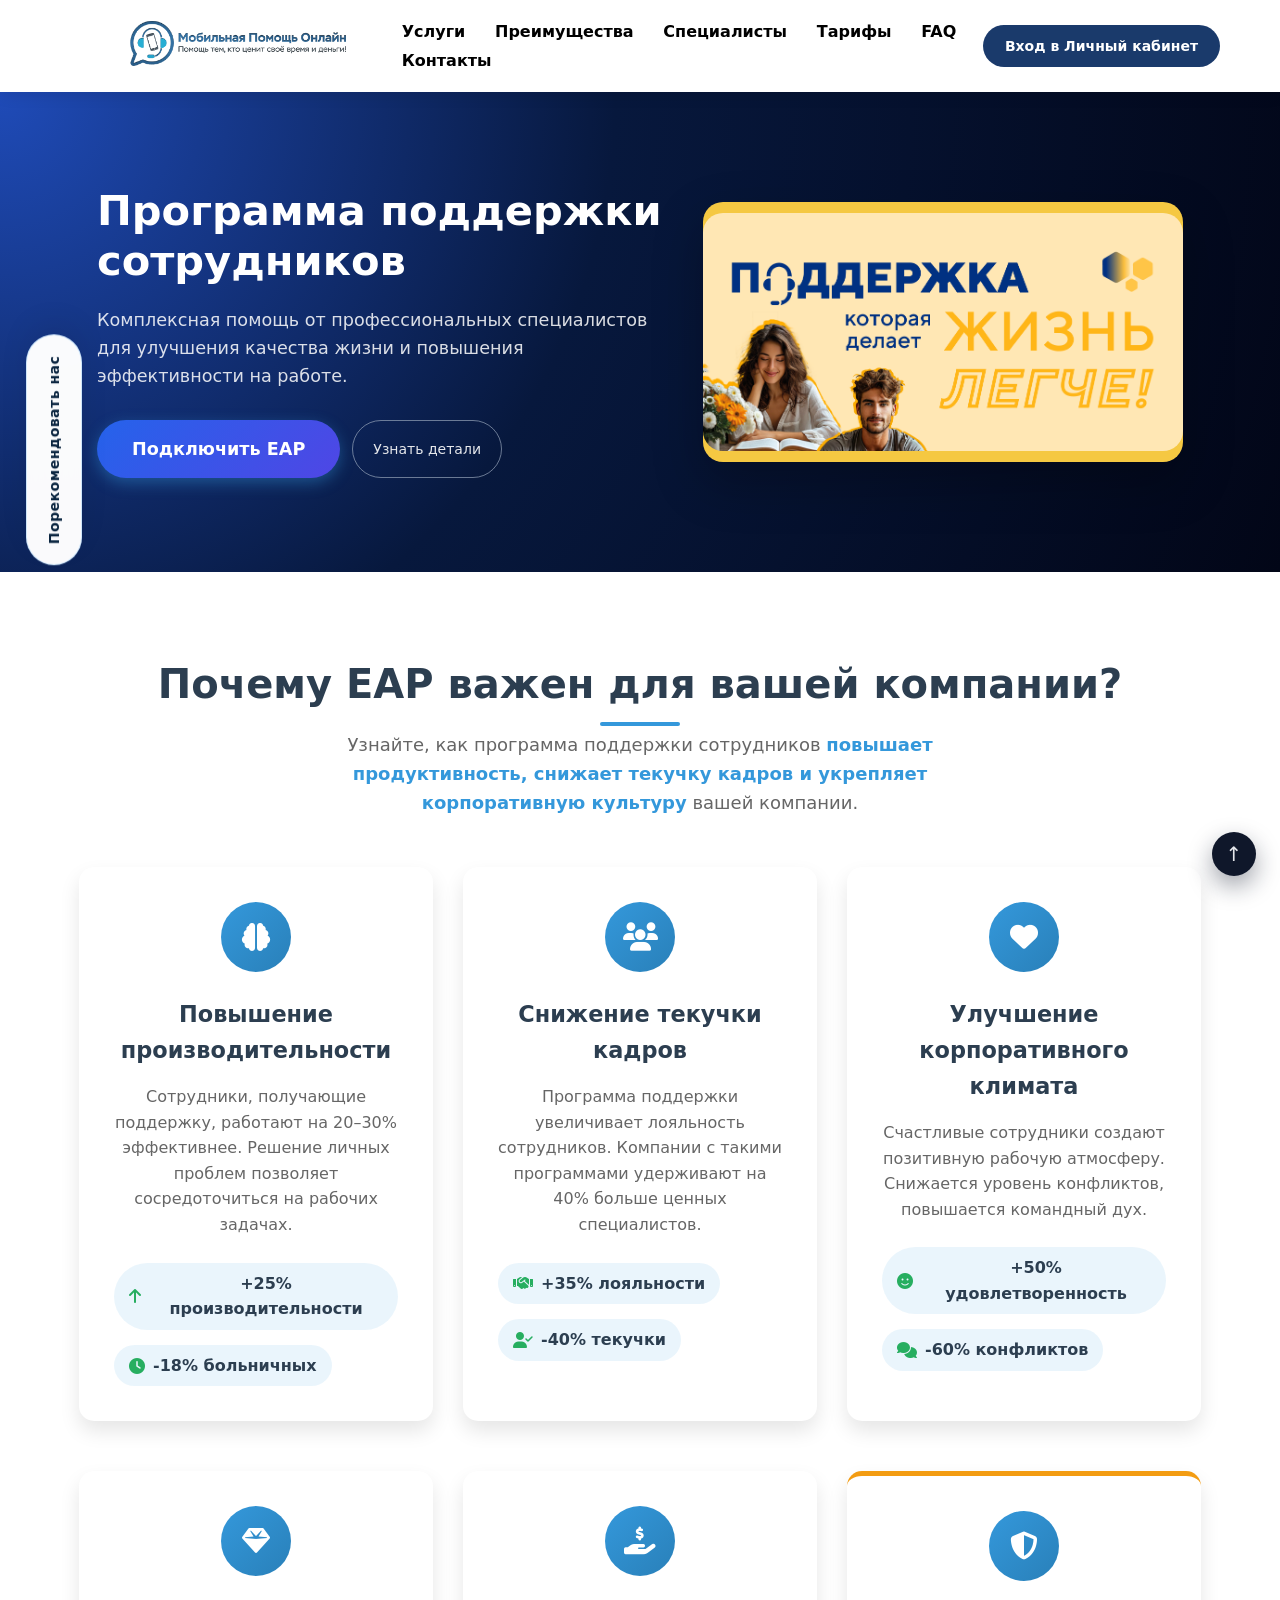
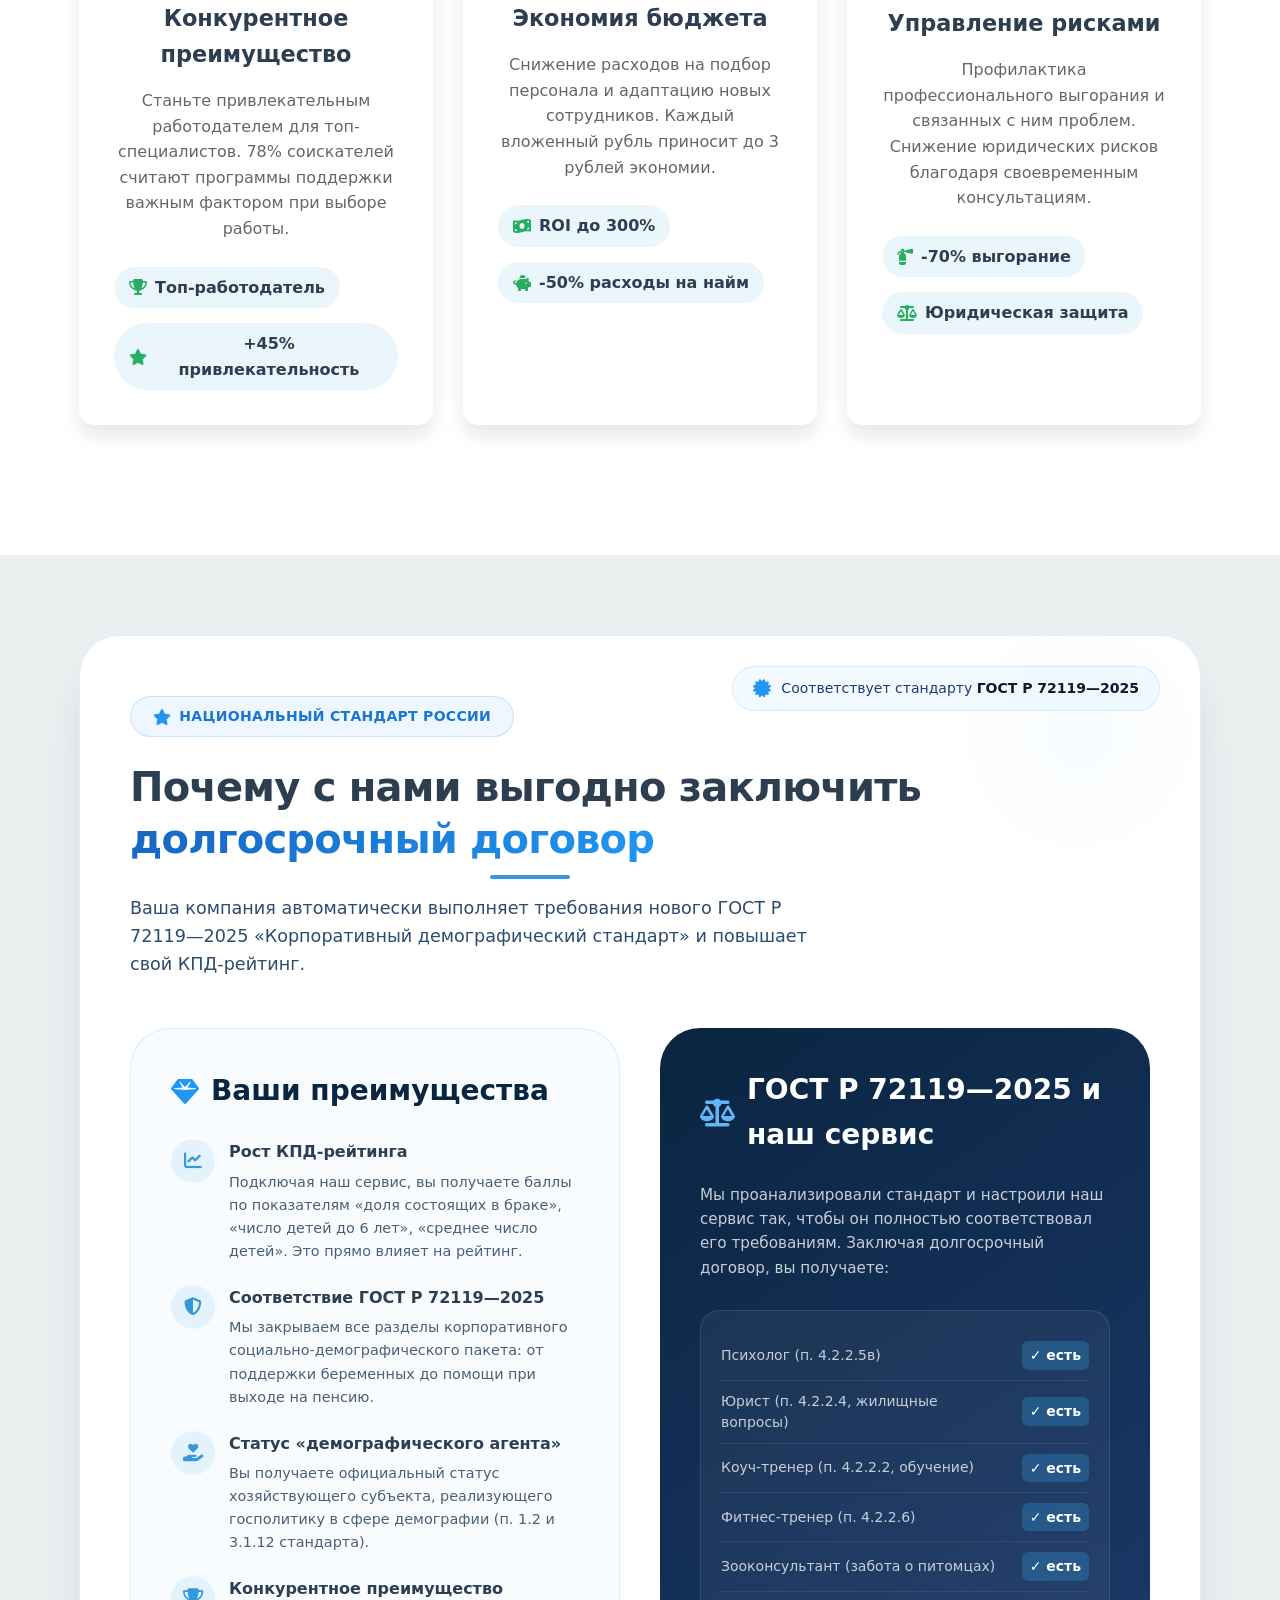
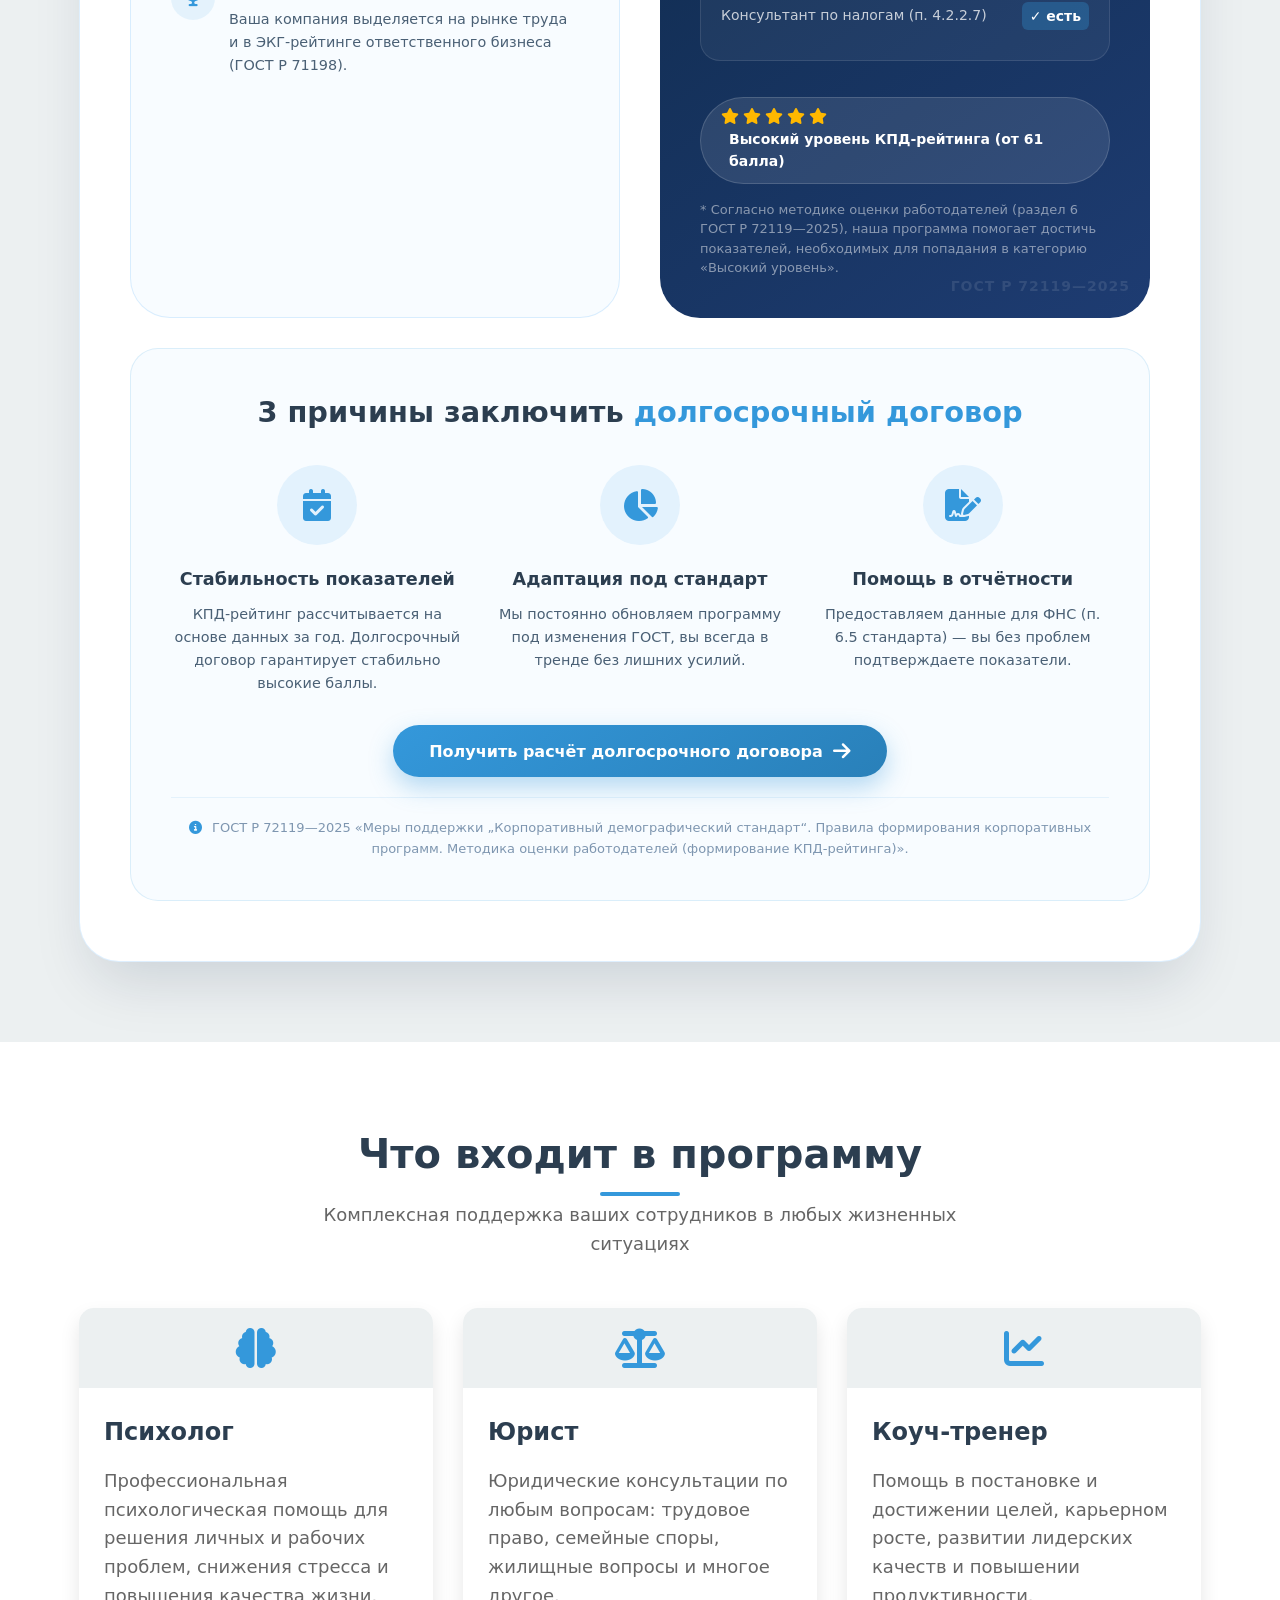
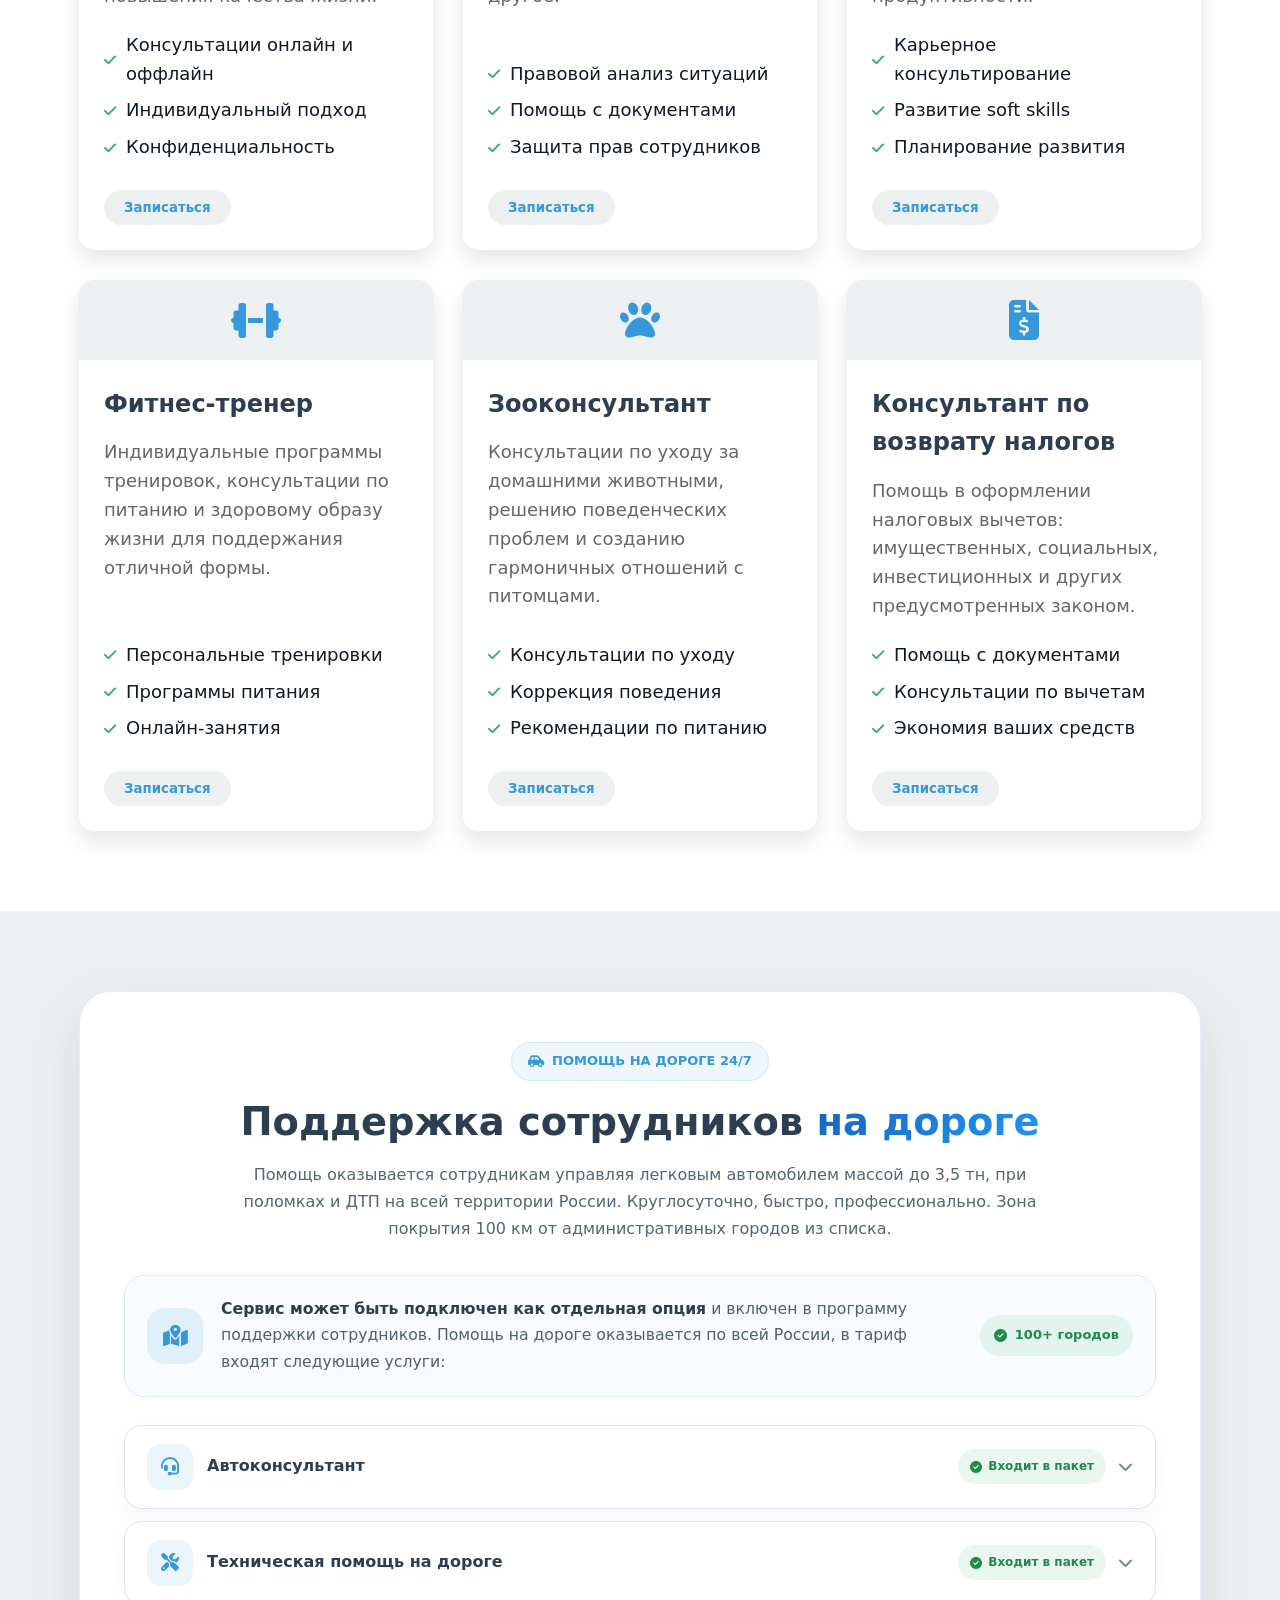
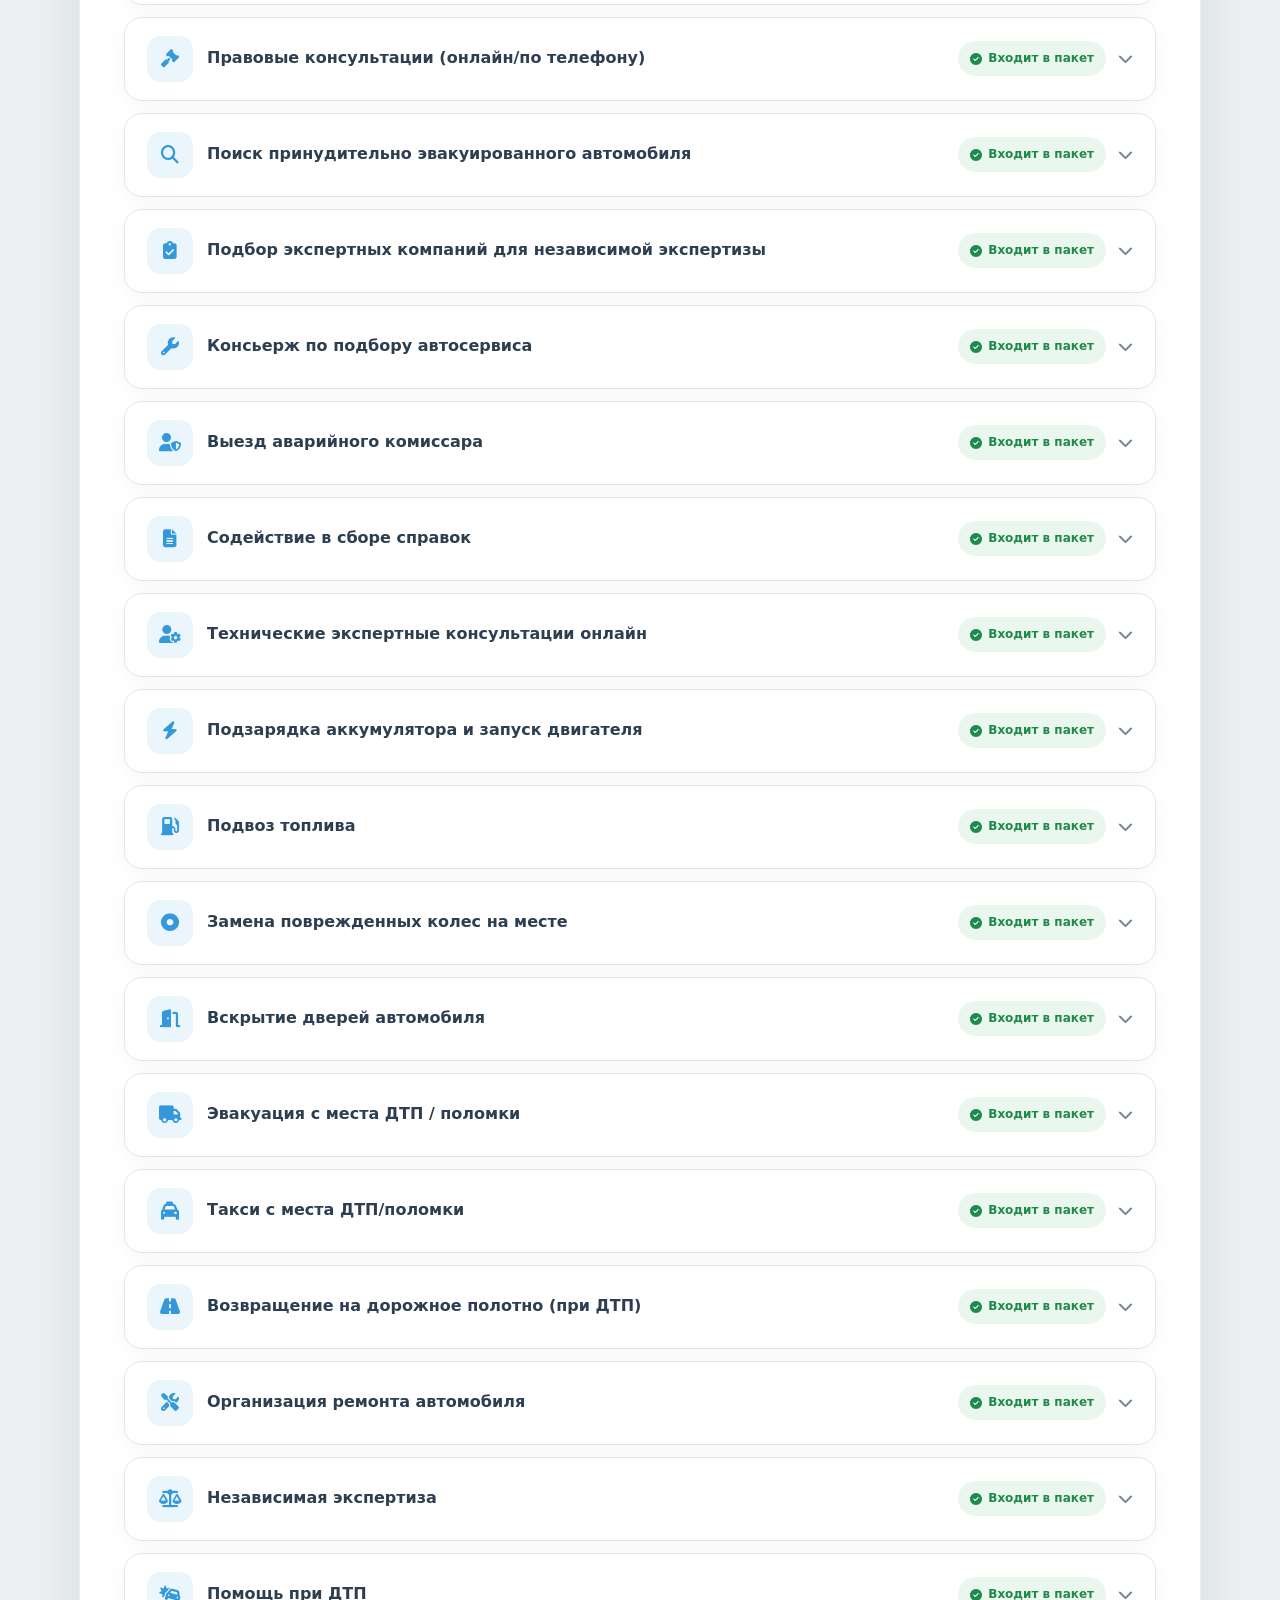
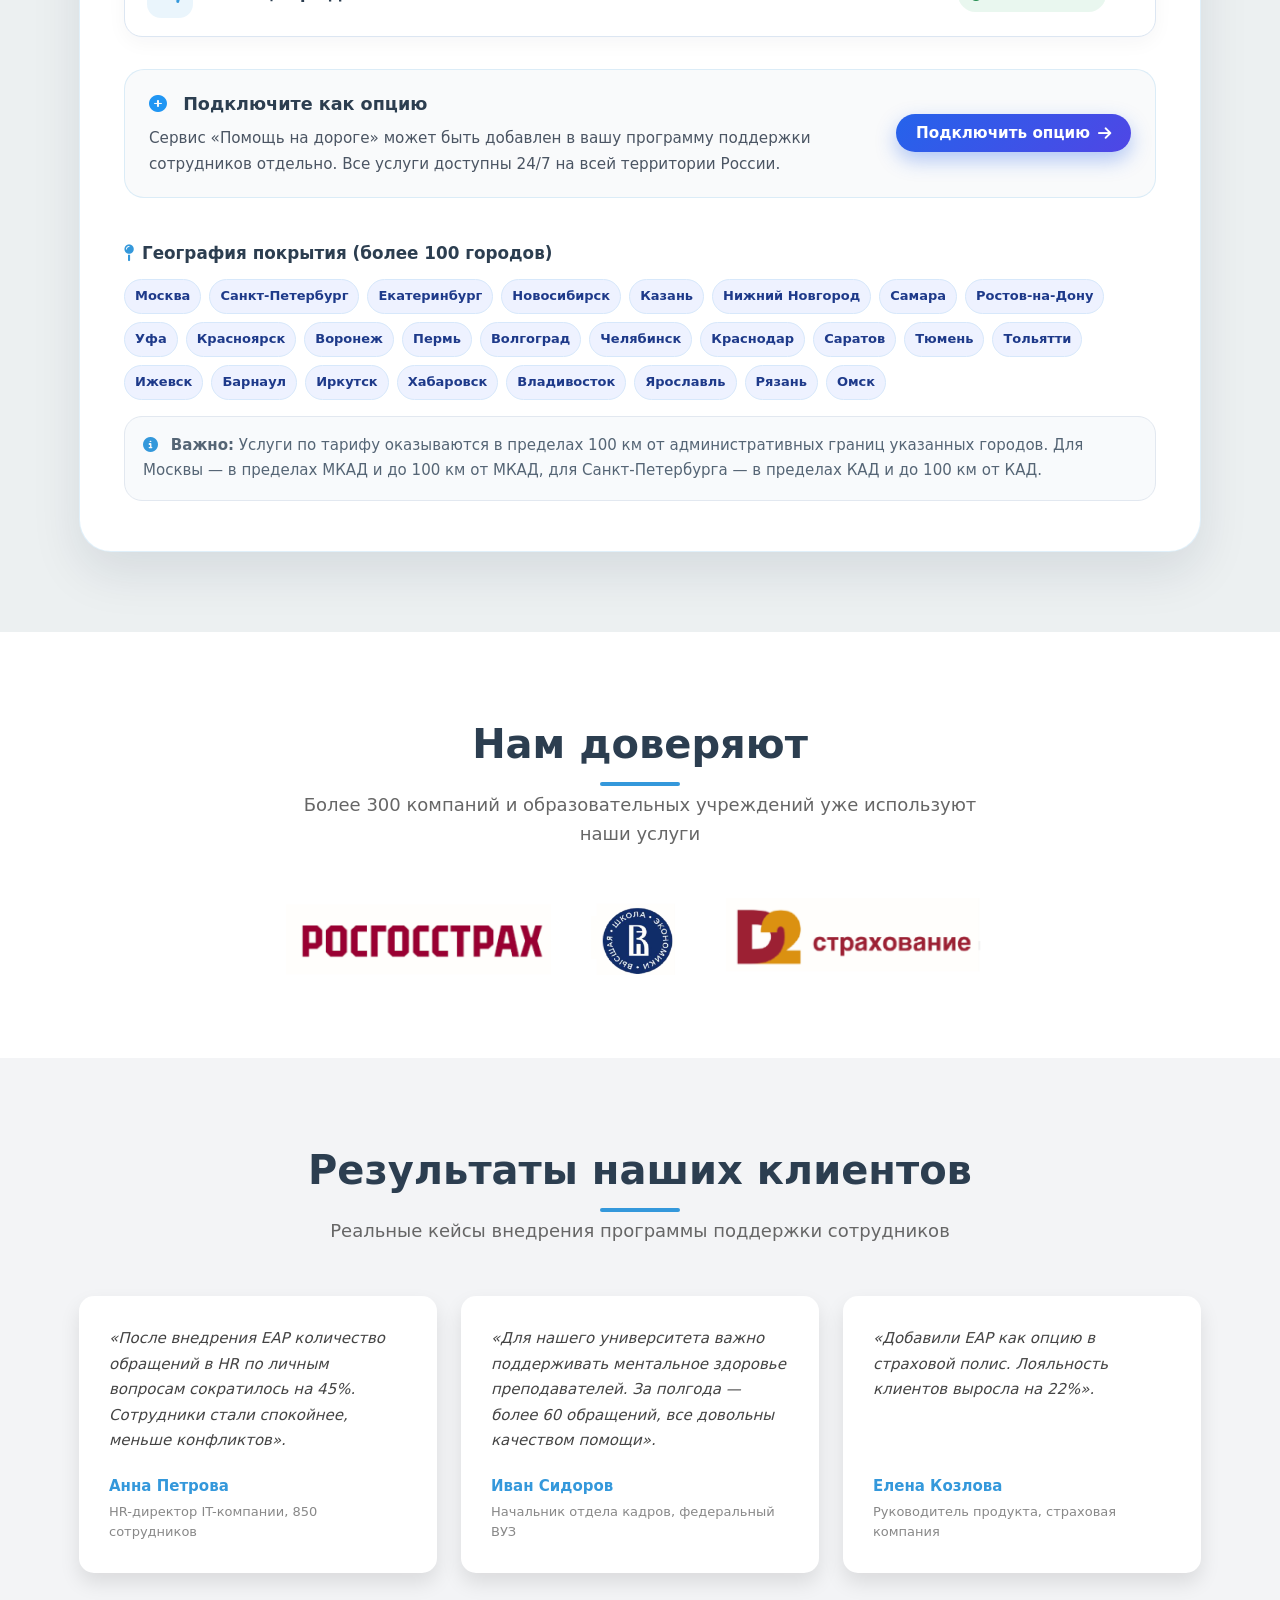
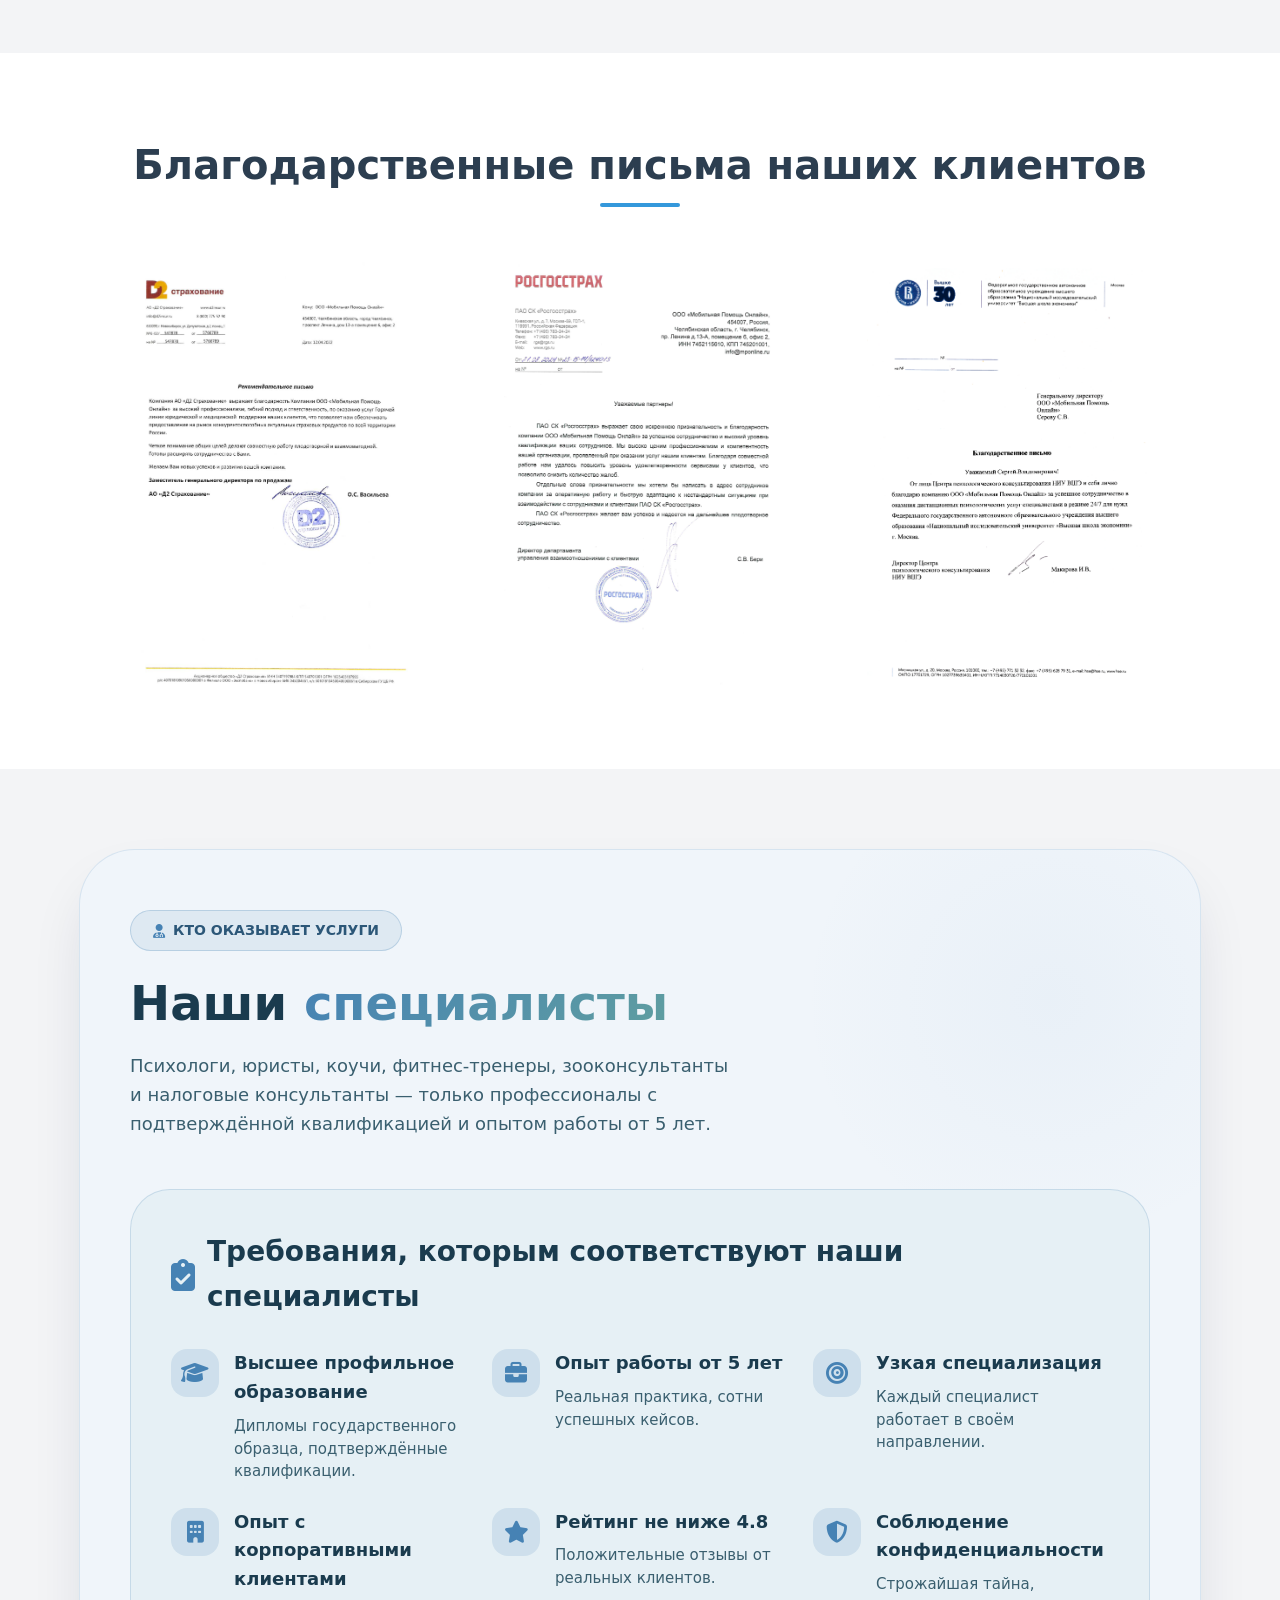
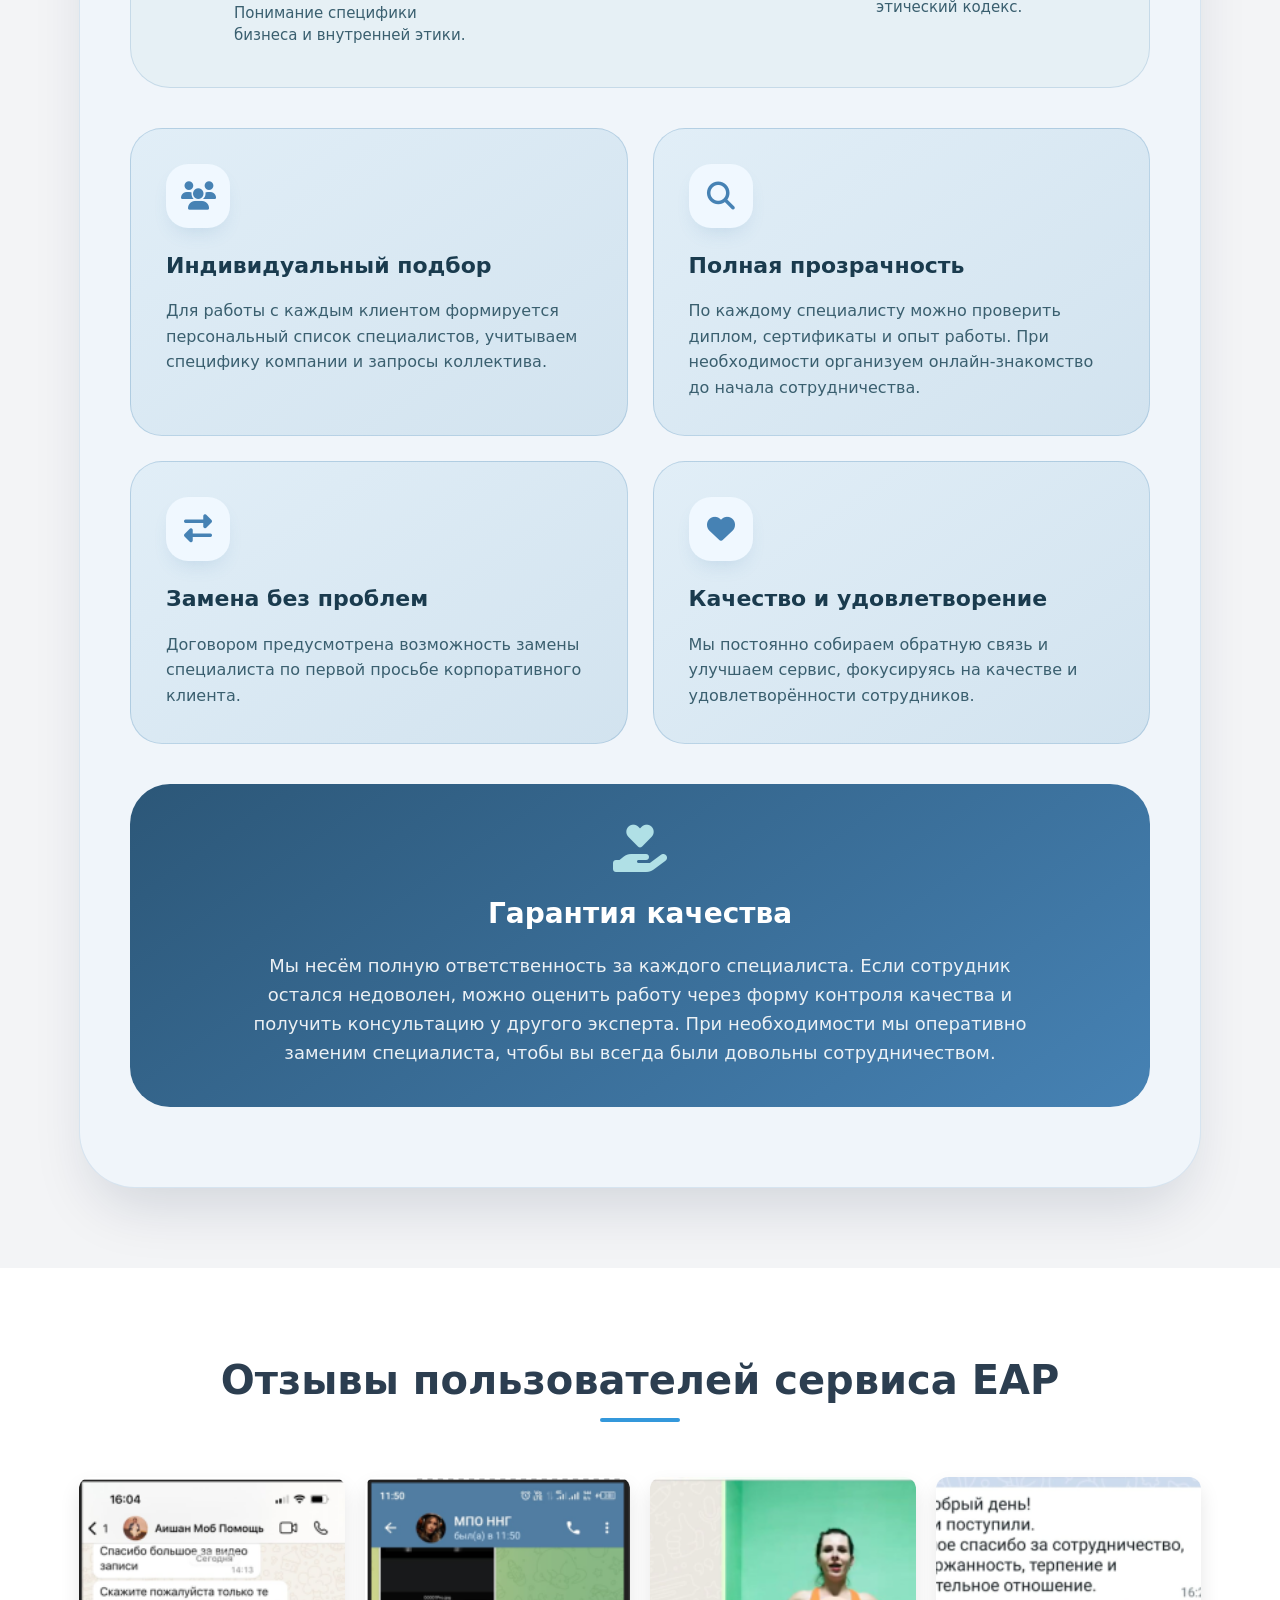
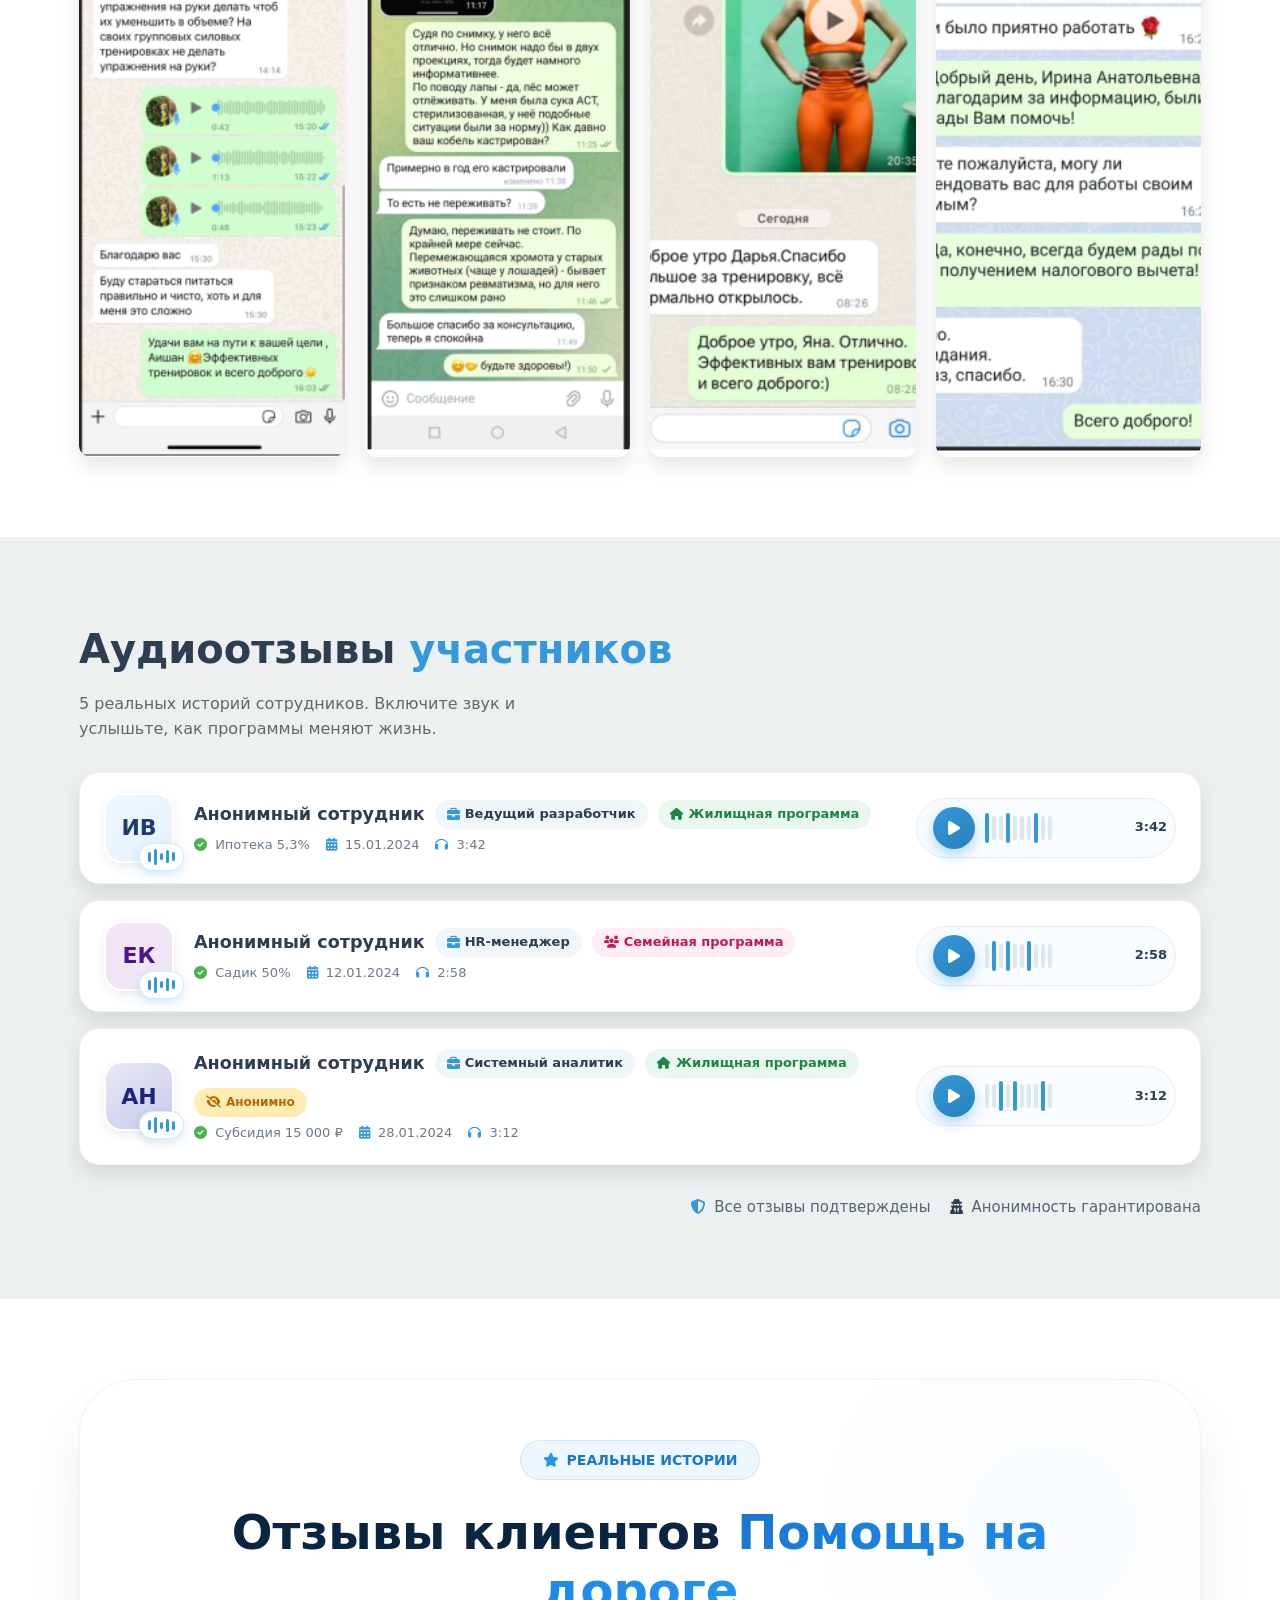
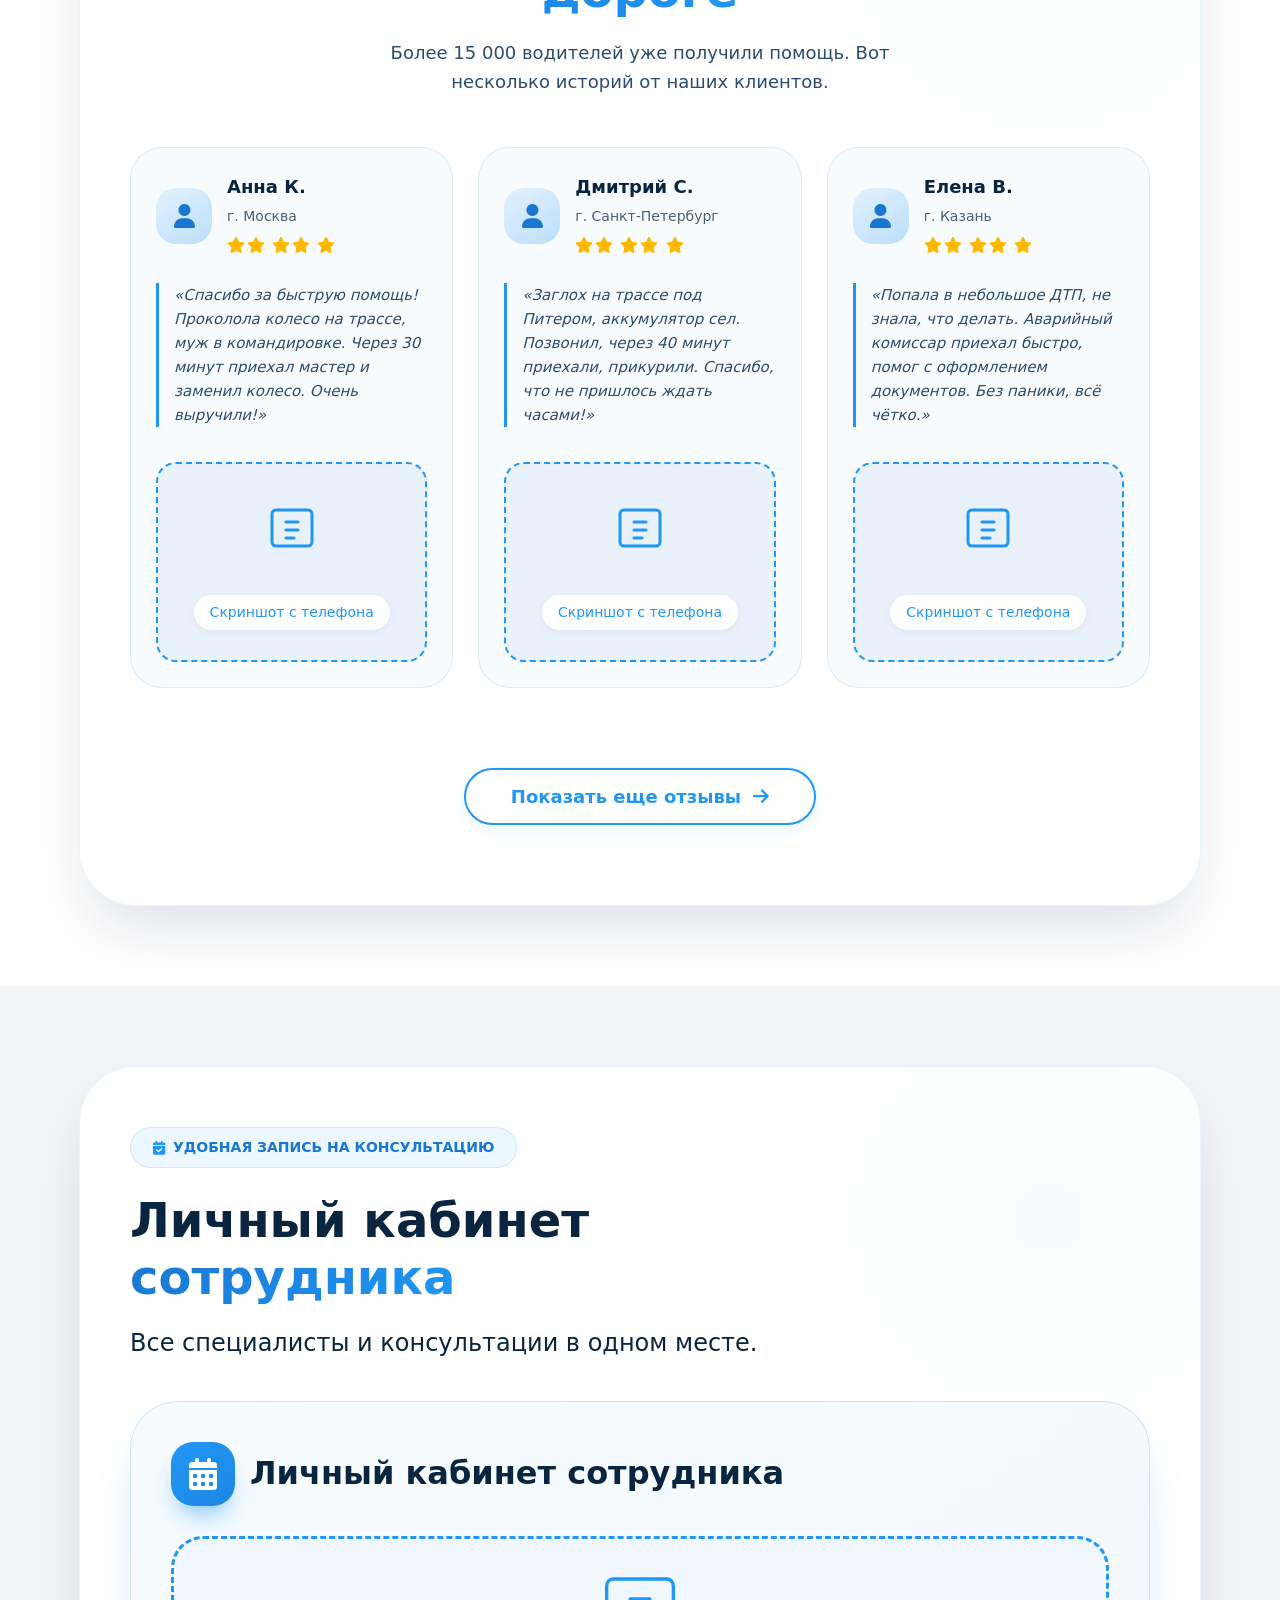
<file: index.html>
<!DOCTYPE html>
<html lang="ru">
<head>
  <meta charset="UTF-8">
  <meta name="viewport" content="width=device-width, initial-scale=1.0">
  <title>Программа поддержки сотрудников</title>

  <!-- Иконки Font Awesome -->
  <link rel="stylesheet"
        href="https://cdnjs.cloudflare.com/ajax/libs/font-awesome/6.4.0/css/all.min.css">

  <!-- Основные стили сайта -->
  <link rel="stylesheet" href="styles.css">
</head>
<body id="top">

  <!-- Шапка -->
  <header class="site-header">
    <div class="site-header-inner">
      <div class="logo">
        <a href="#home" class="logo-link">
          <img src="images/logo.png" alt="Программа поддержки сотрудников" class="logo-img">
        </a>
      </div>
      <nav class="site-nav">
        <a href="#home">Услуги</a>
        <a href="#leaders">Преимущества</a>
        <a href="#specialists">Специалисты</a>
        <a href="#pricing">Тарифы</a>
        <a href="#faq">FAQ</a>
        <a href="#contacts">Контакты</a>
      </nav>
      <a href="#" class="btn-lk">Вход в Личный кабинет</a>
    </div>
  </header>

<main>
<!-- HERO -->
<section class="section section-hero" id="home">
  <div class="container">
    <div class="hero-inner">
      <div class="hero-text">
        <h1>Программа поддержки сотрудников</h1>
        <p>Комплексная помощь от профессиональных специалистов для улучшения качества жизни и повышения эффективности на работе.</p>
        <div class="hero-buttons">
          <a href="#leaders" class="btn btn-primary cta-button">Подключить ЕАР</a>
          <a href="#specialists" class="btn btn-outline">Узнать детали</a>
        </div>
      </div>
      <div class="hero-card">
        <img src="images/hero-image.png" alt="Поддержка сотрудников" class="hero-img">
      </div>
    </div>
  </div>
</section>

<!-- Почему ЕАР важен -->
<section class="benefits benefits-white" id="leaders">
  <div class="container leaders-container">
    <div class="section-title">
      <h2>Почему ЕАР важен для вашей компании?</h2>
      <p>
        Узнайте, как программа поддержки сотрудников
        <span class="leaders-highlight">повышает продуктивность, снижает текучку кадров и укрепляет корпоративную культуру</span>
        вашей компании.
      </p>
    </div>

    <div class="leaders-cards">
      <div class="leader-card">
        <div class="leader-card-icon">
          <i class="fas fa-brain"></i>
        </div>
        <h3>Повышение производительности</h3>
        <p>Сотрудники, получающие поддержку, работают на 20–30% эффективнее. Решение личных проблем позволяет сосредоточиться на рабочих задачах.</p>
        <div class="leader-stats">
          <div class="stat-item">
            <i class="fas fa-arrow-up"></i>
            <span>+25% производительности</span>
          </div>
          <div class="stat-item">
            <i class="fas fa-clock"></i>
            <span>-18% больничных</span>
          </div>
        </div>
      </div>

      <div class="leader-card">
        <div class="leader-card-icon">
          <i class="fas fa-users"></i>
        </div>
        <h3>Снижение текучки кадров</h3>
        <p>Программа поддержки увеличивает лояльность сотрудников. Компании с такими программами удерживают на 40% больше ценных специалистов.</p>
        <div class="leader-stats">
          <div class="stat-item">
            <i class="fas fa-handshake"></i>
            <span>+35% лояльности</span>
          </div>
          <div class="stat-item">
            <i class="fas fa-user-check"></i>
            <span>-40% текучки</span>
          </div>
        </div>
      </div>

      <div class="leader-card">
        <div class="leader-card-icon">
          <i class="fas fa-heart"></i>
        </div>
        <h3>Улучшение корпоративного климата</h3>
        <p>Счастливые сотрудники создают позитивную рабочую атмосферу. Снижается уровень конфликтов, повышается командный дух.</p>
        <div class="leader-stats">
          <div class="stat-item">
            <i class="fas fa-smile"></i>
            <span>+50% удовлетворенность</span>
          </div>
          <div class="stat-item">
            <i class="fas fa-comments"></i>
            <span>-60% конфликтов</span>
          </div>
        </div>
      </div>
    </div>

    <div class="leaders-cards">
      <div class="leader-card">
        <div class="leader-card-icon">
          <i class="fas fa-gem"></i>
        </div>
        <h3>Конкурентное преимущество</h3>
        <p>Станьте привлекательным работодателем для топ-специалистов. 78% соискателей считают программы поддержки важным фактором при выборе работы.</p>
        <div class="leader-stats">
          <div class="stat-item">
            <i class="fas fa-trophy"></i>
            <span>Топ-работодатель</span>
          </div>
          <div class="stat-item">
            <i class="fas fa-star"></i>
            <span>+45% привлекательность</span>
          </div>
        </div>
      </div>

      <div class="leader-card">
        <div class="leader-card-icon">
          <i class="fas fa-hand-holding-usd"></i>
        </div>
        <h3>Экономия бюджета</h3>
        <p>Снижение расходов на подбор персонала и адаптацию новых сотрудников. Каждый вложенный рубль приносит до 3 рублей экономии.</p>
        <div class="leader-stats">
          <div class="stat-item">
            <i class="fas fa-money-bill-wave"></i>
            <span>ROI до 300%</span>
          </div>
          <div class="stat-item">
            <i class="fas fa-piggy-bank"></i>
            <span>-50% расходы на найм</span>
          </div>
        </div>
      </div>

      <div class="leader-card premium">
        <div class="leader-card-icon">
          <i class="fas fa-shield-alt"></i>
        </div>
        <h3>Управление рисками</h3>
        <p>Профилактика профессионального выгорания и связанных с ним проблем. Снижение юридических рисков благодаря своевременным консультациям.</p>
        <div class="leader-stats">
          <div class="stat-item">
            <i class="fas fa-fire-extinguisher"></i>
            <span>-70% выгорание</span>
          </div>
          <div class="stat-item">
            <i class="fas fa-balance-scale"></i>
            <span>Юридическая защита</span>
          </div>
        </div>
      </div>
    </div>
  </div>
</section>

<!-- Блок ГОСТ -->
<section class="benefits">
  <div class="container">
    <div class="gost-inner">
      <div class="gost-badge-top">
        <i class="fas fa-certificate"></i>
        <span>Соответствует стандарту <strong>ГОСТ Р 72119—2025</strong></span>
      </div>

      <div class="gost-header">
        <div class="gost-chip">
          <i class="fas fa-star"></i>
          <span>НАЦИОНАЛЬНЫЙ СТАНДАРТ РОССИИ</span>
        </div>

        <h2>
          Почему с нами выгодно заключить
          <span class="gost-highlight">долгосрочный договор</span>
        </h2>

        <p class="gost-desc">
          Ваша компания автоматически выполняет требования нового ГОСТ Р 72119—2025
          «Корпоративный демографический стандарт» и повышает свой КПД-рейтинг.
        </p>
      </div>

      <div class="gost-columns">
        <div class="gost-left">
          <div class="gost-section-title">
            <i class="fas fa-gem"></i>
            <span>Ваши преимущества</span>
          </div>

          <ul class="gost-benefits">
            <li class="gost-benefit-item">
              <div class="gost-benefit-icon"><i class="fas fa-chart-line"></i></div>
              <div class="gost-benefit-text">
                <h3>Рост КПД-рейтинга</h3>
                <p>Подключая наш сервис, вы получаете баллы по показателям «доля состоящих в браке», «число детей до 6 лет», «среднее число детей». Это прямо влияет на рейтинг.</p>
              </div>
            </li>

            <li class="gost-benefit-item">
              <div class="gost-benefit-icon"><i class="fas fa-shield-alt"></i></div>
              <div class="gost-benefit-text">
                <h3>Соответствие ГОСТ Р 72119—2025</h3>
                <p>Мы закрываем все разделы корпоративного социально-демографического пакета: от поддержки беременных до помощи при выходе на пенсию.</p>
              </div>
            </li>

            <li class="gost-benefit-item">
              <div class="gost-benefit-icon"><i class="fas fa-hand-holding-heart"></i></div>
              <div class="gost-benefit-text">
                <h3>Статус «демографического агента»</h3>
                <p>Вы получаете официальный статус хозяйствующего субъекта, реализующего госполитику в сфере демографии (п. 1.2 и 3.1.12 стандарта).</p>
              </div>
            </li>

            <li class="gost-benefit-item">
              <div class="gost-benefit-icon"><i class="fas fa-trophy"></i></div>
              <div class="gost-benefit-text">
                <h3>Конкурентное преимущество</h3>
                <p>Ваша компания выделяется на рынке труда и в ЭКГ-рейтинге ответственного бизнеса (ГОСТ Р 71198).</p>
              </div>
            </li>
          </ul>
        </div>

        <div class="gost-right">
          <div class="gost-section-title gost-section-title--white">
            <i class="fas fa-balance-scale"></i>
            <span>ГОСТ Р 72119—2025 и наш сервис</span>
          </div>

          <p class="gost-right-desc">
            Мы проанализировали стандарт и настроили наш сервис так, чтобы он полностью соответствовал его требованиям.
            Заключая долгосрочный договор, вы получаете:
          </p>

          <div class="gost-table">
            <div class="gost-table-row">
              <span class="gost-table-label">Психолог (п. 4.2.2.5в)</span>
              <span class="gost-table-value">✓ есть</span>
            </div>
            <div class="gost-table-row">
              <span class="gost-table-label">Юрист (п. 4.2.2.4, жилищные вопросы)</span>
              <span class="gost-table-value">✓ есть</span>
            </div>
            <div class="gost-table-row">
              <span class="gost-table-label">Коуч-тренер (п. 4.2.2.2, обучение)</span>
              <span class="gost-table-value">✓ есть</span>
            </div>
            <div class="gost-table-row">
              <span class="gost-table-label">Фитнес-тренер (п. 4.2.2.6)</span>
              <span class="gost-table-value">✓ есть</span>
            </div>
            <div class="gost-table-row">
              <span class="gost-table-label">Зооконсультант (забота о питомцах)</span>
              <span class="gost-table-value">✓ есть</span>
            </div>
            <div class="gost-table-row">
              <span class="gost-table-label">Консультант по налогам (п. 4.2.2.7)</span>
              <span class="gost-table-value">✓ есть</span>
            </div>
          </div>

          <div class="gost-rating">
            <i class="fas fa-star"></i>
            <i class="fas fa-star"></i>
            <i class="fas fa-star"></i>
            <i class="fas fa-star"></i>
            <i class="fas fa-star"></i>
            <span>Высокий уровень КПД-рейтинга (от 61 балла)</span>
          </div>

          <p class="gost-right-note">
            * Согласно методике оценки работодателей (раздел 6 ГОСТ Р 72119—2025),
            наша программа помогает достичь показателей, необходимых для попадания
            в категорию «Высокий уровень».
          </p>
        </div>
      </div>

      <div class="gost-steps">
        <h2 class="gost-steps-title">
          3 причины заключить <span>долгосрочный договор</span>
        </h2>

        <div class="gost-steps-grid">
          <div class="gost-step-item">
            <div class="gost-step-circle">
              <i class="fas fa-calendar-check"></i>
            </div>
            <h3 class="gost-step-h3">Стабильность показателей</h3>
            <p class="gost-step-p">
              КПД-рейтинг рассчитывается на основе данных за год. Долгосрочный договор гарантирует стабильно высокие баллы.
            </p>
          </div>

          <div class="gost-step-item">
            <div class="gost-step-circle">
              <i class="fas fa-chart-pie"></i>
            </div>
            <h3 class="gost-step-h3">Адаптация под стандарт</h3>
            <p class="gost-step-p">
              Мы постоянно обновляем программу под изменения ГОСТ, вы всегда в тренде без лишних усилий.
            </p>
          </div>

          <div class="gost-step-item">
            <div class="gost-step-circle">
              <i class="fas fa-file-signature"></i>
            </div>
            <h3 class="gost-step-h3">Помощь в отчётности</h3>
            <p class="gost-step-p">
              Предоставляем данные для ФНС (п. 6.5 стандарта) — вы без проблем подтверждаете показатели.
            </p>
          </div>
        </div>

        <div class="gost-cta">
          <button class="gost-cta-btn" onclick="alert('Заявка отправлена! Мы свяжемся с вами для расчёта индивидуальных условий.')">
            Получить расчёт долгосрочного договора <i class="fas fa-arrow-right"></i>
          </button>
        </div>

        <p class="gost-footer-note">
          <i class="fas fa-info-circle"></i>
          ГОСТ Р 72119—2025 «Меры поддержки „Корпоративный демографический стандарт“. Правила формирования корпоративных программ. Методика оценки работодателей (формирование КПД-рейтинга)».
        </p>
      </div>
    </div>
  </div>
</section>

<!-- Специалисты -->
<section class="specialists" id="specialists">
  <div class="container">
    <div class="section-title">
      <h2>Что входит в программу</h2>
      <p>Комплексная поддержка ваших сотрудников в любых жизненных ситуациях</p>
    </div>

    <div class="specialists-grid">
      <div class="specialist-card">
        <div class="specialist-icon">
          <i class="fas fa-brain"></i>
        </div>
        <div class="specialist-content">
          <h3>Психолог</h3>
          <p>Профессиональная психологическая помощь для решения личных и рабочих проблем, снижения стресса и повышения качества жизни.</p>
          <ul class="specialist-features">
            <li><i class="fas fa-check"></i> Консультации онлайн и оффлайн</li>
            <li><i class="fas fa-check"></i> Индивидуальный подход</li>
            <li><i class="fas fa-check"></i> Конфиденциальность</li>
          </ul>
          <button class="specialist-button">Записаться</button>
        </div>
      </div>

      <div class="specialist-card">
        <div class="specialist-icon">
          <i class="fas fa-balance-scale"></i>
        </div>
        <div class="specialist-content">
          <h3>Юрист</h3>
          <p>Юридические консультации по любым вопросам: трудовое право, семейные споры, жилищные вопросы и многое другое.</p>
          <ul class="specialist-features">
            <li><i class="fas fa-check"></i> Правовой анализ ситуаций</li>
            <li><i class="fas fa-check"></i> Помощь с документами</li>
            <li><i class="fas fa-check"></i> Защита прав сотрудников</li>
          </ul>
          <button class="specialist-button">Записаться</button>
        </div>
      </div>

      <div class="specialist-card">
        <div class="specialist-icon">
          <i class="fas fa-chart-line"></i>
        </div>
        <div class="specialist-content">
          <h3>Коуч-тренер</h3>
          <p>Помощь в постановке и достижении целей, карьерном росте, развитии лидерских качеств и повышении продуктивности.</p>
          <ul class="specialist-features">
            <li><i class="fas fa-check"></i> Карьерное консультирование</li>
            <li><i class="fas fa-check"></i> Развитие soft skills</li>
            <li><i class="fas fa-check"></i> Планирование развития</li>
          </ul>
          <button class="specialist-button">Записаться</button>
        </div>
      </div>

      <div class="specialist-card">
        <div class="specialist-icon">
          <i class="fas fa-dumbbell"></i>
        </div>
        <div class="specialist-content">
          <h3>Фитнес-тренер</h3>
          <p>Индивидуальные программы тренировок, консультации по питанию и здоровому образу жизни для поддержания отличной формы.</p>
          <ul class="specialist-features">
            <li><i class="fas fa-check"></i> Персональные тренировки</li>
            <li><i class="fas fa-check"></i> Программы питания</li>
            <li><i class="fas fa-check"></i> Онлайн-занятия</li>
          </ul>
          <button class="specialist-button">Записаться</button>
        </div>
      </div>

      <div class="specialist-card">
        <div class="specialist-icon">
          <i class="fas fa-paw"></i>
        </div>
        <div class="specialist-content">
          <h3>Зооконсультант</h3>
          <p>Консультации по уходу за домашними животными, решению поведенческих проблем и созданию гармоничных отношений с питомцами.</p>
          <ul class="specialist-features">
            <li><i class="fas fa-check"></i> Консультации по уходу</li>
            <li><i class="fas fa-check"></i> Коррекция поведения</li>
            <li><i class="fas fa-check"></i> Рекомендации по питанию</li>
          </ul>
          <button class="specialist-button">Записаться</button>
        </div>
      </div>

      <div class="specialist-card">
        <div class="specialist-icon">
          <i class="fas fa-file-invoice-dollar"></i>
        </div>
        <div class="specialist-content">
          <h3>Консультант по возврату налогов</h3>
          <p>Помощь в оформлении налоговых вычетов: имущественных, социальных, инвестиционных и других предусмотренных законом.</p>
          <ul class="specialist-features">
            <li><i class="fas fa-check"></i> Помощь с документами</li>
            <li><i class="fas fa-check"></i> Консультации по вычетам</li>
            <li><i class="fas fa-check"></i> Экономия ваших средств</li>
          </ul>
          <button class="specialist-button">Записаться</button>
        </div>
      </div>
    </div>
  </div>
</section>

  <!-- Помощь на дороге -->
<section class="roadside roadside-gray" id="roadside-help">
  <div class="container">
    <div class="roadside-block">
      <div class="content">
        <div class="header">
          <div class="chip">
            <i class="fas fa-car-side"></i> ПОМОЩЬ НА ДОРОГЕ 24/7
          </div>
          <h2>
            Поддержка сотрудников <span class="gradient-text">на дороге</span>
          </h2>
          <div class="description">
            Помощь оказывается сотрудникам управляя легковым автомобилем массой до 3,5 тн, при поломках и ДТП на всей территории России. Круглосуточно, быстро, профессионально. Зона покрытия 100 км от административных городов из списка.
          </div>
        </div>

        <div class="service-intro">
          <div class="intro-icon">
            <i class="fas fa-map-marked-alt"></i>
          </div>
          <div class="intro-text">
            <strong>Сервис может быть подключен как отдельная опция</strong> и включен в программу поддержки сотрудников.
            Помощь на дороге оказывается по всей России, в тариф входят следующие услуги:
          </div>
          <div class="badge">
            <i class="fas fa-check-circle"></i> 100+ городов
          </div>
        </div>

        <div class="services-accordion">
          <div class="service-accordion-item">
            <div class="service-accordion-header">
              <div class="service-accordion-header-left">
                <div class="service-accordion-icon"><i class="fas fa-headset"></i></div>
                <span class="service-accordion-title">Автоконсультант</span>
              </div>
              <div class="service-accordion-right">
                <span class="service-accordion-badge"><i class="fas fa-check-circle"></i> Входит в пакет</span>
                <i class="fas fa-chevron-down service-accordion-arrow"></i>
              </div>
            </div>
            <div class="service-accordion-content">
              <div class="service-accordion-inner">
                <p class="service-description">Консультации по техническим вопросам, связанным с автомобилем, помощь в определении характера неисправности, рекомендации по безопасности дальнейшего движения, консультации по устранению мелких неисправностей с пошаговыми инструкциями.</p>
              </div>
            </div>
          </div>

          <div class="service-accordion-item">
            <div class="service-accordion-header">
              <div class="service-accordion-header-left">
                <div class="service-accordion-icon"><i class="fas fa-tools"></i></div>
                <span class="service-accordion-title">Техническая помощь на дороге</span>
              </div>
              <div class="service-accordion-right">
                <span class="service-accordion-badge"><i class="fas fa-check-circle"></i> Входит в пакет</span>
                <i class="fas fa-chevron-down service-accordion-arrow"></i>
              </div>
            </div>
            <div class="service-accordion-content">
              <div class="service-accordion-inner">
                <p class="service-description">Выезд специалиста для оказания технической помощи при поломке: запуск аккумулятора от внешнего источника, замена или ремонт колеса, подвоз топлива (до 10 литров, топливо оплачивается отдельно), вскрытие дверей автомобиля, экстренный ремонт систем электрооборудования.</p>
              </div>
            </div>
          </div>

          <div class="service-accordion-item">
            <div class="service-accordion-header">
              <div class="service-accordion-header-left">
                <div class="service-accordion-icon"><i class="fas fa-gavel"></i></div>
                <span class="service-accordion-title">Правовые консультации (онлайн/по телефону)</span>
              </div>
              <div class="service-accordion-right">
                <span class="service-accordion-badge"><i class="fas fa-check-circle"></i> Входит в пакет</span>
                <i class="fas fa-chevron-down service-accordion-arrow"></i>
              </div>
            </div>
            <div class="service-accordion-content">
              <div class="service-accordion-inner">
                <p class="service-description">Круглосуточные консультации юристов по правовым вопросам, связанным с владением и эксплуатацией автомобиля (остановка ГИБДД, штрафы, изъятие прав, эвакуация на штрафстоянку), а также по вопросам приобретения, регистрации, налогообложения, эксплуатации и ремонта ТС.</p>
              </div>
            </div>
          </div>

          <div class="service-accordion-item">
            <div class="service-accordion-header">
              <div class="service-accordion-header-left">
                <div class="service-accordion-icon"><i class="fas fa-search"></i></div>
                <span class="service-accordion-title">Поиск принудительно эвакуированного автомобиля</span>
              </div>
              <div class="service-accordion-right">
                <span class="service-accordion-badge"><i class="fas fa-check-circle"></i> Входит в пакет</span>
                <i class="fas fa-chevron-down service-accordion-arrow"></i>
              </div>
            </div>
            <div class="service-accordion-content">
              <div class="service-accordion-inner">
                <p class="service-description">Дистанционные консультации по поиску принудительно эвакуированного автомобиля. Сообщение месторасположения и контактных данных стоянки в течение 30 минут с момента обращения.</p>
              </div>
            </div>
          </div>

          <div class="service-accordion-item">
            <div class="service-accordion-header">
              <div class="service-accordion-header-left">
                <div class="service-accordion-icon"><i class="fas fa-clipboard-check"></i></div>
                <span class="service-accordion-title">Подбор экспертных компаний для независимой экспертизы</span>
              </div>
              <div class="service-accordion-right">
                <span class="service-accordion-badge"><i class="fas fa-check-circle"></i> Входит в пакет</span>
                <i class="fas fa-chevron-down service-accordion-arrow"></i>
              </div>
            </div>
            <div class="service-accordion-content">
              <div class="service-accordion-inner">
                <p class="service-description">Подбор экспертных компаний для проведения независимой экспертизы транспортного средства (ущерб, трасология). Предоставление контактных данных не менее трех компаний и ориентировочных цен на работы.</p>
              </div>
            </div>
          </div>

          <div class="service-accordion-item">
            <div class="service-accordion-header">
              <div class="service-accordion-header-left">
                <div class="service-accordion-icon"><i class="fas fa-wrench"></i></div>
                <span class="service-accordion-title">Консьерж по подбору автосервиса</span>
              </div>
              <div class="service-accordion-right">
                <span class="service-accordion-badge"><i class="fas fa-check-circle"></i> Входит в пакет</span>
                <i class="fas fa-chevron-down service-accordion-arrow"></i>
              </div>
            </div>
            <div class="service-accordion-content">
              <div class="service-accordion-inner">
                <p class="service-description">Дистанционные консультации по подбору автосервиса для ремонта или технического обслуживания автомобиля, помощь в записи на СТОА. Предоставление контактных данных не менее трех компаний и ориентировочных цен.</p>
              </div>
            </div>
          </div>

          <div class="service-accordion-item">
            <div class="service-accordion-header">
              <div class="service-accordion-header-left">
                <div class="service-accordion-icon"><i class="fas fa-user-shield"></i></div>
                <span class="service-accordion-title">Выезд аварийного комиссара</span>
              </div>
              <div class="service-accordion-right">
                <span class="service-accordion-badge"><i class="fas fa-check-circle"></i> Входит в пакет</span>
                <i class="fas fa-chevron-down service-accordion-arrow"></i>
              </div>
            </div>
            <div class="service-accordion-content">
              <div class="service-accordion-inner">
                <p class="service-description">Выезд специалиста на место ДТП для консультационной и информационной поддержки при оформлении события, фото-видеосъемка, составление акта осмотра, содействие в получении документов из компетентных органов.</p>
              </div>
            </div>
          </div>

          <div class="service-accordion-item">
            <div class="service-accordion-header">
              <div class="service-accordion-header-left">
                <div class="service-accordion-icon"><i class="fas fa-file-alt"></i></div>
                <span class="service-accordion-title">Содействие в сборе справок</span>
              </div>
              <div class="service-accordion-right">
                <span class="service-accordion-badge"><i class="fas fa-check-circle"></i> Входит в пакет</span>
                <i class="fas fa-chevron-down service-accordion-arrow"></i>
              </div>
            </div>
            <div class="service-accordion-content">
              <div class="service-accordion-inner">
                <p class="service-description">Получение оригиналов документов из компетентных органов (ГИБДД, МВД, пожарной службы), подтверждающих факт наступления событий, послуживших причиной повреждения или гибели ТС. Доставка документов клиенту.</p>
              </div>
            </div>
          </div>

          <div class="service-accordion-item">
            <div class="service-accordion-header">
              <div class="service-accordion-header-left">
                <div class="service-accordion-icon"><i class="fas fa-user-gear"></i></div>
                <span class="service-accordion-title">Технические экспертные консультации онлайн</span>
              </div>
              <div class="service-accordion-right">
                <span class="service-accordion-badge"><i class="fas fa-check-circle"></i> Входит в пакет</span>
                <i class="fas fa-chevron-down service-accordion-arrow"></i>
              </div>
            </div>
            <div class="service-accordion-content">
              <div class="service-accordion-inner">
                <p class="service-description">Круглосуточные консультации инженера по вопросам эксплуатации автомобиля и устранения возникших неисправностей. Устная консультация по заданному вопросу в течение 15 минут.</p>
              </div>
            </div>
          </div>

          <div class="service-accordion-item">
            <div class="service-accordion-header">
              <div class="service-accordion-header-left">
                <div class="service-accordion-icon"><i class="fas fa-bolt"></i></div>
                <span class="service-accordion-title">Подзарядка аккумулятора и запуск двигателя</span>
              </div>
              <div class="service-accordion-right">
                <span class="service-accordion-badge"><i class="fas fa-check-circle"></i> Входит в пакет</span>
                <i class="fas fa-chevron-down service-accordion-arrow"></i>
              </div>
            </div>
            <div class="service-accordion-content">
              <div class="service-accordion-inner">
                <p class="service-description">Проведение мероприятий по запуску двигателя от внешнего источника. Выезд специалиста в течение 15 минут. В случае нецелесообразности — организация эвакуации.</p>
              </div>
            </div>
          </div>

          <div class="service-accordion-item">
            <div class="service-accordion-header">
              <div class="service-accordion-header-left">
                <div class="service-accordion-icon"><i class="fas fa-gas-pump"></i></div>
                <span class="service-accordion-title">Подвоз топлива</span>
              </div>
              <div class="service-accordion-right">
                <span class="service-accordion-badge"><i class="fas fa-check-circle"></i> Входит в пакет</span>
                <i class="fas fa-chevron-down service-accordion-arrow"></i>
              </div>
            </div>
            <div class="service-accordion-content">
              <div class="service-accordion-inner">
                <p class="service-description">Доставка топлива (до 10 литров) для восстановления готовности автомобиля к движению. Стоимость топлива оплачивается отдельно. Выезд специалиста в течение 15 минут.</p>
              </div>
            </div>
          </div>

          <div class="service-accordion-item">
            <div class="service-accordion-header">
              <div class="service-accordion-header-left">
                <div class="service-accordion-icon"><i class="fas fa-circle-dot"></i></div>
                <span class="service-accordion-title">Замена поврежденных колес на месте</span>
              </div>
              <div class="service-accordion-right">
                <span class="service-accordion-badge"><i class="fas fa-check-circle"></i> Входит в пакет</span>
                <i class="fas fa-chevron-down service-accordion-arrow"></i>
              </div>
            </div>
            <div class="service-accordion-content">
              <div class="service-accordion-inner">
                <p class="service-description">Замена поврежденных колес на имеющиеся у клиента запасные, либо транспортировка до ближайшего шиномонтажа. Выезд специалиста в течение 15 минут.</p>
              </div>
            </div>
          </div>

          <div class="service-accordion-item">
            <div class="service-accordion-header">
              <div class="service-accordion-header-left">
                <div class="service-accordion-icon"><i class="fas fa-door-open"></i></div>
                <span class="service-accordion-title">Вскрытие дверей автомобиля</span>
              </div>
              <div class="service-accordion-right">
                <span class="service-accordion-badge"><i class="fas fa-check-circle"></i> Входит в пакет</span>
                <i class="fas fa-chevron-down service-accordion-arrow"></i>
              </div>
            </div>
            <div class="service-accordion-content">
              <div class="service-accordion-inner">
                <p class="service-description">Проведение работ по вскрытию дверей автомобиля. Выезд специалиста в течение 15 минут. При невозможности вскрытия — организация эвакуации.</p>
              </div>
            </div>
          </div>

          <div class="service-accordion-item">
            <div class="service-accordion-header">
              <div class="service-accordion-header-left">
                <div class="service-accordion-icon"><i class="fas fa-truck"></i></div>
                <span class="service-accordion-title">Эвакуация с места ДТП / поломки</span>
              </div>
              <div class="service-accordion-right">
                <span class="service-accordion-badge"><i class="fas fa-check-circle"></i> Входит в пакет</span>
                <i class="fas fa-chevron-down service-accordion-arrow"></i>
              </div>
            </div>
            <div class="service-accordion-content">
              <div class="service-accordion-inner">
                <p class="service-description">Погрузка и транспортировка автомобиля до указанного клиентом места в границах территории оказания услуг. Эвакуация осуществляется только при предъявлении документов на автомобиль.</p>
              </div>
            </div>
          </div>

          <div class="service-accordion-item">
            <div class="service-accordion-header">
              <div class="service-accordion-header-left">
                <div class="service-accordion-icon"><i class="fas fa-taxi"></i></div>
                <span class="service-accordion-title">Такси с места ДТП/поломки</span>
              </div>
              <div class="service-accordion-right">
                <span class="service-accordion-badge"><i class="fas fa-check-circle"></i> Входит в пакет</span>
                <i class="fas fa-chevron-down service-accordion-arrow"></i>
              </div>
            </div>
            <div class="service-accordion-content">
              <div class="service-accordion-inner">
                <p class="service-description">Организация вызова такси и оплата услуг (в пределах 2000 рублей) в день эвакуации автомобиля с места ДТП/поломки. Услуга оказывается один раз по каждому случаю эвакуации.</p>
              </div>
            </div>
          </div>

          <div class="service-accordion-item">
            <div class="service-accordion-header">
              <div class="service-accordion-header-left">
                <div class="service-accordion-icon"><i class="fas fa-road"></i></div>
                <span class="service-accordion-title">Возвращение на дорожное полотно (при ДТП)</span>
              </div>
              <div class="service-accordion-right">
                <span class="service-accordion-badge"><i class="fas fa-check-circle"></i> Входит в пакет</span>
                <i class="fas fa-chevron-down service-accordion-arrow"></i>
              </div>
            </div>
            <div class="service-accordion-content">
              <div class="service-accordion-inner">
                <p class="service-description">Возвращение автомобиля на дорожное полотно при помощи буксировки, если он находится вне дороги, но не далее 15 метров. Выезд специалиста в течение 15 минут.</p>
              </div>
            </div>
          </div>

          <div class="service-accordion-item">
            <div class="service-accordion-header">
              <div class="service-accordion-header-left">
                <div class="service-accordion-icon"><i class="fas fa-screwdriver-wrench"></i></div>
                <span class="service-accordion-title">Организация ремонта автомобиля</span>
              </div>
              <div class="service-accordion-right">
                <span class="service-accordion-badge"><i class="fas fa-check-circle"></i> Входит в пакет</span>
                <i class="fas fa-chevron-down service-accordion-arrow"></i>
              </div>
            </div>
            <div class="service-accordion-content">
              <div class="service-accordion-inner">
                <p class="service-description">Консультационная помощь в организации ремонта, подборе СТО, поиске и доставке запчастей (стоимость запчастей и доставки оплачивается отдельно).</p>
              </div>
            </div>
          </div>

          <div class="service-accordion-item">
            <div class="service-accordion-header">
              <div class="service-accordion-header-left">
                <div class="service-accordion-icon"><i class="fas fa-scale-balanced"></i></div>
                <span class="service-accordion-title">Независимая экспертиза</span>
              </div>
              <div class="service-accordion-right">
                <span class="service-accordion-badge"><i class="fas fa-check-circle"></i> Входит в пакет</span>
                <i class="fas fa-chevron-down service-accordion-arrow"></i>
              </div>
            </div>
            <div class="service-accordion-content">
              <div class="service-accordion-inner">
                <p class="service-description">Составление акта осмотра и сметы на восстановительный ремонт при ДТП с двумя и более участниками. Срок оказания — не более 3 рабочих дней при условии доступа к автомобилю.</p>
              </div>
            </div>
          </div>

          <div class="service-accordion-item">
            <div class="service-accordion-header">
              <div class="service-accordion-header-left">
                <div class="service-accordion-icon"><i class="fas fa-car-crash"></i></div>
                <span class="service-accordion-title">Помощь при ДТП</span>
              </div>
              <div class="service-accordion-right">
                <span class="service-accordion-badge"><i class="fas fa-check-circle"></i> Входит в пакет</span>
                <i class="fas fa-chevron-down service-accordion-arrow"></i>
              </div>
            </div>
            <div class="service-accordion-content">
              <div class="service-accordion-inner">
                <p class="service-description">Выезд специалиста для проведения мероприятий по восстановлению автомобиля к самостоятельному движению после ДТП. Выезд в течение 15 минут, дистанционная диагностика.</p>
              </div>
            </div>
          </div>
        </div>

        <div class="option-block">
          <div class="option-content">
            <h3>
              <i class="fas fa-plus-circle" style="color: #2196F3; margin-right: 10px;"></i>
              Подключите как опцию
            </h3>
            <p>
              Сервис «Помощь на дороге» может быть добавлен в вашу программу поддержки сотрудников отдельно.
              Все услуги доступны 24/7 на всей территории России.
            </p>
          </div>
          <div class="option-button">
            <button class="option-btn">
              <span>Подключить опцию</span>
              <i class="fas fa-arrow-right"></i>
            </button>
          </div>
        </div>

        <div class="cities">
          <div class="cities-title">
            <i class="fas fa-map-pin"></i> География покрытия (более 100 городов)
          </div>

          <div class="cities-grid">
            <span class="city-tag">Москва</span>
            <span class="city-tag">Санкт-Петербург</span>
            <span class="city-tag">Екатеринбург</span>
            <span class="city-tag">Новосибирск</span>
            <span class="city-tag">Казань</span>
            <span class="city-tag">Нижний Новгород</span>
            <span class="city-tag">Самара</span>
            <span class="city-tag">Ростов-на-Дону</span>
            <span class="city-tag">Уфа</span>
            <span class="city-tag">Красноярск</span>
            <span class="city-tag">Воронеж</span>
            <span class="city-tag">Пермь</span>
            <span class="city-tag">Волгоград</span>
            <span class="city-tag">Челябинск</span>
            <span class="city-tag">Краснодар</span>
            <span class="city-tag">Саратов</span>
            <span class="city-tag">Тюмень</span>
            <span class="city-tag">Тольятти</span>
            <span class="city-tag">Ижевск</span>
            <span class="city-tag">Барнаул</span>
            <span class="city-tag">Иркутск</span>
            <span class="city-tag">Хабаровск</span>
            <span class="city-tag">Владивосток</span>
            <span class="city-tag">Ярославль</span>
            <span class="city-tag">Рязань</span>
            <span class="city-tag">Омск</span>
          </div>

          <div class="geo-info">
            <p>
              <i class="fas fa-info-circle"></i>
              <strong>Важно:</strong> Услуги по тарифу оказываются в пределах 100 км от административных границ указанных городов.
              Для Москвы — в пределах МКАД и до 100 км от МКАД, для Санкт-Петербурга — в пределах КАД и до 100 км от КАД.
            </p>
          </div>
        </div>
      </div>
    </div>
  </div>
</section>

  <!-- Нам доверяют -->
<section class="benefits benefits-white">
  <div class="container leaders-container">
    <div class="section-title">
      <h2>Нам доверяют</h2>
      <p>Более 300 компаний и образовательных учреждений уже используют наши услуги</p>
    </div>

    <div class="trusted-logos">
      <div class="trusted-logo-item">
        <img src="images/dov1.png" alt="Росгосстрах">
      </div>
      <div class="trusted-logo-item">
        <img src="images/dov2.png" alt="Высшая школа экономики">
      </div>
      <div class="trusted-logo-item">
        <img src="images/dov3.png" alt="D2 Страхование">
      </div>
    </div>
  </div>
</section>
  
<!-- Кейсы -->
<section class="specialists section-gray" id="cases">
  <div class="container">
    <div class="section-title">
      <h2>Результаты наших клиентов</h2>
      <p>Реальные кейсы внедрения программы поддержки сотрудников</p>
    </div>

    <div class="cases-grid">
      <div class="case-card">
        <p class="case-quote">«После внедрения ЕАР количество обращений в HR по личным вопросам сократилось на 45%. Сотрудники стали спокойнее, меньше конфликтов».</p>
        <div>
          <div class="case-author">Анна Петрова</div>
          <div class="case-org">HR-директор IT-компании, 850 сотрудников</div>
        </div>
      </div>

      <div class="case-card">
        <p class="case-quote">«Для нашего университета важно поддерживать ментальное здоровье преподавателей. За полгода — более 60 обращений, все довольны качеством помощи».</p>
        <div>
          <div class="case-author">Иван Сидоров</div>
          <div class="case-org">Начальник отдела кадров, федеральный ВУЗ</div>
        </div>
      </div>

      <div class="case-card">
        <p class="case-quote">«Добавили ЕАР как опцию в страховой полис. Лояльность клиентов выросла на 22%».</p>
        <div>
          <div class="case-author">Елена Козлова</div>
          <div class="case-org">Руководитель продукта, страховая компания</div>
        </div>
      </div>
    </div>
  </div>
</section>

  <!-- Благодарственные письма -->
<section class="access" id="access">
  <div class="container">
    <div class="section-title">
      <h2>Благодарственные письма наших клиентов</h2>
    </div>

    <div class="trusted-logos">
      <div class="trusted-logo-item">
        <img src="images/blag1.png" alt="Благодарственное письмо 1">
      </div>
      <div class="trusted-logo-item">
        <img src="images/blag2.png" alt="Благодарственное письмо 2">
      </div>
      <div class="trusted-logo-item">
        <img src="images/blag3.png" alt="Благодарственное письмо 3">
      </div>
    </div>
  </div>
</section>

  <!-- Наши специалисты -->
<section class="specialists section-gray" id="experts">
  <div class="container">
    <div class="specialists-block">
      <div class="specialists-content">
        <!-- Заголовок -->
        <div class="specialists-header">
          <div class="specialists-chip">
            <i class="fas fa-user-md"></i> КТО ОКАЗЫВАЕТ УСЛУГИ
          </div>
          <h2>
            Наши <span class="specialists-gradient-text">специалисты</span>
          </h2>
          <div class="specialists-description">
            Психологи, юристы, коучи, фитнес-тренеры, зооконсультанты и налоговые консультанты — 
            только профессионалы с подтверждённой квалификацией и опытом работы от 5 лет.
          </div>
        </div>

        <!-- Требования к специалистам -->
        <div class="requirements-section">
          <div class="requirements-title">
            <i class="fas fa-clipboard-check"></i>
            <span>Требования, которым соответствуют наши специалисты</span>
          </div>

          <div class="requirements-grid">
            <div class="requirement-item">
              <div class="requirement-icon"><i class="fas fa-graduation-cap"></i></div>
              <div class="requirement-text">
                <h3>Высшее профильное образование</h3>
                <p>Дипломы государственного образца, подтверждённые квалификации.</p>
              </div>
            </div>

            <div class="requirement-item">
              <div class="requirement-icon"><i class="fas fa-briefcase"></i></div>
              <div class="requirement-text">
                <h3>Опыт работы от 5 лет</h3>
                <p>Реальная практика, сотни успешных кейсов.</p>
              </div>
            </div>

            <div class="requirement-item">
              <div class="requirement-icon"><i class="fas fa-bullseye"></i></div>
              <div class="requirement-text">
                <h3>Узкая специализация</h3>
                <p>Каждый специалист работает в своём направлении.</p>
              </div>
            </div>

            <div class="requirement-item">
              <div class="requirement-icon"><i class="fas fa-building"></i></div>
              <div class="requirement-text">
                <h3>Опыт с корпоративными клиентами</h3>
                <p>Понимание специфики бизнеса и внутренней этики.</p>
              </div>
            </div>

            <div class="requirement-item">
              <div class="requirement-icon"><i class="fas fa-star"></i></div>
              <div class="requirement-text">
                <h3>Рейтинг не ниже 4.8</h3>
                <p>Положительные отзывы от реальных клиентов.</p>
              </div>
            </div>

            <div class="requirement-item">
              <div class="requirement-icon"><i class="fas fa-shield-alt"></i></div>
              <div class="requirement-text">
                <h3>Соблюдение конфиденциальности</h3>
                <p>Строжайшая тайна, этический кодекс.</p>
              </div>
            </div>
          </div>
        </div>

        <!-- Преимущества работы с нами -->
        <div class="advantages-section">
          <div class="advantage-card">
            <div class="advantage-icon"><i class="fas fa-users"></i></div>
            <h3>Индивидуальный подбор</h3>
            <p>Для работы с каждым клиентом формируется персональный список специалистов, учитываем специфику компании и запросы коллектива.</p>
          </div>

          <div class="advantage-card">
            <div class="advantage-icon"><i class="fas fa-search"></i></div>
            <h3>Полная прозрачность</h3>
            <p>По каждому специалисту можно проверить диплом, сертификаты и опыт работы. При необходимости организуем онлайн-знакомство до начала сотрудничества.</p>
          </div>

          <div class="advantage-card">
            <div class="advantage-icon"><i class="fas fa-exchange-alt"></i></div>
            <h3>Замена без проблем</h3>
            <p>Договором предусмотрена возможность замены специалиста по первой просьбе корпоративного клиента.</p>
          </div>

          <div class="advantage-card">
            <div class="advantage-icon"><i class="fas fa-heart"></i></div>
            <h3>Качество и удовлетворение</h3>
            <p>Мы постоянно собираем обратную связь и улучшаем сервис, фокусируясь на качестве и удовлетворённости сотрудников.</p>
          </div>
        </div>

        <!-- Клятва качества -->
        <div class="quality-pledge">
          <i class="fas fa-hand-holding-heart"></i>
          <h3>Гарантия качества</h3>
          <p>
            Мы несём полную ответственность за каждого специалиста. Если сотрудник остался недоволен,
            можно оценить работу через форму контроля качества и получить консультацию у другого эксперта.
            При необходимости мы оперативно заменим специалиста, чтобы вы всегда были довольны сотрудничеством.
          </p>
        </div>
      </div>
    </div>
  </div>
</section>

  <!-- Отзывы (картинки) -->
<section class="access" id="reviews-images">
  <div class="container leaders-container">
    <div class="section-title">
      <h2>Отзывы пользователей сервиса ЕАР</h2>
    </div>

    <div class="reviews-grid">
      <div class="review-item">
        <img src="images/oziv1.png" alt="Отзыв 1">
      </div>
      <div class="review-item">
        <img src="images/oziv2.png" alt="Отзыв 2">
      </div>
      <div class="review-item">
        <img src="images/oziv3.png" alt="Отзыв 3">
      </div>
      <div class="review-item">
        <img src="images/oziv4.png" alt="Отзыв 4">
      </div>
    </div>
  </div>
</section>

  <!-- Аудиоотзывы -->
<section class="benefits" id="audio-reviews">
  <div class="container">
    <div class="reviews-header">
      <h2 class="audio-reviews-title">Аудиоотзывы <span>участников</span></h2>
      <p class="audio-reviews-desc">5 реальных историй сотрудников. Включите звук и услышьте, как программы меняют жизнь.</p>
    </div>

    <div class="audio-grid">
      <!-- 1 -->
      <div class="audio-card" data-audio-id="1">
        <div class="audio-avatar">
          <div class="avatar-circle" style="background: linear-gradient(145deg, #f0f7ff, #e3f2fd); color: #1e3c72;">ИВ</div>
          <div class="sound-wave"><span></span><span></span><span></span><span></span><span></span></div>
        </div>
        <div class="audio-info">
          <div class="audio-author">
            <h3>Анонимный сотрудник</h3>
            <span class="author-badge"><i class="fas fa-briefcase"></i> Ведущий разработчик</span>
            <span class="program-tag"><i class="fas fa-home"></i> Жилищная программа</span>
          </div>
          <div class="audio-meta">
            <span><i class="fas fa-check-circle" style="color:#4CAF50"></i> Ипотека 5,3%</span>
            <span><i class="fas fa-calendar-alt"></i> 15.01.2024</span>
            <span><i class="fas fa-headphones"></i> 3:42</span>
          </div>
        </div>
        <div class="audio-player">
          <button class="play-btn" onclick="togglePlay(this, 'audio1.mp3')"><i class="fas fa-play"></i></button>
          <div class="waveform-preview">
            <div class="wave-bar active"></div><div class="wave-bar"></div><div class="wave-bar"></div>
            <div class="wave-bar active"></div><div class="wave-bar"></div><div class="wave-bar"></div>
            <div class="wave-bar"></div><div class="wave-bar active"></div><div class="wave-bar"></div><div class="wave-bar"></div>
          </div>
          <span class="audio-duration">3:42</span>
        </div>
      </div>

      <!-- 2 -->
      <div class="audio-card" data-audio-id="2">
        <div class="audio-avatar">
          <div class="avatar-circle" style="background: linear-gradient(145deg, #f3e5f5, #ede7f6); color: #4a148c;">ЕК</div>
          <div class="sound-wave"><span></span><span></span><span></span><span></span><span></span></div>
        </div>
        <div class="audio-info">
          <div class="audio-author">
            <h3>Анонимный сотрудник</h3>
            <span class="author-badge"><i class="fas fa-briefcase"></i> HR-менеджер</span>
            <span class="program-tag" style="background:rgba(233,30,99,0.08);color:#c2185b;"><i class="fas fa-users"></i> Семейная программа</span>
          </div>
          <div class="audio-meta">
            <span><i class="fas fa-check-circle" style="color:#4CAF50"></i> Садик 50%</span>
            <span><i class="fas fa-calendar-alt"></i> 12.01.2024</span>
            <span><i class="fas fa-headphones"></i> 2:58</span>
          </div>
        </div>
        <div class="audio-player">
          <button class="play-btn" onclick="togglePlay(this, 'audio2.mp3')"><i class="fas fa-play"></i></button>
          <div class="waveform-preview">
            <div class="wave-bar"></div><div class="wave-bar active"></div><div class="wave-bar"></div>
            <div class="wave-bar active"></div><div class="wave-bar"></div><div class="wave-bar"></div>
            <div class="wave-bar active"></div><div class="wave-bar"></div><div class="wave-bar"></div><div class="wave-bar"></div>
          </div>
          <span class="audio-duration">2:58</span>
        </div>
      </div>

      <!-- 3 -->
      <div class="audio-card" data-audio-id="3">
        <div class="audio-avatar">
          <div class="avatar-circle" style="background: linear-gradient(145deg, #e8eaf6, #c5cae9); color: #1a237e;">АН</div>
          <div class="sound-wave"><span></span><span></span><span></span><span></span><span></span></div>
        </div>
        <div class="audio-info">
          <div class="audio-author">
            <h3>Анонимный сотрудник</h3>
            <span class="author-badge"><i class="fas fa-briefcase"></i> Системный аналитик</span>
            <span class="program-tag"><i class="fas fa-home"></i> Жилищная программа</span>
            <span style="background:#ffecb3;color:#b26a00;padding:5px 12px;border-radius:40px;font-size:12px;font-weight:600;display:inline-flex;align-items:center;gap:5px;"><i class="fas fa-eye-slash"></i> Анонимно</span>
          </div>
          <div class="audio-meta">
            <span><i class="fas fa-check-circle" style="color:#4CAF50"></i> Субсидия 15 000 ₽</span>
            <span><i class="fas fa-calendar-alt"></i> 28.01.2024</span>
            <span><i class="fas fa-headphones"></i> 3:12</span>
          </div>
        </div>
        <div class="audio-player">
          <button class="play-btn" onclick="togglePlay(this, 'audio3.mp3')"><i class="fas fa-play"></i></button>
          <div class="waveform-preview">
            <div class="wave-bar"></div><div class="wave-bar"></div><div class="wave-bar active"></div>
            <div class="wave-bar"></div><div class="wave-bar active"></div><div class="wave-bar"></div>
            <div class="wave-bar"></div><div class="wave-bar"></div><div class="wave-bar active"></div><div class="wave-bar"></div>
          </div>
          <span class="audio-duration">3:12</span>
        </div>
      </div>
    </div>

    <div style="display:flex;justify-content:flex-end;margin-top:30px;align-items:center;gap:20px;">
      <span style="display:flex;align-items:center;gap:8px;color:#546574;font-size:15px;">
        <i class="fas fa-shield-alt" style="color:#3498db"></i> Все отзывы подтверждены
      </span>
      <span style="display:flex;align-items:center;gap:8px;color:#546574;font-size:15px;">
        <i class="fas fa-user-secret" style="color:#2c3e50"></i> Анонимность гарантирована
      </span>
    </div>
  </div>
</section>

  <!-- Отзывы клиентов - Помощь на дороге -->
<section class="access" id="roadside-reviews">
  <div class="container">
    <div class="reviews-block">
      <div class="road-reviews-content">
        <!-- Заголовок -->
        <div class="road-reviews-header">
          <div class="road-reviews-chip">
            <i class="fas fa-star"></i> РЕАЛЬНЫЕ ИСТОРИИ
          </div>
          <h2>
            Отзывы клиентов <span class="road-reviews-gradient-text">Помощь на дороге</span>
          </h2>
          <div class="road-reviews-description">
            Более 15 000 водителей уже получили помощь. Вот несколько историй от наших клиентов.
          </div>
        </div>

        <!-- Отзывы -->
        <div class="road-reviews-section">
          <!-- Первые 3 отзыва -->
          <div class="road-reviews-grid" id="initialRoadReviews">
            <!-- Отзыв 1 -->
            <div class="road-review-card">
              <div class="road-review-header">
                <div class="road-review-avatar"><i class="fas fa-user"></i></div>
                <div class="road-review-info">
                  <h4>Анна К.</h4>
                  <p>г. Москва</p>
                  <div class="road-review-rating">
                    <i class="fas fa-star"></i><i class="fas fa-star"></i>
                    <i class="fas fa-star"></i><i class="fas fa-star"></i>
                    <i class="fas fa-star"></i>
                  </div>
                </div>
              </div>
              <div class="road-review-text">
                «Спасибо за быструю помощь! Проколола колесо на трассе, муж в командировке. Через 30 минут приехал мастер и заменил колесо. Очень выручили!»
              </div>
              <div class="road-review-screenshot" onclick="alert('Скриншот отзыва из телефона Анны К.')">
                <span>Скриншот с телефона</span>
              </div>
            </div>

            <!-- Отзыв 2 -->
            <div class="road-review-card">
              <div class="road-review-header">
                <div class="road-review-avatar"><i class="fas fa-user"></i></div>
                <div class="road-review-info">
                  <h4>Дмитрий С.</h4>
                  <p>г. Санкт-Петербург</p>
                  <div class="road-review-rating">
                    <i class="fas fa-star"></i><i class="fas fa-star"></i>
                    <i class="fas fa-star"></i><i class="fas fa-star"></i>
                    <i class="fas fa-star"></i>
                  </div>
                </div>
              </div>
              <div class="road-review-text">
                «Заглох на трассе под Питером, аккумулятор сел. Позвонил, через 40 минут приехали, прикурили. Спасибо, что не пришлось ждать часами!»
              </div>
              <div class="road-review-screenshot" onclick="alert('Скриншот отзыва из телефона Дмитрия С.')">
                <span>Скриншот с телефона</span>
              </div>
            </div>

            <!-- Отзыв 3 -->
            <div class="road-review-card">
              <div class="road-review-header">
                <div class="road-review-avatar"><i class="fas fa-user"></i></div>
                <div class="road-review-info">
                  <h4>Елена В.</h4>
                  <p>г. Казань</p>
                  <div class="road-review-rating">
                    <i class="fas fa-star"></i><i class="fas fa-star"></i>
                    <i class="fas fa-star"></i><i class="fas fa-star"></i>
                    <i class="fas fa-star"></i>
                  </div>
                </div>
              </div>
              <div class="road-review-text">
                «Попала в небольшое ДТП, не знала, что делать. Аварийный комиссар приехал быстро, помог с оформлением документов. Без паники, всё чётко.»
              </div>
              <div class="road-review-screenshot" onclick="alert('Скриншот отзыва из телефона Елены В.')">
                <span>Скриншот с телефона</span>
              </div>
            </div>
          </div>

          <!-- Контейнер для дополнительных отзывов -->
          <div id="moreRoadReviewsContainer"></div>

          <!-- Кнопка "Показать еще" -->
          <div class="road-show-more-container" id="roadShowMoreContainer">
            <button class="road-show-more-btn" type="button">
              <span>Показать еще отзывы</span>
              <i class="fas fa-arrow-right"></i>
            </button>
          </div>
        </div>
      </div>
    </div>
  </div>
</section>

  <!-- Личный кабинет -->
<section class="specialists section-gray" id="cabinet">
  <div class="container">
    <div class="demo-block">
      <div class="demo-content">
        <!-- Заголовок -->
        <div class="demo-header">
          <div class="demo-chip">
            <i class="fas fa-calendar-check"></i> УДОБНАЯ ЗАПИСЬ НА КОНСУЛЬТАЦИЮ
          </div>
          <h2>
            Личный кабинет <span class="demo-gradient-text">сотрудника</span>
          </h2>
          <div class="demo-description">
            Все специалисты и консультации в одном месте.
          </div>
        </div>

        <!-- Личный кабинет (главный акцент) -->
        <div class="cabinet-showcase">
          <div class="cabinet-header">
            <div class="cabinet-title">
              <div class="cabinet-icon">
                <i class="fas fa-calendar-alt"></i>
              </div>
              <h3>Личный кабинет сотрудника</h3>
            </div>
          </div>

          <div class="screenshot-placeholder">
            <span>
              <i class="fas fa-cloud-upload-alt" style="margin-right: 10px;"></i>
              Сюда будет вставлен скриншот личного кабинета
            </span>
          </div>

          <div class="cabinet-button-container">
            <button class="cabinet-action-btn" type="button" onclick="alert('Вход в личный кабинет')">
              <i class="fas fa-sign-in-alt"></i> Войти в Личный кабинет
            </button>
          </div>
        </div>

        <!-- Мобильные приложения -->
        <div class="mobile-section">
          <div class="mobile-section-title">
            <h3>Мобильное приложение</h3>
            <p>Все возможности личного кабинета — в вашем смартфоне</p>
          </div>

          <div class="mobile-showcase">
            <!-- Мобильная версия -->
            <div class="app-button-container">
              <div class="phone-mockup" onclick="alert('Мобильная версия')">
                <div class="phone-header">
                  <span class="phone-time">12:30</span>
                  <div class="phone-battery">
                    <i class="fas fa-signal"></i>
                    <i class="fas fa-wifi"></i>
                    <i class="fas fa-battery-full"></i>
                  </div>
                </div>
                <div class="phone-screen">
                  <div class="phone-screen-content">
                    <i class="fas fa-mobile-alt"></i>
                    <span>Скриншот мобильной версии</span>
                  </div>
                </div>
              </div>
              <button class="app-download-btn" type="button" onclick="alert('Мобильная версия')">
                <i class="fas fa-globe"></i> Мобильная версия
              </button>
            </div>

            <!-- Android -->
            <div class="app-button-container">
              <div class="phone-mockup" onclick="alert('Android приложение')">
                <div class="phone-header">
                  <span class="phone-time">10:15</span>
                  <div class="phone-battery">
                    <i class="fas fa-signal"></i>
                    <i class="fas fa-wifi"></i>
                    <i class="fas fa-battery-full"></i>
                  </div>
                </div>
                <div class="phone-screen">
                  <div class="phone-screen-content">
                    <i class="fab fa-android"></i>
                    <span>Скриншот Android</span>
                  </div>
                </div>
              </div>
              <button class="app-download-btn android" type="button" onclick="alert('Android приложение')">
                <i class="fab fa-android"></i> Android
              </button>
            </div>

            <!-- iOS -->
            <div class="app-button-container">
              <div class="phone-mockup" onclick="alert('iOS приложение')">
                <div class="phone-header">
                  <span class="phone-time">9:41</span>
                  <div class="phone-battery">
                    <i class="fas fa-signal"></i>
                    <i class="fas fa-wifi"></i>
                    <i class="fas fa-battery-three-quarters"></i>
                  </div>
                </div>
                <div class="phone-screen">
                  <div class="phone-screen-content">
                    <i class="fab fa-apple"></i>
                    <span>Скриншот iOS</span>
                  </div>
                </div>
              </div>
              <button class="app-download-btn ios" type="button" onclick="alert('iOS приложение')">
                <i class="fab fa-apple"></i> iOS
              </button>
            </div>
          </div>
        </div>

      </div>
    </div>
  </div>
</section>
  
<!-- С чего начать сотрудничество -->
<section class="access" id="steps">
  <div class="container">
    <div class="steps-block">
      <div class="steps-content">
        <!-- Заголовок -->
        <div class="steps-header">
          <div class="steps-chip">
            <i class="fas fa-rocket"></i> НАЧАЛО РАБОТЫ
          </div>
          <h2>
            С чего начать <span class="steps-gradient-text">сотрудничество</span>
          </h2>
          <div class="steps-description">
            4 простых шага — от заявки до подписания договора
          </div>
        </div>

        <!-- Блок-схема с 4 шагами -->
        <div class="steps-row">
          <!-- Шаг 1 -->
          <div class="step-card">
            <div class="step-number">1</div>
            <div class="step-icon"><i class="fas fa-pen"></i></div>
            <div class="step-title">Оставьте заявку</div>
            <div class="step-description">
              Обсуждаем желаемое наполнение программы
            </div>
            <button class="step-button" type="button" onclick="alert('Заявка отправлена! Мы свяжемся с вами.')">
              <span>Заявка</span>
              <i class="fas fa-arrow-right"></i>
            </button>
          </div>

          <!-- Стрелка -->
          <div class="step-arrow">
            <i class="fas fa-arrow-right"></i>
          </div>

          <!-- Шаг 2 -->
          <div class="step-card">
            <div class="step-number">2</div>
            <div class="step-icon"><i class="fas fa-envelope"></i></div>
            <div class="step-title">Запрос на КП</div>
            <div class="step-description">
              Присылаете на бланке компании<br>с корпоративной почты
            </div>
          </div>

          <!-- Стрелка -->
          <div class="step-arrow">
            <i class="fas fa-arrow-right"></i>
          </div>

          <!-- Шаг 3 -->
          <div class="step-card">
            <div class="step-number">3</div>
            <div class="step-icon"><i class="fas fa-file-invoice"></i></div>
            <div class="step-title">Наше предложение</div>
            <div class="step-description">
              Высылаем в ответ коммерческое предложение, согласовываем цену.
            </div>
          </div>

          <!-- Стрелка -->
          <div class="step-arrow">
            <i class="fas fa-arrow-right"></i>
          </div>

          <!-- Шаг 4 -->
          <div class="step-card">
            <div class="step-number">4</div>
            <div class="step-icon"><i class="fas fa-handshake"></i></div>
            <div class="step-title">Заключаем договор</div>
            <div class="step-description">
              Высылаем проект договора,<br>
              подписываем в ЭДО, оплачиваете, начинаем работу!
            </div>
          </div>
        </div>

      </div>
    </div>
  </div>
</section>

<!-- Блок 15: Первые шаги -->
<section class="specialists section-gray" id="first-steps">
    <div class="container">
        <div class="first-steps-block">
            <div class="first-steps-content">
                <div class="first-steps-header">
                    <div class="first-steps-chip">
                        <i class="fas fa-play-circle"></i>
                        <span>СТАРТ РАБОТЫ</span>
                    </div>

                    <h2 class="first-steps-title">
                        Первые шаги <span class="first-steps-gradient-text">начала работы</span>
                    </h2>

                    <div class="first-steps-description">
                        Как мы внедряем программу в вашей компании — 4 простых этапа
                    </div>
                </div>

                <div class="first-steps-row">
                    <div class="first-steps-card">
                        <div class="first-steps-number">1</div>
                        <div class="first-steps-icon">
                            <i class="fas fa-chalkboard-teacher"></i>
                        </div>
                        <div class="first-steps-card-title">Ознакомительный вебинар</div>
                        <div class="first-steps-card-description">
                            Согласовываем дату проведения вебинара для всех сотрудников.
                            Рассказываем о программе, возможностях, порядке пользования и регистрации.
                        </div>
                    </div>

                    <div class="first-steps-arrow" aria-hidden="true">
                        <i class="fas fa-arrow-right"></i>
                    </div>

                    <div class="first-steps-card">
                        <div class="first-steps-number">2</div>
                        <div class="first-steps-icon">
                            <i class="fas fa-user-plus"></i>
                        </div>
                        <div class="first-steps-card-title">Регистрация сотрудников</div>
                        <div class="first-steps-card-description">
                            После вебинара сотрудники смогут самостоятельно зарегистрироваться
                            (или получить логин/пароль) и записаться на первую консультацию.
                        </div>
                    </div>

                    <div class="first-steps-arrow" aria-hidden="true">
                        <i class="fas fa-arrow-right"></i>
                    </div>

                    <div class="first-steps-card">
                        <div class="first-steps-number">3</div>
                        <div class="first-steps-icon">
                            <i class="fas fa-print"></i>
                        </div>
                        <div class="first-steps-card-title">Материалы и буклеты</div>
                        <div class="first-steps-card-description">
                            Готовим рекламные буклеты и информационные материалы для сотрудников,
                            согласовываем с вами.
                        </div>
                    </div>

                    <div class="first-steps-arrow" aria-hidden="true">
                        <i class="fas fa-arrow-right"></i>
                    </div>

                    <div class="first-steps-card">
                        <div class="first-steps-number">4</div>
                        <div class="first-steps-icon">
                            <i class="fas fa-chart-bar"></i>
                        </div>
                        <div class="first-steps-card-title">Ежеквартальный отчёт</div>
                        <div class="first-steps-card-description">
                            По итогу каждого квартала до 5 числа высылаем Отчёт о пользовании
                            (обобщённый, без персональных данных сотрудников).
                        </div>
                    </div>
                </div>
            </div>
        </div>
    </div>
</section>

  <!-- Блок 16: Как получить доступ сотруднику -->
<section class="access" id="employee-access">
    <div class="container">
        <div class="employee-access-block">
            <div class="employee-access-content">
                <div class="employee-access-header">
                    <div class="employee-access-chip">
                        <i class="fas fa-key"></i>
                        <span>ДОСТУП ДЛЯ СОТРУДНИКОВ</span>
                    </div>

                    <h2 class="employee-access-title">
                        Как получить доступ <span class="employee-access-gradient-text">сотруднику компании</span>
                    </h2>

                    <div class="employee-access-description">
                        Простая процедура подключения — от регистрации до первой консультации.
                        Выберите удобный способ и начните пользоваться программой уже сегодня.
                    </div>
                </div>

                <div class="employee-access-grid">
                    <div class="employee-access-info-column">
                        <div class="employee-access-info-title">
                            <i class="fas fa-info-circle"></i>
                            <span>Как это работает</span>
                        </div>

                        <div class="employee-access-info-list">
                            <div class="employee-access-info-item">
                                <div class="employee-access-info-icon">
                                    <i class="fas fa-user-plus"></i>
                                </div>
                                <div class="employee-access-info-text">
                                    <h3>1. Обратитесь в HR-отдел</h3>
                                    <p>Свяжитесь с вашим HR-менеджером для получения доступа к программе. HR предоставит вам корпоративный код или логин/пароль для входа в личный кабинет.</p>
                                </div>
                            </div>

                            <div class="employee-access-info-item">
                                <div class="employee-access-info-icon">
                                    <i class="fas fa-envelope"></i>
                                </div>
                                <div class="employee-access-info-text">
                                    <h3>2. Получите приглашение на почту</h3>
                                    <p>На вашу корпоративную почту придёт письмо со ссылкой для регистрации. Перейдите по ссылке и заполните простую анкету.</p>
                                </div>
                            </div>

                            <div class="employee-access-info-item">
                                <div class="employee-access-info-icon">
                                    <i class="fas fa-mobile-alt"></i>
                                </div>
                                <div class="employee-access-info-text">
                                    <h3>3. Установите мобильное приложение</h3>
                                    <p>Скачайте приложение для iOS или Android и войдите под своими учётными данными. Все специалисты и консультации всегда под рукой.</p>
                                </div>
                            </div>

                            <div class="employee-access-info-item">
                                <div class="employee-access-info-icon">
                                    <i class="fas fa-calendar-check"></i>
                                </div>
                                <div class="employee-access-info-text">
                                    <h3>4. Запишитесь на первую консультацию</h3>
                                    <p>Выберите удобное время и специалиста. После записи вы получите подтверждение и напоминание о консультации.</p>
                                </div>
                            </div>
                        </div>
                    </div>

                    <div class="employee-access-form-column">
                        <div class="employee-access-form-title">
                            <i class="fas fa-pen"></i>
                            <span>Оставить заявку</span>
                        </div>

                        <form class="employee-access-form" id="employeeAccessForm">
                            <div class="employee-access-form-group">
                                <label for="employee-access-name">ФИО *</label>
                                <input id="employee-access-name" type="text" class="employee-access-control" placeholder="Иванов Иван Иванович" required>
                            </div>

                            <div class="employee-access-form-row">
                                <div class="employee-access-form-group">
                                    <label for="employee-access-phone">Телефон *</label>
                                    <input id="employee-access-phone" type="tel" class="employee-access-control" placeholder="+7 (___) ___-__-__" required>
                                </div>

                                <div class="employee-access-form-group">
                                    <label for="employee-access-email">Email *</label>
                                    <input id="employee-access-email" type="email" class="employee-access-control" placeholder="ivanov@company.ru" required>
                                </div>
                            </div>

                            <div class="employee-access-form-group">
                                <label for="employee-access-company">Название компании</label>
                                <input id="employee-access-company" type="text" class="employee-access-control" placeholder="ООО «ТехноПрогресс»">
                            </div>

                            <div class="employee-access-form-group">
                                <label for="employee-access-position">Отдел / Должность</label>
                                <input id="employee-access-position" type="text" class="employee-access-control" placeholder="Отдел разработки / Старший разработчик">
                            </div>

                            <div class="employee-access-checkbox">
                                <input type="checkbox" id="employee-access-privacy" required>
                                <label for="employee-access-privacy">
                                    Я согласен на обработку <a href="#">персональных данных</a>
                                </label>
                            </div>

                            <button type="submit" class="employee-access-submit-btn">Отправить заявку</button>
                        </form>
                    </div>
                </div>
            </div>
        </div>
    </div>
</section>

  <!-- Блок 17: ЭКГ-рейтинг -->
<section class="specialists section-gray" id="ekg-rating">
    <div class="container">
        <div class="ekg-block">
            <div class="ekg-badge">
                <i class="fas fa-chart-line"></i>
                <span>ЭКГ-РЕЙТИНГ 2025</span>
            </div>

            <div class="ekg-content">
                <div class="ekg-header">
                    <div class="ekg-chip">
                        <i class="fas fa-chart-bar"></i>
                        <span>ПОЧЕМУ ЭТО ВАЖНО</span>
                    </div>

                    <h2 class="ekg-title">
                        ЭКГ-рейтинг — <span class="ekg-highlight">новая реальность</span> для бизнеса
                    </h2>

                    <div class="ekg-description">
                        ЭКГ-рейтинг (Экология — Кадры — Государство) стал официальным индикатором
                        ответственности бизнеса. Разбираемся, как это влияет на вашу компанию.
                    </div>
                </div>

                <div class="ekg-cards-grid">
                    <div class="ekg-info-card">
                        <div class="ekg-card-icon">
                            <i class="fas fa-file-invoice"></i>
                        </div>
                        <div class="ekg-card-title">Основан на ГОСТ Р 71198</div>
                        <div class="ekg-card-text">
                            Методика оценки утверждена национальным стандартом и включает
                            30 показателей по трём направлениям.
                        </div>
                        <div class="ekg-card-stats">
                            <div class="ekg-stat-row">
                                <span class="ekg-stat-label">Экология</span>
                                <span class="ekg-stat-value">10 показателей</span>
                            </div>
                            <div class="ekg-stat-row">
                                <span class="ekg-stat-label">Кадры</span>
                                <span class="ekg-stat-value">12 показателей</span>
                            </div>
                            <div class="ekg-stat-row">
                                <span class="ekg-stat-label">Государство</span>
                                <span class="ekg-stat-value">8 показателей</span>
                            </div>
                        </div>
                    </div>

                    <div class="ekg-info-card">
                        <div class="ekg-card-icon">
                            <i class="fas fa-trophy"></i>
                        </div>
                        <div class="ekg-card-title">Влияние на репутацию</div>
                        <div class="ekg-card-text">
                            Высокий ЭКГ-рейтинг повышает доверие государства, партнёров
                            и сотрудников. Компании из топа получают преференции.
                        </div>
                        <div class="ekg-card-stats">
                            <div class="ekg-stat-row">
                                <span class="ekg-stat-label">Участвуют в рейтинге</span>
                                <span class="ekg-stat-value">2 500+ компаний</span>
                            </div>
                            <div class="ekg-stat-row">
                                <span class="ekg-stat-label">Публичный рейтинг</span>
                                <span class="ekg-stat-value ekg-stat-value-high">ekg-рейтинг.рф</span>
                            </div>
                        </div>
                    </div>

                    <div class="ekg-info-card">
                        <div class="ekg-card-icon">
                            <i class="fas fa-hand-holding-heart"></i>
                        </div>
                        <div class="ekg-card-title">Связь с демографией</div>
                        <div class="ekg-card-text">
                            ЭКГ-рейтинг учитывает демографические показатели: семьи и дети
                            внутри компании повышают итоговый балл.
                        </div>
                        <div class="ekg-card-stats">
                            <div class="ekg-stat-row">
                                <span class="ekg-stat-label">Доля семейных</span>
                                <span class="ekg-stat-value">+15% к баллу</span>
                            </div>
                            <div class="ekg-stat-row">
                                <span class="ekg-stat-label">Наличие детей</span>
                                <span class="ekg-stat-value">+20% к баллу</span>
                            </div>
                        </div>
                    </div>
                </div>

                <div class="ekg-quote-block">
                    <div class="ekg-quote-icon">
                        <i class="fas fa-quote-right"></i>
                    </div>
                    <div class="ekg-quote-text">
                        «ЭКГ-рейтинг становится обязательным ориентиром для компаний,
                        которые хотят работать с государством и крупными заказчиками.
                        Это новый стандарт деловой репутации».
                    </div>
                    <div class="ekg-quote-author">
                        <div class="ekg-quote-avatar">
                            <span>АИ</span>
                        </div>
                        <div class="ekg-quote-author-info">
                            <h4>Алексей Иванов</h4>
                            <p>зам. директора Института демографической политики</p>
                        </div>
                    </div>
                </div>

                <div class="ekg-table-block">
                    <div class="ekg-table-title">Уровни ЭКГ-рейтинга</div>
                    <div class="ekg-table-wrapper">
                        <table class="ekg-table">
                            <thead>
                                <tr>
                                    <th>Уровень</th>
                                    <th>Баллы</th>
                                    <th>Что получает компания</th>
                                </tr>
                            </thead>
                            <tbody>
                                <tr>
                                    <td><span class="ekg-rating-tag ekg-rating-high">Высокий</span></td>
                                    <td>80–100</td>
                                    <td>Льготное кредитование, участие в госпрограммах, налоговые преференции</td>
                                </tr>
                                <tr>
                                    <td><span class="ekg-rating-tag ekg-rating-medium">Продвинутый</span></td>
                                    <td>60–79</td>
                                    <td>Приоритет при госзакупках, доступ к партнёрским программам</td>
                                </tr>
                                <tr>
                                    <td><span class="ekg-rating-tag ekg-rating-medium">Развивающийся</span></td>
                                    <td>40–59</td>
                                    <td>Рекомендации по улучшению, информационная поддержка</td>
                                </tr>
                                <tr>
                                    <td><span class="ekg-rating-tag ekg-rating-low">Базовый</span></td>
                                    <td>20–39</td>
                                    <td>Участие в рейтинге, базовые отчёты</td>
                                </tr>
                                <tr>
                                    <td><span class="ekg-rating-tag ekg-rating-low">Начальный</span></td>
                                    <td>0–19</td>
                                    <td>Рекомендации по повышению рейтинга</td>
                                </tr>
                            </tbody>
                        </table>
                    </div>
                </div>

                <div class="ekg-articles-grid">
                    <div class="ekg-article-card">
                        <div class="ekg-article-date">
                            <i class="far fa-calendar-alt"></i>
                            <span>15 февраля 2025</span>
                        </div>
                        <div class="ekg-article-title">
                            Как ЭКГ-рейтинг влияет на налоговые льготы
                        </div>
                        <div class="ekg-article-excerpt">
                            ФНС и Минфин готовят поправки: компании с высоким рейтингом
                            смогут претендовать на снижение ставки по налогу на прибыль.
                        </div>
                        <div class="ekg-article-link">
                            Читать статью <i class="fas fa-arrow-right"></i>
                        </div>
                    </div>

                    <div class="ekg-article-card">
                        <div class="ekg-article-date">
                            <i class="far fa-calendar-alt"></i>
                            <span>28 января 2025</span>
                        </div>
                        <div class="ekg-article-title">
                            ГОСТ Р 72119 и ЭКГ-рейтинг: полная синхронизация
                        </div>
                        <div class="ekg-article-excerpt">
                            Как корпоративный демографический стандарт помогает
                            заработать дополнительные баллы в ЭКГ-рейтинге.
                        </div>
                        <div class="ekg-article-link">
                            Читать статью <i class="fas fa-arrow-right"></i>
                        </div>
                    </div>

                    <div class="ekg-article-card">
                        <div class="ekg-article-date">
                            <i class="far fa-calendar-alt"></i>
                            <span>10 февраля 2025</span>
                        </div>
                        <div class="ekg-article-title">
                            5 шагов к высокому ЭКГ-рейтингу
                        </div>
                        <div class="ekg-article-excerpt">
                            Практическое руководство для HR и руководителей:
                            какие меры внедрить в первую очередь.
                        </div>
                        <div class="ekg-article-link">
                            Читать статью <i class="fas fa-arrow-right"></i>
                        </div>
                    </div>

                    <div class="ekg-article-card">
                        <div class="ekg-article-date">
                            <i class="far fa-calendar-alt"></i>
                            <span>5 февраля 2025</span>
                        </div>
                        <div class="ekg-article-title">
                            Кейсы: как компании из топа заработали 100 баллов
                        </div>
                        <div class="ekg-article-excerpt">
                            Разбор практик компаний-лидеров, добившихся максимального
                            ЭКГ-рейтинга.
                        </div>
                        <div class="ekg-article-link">
                            Читать статью <i class="fas fa-arrow-right"></i>
                        </div>
                    </div>
                </div>

                <div class="ekg-cta-wrapper">
                    <button class="ekg-cta-button" type="button">
                        <span>Получить консультацию по ЭКГ-рейтингу</span>
                        <i class="fas fa-arrow-right"></i>
                    </button>
                </div>

                <div class="ekg-footnote">
                    <i class="fas fa-info-circle"></i>
                    <span>
                        На основе ГОСТ Р 71198 «Индекс деловой репутации субъектов предпринимательской деятельности (ЭКГ-рейтинг)»
                        и ГОСТ Р 72119—2025.
                    </span>
                </div>
            </div>
        </div>
    </div>
</section>

  <!-- Блок 18: Тарифы -->
<section class="access" id="pricing">
    <div class="container">
        <div class="pricing-block">
            <div class="pricing-content">
                <div class="pricing-header">
                    <div class="pricing-chip">
                        <i class="fas fa-tags"></i>
                        <span>ТАРИФЫ</span>
                    </div>

                    <h2 class="pricing-title">
                        Тарифы на <span class="pricing-gradient-text">программу поддержки</span>
                    </h2>

                    <div class="pricing-description">
                        Гибкие условия для компаний любого размера.
                        Выберите подходящий тариф в зависимости от числа сотрудников и задач бизнеса.
                    </div>
                </div>

                <div class="pricing-grid">
                    <div class="pricing-card">
                        <div class="pricing-card-top">
                            <div class="pricing-plan">Старт</div>
                            <div class="pricing-subtitle">Для небольших компаний</div>
                        </div>

                        <div class="pricing-price-wrap">
                            <div class="pricing-price">390 ₽</div>
                            <div class="pricing-price-note">за сотрудника в месяц</div>
                        </div>

                        <ul class="pricing-features">
                            <li>До 100 сотрудников</li>
                            <li>Психологическая поддержка</li>
                            <li>Юридические консультации</li>
                            <li>Бытовая помощь</li>
                            <li>Отчётность по использованию</li>
                        </ul>

                        <a href="#contacts" class="pricing-button pricing-button-secondary">Подключить</a>
                    </div>

                    <div class="pricing-card pricing-card-featured">
                        <div class="pricing-badge">Популярно</div>

                        <div class="pricing-card-top">
                            <div class="pricing-plan">Бизнес</div>
                            <div class="pricing-subtitle">Для средних компаний</div>
                        </div>

                        <div class="pricing-price-wrap">
                            <div class="pricing-price">340 ₽</div>
                            <div class="pricing-price-note">за сотрудника в месяц</div>
                        </div>

                        <ul class="pricing-features">
                            <li>До 500 сотрудников</li>
                            <li>Психологическая поддержка</li>
                            <li>Юридические консультации</li>
                            <li>Бытовая помощь</li>
                            <li>Кризисное сопровождение</li>
                            <li>Подробная отчётность</li>
                            <li>Обучение сотрудников</li>
                        </ul>

                        <a href="#contacts" class="pricing-button pricing-button-primary">Подключить</a>
                    </div>

                    <div class="pricing-card">
                        <div class="pricing-card-top">
                            <div class="pricing-plan">Корпоративный</div>
                            <div class="pricing-subtitle">Для крупных организаций</div>
                        </div>

                        <div class="pricing-price-wrap">
                            <div class="pricing-price pricing-price-custom">индивидуально</div>
                            <div class="pricing-price-note">по запросу</div>
                        </div>

                        <ul class="pricing-features">
                            <li>500+ сотрудников</li>
                            <li>Полный комплекс услуг</li>
                            <li>Интеграция с HR-системами</li>
                            <li>Персональный менеджер</li>
                            <li>Аналитика и рекомендации</li>
                            <li>Филиалы по всей России</li>
                            <li>API-интеграция</li>
                        </ul>

                        <a href="#contacts" class="pricing-button pricing-button-secondary">Рассчитать стоимость</a>
                    </div>
                </div>
            </div>
        </div>
    </div>
</section>

<!-- Блок 19: Целевые программы -->
<section class="specialists section-gray" id="target-programs">
    <div class="container">
        <div class="target-programs-block">
            <div class="target-programs-content">
                <div class="target-programs-header">
                    <div class="target-programs-chip">
                        <i class="fas fa-bullseye"></i>
                        <span>ЦЕЛЕВЫЕ ПРОГРАММЫ</span>
                    </div>

                    <h2 class="target-programs-title">
                        Целевые <span class="target-programs-gradient-text">программы</span>
                    </h2>

                    <div class="target-programs-description">
                        Помогаем сотрудникам в самых важных жизненных ситуациях.
                    </div>
                </div>

                <div class="target-programs-note">
                    <i class="fas fa-handshake"></i>
                    <span>Целевые программы согласовываются отдельно</span>
                </div>

                <div class="target-programs-accordion">
                    <div class="target-programs-item housing">
                        <button class="target-programs-item-header" type="button">
                            <div class="target-programs-item-left">
                                <div class="target-programs-item-icon">
                                    <i class="fas fa-home"></i>
                                </div>
                                <span class="target-programs-item-title">Жилищная программа</span>
                            </div>
                            <i class="fas fa-chevron-down target-programs-item-arrow"></i>
                        </button>
                        <div class="target-programs-item-content">
                            <div class="target-programs-item-inner">
                                <p><strong>Помощь в улучшении жилищных условий:</strong></p>
                                <ul>
                                    <li>Льготная ипотека от партнёрских банков.</li>
                                    <li>Субсидии на аренду жилья.</li>
                                    <li>Консультации юриста по жилищным вопросам.</li>
                                    <li>Помощь в подборе жилья.</li>
                                </ul>
                            </div>
                        </div>
                    </div>

                    <div class="target-programs-item family">
                        <button class="target-programs-item-header" type="button">
                            <div class="target-programs-item-left">
                                <div class="target-programs-item-icon">
                                    <i class="fas fa-heart"></i>
                                </div>
                                <span class="target-programs-item-title">Поддержка в создании семьи</span>
                            </div>
                            <i class="fas fa-chevron-down target-programs-item-arrow"></i>
                        </button>
                        <div class="target-programs-item-content">
                            <div class="target-programs-item-inner">
                                <p><strong>Помощь парам на этапе планирования и создания семьи:</strong></p>
                                <ul>
                                    <li>Консультации психолога для пар.</li>
                                    <li>Курсы для будущих родителей.</li>
                                    <li>Юридическая поддержка.</li>
                                    <li>Материальная поддержка молодых семей.</li>
                                </ul>
                            </div>
                        </div>
                    </div>

                    <div class="target-programs-item men">
                        <button class="target-programs-item-header" type="button">
                            <div class="target-programs-item-left">
                                <div class="target-programs-item-icon">
                                    <i class="fas fa-male"></i>
                                </div>
                                <span class="target-programs-item-title">Поддержка разведённых мужчин</span>
                            </div>
                            <i class="fas fa-chevron-down target-programs-item-arrow"></i>
                        </button>
                        <div class="target-programs-item-content">
                            <div class="target-programs-item-inner">
                                <p><strong>Особая поддержка в кризисный период:</strong></p>
                                <ul>
                                    <li>Индивидуальная психологическая помощь.</li>
                                    <li>Юридические консультации по разделу имущества и алиментам.</li>
                                    <li>Группы поддержки.</li>
                                    <li>Помощь в адаптации.</li>
                                </ul>
                            </div>
                        </div>
                    </div>

                    <div class="target-programs-item women">
                        <button class="target-programs-item-header" type="button">
                            <div class="target-programs-item-left">
                                <div class="target-programs-item-icon">
                                    <i class="fas fa-female"></i>
                                </div>
                                <span class="target-programs-item-title">Поддержка разведённых женщин</span>
                            </div>
                            <i class="fas fa-chevron-down target-programs-item-arrow"></i>
                        </button>
                        <div class="target-programs-item-content">
                            <div class="target-programs-item-inner">
                                <p><strong>Особая поддержка в кризисный период:</strong></p>
                                <ul>
                                    <li>Психологическая помощь.</li>
                                    <li>Юридическая поддержка по алиментам и разделу имущества.</li>
                                    <li>Сообщества и группы поддержки.</li>
                                    <li>Помощь в адаптации.</li>
                                </ul>
                            </div>
                        </div>
                    </div>

                    <div class="target-programs-item single-parent">
                        <button class="target-programs-item-header" type="button">
                            <div class="target-programs-item-left">
                                <div class="target-programs-item-icon">
                                    <i class="fas fa-child"></i>
                                </div>
                                <span class="target-programs-item-title">Для одиноких родителей</span>
                            </div>
                            <i class="fas fa-chevron-down target-programs-item-arrow"></i>
                        </button>
                        <div class="target-programs-item-content">
                            <div class="target-programs-item-inner">
                                <p><strong>Особая поддержка для мам и пап, которые воспитывают детей самостоятельно:</strong></p>
                                <ul>
                                    <li>Психологическая поддержка.</li>
                                    <li>Юридические консультации.</li>
                                    <li>Помощь с детским досугом и образованием.</li>
                                    <li>Материальная поддержка.</li>
                                </ul>
                            </div>
                        </div>
                    </div>

                    <div class="target-programs-item auto">
                        <button class="target-programs-item-header" type="button">
                            <div class="target-programs-item-left">
                                <div class="target-programs-item-icon">
                                    <i class="fas fa-car"></i>
                                </div>
                                <span class="target-programs-item-title">Автомобильная программа</span>
                            </div>
                            <i class="fas fa-chevron-down target-programs-item-arrow"></i>
                        </button>
                        <div class="target-programs-item-content">
                            <div class="target-programs-item-inner">
                                <p><strong>Помощь в выборе и покупке автомобиля:</strong></p>
                                <ul>
                                    <li>Льготный автокредит.</li>
                                    <li>Скидки у партнёров-автодилеров.</li>
                                    <li>Помощь со страховкой.</li>
                                    <li>Консультации по обслуживанию.</li>
                                </ul>
                            </div>
                        </div>
                    </div>

                    <div class="target-programs-item education">
                        <button class="target-programs-item-header" type="button">
                            <div class="target-programs-item-left">
                                <div class="target-programs-item-icon">
                                    <i class="fas fa-graduation-cap"></i>
                                </div>
                                <span class="target-programs-item-title">Образование детей</span>
                            </div>
                            <i class="fas fa-chevron-down target-programs-item-arrow"></i>
                        </button>
                        <div class="target-programs-item-content">
                            <div class="target-programs-item-inner">
                                <p><strong>Помощь в профориентации и выборе учебного заведения:</strong></p>
                                <ul>
                                    <li>Консультации по профориентации.</li>
                                    <li>Помощь в выборе школы, колледжа или вуза.</li>
                                    <li>Репетиторы и подготовка к экзаменам.</li>
                                    <li>Курсы и кружки для детей.</li>
                                </ul>
                            </div>
                        </div>
                    </div>
                </div>

                <div class="target-programs-request">
                    <div class="target-programs-request-content">
                        <h3>
                            <i class="fas fa-lightbulb"></i>
                            Не нашли нужной программы?
                        </h3>
                        <p>
                            Разработаем целевую программу под ваших сотрудников
                            с учётом специфики компании и запросов коллектива.
                        </p>
                    </div>

                    <div class="target-programs-request-button">
                        <button class="target-programs-request-btn" type="button">
                            <span>Запросить разработку</span>
                            <i class="fas fa-arrow-right"></i>
                        </button>
                    </div>
                </div>
            </div>
        </div>
    </div>
</section>

  <!-- Блок 20: Вебинары для сотрудников -->
<section class="access" id="employee-webinars">
    <div class="container">
        <div class="employee-webinars-block">
            <div class="employee-webinars-content">
                <div class="employee-webinars-header">
                    <div class="employee-webinars-chip">
                        <i class="fas fa-video"></i>
                        <span>ВЕБИНАРЫ ДЛЯ СОТРУДНИКОВ</span>
                    </div>

                    <h2 class="employee-webinars-title">
                        Вебинары для <span class="employee-webinars-gradient-text">сотрудников</span>
                    </h2>

                    <div class="employee-webinars-description">
                        Регулярные онлайн-встречи по актуальным темам. А также можем провести вебинар
                        на любую интересующую вас тему.
                    </div>
                </div>

                <div class="employee-webinars-categories">
                    <button class="employee-webinars-category-tab active" type="button" data-category="all">Все</button>
                    <button class="employee-webinars-category-tab" type="button" data-category="psychology">Психология</button>
                    <button class="employee-webinars-category-tab" type="button" data-category="nutrition">Нутрициология</button>
                </div>

                <div class="employee-webinars-grid" id="employeeWebinarsGrid">
                    <div class="employee-webinars-card" data-category="psychology">
                        <div class="employee-webinars-icon"><i class="fas fa-brain"></i></div>
                        <div class="employee-webinars-card-content">
                            <span class="employee-webinars-card-category">Психология</span>
                            <div class="employee-webinars-card-title">Профилактика эмоционального выгорания</div>
                        </div>
                    </div>

                    <div class="employee-webinars-card" data-category="psychology">
                        <div class="employee-webinars-icon"><i class="fas fa-brain"></i></div>
                        <div class="employee-webinars-card-content">
                            <span class="employee-webinars-card-category">Психология</span>
                            <div class="employee-webinars-card-title">Как справляться с негативными эмоциями: гнев, обида, вина, стыд</div>
                        </div>
                    </div>

                    <div class="employee-webinars-card" data-category="psychology">
                        <div class="employee-webinars-icon"><i class="fas fa-brain"></i></div>
                        <div class="employee-webinars-card-content">
                            <span class="employee-webinars-card-category">Психология</span>
                            <div class="employee-webinars-card-title">Этот трудный нетрудный подросток: как с ним договориться</div>
                        </div>
                    </div>

                    <div class="employee-webinars-card" data-category="psychology">
                        <div class="employee-webinars-icon"><i class="fas fa-brain"></i></div>
                        <div class="employee-webinars-card-content">
                            <span class="employee-webinars-card-category">Психология</span>
                            <div class="employee-webinars-card-title">Психология счастья: как радоваться жизни каждый день</div>
                        </div>
                    </div>

                    <div class="employee-webinars-card" data-category="psychology">
                        <div class="employee-webinars-icon"><i class="fas fa-brain"></i></div>
                        <div class="employee-webinars-card-content">
                            <span class="employee-webinars-card-category">Психология</span>
                            <div class="employee-webinars-card-title">Психология и способы преодоления межличностных конфликтов</div>
                        </div>
                    </div>

                    <div class="employee-webinars-card" data-category="psychology">
                        <div class="employee-webinars-icon"><i class="fas fa-brain"></i></div>
                        <div class="employee-webinars-card-content">
                            <span class="employee-webinars-card-category">Психология</span>
                            <div class="employee-webinars-card-title">Я не принимаю себя: как принять себя</div>
                        </div>
                    </div>

                    <div class="employee-webinars-card" data-category="nutrition">
                        <div class="employee-webinars-icon"><i class="fas fa-apple-alt"></i></div>
                        <div class="employee-webinars-card-content">
                            <span class="employee-webinars-card-category">Нутрициология</span>
                            <div class="employee-webinars-card-title">Питание как ключевой фактор продуктивности и успешности</div>
                        </div>
                    </div>

                    <div class="employee-webinars-card" data-category="nutrition">
                        <div class="employee-webinars-icon"><i class="fas fa-apple-alt"></i></div>
                        <div class="employee-webinars-card-content">
                            <span class="employee-webinars-card-category">Нутрициология</span>
                            <div class="employee-webinars-card-title">Влияние питания на иммунитет: строим защиту организма</div>
                        </div>
                    </div>

                    <div class="employee-webinars-card" data-category="nutrition">
                        <div class="employee-webinars-icon"><i class="fas fa-apple-alt"></i></div>
                        <div class="employee-webinars-card-content">
                            <span class="employee-webinars-card-category">Нутрициология</span>
                            <div class="employee-webinars-card-title">Основные источники энергии</div>
                        </div>
                    </div>

                    <div class="employee-webinars-card" data-category="nutrition">
                        <div class="employee-webinars-icon"><i class="fas fa-apple-alt"></i></div>
                        <div class="employee-webinars-card-content">
                            <span class="employee-webinars-card-category">Нутрициология</span>
                            <div class="employee-webinars-card-title">Питание для улучшения деятельности мозга и памяти</div>
                        </div>
                    </div>
                </div>

                <div class="employee-webinars-request">
                    <div class="employee-webinars-request-content">
                        <h3>
                            <i class="fas fa-lightbulb"></i>
                            Не нашли нужную тему?
                        </h3>
                        <p>
                            Мы можем провести вебинар на любую интересующую вас тему:
                            психология, юридические вопросы, воспитание детей, забота о питомцах,
                            финансовая грамотность и многое другое.
                        </p>
                    </div>

                    <div class="employee-webinars-request-button">
                        <button class="employee-webinars-request-btn" type="button">
                            <span>Запросить вебинар</span>
                            <i class="fas fa-arrow-right"></i>
                        </button>
                    </div>
                </div>
            </div>
        </div>
    </div>
</section>

  <!-- Блок 21: Порекомендуйте сервис -->
<section class="specialists section-gray" id="recommend-service">
    <div class="container">
        <div class="recommend-block">
            <div class="recommend-content">
                <div class="recommend-header">
                    <div class="recommend-subtitle">
                        <i class="fas fa-hand-holding-heart"></i>
                        <span>ПОДЕЛИТЕСЬ ЗАБОТОЙ</span>
                    </div>

                    <h2 class="recommend-title">
                        Порекомендуйте сервис <span>тем, кому это нужно</span>
                    </h2>

                    <div class="recommend-description">
                        Выберите, кому хотите рассказать о программе поддержки сотрудников —
                        мы подготовим персональный текст и ссылку.
                    </div>
                </div>

                <div class="recommend-cards-grid">
                    <button class="recommend-card" type="button" data-category="ceo">
                        <div class="recommend-card-icon">
                            <i class="fas fa-crown"></i>
                        </div>
                        <div class="recommend-card-title">Руководителям</div>
                        <div class="recommend-card-desc">
                            CEO, основателям — чтобы повысить работоспособность команды и имидж компании.
                        </div>
                        <div class="recommend-card-tag">
                            <i class="fas fa-arrow-right"></i>
                            <span>Выбрать</span>
                        </div>
                    </button>

                    <button class="recommend-card" type="button" data-category="hr">
                        <div class="recommend-card-icon">
                            <i class="fas fa-users-cog"></i>
                        </div>
                        <div class="recommend-card-title">HR-директорам</div>
                        <div class="recommend-card-desc">
                            Готовый соцпакет, рост eNPS, реальная забота о сотрудниках.
                        </div>
                        <div class="recommend-card-tag">
                            <i class="fas fa-arrow-right"></i>
                            <span>Выбрать</span>
                        </div>
                    </button>

                    <button class="recommend-card" type="button" data-category="teamlead">
                        <div class="recommend-card-icon">
                            <i class="fas fa-users"></i>
                        </div>
                        <div class="recommend-card-title">Тимлидам</div>
                        <div class="recommend-card-desc">
                            Чтобы поддержать команду по любым личным вопросам и снизить выгорание.
                        </div>
                        <div class="recommend-card-tag">
                            <i class="fas fa-arrow-right"></i>
                            <span>Выбрать</span>
                        </div>
                    </button>

                    <button class="recommend-card" type="button" data-category="employee">
                        <div class="recommend-card-icon">
                            <i class="fas fa-user-tie"></i>
                        </div>
                        <div class="recommend-card-title">Сотрудникам / коллегам</div>
                        <div class="recommend-card-desc">
                            Коллегам, которым нужна поддержка психолога, юриста или коуча.
                        </div>
                        <div class="recommend-card-tag">
                            <i class="fas fa-arrow-right"></i>
                            <span>Выбрать</span>
                        </div>
                    </button>

                    <button class="recommend-card" type="button" data-category="b2b">
                        <div class="recommend-card-icon">
                            <i class="fas fa-handshake"></i>
                        </div>
                        <div class="recommend-card-title">Знакомым в B2B</div>
                        <div class="recommend-card-desc">
                            Если у них в компании пока нет такой поддержки — расскажите им.
                        </div>
                        <div class="recommend-card-tag">
                            <i class="fas fa-arrow-right"></i>
                            <span>Выбрать</span>
                        </div>
                    </button>

                    <button class="recommend-card" type="button" data-category="hrcommunity">
                        <div class="recommend-card-icon">
                            <i class="fas fa-comments"></i>
                        </div>
                        <div class="recommend-card-title">HR-сообществам</div>
                        <div class="recommend-card-desc">
                            Порекомендуйте коллегам в чат как готовое решение для соцпакета.
                        </div>
                        <div class="recommend-card-tag">
                            <i class="fas fa-arrow-right"></i>
                            <span>Выбрать</span>
                        </div>
                    </button>
                </div>

                <div class="recommend-result-panel">
                    <div class="recommend-message-label">
                        <i class="fas fa-comment-dots"></i>
                        <span>ГОТОВЫЙ ТЕКСТ</span>
                    </div>

                    <div class="recommend-message-text" id="recommendMessageText">
                        👋 Привет! Хочу порекомендовать сервис «Программа поддержки сотрудников».
                        Там есть реальная помощь с жильём, семьёй, здоровьем и налогами.
                        Если компания подключится, сотрудники получат консультации и льготы.
                        Очень полезная штука — особенно сейчас. Посмотри сайт: https://mobilhelp.ru/
                    </div>

                    <div class="recommend-link-section">
                        <div class="recommend-link-box">
                            <input type="text" id="recommendLinkInput" value="https://eap.mponline.ru/" readonly>
                            <button class="recommend-copy-btn" type="button">
                                <i class="fas fa-copy"></i>
                            </button>
                        </div>

                        <div class="recommend-share-buttons">
                            <button class="recommend-share-btn" type="button" data-platform="telegram" title="Telegram">
                                <i class="fab fa-telegram-plane"></i>
                            </button>
                            <button class="recommend-share-btn" type="button" data-platform="vk" title="ВКонтакте">
                                <i class="fab fa-vk"></i>
                            </button>
                            <button class="recommend-share-btn" type="button" data-platform="tenchat" title="TenChat">
                                <i class="fas fa-comment-dots"></i>
                            </button>
                            <button class="recommend-share-btn" type="button" data-platform="max" title="Макс">
                                <i class="fas fa-message"></i>
                            </button>
                        </div>
                    </div>
                </div>
            </div>
        </div>
    </div>
</section>

  <!-- Блок 22: Оставить отзыв -->
<section class="access" id="leave-feedback">
    <div class="container">
        <div class="feedback-block">
            <div class="feedback-content">
                <div class="feedback-header">
                    <div class="feedback-chip">
                        <i class="fas fa-star"></i>
                        <span>ПОДЕЛИТЕСЬ ВПЕЧАТЛЕНИЯМИ</span>
                    </div>

                    <h2 class="feedback-title">
                        Оставьте отзыв и <span class="feedback-gradient-text">поделитесь им</span><br>
                        с коллегами и друзьями
                    </h2>

                    <div class="feedback-description">
                        Ваше мнение помогает нам становиться лучше. Выберите специалиста, оцените работу
                        и отправьте отзыв в любимые мессенджеры.
                    </div>
                </div>

                <div class="feedback-specialists-grid">
                    <button class="feedback-specialist-card" type="button" data-specialist="psychologist">
                        <div class="feedback-specialist-icon"><i class="fas fa-brain"></i></div>
                        <div class="feedback-specialist-title">Психолог</div>
                        <div class="feedback-specialist-desc">
                            Поддержка в сложных ситуациях, консультации и душевное равновесие.
                        </div>
                        <div class="feedback-specialist-tag">
                            <i class="fas fa-arrow-right"></i>
                            <span>Выбрать</span>
                        </div>
                    </button>

                    <button class="feedback-specialist-card" type="button" data-specialist="lawyer">
                        <div class="feedback-specialist-icon"><i class="fas fa-gavel"></i></div>
                        <div class="feedback-specialist-title">Юрист</div>
                        <div class="feedback-specialist-desc">
                            Правовая помощь, документы и защита прав в сложных ситуациях.
                        </div>
                        <div class="feedback-specialist-tag">
                            <i class="fas fa-arrow-right"></i>
                            <span>Выбрать</span>
                        </div>
                    </button>

                    <button class="feedback-specialist-card" type="button" data-specialist="coach">
                        <div class="feedback-specialist-icon"><i class="fas fa-chart-line"></i></div>
                        <div class="feedback-specialist-title">Коуч-тренер</div>
                        <div class="feedback-specialist-desc">
                            Достижение целей, личный рост и поддержка мотивации.
                        </div>
                        <div class="feedback-specialist-tag">
                            <i class="fas fa-arrow-right"></i>
                            <span>Выбрать</span>
                        </div>
                    </button>

                    <button class="feedback-specialist-card" type="button" data-specialist="fitness">
                        <div class="feedback-specialist-icon"><i class="fas fa-dumbbell"></i></div>
                        <div class="feedback-specialist-title">Фитнес-тренер</div>
                        <div class="feedback-specialist-desc">
                            Тренировки, здоровье и поддержание физической формы.
                        </div>
                        <div class="feedback-specialist-tag">
                            <i class="fas fa-arrow-right"></i>
                            <span>Выбрать</span>
                        </div>
                    </button>

                    <button class="feedback-specialist-card" type="button" data-specialist="vet">
                        <div class="feedback-specialist-icon"><i class="fas fa-paw"></i></div>
                        <div class="feedback-specialist-title">Зооконсультант</div>
                        <div class="feedback-specialist-desc">
                            Забота о питомцах, здоровье и питание животных.
                        </div>
                        <div class="feedback-specialist-tag">
                            <i class="fas fa-arrow-right"></i>
                            <span>Выбрать</span>
                        </div>
                    </button>

                    <button class="feedback-specialist-card" type="button" data-specialist="tax">
                        <div class="feedback-specialist-icon"><i class="fas fa-calculator"></i></div>
                        <div class="feedback-specialist-title">Налоговый консультант</div>
                        <div class="feedback-specialist-desc">
                            Возврат налогов, вычеты и безопасная работа с финансами.
                        </div>
                        <div class="feedback-specialist-tag">
                            <i class="fas fa-arrow-right"></i>
                            <span>Выбрать</span>
                        </div>
                    </button>
                </div>

                <div class="feedback-result-panel">
                    <div class="feedback-rating-section">
                        <div class="feedback-stars">
                            <button class="feedback-star" type="button" data-rating="1"><i class="fas fa-star"></i></button>
                            <button class="feedback-star" type="button" data-rating="2"><i class="fas fa-star"></i></button>
                            <button class="feedback-star" type="button" data-rating="3"><i class="fas fa-star"></i></button>
                            <button class="feedback-star" type="button" data-rating="4"><i class="fas fa-star"></i></button>
                            <button class="feedback-star" type="button" data-rating="5"><i class="fas fa-star"></i></button>
                        </div>
                        <span class="feedback-rating-text" id="feedbackRatingText">Оцените специалиста</span>
                    </div>

                    <div class="feedback-message-label">
                        <i class="fas fa-quote-right"></i>
                        <span>ВАШ ОТЗЫВ</span>
                    </div>

                    <div class="feedback-message-text" id="feedbackMessageText">
                        🧠 Психолог. Оценка: 5/5. Отлично! Прекрасный специалист, помог разобраться в моём вопросе.
                        Очень благодарен и рекомендую. Сервис: https://eap.mponline.ru
                    </div>

                    <div class="feedback-link-section">
                        <div class="feedback-link-box">
                            <input type="text" id="feedbackLinkInput" value="https://eap.mponline.ru" readonly>
                            <button class="feedback-copy-btn" type="button">
                                <i class="fas fa-copy"></i>
                            </button>
                        </div>

                        <div class="feedback-share-buttons">
                            <button class="feedback-share-btn" type="button" data-platform="telegram" title="Telegram">
                                <i class="fab fa-telegram-plane"></i>
                            </button>
                            <button class="feedback-share-btn" type="button" data-platform="vk" title="ВКонтакте">
                                <i class="fab fa-vk"></i>
                            </button>
                            <button class="feedback-share-btn" type="button" data-platform="tenchat" title="TenChat">
                                <i class="fas fa-comment-dots"></i>
                            </button>
                            <button class="feedback-share-btn" type="button" data-platform="max" title="Макс">
                                <i class="fas fa-message"></i>
                            </button>
                        </div>
                    </div>
                </div>
            </div>
        </div>
    </div>
</section>

  <!-- Блок 23: Готовы внедрить -->
<section class="specialists section-gray" id="ready-to-implement">
    <div class="container">
        <div class="ready-cta-block">
            <div class="ready-cta-content">
                <div class="ready-cta-chip">
                    <i class="fas fa-briefcase"></i>
                    <span>ГОТОВЫ ВНЕДРИТЬ</span>
                </div>

                <h2 class="ready-cta-title">
                    Готовы внедрить программу <span>в вашей компании?</span>
                </h2>

                <p class="ready-cta-text">
                    Мы подготовили индивидуальные решения для компаний разного размера и отрасли.
                    Получите бесплатную консультацию и расчёт ROI для вашего бизнеса.
                </p>

                <button class="ready-cta-button" id="readyCtaButton" type="button">
                    <span>Получить ЕАР</span>
                    <i class="fas fa-arrow-right"></i>
                </button>
            </div>
        </div>
    </div>
</section>

  <!-- Блок 24: FAQ -->
<section class="access" id="faq">
    <div class="container">
        <div class="faq-block">
            <div class="faq-block-header">
                <div class="faq-block-chip">
                    <i class="fas fa-circle-question"></i>
                    <span>FAQ</span>
                </div>

                <h2 class="faq-block-title">
                    Часто задаваемые <span>вопросы</span>
                </h2>

                <p class="faq-block-description">
                    Ответы на главные вопросы о программе поддержки сотрудников,
                    подключении сервиса, конфиденциальности и формате работы.
                </p>
            </div>

            <div class="faq-list">
                <div class="faq-item active">
                    <button class="faq-question" type="button">
                        <span>Как обеспечивается конфиденциальность обращений?</span>
                        <i class="fas fa-chevron-down"></i>
                    </button>
                    <div class="faq-answer">
                        <p>
                            Все обращения полностью анонимны. Мы не передаём информацию о сотрудниках работодателю.
                            Отчётность предоставляется только в обобщённом виде — без указания персональных данных.
                            Наши специалисты соблюдают врачебную тайну и подписывают соглашения о конфиденциальности.
                        </p>
                    </div>
                </div>

                <div class="faq-item">
                    <button class="faq-question" type="button">
                        <span>Сколько времени занимает подключение программы?</span>
                        <i class="fas fa-chevron-down"></i>
                    </button>
                    <div class="faq-answer">
                        <p>
                            Подключение занимает от 3 до 7 рабочих дней с момента подписания договора.
                            В это время мы настраиваем систему, обучаем ответственных сотрудников
                            и готовим информационные материалы для вашей команды.
                        </p>
                    </div>
                </div>

                <div class="faq-item">
                    <button class="faq-question" type="button">
                        <span>Можно ли интегрировать EAP с корпоративным порталом или HRM-системой?</span>
                        <i class="fas fa-chevron-down"></i>
                    </button>
                    <div class="faq-answer">
                        <p>
                            Да, мы предоставляем API-интеграцию с популярными HR-системами и корпоративными порталами.
                            Также возможна интеграция через SSO и мобильные решения для удобного доступа сотрудников.
                        </p>
                    </div>
                </div>

                <div class="faq-item">
                    <button class="faq-question" type="button">
                        <span>Какие регионы покрывает ваша программа?</span>
                        <i class="fas fa-chevron-down"></i>
                    </button>
                    <div class="faq-answer">
                        <p>
                            Мы работаем по всей России. В крупных городах поддержка доступна особенно быстро,
                            а для удалённых регионов предусмотрены дистанционные форматы:
                            телефон, чат и онлайн-консультации.
                        </p>
                    </div>
                </div>

                <div class="faq-item">
                    <button class="faq-question" type="button">
                        <span>Можно ли подключить программу для студентов вуза?</span>
                        <i class="fas fa-chevron-down"></i>
                    </button>
                    <div class="faq-answer">
                        <p>
                            Да, программу можно адаптировать под студентов и образовательные учреждения:
                            помощь при экзаменационном стрессе, адаптации, семейных конфликтах
                            и других жизненных ситуациях.
                        </p>
                    </div>
                </div>
            </div>
        </div>
    </div>
</section>

  <!-- Блок 25: О компании -->
<section class="specialists section-gray" id="about-company">
    <div class="container">
        <div class="about-company-block">
            <div class="about-company-content">
                <div class="about-company-header">
                    <div class="about-company-chip">
                        <i class="fas fa-building"></i>
                        <span>О КОМПАНИИ</span>
                    </div>

                    <h2 class="about-company-title">
                        ООО «Мобильная Помощь Онлайн»
                    </h2>

                    <p class="about-company-description">
                        Мы — профессиональная команда, специализирующаяся на предоставлении
                        дистанционных комплексных сервисов поддержки для организаций.
                        Наша миссия — быстро решать вопросы клиентов, подключая нужного специалиста.
                    </p>

                    <p class="about-company-description">
                        Мы работаем в B2B-сегменте и хорошо понимаем специфику потребностей
                        крупных компаний, ВУЗов и страховых организаций.
                    </p>
                </div>

                <div class="about-company-grid">
                    <div class="about-company-card about-company-card--main">
                        <div class="about-company-card-icon">
                            <i class="fas fa-certificate"></i>
                        </div>
                        <h3>Надёжная компания</h3>
                        <p>
                            Официально работаем на рынке дистанционных сервисов поддержки,
                            развиваем корпоративные программы заботы о сотрудниках
                            и сопровождаем клиентов по всей России.
                        </p>
                    </div>

                    <div class="about-company-card about-company-card--years">
                        <div class="about-company-years-badge">
                            <span class="about-company-years-number">12</span>
                            <span class="about-company-years-label">лет</span>
                            <span class="about-company-years-star">⭐</span>
                        </div>

                        <h3>Нам уже 12 лет</h3>

                        <p>
                            12 лет — это 4380 дней доверия, 126 000 решённых вопросов
                            и тысячи благодарных семей. За это время мы стали сильнее,
                            опытнее и ещё надёжнее.
                        </p>
                    </div>

                    <div class="about-company-card about-company-card--info">
                        <div class="about-company-card-icon">
                            <i class="fas fa-id-card"></i>
                        </div>
                        <h3>Документы и статус</h3>
                        <ul class="about-company-list">
                            <li>Свидетельство о регистрации компании.</li>
                            <li>Работа в B2B-сегменте с корпоративными клиентами.</li>
                            <li>Опыт взаимодействия с ВУЗами и страховыми компаниями.</li>
                            <li>Фокус на качестве сервиса и долгосрочном партнёрстве.</li>
                        </ul>
                    </div>
                </div>

                <div class="about-company-footer-note">
                    <div class="about-company-footer-icon">
                        <i class="fas fa-handshake-angle"></i>
                    </div>
                    <div class="about-company-footer-text">
                        Мы строим долгосрочные отношения с клиентами и развиваем сервис так,
                        чтобы он был полезен и сотрудникам, и бизнесу.
                    </div>
                </div>
            </div>
        </div>
    </div>
</section>

  <!-- Затемнение фона для "Порекомендовать нас" -->
<div class="modal-overlay" id="recommendModalOverlay"></div>

<!-- Вертикальная кнопка слева "Порекомендовать нас" -->
<div class="recommend-floating">
    <a class="recommend-link" id="recommendBtn">
        <span>Порекомендовать нас</span>
    </a>
</div>

<!-- Всплывающий блок "Порекомендовать нас" -->
<div class="recommend-block-modal" id="recommendModal">
    <button class="modal-close-btn" id="closeRecommendModalBtn">
        <i class="fas fa-times"></i>
    </button>
    <div class="modal-content-wrapper">
        <!-- Заголовок -->
        <div class="recommend-header">
            <div class="recommend-chip">
                <i class="fas fa-hand-holding-heart"></i> ПОДЕЛИТЕСЬ СЕРВИСОМ
            </div>
            <h2>Порекомендовать нас</h2>
            <p>Выберите, кому хотите рассказать о программе поддержки сотрудников — мы подготовим персональный текст и ссылку.</p>
        </div>

        <!-- Карточки категорий -->
        <div class="recommend-cards-grid">
            <div class="recommend-card" data-category="ceo">
                <div class="recommend-card-icon"><i class="fas fa-crown"></i></div>
                <div class="recommend-card-title">Руководителям</div>
                <div class="recommend-card-desc">
                    CEO, основателям — чтобы повысить эффективность команды и имидж компании.
                </div>
            </div>
            <div class="recommend-card" data-category="hr">
                <div class="recommend-card-icon"><i class="fas fa-users-cog"></i></div>
                <div class="recommend-card-title">HR-директорам</div>
                <div class="recommend-card-desc">
                    Готовый соцпакет, повышение eNPS, забота о сотрудниках.
                </div>
            </div>
            <div class="recommend-card" data-category="teamlead">
                <div class="recommend-card-icon"><i class="fas fa-users"></i></div>
                <div class="recommend-card-title">Тимлидам</div>
                <div class="recommend-card-desc">
                    Чтобы поддержать команду по любым личным вопросам.
                </div>
            </div>
            <div class="recommend-card" data-category="employee">
                <div class="recommend-card-icon"><i class="fas fa-user-tie"></i></div>
                <div class="recommend-card-title">Сотрудникам/коллегам</div>
                <div class="recommend-card-desc">
                    Коллегам, которым нужна поддержка — психолога, юриста, коуча.
                </div>
            </div>
            <div class="recommend-card" data-category="b2b">
                <div class="recommend-card-icon"><i class="fas fa-handshake"></i></div>
                <div class="recommend-card-title">Знакомым в B2B</div>
                <div class="recommend-card-desc">
                    Если у них в компании пока нет такой программы — расскажите.
                </div>
            </div>
            <div class="recommend-card" data-category="hrcommunity">
                <div class="recommend-card-icon"><i class="fas fa-comments"></i></div>
                <div class="recommend-card-title">HR‑сообществам</div>
                <div class="recommend-card-desc">
                    Порекомендуйте коллегам в чат как готовое решение для соцпакета.
                </div>
            </div>
        </div>

        <!-- Панель с результатом -->
        <div class="recommend-result-panel" id="recommendResultPanel">
            <div class="recommend-message-text" id="recommendMessageText">
                📊 Сервис «Программа поддержки сотрудников». Отличный способ повысить эффективность
                сотрудников на работе — всё в одном сервисе. Сайт: https://eap.mponline.ru/
            </div>

            <div class="recommend-link-section">
                <div class="recommend-link-box">
                    <input type="text" id="recommendLinkInput" value="https://eap.mponline.ru/" readonly>
                    <button class="recommend-copy-btn" type="button">
                        <i class="fas fa-copy"></i>
                    </button>
                </div>
                <div class="recommend-share-buttons">
                    <button class="recommend-share-btn" data-platform="telegram" title="Telegram">
                        <i class="fab fa-telegram-plane"></i>
                    </button>
                    <button class="recommend-share-btn" data-platform="vk" title="ВКонтакте">
                        <i class="fab fa-vk"></i>
                    </button>
                    <button class="recommend-share-btn" data-platform="tenchat" title="TenChat">
                        <i class="fas fa-comment-dots"></i>
                    </button>
                    <button class="recommend-share-btn" data-platform="other" title="Другое">
                        <i class="fas fa-message"></i>
                    </button>
                </div>
            </div>
        </div>
    </div>
</div>
  
</main>

  <!-- Футер -->
  <footer id="contacts">
    <div class="container">
      <div class="footer-content">
        <div class="footer-column">
          <h3>Программа ЕАР</h3>
          <p>Комплексная программа заботы о сотрудниках, направленная на улучшение качества жизни и повышение эффективности работы.</p>
        </div>

        <div class="footer-column">
          <h3>О компании</h3>
          <p>ООО «Мобильная Помощь Онлайн»</p>
          <p>ИНН 7452115610</p>
          <p>ОГРН 1147452002092</p>
        </div>

        <div class="footer-column">
          <h3>Контакты</h3>
          <div class="contact-info">
            <i class="fas fa-phone"></i>
            <span>8 (800) 123-45-67</span>
          </div>
          <div class="contact-info">
            <i class="fas fa-envelope"></i>
            <span>support@employee-care.ru</span>
          </div>
          <p>454007, г. Челябинск, пр. Ленина, 13-А, пом. 6, оф. 2 (офис 6г)</p>
        </div>
      </div>

      <div class="copyright">
        <p>&copy; 2023 Программа поддержки сотрудников. Все права защищены.</p>
      </div>
    </div>
  </footer>

  <!-- Кнопка "Наверх" -->
  <div class="back-to-top">
    <button class="back-to-top-btn"
            onclick="document.getElementById('top').scrollIntoView({ behavior: 'smooth' });"
            aria-label="Наверх">
      <span>↑</span>
    </button>
  </div>

 <script>
  // Плавная прокрутка по якорям
  document.querySelectorAll('a[href^="#"]').forEach(anchor => {
    anchor.addEventListener('click', function (e) {
      const href = this.getAttribute('href');
      if (!href || href === '#') return;

      const targetElement = document.querySelector(href);
      if (!targetElement) return;

      e.preventDefault();
      window.scrollTo({
        top: targetElement.offsetTop - 80,
        behavior: 'smooth'
      });
    });
  });

  // Анимация появления блоков
  const observerOptions = {
    threshold: 0.1,
    rootMargin: '0px 0px -50px 0px'
  };

  const observer = new IntersectionObserver(entries => {
    entries.forEach(entry => {
      if (entry.isIntersecting) {
        entry.target.style.opacity = '1';
        entry.target.style.transform = 'translateY(0)';
      }
    });
  }, observerOptions);

  [
    '.specialist-card',
    '.leader-card',
    '.benefit-item',
    '.step',
    '.service-accordion-item',
    '.city-tag',
    '.option-block'
  ].forEach(selector => {
    document.querySelectorAll(selector).forEach(el => {
      el.style.opacity = '0';
      el.style.transform = 'translateY(20px)';
      el.style.transition = 'opacity 0.5s ease, transform 0.5s ease';
      observer.observe(el);
    });
  });

  // Кнопки "Записаться"
  document.querySelectorAll('.specialist-button').forEach(button => {
    button.addEventListener('click', function () {
      const specialistName = this.closest('.specialist-content')
        ?.querySelector('h3')?.textContent || 'специалистом';

      alert(`Спасибо за ваш интерес к консультации с ${specialistName}! Наш менеджер свяжется с вами в ближайшее время для уточнения деталей записи.`);
    });
  });

  // CTA для лидеров (модальное окно)
  const leadersCta = document.getElementById('leadersCta');
  if (leadersCta) {
    leadersCta.addEventListener('click', function () {
      const modalHtml = `
        <div class="modal-overlay" style="
          position: fixed; inset: 0; background: rgba(0,0,0,0.7);
          display: flex; align-items: center; justify-content: center; z-index: 2000;">
          <div class="modal-content" style="
            background: white; padding: 40px; border-radius: 15px;
            max-width: 500px; width: 90%; position: relative;">
            <button class="modal-close" style="
              position: absolute; top: 15px; right: 15px;
              background: none; border: none; font-size: 24px;
              cursor: pointer; color: #666;">&times;</button>
            <h2 style="color: #2c3e50; margin-bottom: 20px;">Получить бизнес-предложение</h2>
            <p style="margin-bottom: 25px; color: #666;">
              Оставьте ваши контакты, и наш специалист по корпоративным решениям
              свяжется с вами в течение 2 часов для подготовки индивидуального предложения.
            </p>
            <form id="businessProposalForm" style="display: flex; flex-direction: column; gap: 15px;">
              <input type="text" placeholder="Ваше имя" required
                     style="padding: 12px; border: 1px solid #ddd; border-radius: 8px; font-size: 16px;">
              <input type="text" placeholder="Должность" required
                     style="padding: 12px; border: 1px solid #ddd; border-radius: 8px; font-size: 16px;">
              <input type="text" placeholder="Название компании" required
                     style="padding: 12px; border: 1px solid #ddd; border-radius: 8px; font-size: 16px;">
              <input type="email" placeholder="Email" required
                     style="padding: 12px; border: 1px solid #ddd; border-radius: 8px; font-size: 16px;">
              <input type="tel" placeholder="Телефон" required
                     style="padding: 12px; border: 1px solid #ddd; border-radius: 8px; font-size: 16px;">
              <input type="number" placeholder="Количество сотрудников"
                     style="padding: 12px; border: 1px solid #ddd; border-radius: 8px; font-size: 16px;">
              <button type="submit" style="
                background: #f39c12; color: white; padding: 15px;
                border: none; border-radius: 8px; font-weight: bold;
                cursor: pointer; font-size: 16px; margin-top: 10px;">
                Получить предложение
              </button>
            </form>
          </div>
        </div>
      `;

      document.body.insertAdjacentHTML('beforeend', modalHtml);

      const overlay = document.querySelector('.modal-overlay');
      overlay.addEventListener('click', function (e) {
        if (
          e.target.classList.contains('modal-overlay') ||
          e.target.classList.contains('modal-close')
        ) {
          overlay.remove();
        }
      });

      document.getElementById('businessProposalForm').addEventListener('submit', function (e) {
        e.preventDefault();
        alert('Спасибо за заявку! Наш менеджер по корпоративным решениям свяжется с вами в течение 2 часов.');
        overlay.remove();
      });
    });
  }

  // Аудиоплеер (один активный)
  let currentAudio = null;
  let currentButton = null;

  function togglePlay(btn, audioSrc) {
    if (currentAudio && !currentAudio.paused) {
      currentAudio.pause();
      if (currentButton) {
        currentButton.classList.remove('playing');
        currentButton.innerHTML = '<i class="fas fa-play"></i>';
      }

      if (currentButton === btn) {
        currentAudio = null;
        currentButton = null;
        return;
      }
    }

    const audio = new Audio(audioSrc);

    audio.addEventListener('ended', function () {
      btn.classList.remove('playing');
      btn.innerHTML = '<i class="fas fa-play"></i>';
      currentAudio = null;
      currentButton = null;
    });

    audio.play().catch(() => console.log('Аудио не найдено:', audioSrc));
    btn.classList.add('playing');
    btn.innerHTML = '<i class="fas fa-pause"></i>';
    currentAudio = audio;
    currentButton = btn;
  }

  window.togglePlay = togglePlay;

  // FAQ аккордеон
  document.querySelectorAll('.faq-question').forEach(question => {
    question.addEventListener('click', function (e) {
      e.preventDefault();

      const item = this.closest('.faq-item');
      const isActive = item.classList.contains('active');

      document.querySelectorAll('.faq-item').forEach(i => i.classList.remove('active'));

      if (!isActive) {
        item.classList.add('active');
      }
    });
  });

  // Аккордеон блока "Помощь на дороге"
  document.querySelectorAll('.service-accordion-header').forEach(header => {
    header.addEventListener('click', function () {
      const item = this.closest('.service-accordion-item');
      const isActive = item.classList.contains('active');

      document.querySelectorAll('.service-accordion-item').forEach(el => {
        el.classList.remove('active');
      });

      if (!isActive) {
        item.classList.add('active');
      }
    });
  });

  // Кнопка "Подключить опцию"
  const roadsideOptionBtn = document.querySelector('.option-btn');
  if (roadsideOptionBtn) {
    roadsideOptionBtn.addEventListener('click', function () {
      alert('Заявка отправлена! Мы свяжемся с вами для подключения опции.');
    });
  }

  // Блок рекомендаций – тексты
  const categoryData = {
    ceo: {
      text: 'Коллеги-руководители, хочу поделиться инструментом, который реально влияет на эффективность команды. ' +
            'Программа поддержки сотрудников ЕАР — это психолог, юрист, коуч и бытовая помощь для каждого сотрудника. ' +
            'ROI от внедрения — до 300%. Рекомендую: https://eap.mponline.ru'
    },
    hr: {
      text: 'Коллеги из HR, у нас отлично зашла программа ЕАР: сотрудники получают консультации психолога, юриста и бытовую поддержку, ' +
            'а мы — снижение текучки и рост eNPS. Советую обратить внимание: https://eap.mponline.ru'
    },
    teamlead: {
      text: 'Как тимлид вижу прямой эффект от программы поддержки сотрудников ЕАР: меньше выгорания, меньше конфликтов, ' +
            'команда работает стабильнее. Подробности: https://eap.mponline.ru'
    },
    employee: {
      text: 'Хочу порекомендовать сервис ЕАР, которым пользуемся в компании. Можно анонимно обратиться к психологу, юристу, ' +
            'получить помощь по бытовым вопросам. Очень выручает. Сайт: https://eap.mponline.ru'
    },
    b2b: {
      text: 'Партнёры, рекомендую обратить внимание на программу ЕАР — комплексный сервис поддержки сотрудников (психолог, юрист, коуч). ' +
            'Это усиливает HR-бренд, снижает риски и даёт реальный экономический эффект. Подробнее: https://eap.mponline.ru'
    },
    hrcommunity: {
      text: 'Делюсь рабочим кейсом для HR-сообщества: подключили ЕАР (Employee Assistance Program) с психологами, юристами и коучами. ' +
            'Снизили обращаемость в HR по личным вопросам и улучшили климат в командах. Сервис: https://eap.mponline.ru'
    }
  };

  const messageText = document.getElementById('messageText');

  window.selectCategory = function (key) {
    const data = categoryData[key];
    if (!data || !messageText) return;

    messageText.textContent = data.text;

    document.querySelectorAll('.recommend-card').forEach(card => {
      card.classList.toggle('selected', card.dataset.category === key);
    });
  };

  window.copyLink = function () {
    const input = document.getElementById('linkInput');
    if (!input) return;

    input.select();
    document.execCommand('copy');
    alert('Ссылка скопирована.');
  };

  window.shareVia = function (channel) {
    alert('Поделиться через: ' + channel);
  };

   // Аккордеон блока "Целевые программы"
document.querySelectorAll('.target-programs-item-header').forEach(header => {
    header.addEventListener('click', function () {
        const item = this.closest('.target-programs-item');
        if (!item) return;

        const isActive = item.classList.contains('active');

        document.querySelectorAll('.target-programs-item').forEach(el => {
            el.classList.remove('active');
        });

        if (!isActive) {
            item.classList.add('active');
        }
    });
});

   // Блок 21: Порекомендуйте сервис
(function () {
    const categoryData = {
        ceo: {
            text: '📊 Сервис «Программа поддержки сотрудников». Отличный способ повысить эффективность и устойчивость команды — всё в одном сервисе. Сайт:',
            link: 'https://eap.mponline.ru'
        },
        hr: {
            text: '📊 Сервис «Программа поддержки сотрудников». Готовое решение для соцпакета: поддержка сотрудников, рост eNPS и имиджа работодателя. Ссылка:',
            link: 'https://eap.mponline.ru'
        },
        teamlead: {
            text: '📊 Привет! Есть крутой сервис поддержки сотрудников. Помогает команде решать личные вопросы, снижает выгорание и конфликты. Подробнее:',
            link: 'https://eap.mponline.ru'
        },
        employee: {
            text: '📊 Привет! Хочу поделиться сервисом поддержки сотрудников. Помогает с личными вопросами — психолог, юрист, коуч. Давай попросим руководителя подключить такой сервис. Сайт:',
            link: 'https://eap.mponline.ru'
        },
        b2b: {
            text: '📊 Привет! Если у вас в компании ещё нет программы поддержки сотрудников, посмотри этот сервис. Помогает людям и повышает эффективность. Сайт:',
            link: 'https://eap.mponline.ru'
        },
        hrcommunity: {
            text: '📊 Коллеги! Рекомендую сервис «Программа поддержки сотрудников» как готовое решение для соцпакета. Быстро внедряется, реально помогает людям и повышает вовлечённость. Сайт:',
            link: 'https://eap.mponline.ru'
        }
    };

    const cards = document.querySelectorAll('.recommend-card');
    const messageEl = document.getElementById('recommendMessageText');
    const linkInput = document.getElementById('recommendLinkInput');
    const copyBtn = document.querySelector('.recommend-copy-btn');
    const shareButtons = document.querySelectorAll('.recommend-share-btn');

    if (!cards.length || !messageEl || !linkInput || !copyBtn) return;

    function updatePanel(category) {
        const data = categoryData[category];
        if (!data) return;
        messageEl.textContent = data.text + ' ' + data.link;
        linkInput.value = data.link;
    }

    cards.forEach(card => {
        card.addEventListener('click', () => {
            const category = card.getAttribute('data-category');
            cards.forEach(c => c.classList.remove('selected'));
            card.classList.add('selected');
            updatePanel(category);
        });
    });

    copyBtn.addEventListener('click', () => {
        linkInput.select();
        linkInput.setSelectionRange(0, 99999);
        navigator.clipboard.writeText(linkInput.value).then(() => {
            const originalHtml = copyBtn.innerHTML;
            copyBtn.innerHTML = '<i class="fas fa-check"></i>';
            copyBtn.style.background = '#4CAF50';
            setTimeout(() => {
                copyBtn.innerHTML = originalHtml;
                copyBtn.style.background = '#2196F3';
            }, 1500);
        }).catch(() => {
            alert('Не удалось скопировать. Выделите ссылку вручную.');
        });
    });

    shareButtons.forEach(btn => {
        btn.addEventListener('click', () => {
            const platform = btn.getAttribute('data-platform');
            const text = encodeURIComponent(messageEl.textContent);
            const url = encodeURIComponent(linkInput.value || 'https://eap.mponline.ru');

            let shareUrl = '#';

            if (platform === 'telegram') {
                shareUrl = `https://t.me/share/url?url=${url}&text=${text}`;
                window.open(shareUrl, '_blank');
            } else if (platform === 'vk') {
                shareUrl = `https://vk.com/share.php?url=${url}&title=${encodeURIComponent('Программа поддержки сотрудников')}&description=${text}`;
                window.open(shareUrl, '_blank');
            } else if (platform === 'tenchat' || platform === 'max') {
                alert('Скопируйте ссылку и поделитесь в выбранном мессенджере.');
                copyBtn.click();
            }
        });
    });

    // Стартовое состояние
    const defaultCard = document.querySelector('.recommend-card[data-category="ceo"]');
    if (defaultCard) {
        defaultCard.classList.add('selected');
        updatePanel('ceo');
    }
})();

   // Блок 22: Оставить отзыв
(function () {
    const specialistData = {
        psychologist: {
            name: 'Психолог',
            icon: '🧠',
            text: 'Прекрасный специалист, помог разобраться в моём состоянии. Очень чуткий и профессиональный подход.'
        },
        lawyer: {
            name: 'Юрист',
            icon: '⚖️',
            text: 'Грамотный юрист: всё объяснил простым языком, помог с документами и уменьшил уровень стресса.'
        },
        coach: {
            name: 'Коуч-тренер',
            icon: '🎯',
            text: 'Помог сформулировать цели и увидеть новые варианты. Чувствую больше ясности и мотивации.'
        },
        fitness: {
            name: 'Фитнес-тренер',
            icon: '💪',
            text: 'Отличные тренировки, всё по силам и без фанатизма. Результат видно, заниматься приятно.'
        },
        vet: {
            name: 'Зооконсультант',
            icon: '🐾',
            text: 'Подсказал по питанию и уходу за питомцем. Стало спокойнее и мне, и животному.'
        },
        tax: {
            name: 'Налоговый консультант',
            icon: '💰',
            text: 'Разобрали вычеты и возвраты, всё стало понятно. Сэкономили время и деньги.'
        }
    };

    const ratingWords = ['', 'Ужасно', 'Плохо', 'Нормально', 'Хорошо', 'Отлично'];
    const ratingPhrases = ['', 'Ужасно.', 'Плохо.', 'Нормально.', 'Хорошо.', 'Отлично!'];

    const cards = document.querySelectorAll('.feedback-specialist-card');
    const stars = document.querySelectorAll('.feedback-star');
    const ratingText = document.getElementById('feedbackRatingText');
    const messageEl = document.getElementById('feedbackMessageText');
    const linkInput = document.getElementById('feedbackLinkInput');
    const copyBtn = document.querySelector('.feedback-copy-btn');
    const shareButtons = document.querySelectorAll('.feedback-share-btn');

    if (!cards.length || !stars.length || !messageEl || !linkInput || !copyBtn) return;

    let currentSpecialist = 'psychologist';
    let currentRating = 5;

    function updateMessage() {
        const data = specialistData[currentSpecialist];
        if (!data) return;
        const phrase = ratingPhrases[currentRating] || '';
        messageEl.textContent =
            `${data.icon} ${data.name}. Оценка: ${currentRating}/5. ${phrase} ${data.text} Сервис: https://eap.mponline.ru`;
        linkInput.value = 'https://eap.mponline.ru';
    }

    function updateStars(rating) {
        stars.forEach((btn, index) => {
            btn.classList.toggle('active', index < rating);
        });
        const word = ratingWords[rating] || 'Оцените специалиста';
        ratingText.textContent = `${word}${rating ? ` (${rating}/5)` : ''}`;
    }

    cards.forEach(card => {
        card.addEventListener('click', () => {
            const specialist = card.getAttribute('data-specialist');
            if (!specialist || specialist === currentSpecialist) return;
            currentSpecialist = specialist;
            cards.forEach(c => c.classList.remove('selected'));
            card.classList.add('selected');
            updateMessage();
        });
    });

    stars.forEach(btn => {
        btn.addEventListener('click', () => {
            const value = Number(btn.getAttribute('data-rating')) || 0;
            if (!value) return;
            currentRating = value;
            updateStars(currentRating);
            updateMessage();
        });
    });

    copyBtn.addEventListener('click', () => {
        linkInput.select();
        linkInput.setSelectionRange(0, 99999);
        navigator.clipboard.writeText(linkInput.value).then(() => {
            const originalHtml = copyBtn.innerHTML;
            copyBtn.innerHTML = '<i class="fas fa-check"></i>';
            copyBtn.style.background = '#4CAF50';
            setTimeout(() => {
                copyBtn.innerHTML = originalHtml;
                copyBtn.style.background = 'linear-gradient(145deg, #2196F3, #1e88e5)';
            }, 1500);
        }).catch(() => {
            alert('Не удалось скопировать. Выделите ссылку вручную.');
        });
    });

    shareButtons.forEach(btn => {
        btn.addEventListener('click', () => {
            const platform = btn.getAttribute('data-platform');
            const fullText = messageEl.textContent;
            const link = linkInput.value || 'https://eap.mponline.ru';

            if (platform === 'telegram') {
                const url = `https://t.me/share/url?url=${encodeURIComponent(link)}&text=${encodeURIComponent(fullText)}`;
                window.open(url, '_blank');
            } else if (platform === 'vk') {
                const params = new URLSearchParams({
                    url: link,
                    title: `Отзыв о ${specialistData[currentSpecialist].name}`,
                    description: fullText,
                    noparse: 'false'
                });
                window.open(`https://vk.com/share.php?${params.toString()}`, '_blank');
            } else if (platform === 'tenchat' || platform === 'max') {
                alert('Скопируйте текст и ссылку и поделитесь в выбранном мессенджере.');
                copyBtn.click();
            }
        });
    });

    // Стартовое состояние
    const defaultCard = document.querySelector('.feedback-specialist-card[data-specialist="psychologist"]');
    if (defaultCard) {
        defaultCard.classList.add('selected');
    }
    updateStars(currentRating);
    updateMessage();
})();

   // Блок 23: Готовы внедрить
const readyCtaButton = document.getElementById('readyCtaButton');

if (readyCtaButton) {
    readyCtaButton.addEventListener('click', function () {
        const modalHtml = `
            <div class="modal-overlay" style="
                position: fixed;
                inset: 0;
                background: rgba(0, 0, 0, 0.7);
                display: flex;
                align-items: center;
                justify-content: center;
                z-index: 2000;
                padding: 20px;
            ">
                <div class="modal-content" style="
                    background: white;
                    padding: 40px;
                    border-radius: 20px;
                    max-width: 520px;
                    width: 100%;
                    position: relative;
                ">
                    <button class="modal-close" style="
                        position: absolute;
                        top: 15px;
                        right: 15px;
                        background: none;
                        border: none;
                        font-size: 24px;
                        cursor: pointer;
                        color: #666;
                    ">&times;</button>

                    <h2 style="color: #2c3e50; margin-bottom: 18px;">Получить ЕАР</h2>

                    <p style="margin-bottom: 24px; color: #666; line-height: 1.6;">
                        Оставьте контакты, и наш специалист свяжется с вами для бесплатной консультации
                        и расчёта ROI под вашу компанию.
                    </p>

                    <form id="readyCtaForm" style="display: flex; flex-direction: column; gap: 14px;">
                        <input type="text" placeholder="Ваше имя" required style="padding: 12px; border: 1px solid #ddd; border-radius: 10px; font-size: 16px;">
                        <input type="text" placeholder="Должность" required style="padding: 12px; border: 1px solid #ddd; border-radius: 10px; font-size: 16px;">
                        <input type="text" placeholder="Название компании" required style="padding: 12px; border: 1px solid #ddd; border-radius: 10px; font-size: 16px;">
                        <input type="email" placeholder="Email" required style="padding: 12px; border: 1px solid #ddd; border-radius: 10px; font-size: 16px;">
                        <input type="tel" placeholder="Телефон" required style="padding: 12px; border: 1px solid #ddd; border-radius: 10px; font-size: 16px;">
                        <input type="number" placeholder="Количество сотрудников" style="padding: 12px; border: 1px solid #ddd; border-radius: 10px; font-size: 16px;">

                        <button type="submit" style="
                            background: linear-gradient(145deg, #2196F3, #1e88e5);
                            color: white;
                            padding: 15px;
                            border: none;
                            border-radius: 10px;
                            font-weight: 700;
                            cursor: pointer;
                            font-size: 16px;
                            margin-top: 8px;
                        ">
                            Отправить заявку
                        </button>
                    </form>
                </div>
            </div>
        `;

        document.body.insertAdjacentHTML('beforeend', modalHtml);

        const overlay = document.querySelector('.modal-overlay');
        if (!overlay) return;

        overlay.addEventListener('click', function (e) {
            if (
                e.target.classList.contains('modal-overlay') ||
                e.target.classList.contains('modal-close')
            ) {
                overlay.remove();
            }
        });

        const form = document.getElementById('readyCtaForm');
        if (form) {
            form.addEventListener('submit', function (e) {
                e.preventDefault();
                alert('Спасибо! Мы получили заявку и скоро свяжемся с вами.');
                overlay.remove();
            });
        }
    });
}

   // ==========================
// "Порекомендовать нас"
// ==========================
(function () {
    const recommendBtn = document.getElementById('recommendBtn');
    const recommendModal = document.getElementById('recommendModal');
    const overlay = document.getElementById('recommendModalOverlay');
    const closeBtn = document.getElementById('closeRecommendModalBtn');
    const messageEl = document.getElementById('recommendMessageText');
    const linkInput = document.getElementById('recommendLinkInput');
    const copyBtn = document.querySelector('.recommend-copy-btn');
    const cards = document.querySelectorAll('.recommend-card');
    const shareButtons = document.querySelectorAll('.recommend-share-btn');

    if (!recommendBtn || !recommendModal || !overlay) return;

    const categoryData = {
        ceo: {
            text: '📊 Сервис «Программа поддержки сотрудников». Отличный способ повысить эффективность сотрудников на работе — всё в одном сервисе. Сайт: https://eap.mponline.ru/',
            link: 'https://eap.mponline.ru/'
        },
        hr: {
            text: '📊 Сервис «Программа поддержки сотрудников». Отличный способ повысить эффективность сотрудников на работе — всё в одном сервисе. Сотрудники будут благодарны. Ссылка: https://eap.mponline.ru/',
            link: 'https://eap.mponline.ru/'
        },
        teamlead: {
            text: '📊 Привет! Хочу поделиться — есть крутой сервис поддержки сотрудников. Помогает в решении личных вопросов. Команде точно пригодится. Подробнее: https://eap.mponline.ru/',
            link: 'https://eap.mponline.ru/'
        },
        employee: {
            text: '📊 Привет! Хочу поделиться — есть крутой сервис поддержки сотрудников. Помогает в решении личных вопросов. Давай попросим руководителя подключить нам такой? Сайт: https://eap.mponline.ru/',
            link: 'https://eap.mponline.ru/'
        },
        b2b: {
            text: '📊 Привет! Если у вас в компании ещё нет поддержки сотрудников — посмотри этот сервис. Помогает в решении личных вопросов сотрудников. Сайт: https://eap.mponline.ru/',
            link: 'https://eap.mponline.ru/'
        },
        hrcommunity: {
            text: '📊 Коллеги! Рекомендую обратить внимание на «Программу поддержки сотрудников». Готовое решение для соцпакета. Внедряется быстро, людям реально помогает в повседневной жизни. Повышает эффективность сотрудников на работе. Сайт: https://eap.mponline.ru/',
            link: 'https://eap.mponline.ru/'
        }
    };

    function openRecommendModal() {
        recommendModal.classList.add('active');
        overlay.classList.add('active');
        document.body.style.overflow = 'hidden';
    }

    function closeRecommendModal() {
        recommendModal.classList.remove('active');
        overlay.classList.remove('active');
        document.body.style.overflow = '';
    }

    recommendBtn.addEventListener('click', function (e) {
        e.preventDefault();
        openRecommendModal();
    });

    closeBtn.addEventListener('click', closeRecommendModal);
    overlay.addEventListener('click', closeRecommendModal);

    // Выбор категории
    function selectCategory(category) {
        cards.forEach(function (card) {
            card.classList.toggle('selected', card.dataset.category === category);
        });

        const data = categoryData[category];
        if (data) {
            messageEl.innerText = data.text;
            linkInput.value = data.link;
        }
    }

    cards.forEach(function (card) {
        card.addEventListener('click', function () {
            const category = card.dataset.category;
            selectCategory(category);
        });
    });

    // Копирование ссылки
    copyBtn.addEventListener('click', function () {
        linkInput.select();
        try {
            document.execCommand('copy');
        } catch (e) {
            navigator.clipboard && navigator.clipboard.writeText(linkInput.value);
        }

        const original = copyBtn.innerHTML;
        copyBtn.innerHTML = '<i class="fas fa-check"></i>';
        copyBtn.style.background = '#4CAF50';

        setTimeout(function () {
            copyBtn.innerHTML = original;
            copyBtn.style.background = '#2196F3';
        }, 1500);
    });

    // Поделиться
    shareButtons.forEach(function (btn) {
        btn.addEventListener('click', function () {
            const platform = btn.dataset.platform;
            const fullText = messageEl.innerText;
            const link = linkInput.value;

            if (platform === 'vk') {
                const textWithoutLink = fullText.replace(link, '').trim();
                const params = new URLSearchParams({
                    url: link,
                    title: 'Программа поддержки сотрудников',
                    description: textWithoutLink
                });
                window.open('https://vk.com/share.php?' + params.toString(), '_blank', 'width=700,height=550');
            } else if (platform === 'telegram') {
                window.open(
                    'https://t.me/share/url?url=' + encodeURIComponent(link) +
                    '&text=' + encodeURIComponent(fullText),
                    '_blank'
                );
            } else {
                alert('Скопируйте текст и ссылку и поделитесь вручную.');
            }
        });
    });

    // Стартовая категория
    selectCategory('ceo');
})();
   
</script>
</body>
</html>
</file>
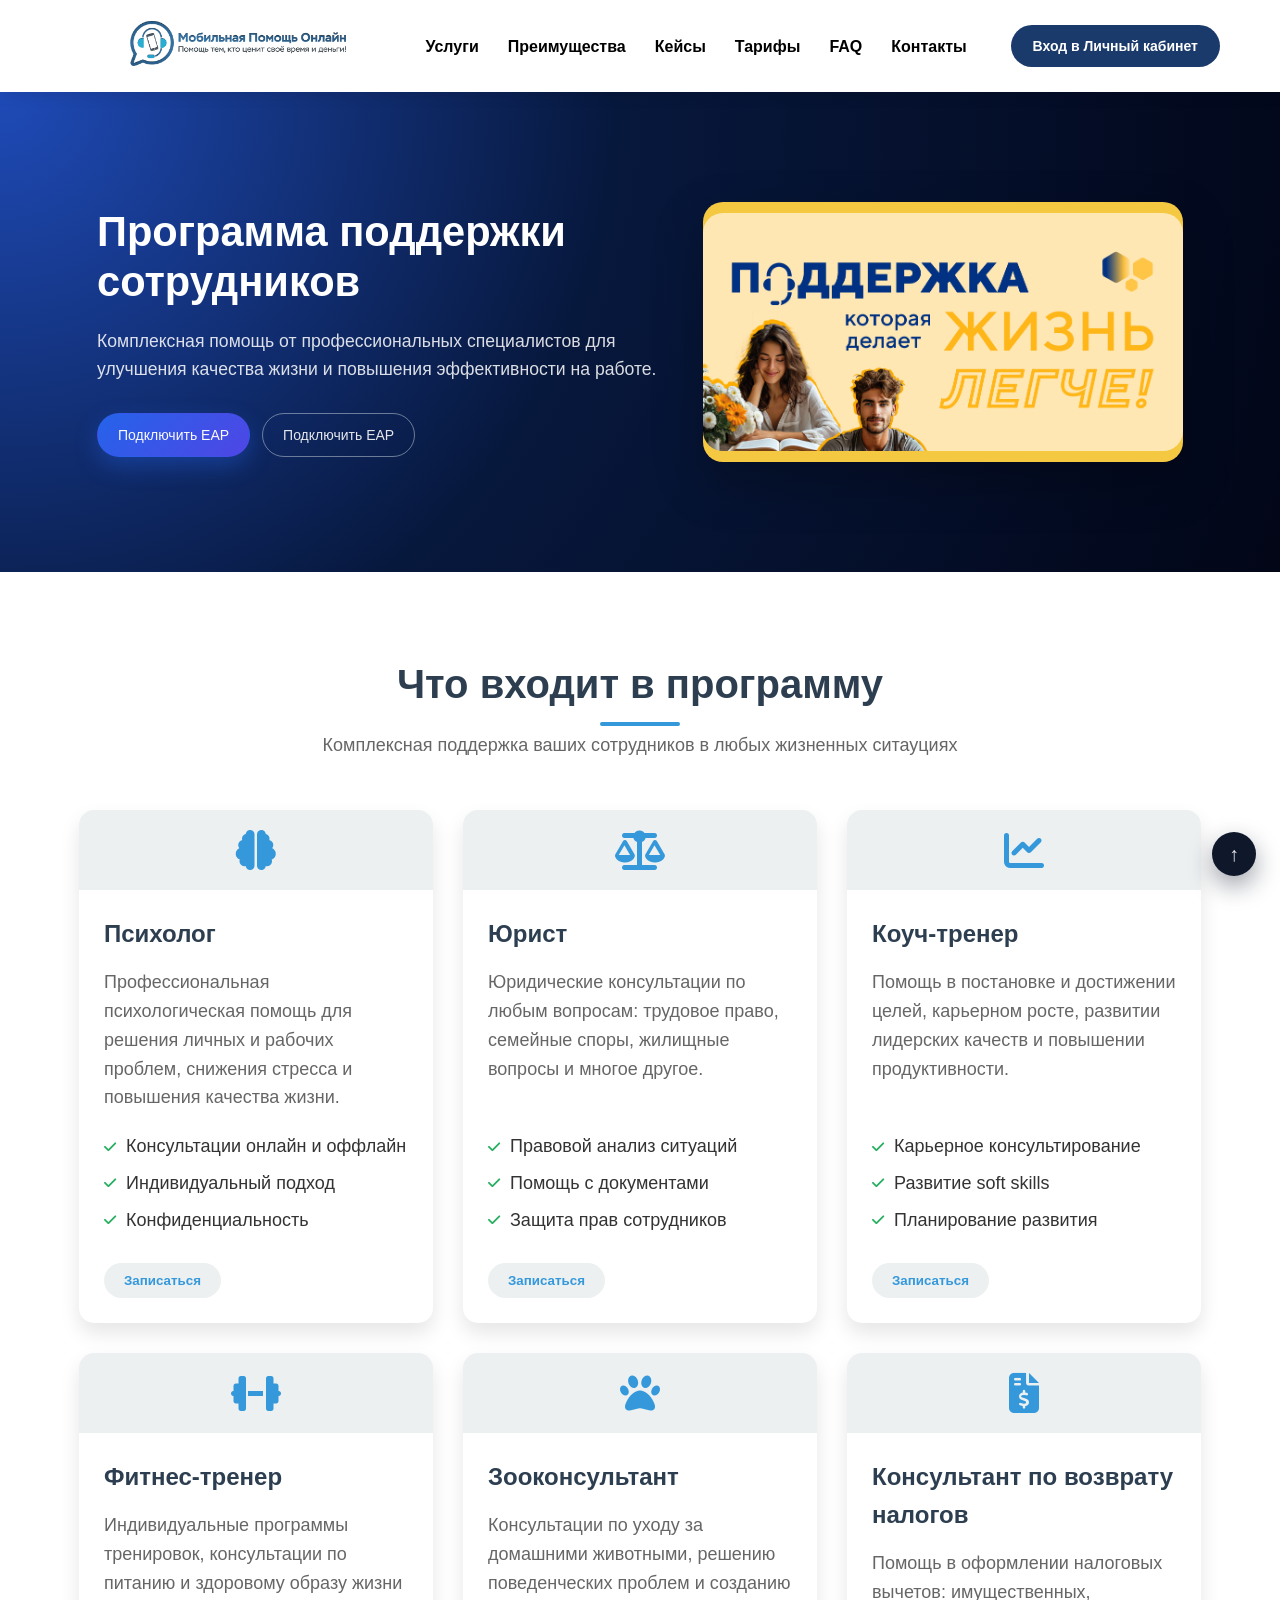
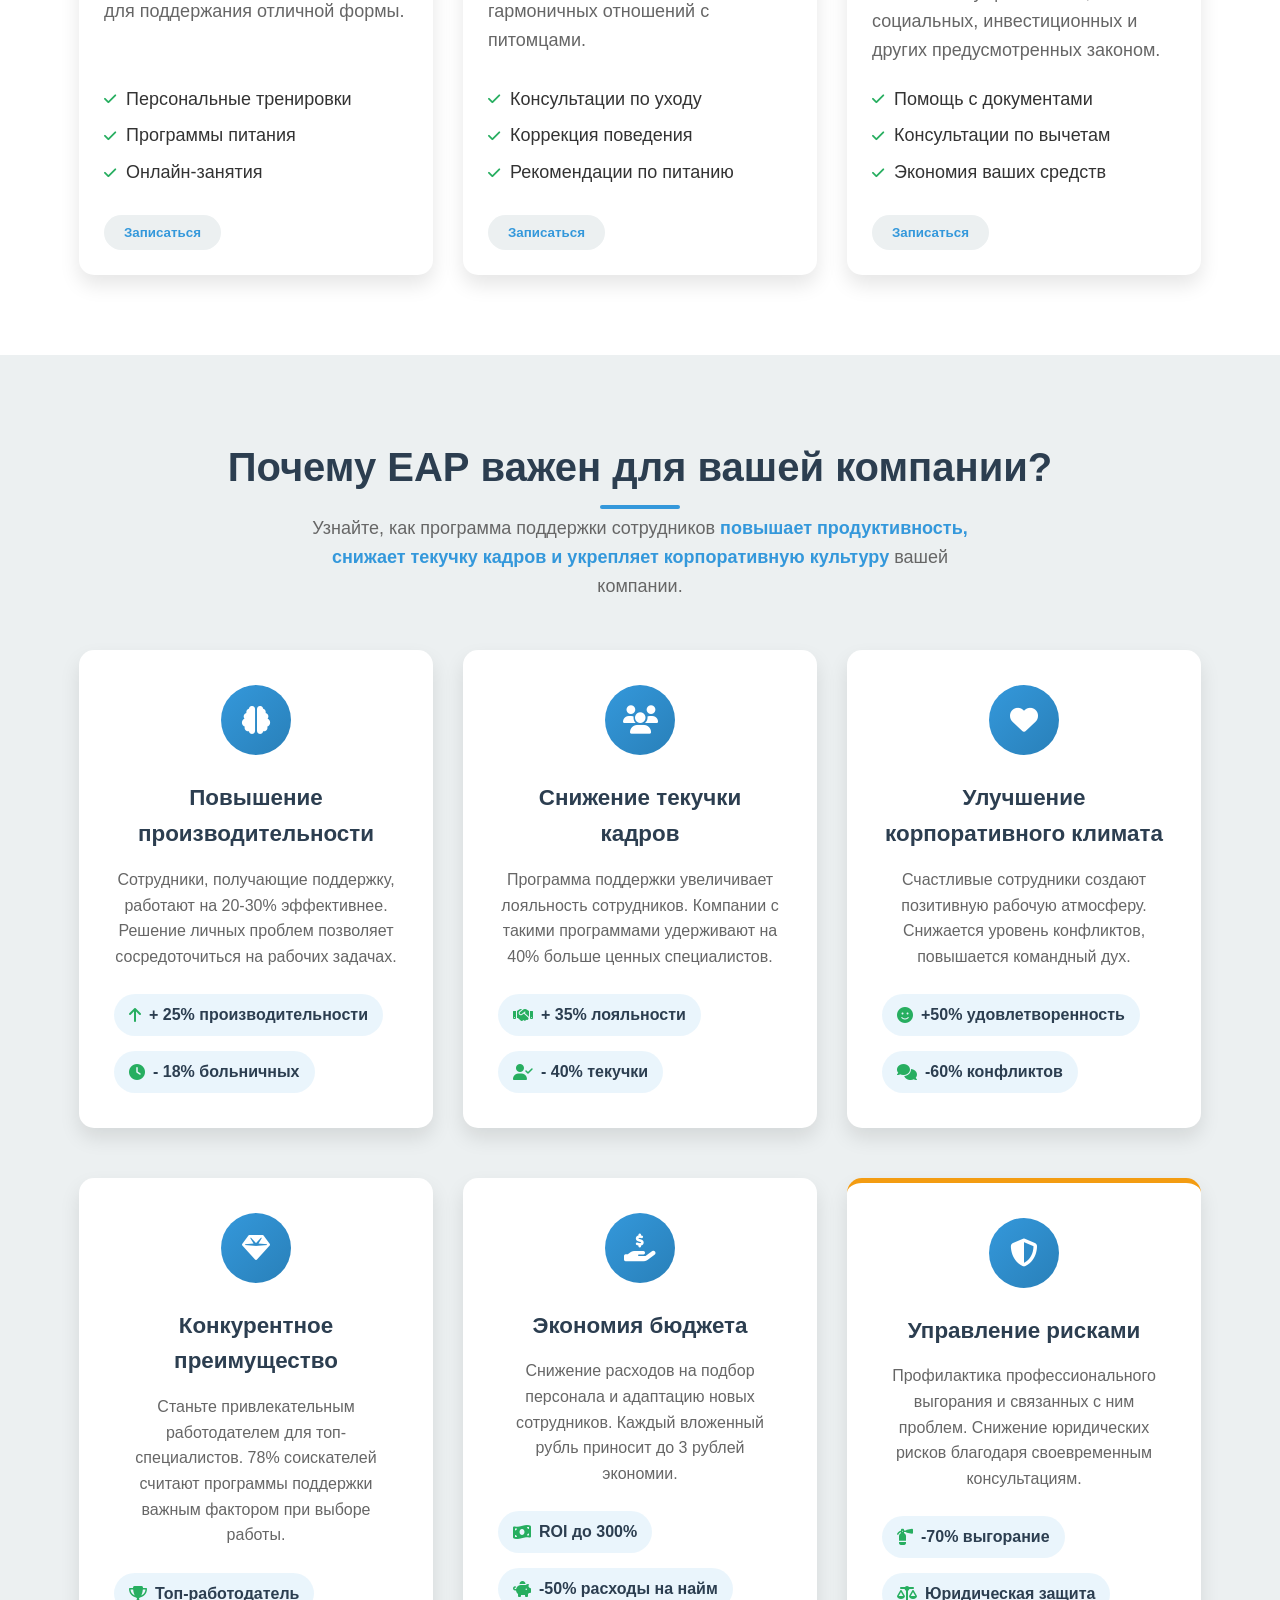
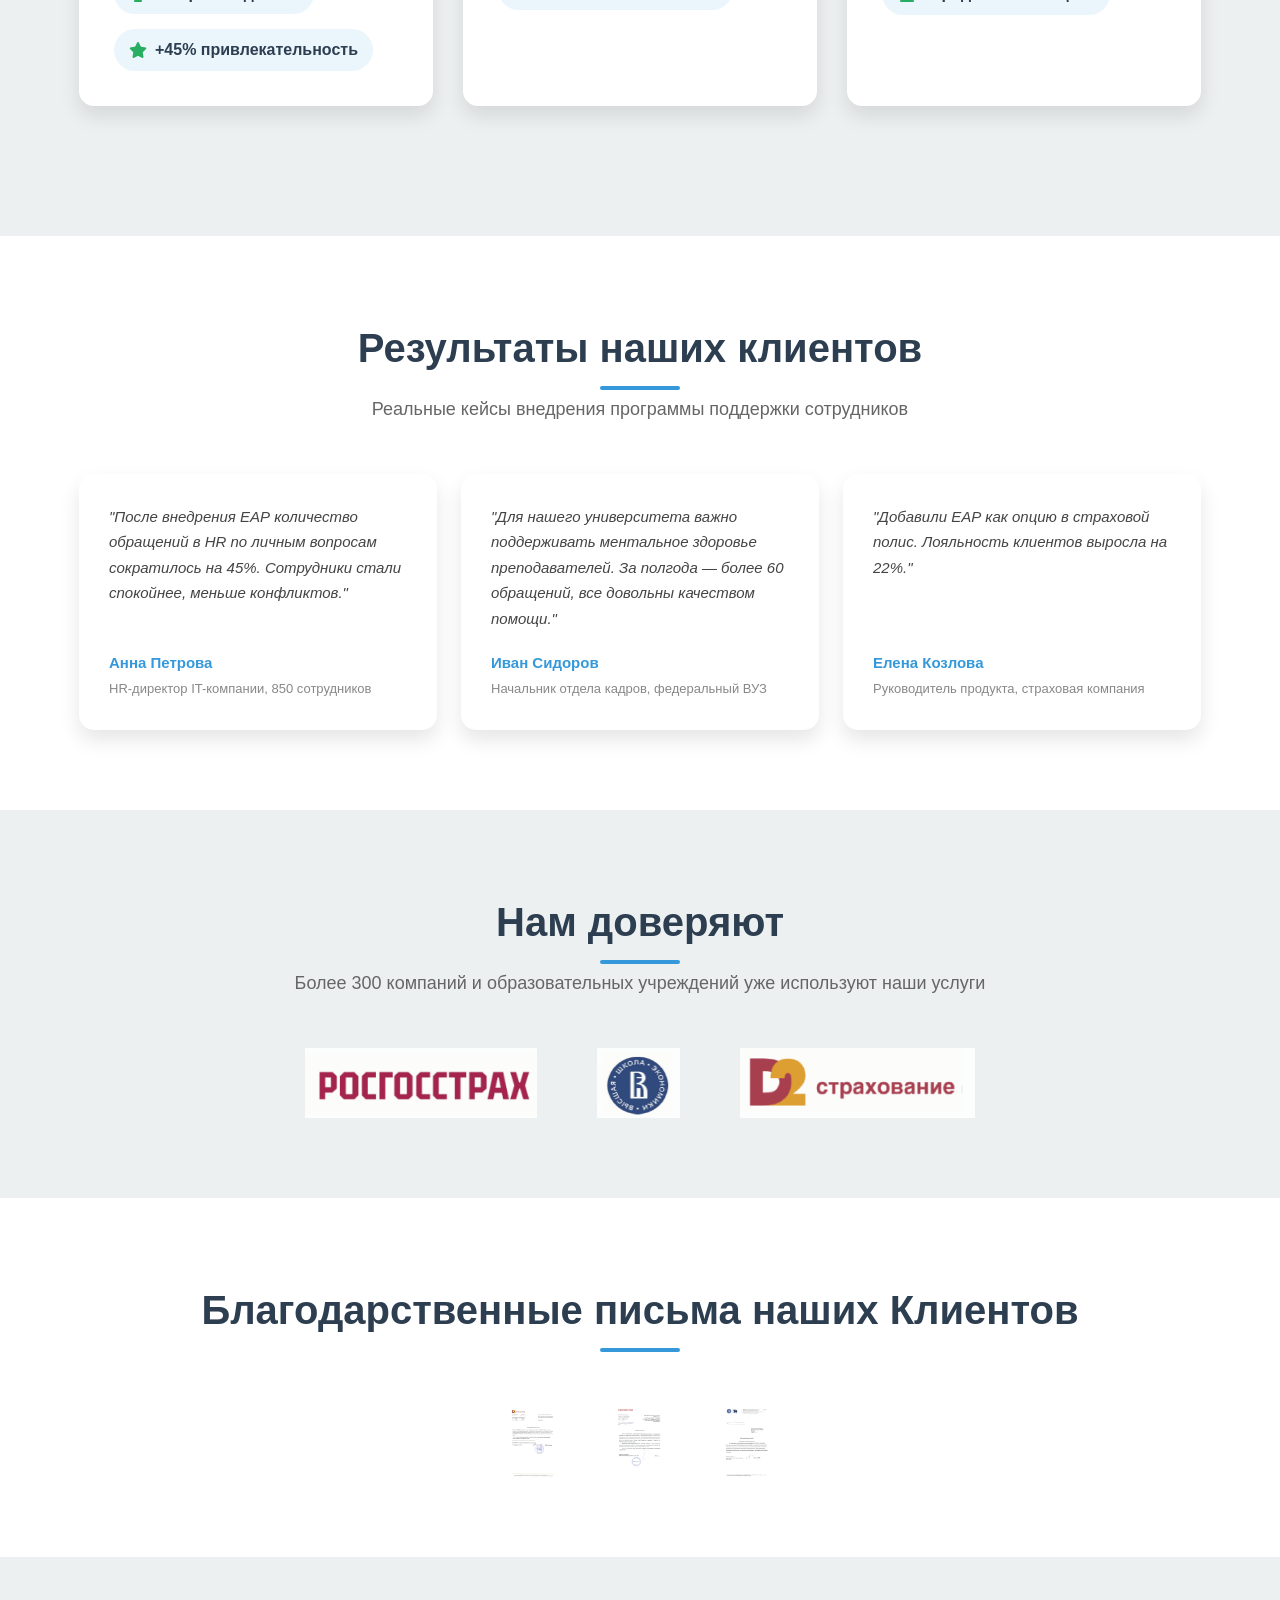
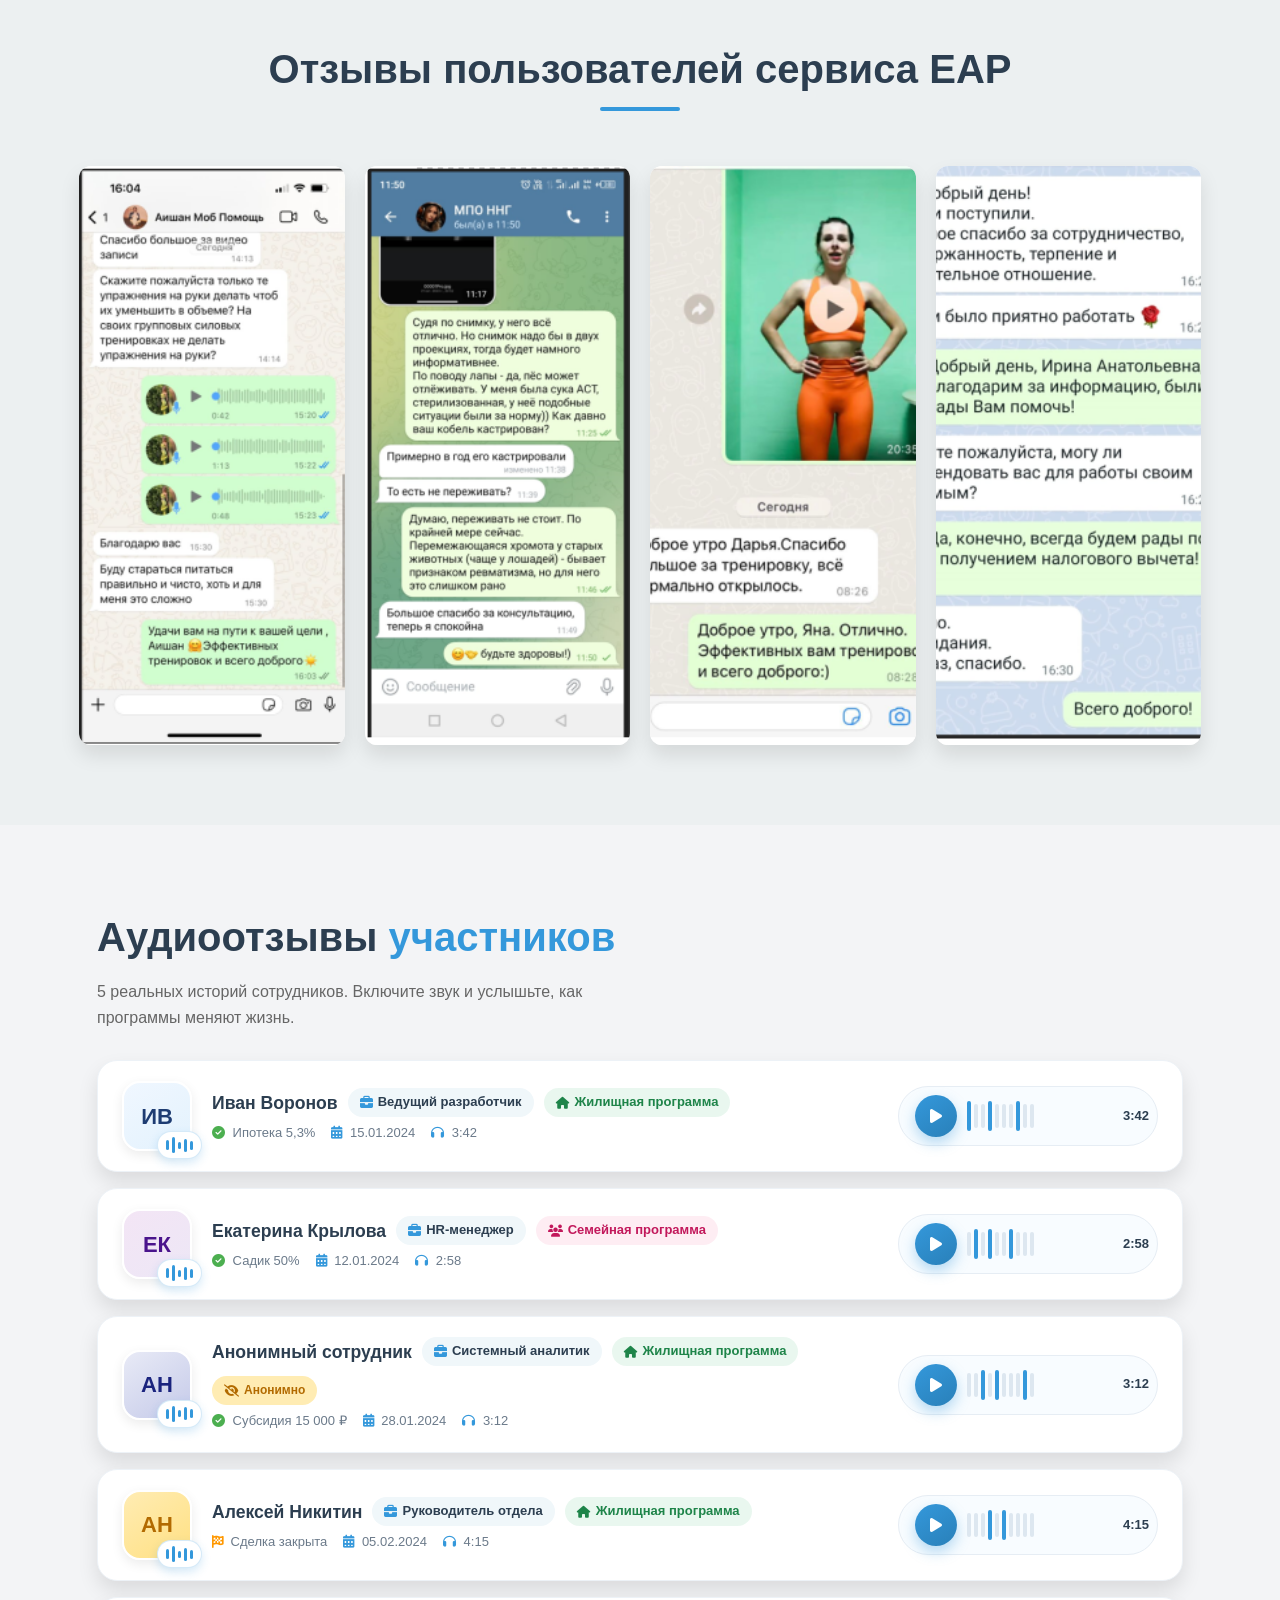
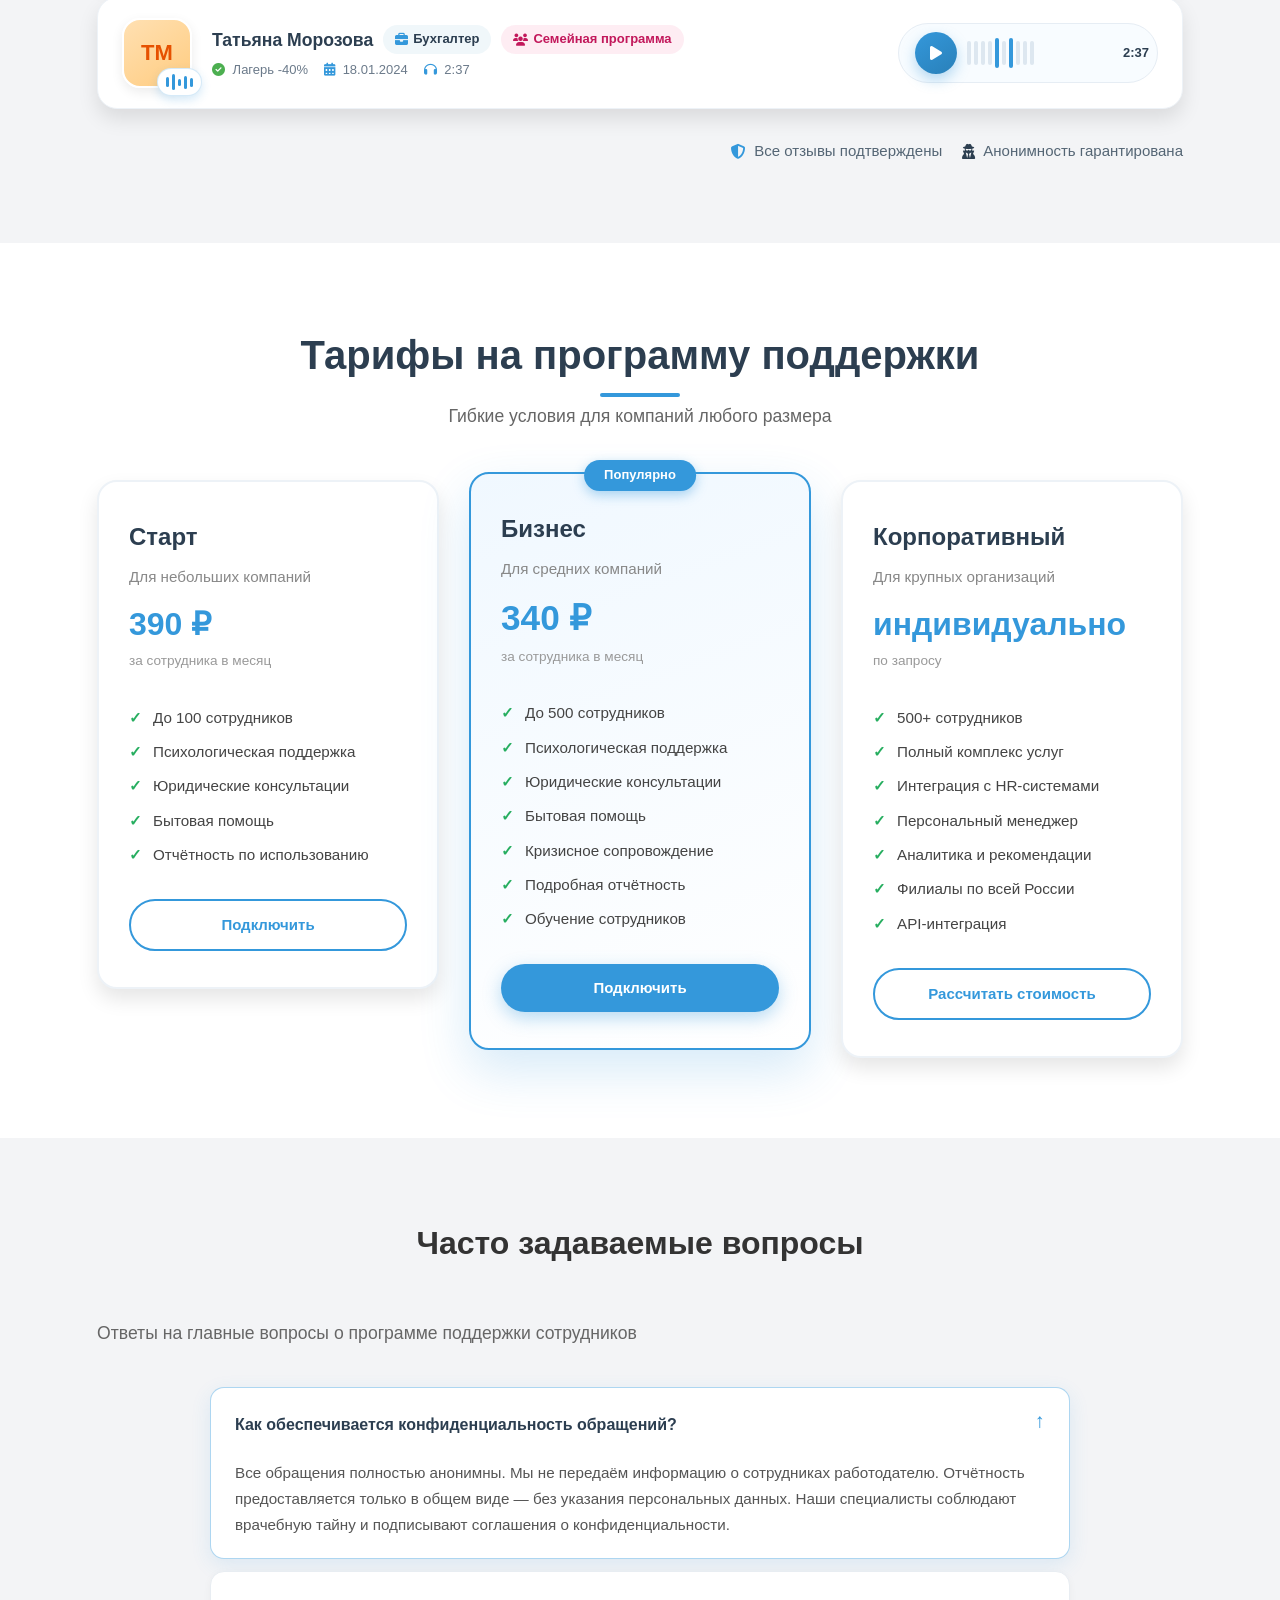
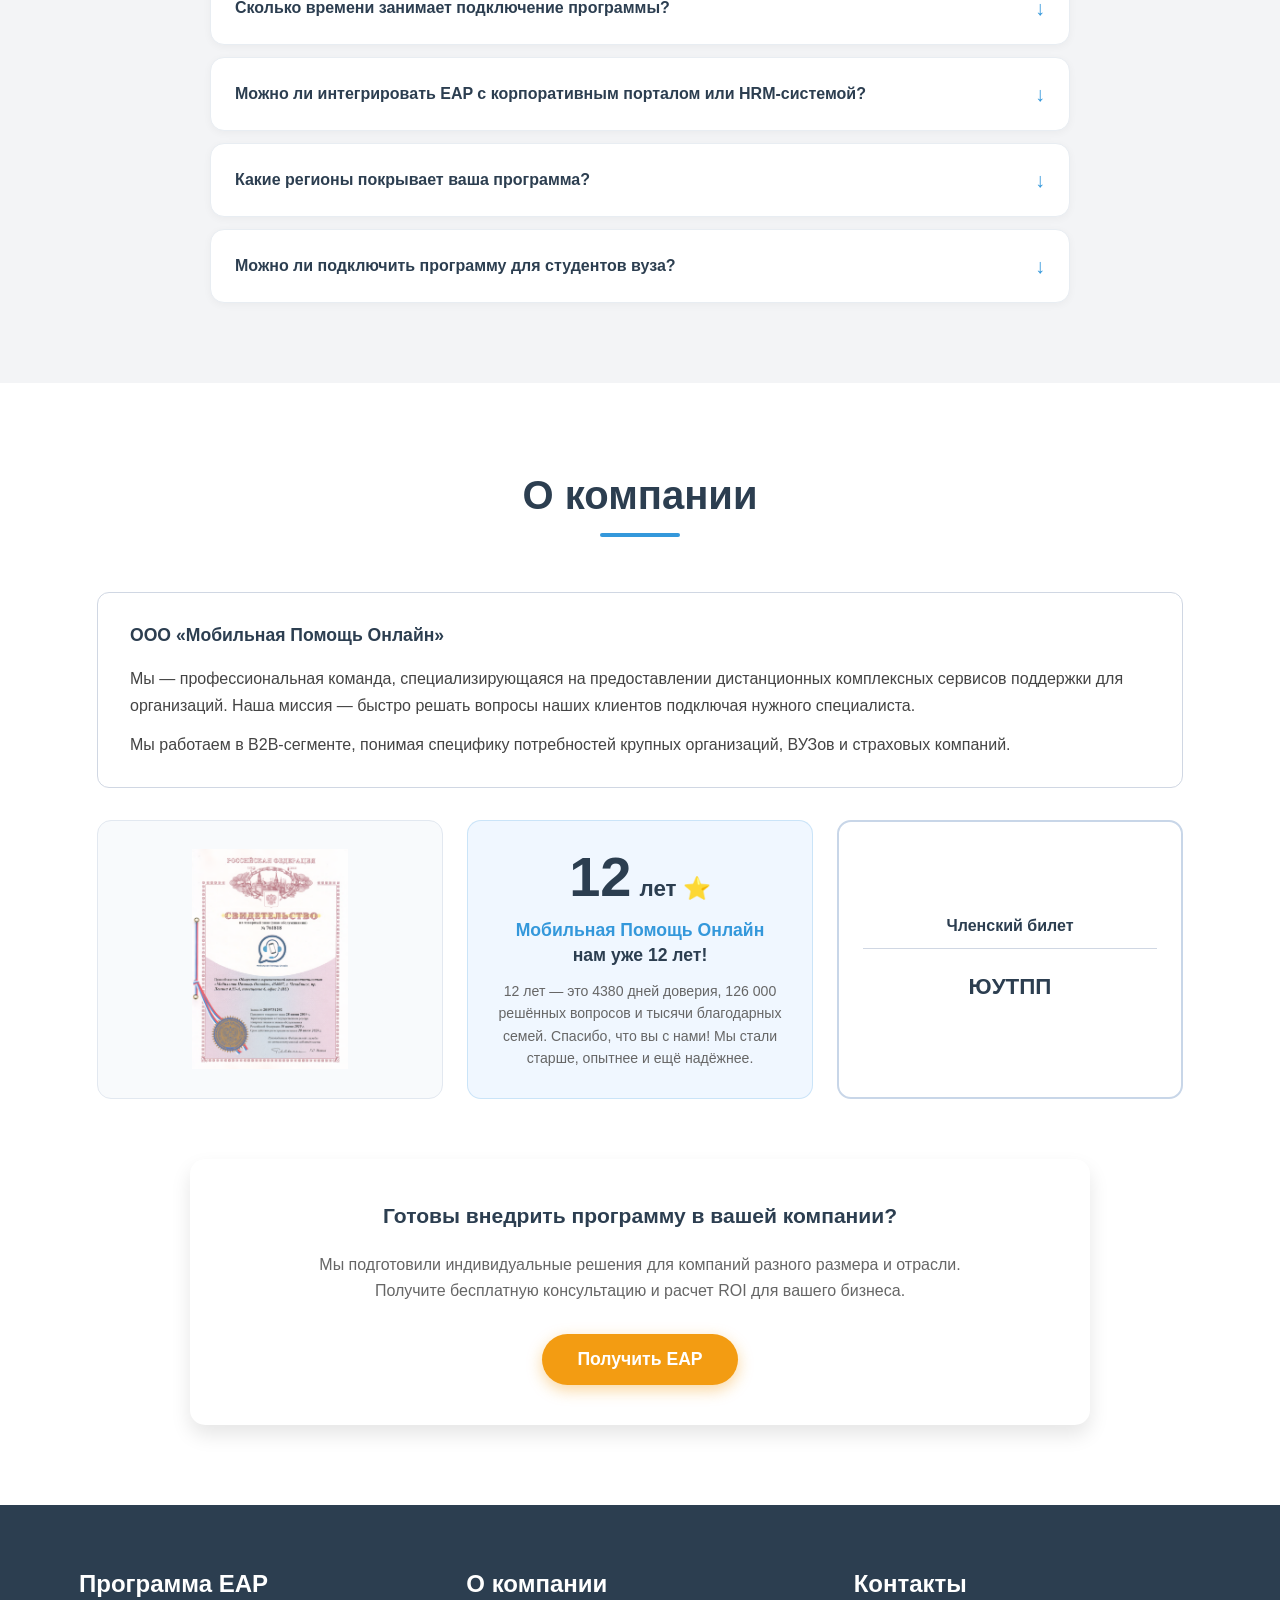
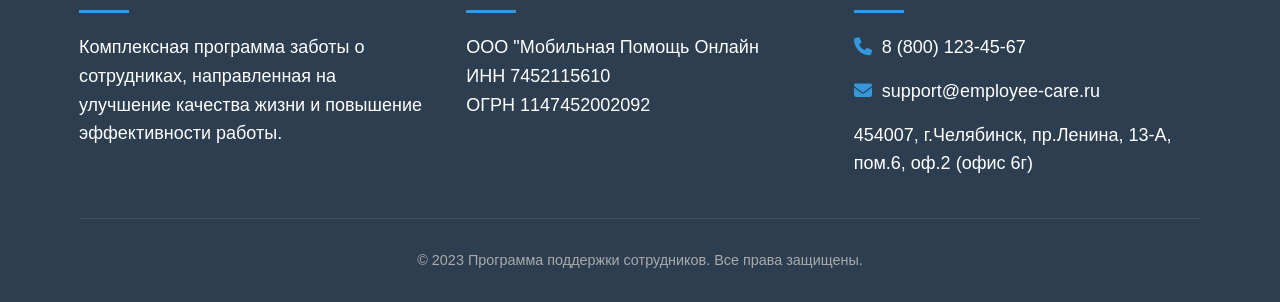
<file: Сайт Поддержки FIN.html>
<!DOCTYPE html>
<html lang="ru">
<head>
    <meta charset="UTF-8">
    <meta name="viewport" content="width=device-width, initial-scale=1.0">
    <title>Программа поддержки сотрудников</title>
    <link rel="stylesheet" href="https://cdnjs.cloudflare.com/ajax/libs/font-awesome/6.4.0/css/all.min.css">
    <style>

  html {
    scroll-behavior: smooth;
  }

  body {
    margin: 0;
    font-family: system-ui, -apple-system, BlinkMacSystemFont, "Segoe UI", sans-serif;
    background-color: #f5f5f7;
    color: #111827;
  }

  /* Липкое меню */
  .site-header {
    position: sticky;
    top: 0;
    z-index: 1000;
    background: #ffffff; /* белый */
    backdrop-filter: blur(10px);
  }

  .site-header-inner {
    max-width: 1200px;
    margin: 0 auto;
    padding: 14px 20px;
    display: flex;
    align-items: center;
    justify-content: space-between;
  }

  .site-nav a {
  color: #000000 !important;        /* чёрный текст */
  opacity: 1 !important;
  text-decoration: none;
  margin-left: 24px;
  font-size: 16px;
  font-weight: 600;
  transition: color 0.2s ease;
  position: relative;
}

.site-nav a:hover {
  color: #3498db !important;        /* голубой при наведении — как в исходном --secondary */
  text-decoration: none;
}

/* подчёркивание при наведении */
.site-nav a::after {
  content: '';
  position: absolute;
  bottom: -5px;
  left: 0;
  width: 0;
  height: 2px;
  background-color: #3498db;
  transition: width 0.3s ease;
}

.site-nav a:hover::after {
  width: 100%;
}


  .site-nav a:hover {
    color: #ffffff;
    opacity: 0.9;
  }

  /* Общие секции */
  .section {
    padding: 80px 20px;
  }

  .section-inner {
    max-width: 1200px;
    margin: 0 auto;
  }

  /* Первый блок – темно-синий + легкий градиент */
  .section-hero {
    background: radial-gradient(circle at top left, #1f4bb8 0, #07183d 45%, #020617 100%);
    color: #f9fafb;
  }

  /* Белая секция */
  .section-white {
    background: #ffffff;
    color: #111827;
  }

  /* Светло-серая секция */
  .section-gray {
    background: #f3f4f6;
    color: #111827;
  }

  /* Подвал – темно-синий */
  .site-footer {
    background: #020617;
    color: #e5e7eb;
    padding: 40px 20px;
  }

  .site-footer-inner {
    max-width: 1200px;
    margin: 0 auto;
    font-size: 14px;
    display: flex;
    justify-content: space-between;
    align-items: center;
    gap: 16px;
    flex-wrap: wrap;
  }

  
  /* Кнопки с hover */
  .btn {
    display: inline-flex;
    align-items: center;
    justify-content: center;
    padding: 10px 20px;
    border-radius: 999px;
    font-size: 14px;
    font-weight: 500;
    border: 1px solid transparent;
    cursor: pointer;
    text-decoration: none;
    transition: background-color 0.2s ease, color 0.2s ease, border-color 0.2s ease, box-shadow 0.2s ease, transform 0.1s ease;
    white-space: nowrap;
  }

  .btn-primary {
    background: linear-gradient(135deg, #2563eb 0%, #4f46e5 100%);
    color: #f9fafb;
    box-shadow: 0 9px 22px rgba(37, 99, 235, 0.35);
  }

  .btn-primary:hover {
    background: linear-gradient(135deg, #1d4ed8 0%, #4338ca 100%);
    box-shadow: 0 12px 30px rgba(37, 99, 235, 0.5);
    transform: translateY(-1px);
  }

  .btn-outline {
    background: transparent;
    color: #e5e7eb;
    border-color: rgba(148, 163, 184, 0.7);
  }

  .btn-outline:hover {
    background: rgba(15, 23, 42, 0.75);
    color: #ffffff;
    border-color: #60a5fa;
  }

  /* Кнопка "Наверх" */
  .back-to-top {
    position: fixed;
    right: 24px;
    bottom: 24px;
    z-index: 999;
  }

  .back-to-top-btn {
    width: 44px;
    height: 44px;
    border-radius: 999px;
    border: none;
    background: #0f172a;
    color: #e5e7eb;
    display: flex;
    align-items: center;
    justify-content: center;
    box-shadow: 0 10px 25px rgba(15, 23, 42, 0.4);
    cursor: pointer;
    transition: background-color 0.2s ease, transform 0.1s ease, box-shadow 0.2s ease;
  }

  .back-to-top-btn:hover {
    background: #1d4ed8;
    transform: translateY(-1px);
    box-shadow: 0 14px 32px rgba(37, 99, 235, 0.6);
  }

  .back-to-top-btn span {
    font-size: 20px;
    line-height: 1;
  }

  @media (max-width: 768px) {
    .site-header-inner {
      padding-inline: 14px;
    }

    .section {
      padding: 52px 16px;
    }

    .back-to-top {
      right: 16px;
      bottom: 16px;
    }
  }


.logo-img {
  height: 64px;          /* размер логотипа, можно 48px если нужно крупнее */
  width: auto;
  display: block;
}

/* Заголовки и текст на странице крупнее */
h1 {
  font-size: 40px;
}

h2 {
  font-size: 32px;
}

body {
  font-size: 18px;
  line-height: 1.6;
}



        * {
            margin: 0;
            padding: 0;
            box-sizing: border-box;
            font-family: 'Segoe UI', Tahoma, Geneva, Verdana, sans-serif;
        }

        :root {
            --primary: #2c3e50;
            --secondary: #3498db;
            --accent: #e74c3c;
            --light: #ecf0f1;
            --dark: #2c3e50;
            --success: #27ae60;
            --warning: #f39c12;
            --card-shadow: 0 10px 20px rgba(0,0,0,0.1);
            --transition: all 0.3s ease;
        }

        body {
            background-color: #f9f9f9;
            color: #333;
            line-height: 1.6;
        }

        .container {
            width: 90%;
            max-width: 1200px;
            margin: 0 auto;
            padding: 0 15px;
        }

        /* Шапка */
        header {
            background-color: white;
            box-shadow: 0 2px 15px rgba(0,0,0,0.1);
            position: sticky;
            top: 0;
            z-index: 1000;
        }

        .header-content {
            display: flex;
            justify-content: space-between;
            align-items: center;
            padding: 20px 0;
        }

        .logo {
            display: flex;
            align-items: center;
            gap: 10px;
        }

        .logo-icon {
            color: var(--secondary);
            font-size: 28px;
        }

        .logo-text {
            font-size: 24px;
            font-weight: 700;
            color: var(--primary);
        }

        .logo-text span {
            color: var(--secondary);
        }

        nav ul {
            display: flex;
            list-style: none;
            gap: 30px;
        }

        nav a {
  text-decoration: none;
  color: #000000;            /* чёрный текст для меню */
  font-weight: 600;
  transition: var(--transition);
  position: relative;
  opacity: 1;                /* убираем бледность */
}


        nav a:hover {
  color: #1da1f2;            /* голубой при наведении */
}


        nav a::after {
            content: '';
            position: absolute;
            bottom: -5px;
            left: 0;
            width: 0;
            height: 2px;
            background-color: var(--secondary);
            transition: var(--transition);
        }

        nav a:hover::after {
            width: 100%;
        }

        .mobile-menu-btn {
            display: none;
            background: none;
            border: none;
            font-size: 24px;
            color: var(--primary);
            cursor: pointer;
        }

        /* Главный баннер */
        .hero {
            background: linear-gradient(135deg, var(--primary) 0%, #4a6fa5 100%);
            color: white;
            padding: 100px 0;
            text-align: center;
            margin-bottom: 60px;
        }

        .hero-content {
            max-width: 800px;
            margin: 0 auto;
        }

        .hero h1 {
            font-size: 3.2rem;
            margin-bottom: 20px;
            line-height: 1.2;
        }

        .hero p {
            font-size: 1.2rem;
            margin-bottom: 30px;
            opacity: 0.9;
        }

        .cta-button {
            display: inline-block;
            background-color: var(--secondary);
            color: white;
            padding: 15px 35px;
            border-radius: 50px;
            text-decoration: none;
            font-weight: 700;
            font-size: 1.1rem;
            transition: var(--transition);
            border: none;
            cursor: pointer;
            box-shadow: 0 5px 15px rgba(52, 152, 219, 0.4);
        }

        .cta-button:hover {
            background-color: #2980b9;
            transform: translateY(-3px);
            box-shadow: 0 8px 20px rgba(52, 152, 219, 0.6);
        }

        /* Для руководителей */
        .for-leaders {
            padding: 100px 0;
            background: linear-gradient(135deg, #f8f9fa 0%, #e9ecef 100%);
            position: relative;
            overflow: hidden;
        }

        .for-leaders::before {
            content: '';
            position: absolute;
            top: 0;
            right: 0;
            width: 300px;
            height: 300px;
            background: linear-gradient(135deg, rgba(52, 152, 219, 0.1) 0%, rgba(41, 128, 185, 0.05) 100%);
            border-radius: 50%;
            transform: translate(30%, -30%);
        }

        .for-leaders::after {
            content: '';
            position: absolute;
            bottom: 0;
            left: 0;
            width: 200px;
            height: 200px;
            background: linear-gradient(135deg, rgba(52, 152, 219, 0.1) 0%, rgba(41, 128, 185, 0.05) 100%);
            border-radius: 50%;
            transform: translate(-30%, 30%);
        }

        .leaders-container {
            position: relative;
            z-index: 2;
        }

        .leaders-header {
            text-align: center;
            margin-bottom: 60px;
        }

        .leaders-header h2 {
            font-size: 2.8rem;
            color: var(--primary);
            margin-bottom: 15px;
        }

        .leaders-header p {
            font-size: 1.2rem;
            color: #666;
            max-width: 800px;
            margin: 0 auto;
        }

        .leaders-highlight {
            color: var(--secondary);
            font-weight: 700;
        }

        .leaders-cards {
            display: grid;
            grid-template-columns: repeat(auto-fill, minmax(350px, 1fr));
            gap: 30px;
            margin-bottom: 50px;
        }

        .leader-card {
            background-color: white;
            border-radius: 15px;
            padding: 35px;
            box-shadow: var(--card-shadow);
            transition: var(--transition);
            position: relative;
            overflow: hidden;
        }

        .leader-card:hover {
            transform: translateY(-10px);
            box-shadow: 0 20px 40px rgba(0,0,0,0.15);
        }

        .leader-card.premium {
            border-top: 5px solid var(--warning);
        }

        .leader-card-icon {
  width: 70px;
  height: 70px;
  background: linear-gradient(135deg, var(--secondary), #2980b9);
  border-radius: 50%;
  display: flex;
  align-items: center;
  justify-content: center;
  margin: 0 auto 25px auto;
  font-size: 28px;
  color: white;
}

.leader-card {
  text-align: center;
}


        .leader-card h3 {
            font-size: 1.4rem;
            color: var(--primary);
            margin-bottom: 15px;
        }

        .leader-card p {
            color: #666;
            margin-bottom: 20px;
            font-size: 16px;
        }

        .leader-stats {
            display: flex;
            flex-wrap: wrap;
            gap: 15px;
            margin-top: 25px;
            font-size: 16px;
        }

        .stat-item {
            display: flex;
            align-items: center;
            gap: 8px;
            background-color: rgba(52, 152, 219, 0.1);
            padding: 8px 15px;
            border-radius: 50px;
            font-weight: 600;
            color: var(--primary);
        }

        .stat-item i {
            color: var(--success);
        }

        .leader-cta {
            text-align: center;
            padding: 40px;
            background-color: white;
            border-radius: 15px;
            box-shadow: var(--card-shadow);
            max-width: 900px;
            margin: 0 auto;
        }

        .leader-cta h3 {
            font-size: 4,5rem;
            color: var(--primary);
            margin-bottom: 20px;
        }

        .leader-cta p {
            font-size: 1.0rem;
            color: #666;
            margin-bottom: 30px;
            max-width: 700px;
            margin-left: auto;
            margin-right: auto;
        }

        .cta-button.secondary {
            background-color: var(--warning);
            box-shadow: 0 5px 15px rgba(243, 156, 18, 0.4);
        }

        .cta-button.secondary:hover {
            background-color: #e67e22;
            box-shadow: 0 8px 20px rgba(243, 156, 18, 0.6);
        }

        /* Секция специалистов */
        .specialists {
            padding: 80px 0;
            background-color: white;
        }

        .section-title {
            text-align: center;
            margin-bottom: 50px;
        }

        .section-title h2 {
            font-size: 2.5rem;
            color: var(--primary);
            margin-bottom: 15px;
            position: relative;
            display: inline-block;
        }

        .section-title h2::after {
            content: '';
            position: absolute;
            bottom: -10px;
            left: 50%;
            transform: translateX(-50%);
            width: 80px;
            height: 4px;
            background-color: var(--secondary);
            border-radius: 2px;
        }

        .section-title p {
            color: #666;
            max-width: 700px;
            margin: 0 auto;
        }

        .specialists-grid {
            display: grid;
            grid-template-columns: repeat(auto-fill, minmax(350px, 1fr));
            gap: 30px;
            margin-top: 40px;
        }

        .specialist-card {
            background-color: white;
            border-radius: 15px;
            overflow: hidden;
            box-shadow: var(--card-shadow);
            transition: var(--transition);
            display: flex;
            flex-direction: column;
            height: 100%;
        }

        .specialist-card:hover {
            transform: translateY(-10px);
            box-shadow: 0 15px 30px rgba(0,0,0,0.15);
        }

        .specialist-icon {
            height: 80px;
            background-color: var(--light);
            display: flex;
            align-items: center;
            justify-content: center;
            font-size: 40px;
            color: var(--secondary);
        }

        .specialist-content {
            padding: 25px;
            flex-grow: 1;
            display: flex;
            flex-direction: column;
        }

        .specialist-content h3 {
            font-size: 1.5rem;
            color: var(--primary);
            margin-bottom: 15px;
        }

        .specialist-content p {
            color: #666;
            margin-bottom: 20px;
            flex-grow: 1;
        }

        .specialist-features {
            list-style: none;
            margin-bottom: 20px;
        }

        .specialist-features li {
            margin-bottom: 8px;
            display: flex;
            align-items: center;
            gap: 10px;
        }

        .specialist-features i {
            color: var(--success);
            font-size: 14px;
        }

        .specialist-button {
            align-self: flex-start;
            background-color: var(--light);
            color: var(--secondary);
            border: none;
            padding: 10px 20px;
            border-radius: 50px;
            font-weight: 600;
            cursor: pointer;
            transition: var(--transition);
            margin-top: auto;
        }

        .specialist-button:hover {
            background-color: var(--secondary);
            color: white;
        }

        /* Преимущества */
        .benefits {
            padding: 80px 0;
            background-color: var(--light);
        }

        .benefits-grid {
            display: grid;
            grid-template-columns: repeat(auto-fill, minmax(250px, 1fr));
            gap: 30px;
        }

        .benefit-item {
            text-align: center;
            padding: 30px;
            background-color: white;
            border-radius: 15px;
            box-shadow: var(--card-shadow);
            transition: var(--transition);
        }

        .benefit-item:hover {
            transform: translateY(-5px);
        }

        .benefit-icon {
            width: 70px;
            height: 70px;
            background-color: rgba(52, 152, 219, 0.1);
            border-radius: 50%;
            display: flex;
            align-items: center;
            justify-content: center;
            margin: 0 auto 20px;
            font-size: 30px;
            color: var(--secondary);
        }

        .benefit-item h3 {
            font-size: 1.3rem;
            color: var(--primary);
            margin-bottom: 15px;
        }

        /* Как получить доступ */
        .access {
            padding: 80px 0;
            background-color: white;
        }

        .access-steps {
            display: flex;
            justify-content: space-between;
            max-width: 900px;
            margin: 50px auto 0;
            position: relative;
        }

        .access-steps::before {
            content: '';
            position: absolute;
            top: 40px;
            left: 0;
            width: 100%;
            height: 3px;
            background-color: var(--light);
            z-index: 1;
        }

        .step {
            text-align: center;
            position: relative;
            z-index: 2;
            flex: 1;
        }

        .step-number {
            width: 80px;
            height: 80px;
            background-color: var(--secondary);
            color: white;
            border-radius: 50%;
            display: flex;
            align-items: center;
            justify-content: center;
            font-size: 2rem;
            font-weight: 700;
            margin: 0 auto 20px;
            box-shadow: 0 5px 15px rgba(52, 152, 219, 0.4);
        }

        .step h3 {
            font-size: 1.3rem;
            color: var(--primary);
            margin-bottom: 15px;
        }

        /* Футер */
        footer {
            background-color: var(--primary);
            color: white;
            padding: 60px 0 30px;
        }

        .footer-content {
            display: grid;
            grid-template-columns: repeat(auto-fit, minmax(250px, 1fr));
            gap: 40px;
            margin-bottom: 40px;
        }

        .footer-column h3 {
            font-size: 1.5rem;
            margin-bottom: 20px;
            color: white;
            position: relative;
            padding-bottom: 10px;
        }

        .footer-column h3::after {
            content: '';
            position: absolute;
            bottom: 0;
            left: 0;
            width: 50px;
            height: 3px;
            background-color: var(--secondary);
        }

        .footer-links {
            list-style: none;
        }

        .footer-links li {
            margin-bottom: 10px;
        }

        .footer-links a {
            color: #ddd;
            text-decoration: none;
            transition: var(--transition);
        }

        .footer-links a:hover {
            color: var(--secondary);
            padding-left: 5px;
        }

        .contact-info {
            display: flex;
            align-items: center;
            gap: 10px;
            margin-bottom: 15px;
        }

        .contact-info i {
            color: var(--secondary);
        }

        .copyright {
            text-align: center;
            padding-top: 30px;
            border-top: 1px solid rgba(255,255,255,0.1);
            color: #aaa;
            font-size: 0.9rem;
        }

        /* Адаптивность */
        @media (max-width: 992px) {
            .specialists-grid, .leaders-cards {
                grid-template-columns: repeat(auto-fill, minmax(300px, 1fr));
            }
            
            .hero h1, .leaders-header h2 {
                font-size: 2.8rem;
            }
        }

        

        @media (max-width: 576px) {
            .hero h1, .leaders-header h2 {
                font-size: 2rem;
            }
            
            .specialists-grid, .leaders-cards {
                grid-template-columns: 1fr;
            }
            
            .section-title h2 {
                font-size: 2rem;
            }
            
            .leaders-header h2 {
                font-size: 1.8rem;
            }
        }

/* HERO: два столбца */
.hero-inner {
  display: flex;
  align-items: center;
  justify-content: space-between;
  gap: 40px;
  min-height: 320px;
}

/* Левая часть */
.hero-text {
  flex: 1 1 50%;
  max-width: 580px;
}

.hero-text h1 {
  font-size: 2.6rem;
  font-weight: 700;
  color: #ffffff;
  line-height: 1.2;
  margin-bottom: 20px;
}

.hero-text p {
  font-size: 1.1rem;
  color: rgba(255,255,255,0.85);
  margin-bottom: 30px;
  line-height: 1.6;
}

.hero-buttons {
  display: flex;
  flex-wrap: wrap;
  gap: 12px;
}

/* Правая часть: карточка */
.hero-card {
  flex: 1 1 42%;
  max-width: 500px;
  background: #f5c842;           /* жёлтый фон как на слайде */
  border-radius: 20px;
  overflow: hidden;
  display: flex;
  align-items: center;
  justify-content: center;
  min-height: 260px;
  box-shadow: 0 20px 50px rgba(0,0,0,0.25);
}

.hero-img {
  width: 100%;
  height: 100%;
  object-fit: cover;
  display: block;
  border-radius: 20px;
}

/* Адаптив: на мобильном — в столбик */
@media (max-width: 768px) {
  .hero-inner {
    flex-direction: column;
  }

  .hero-text,
  .hero-card {
    max-width: 100%;
    flex: 1 1 100%;
  }

  .hero-text h1 {
    font-size: 1.9rem;
  }
}

.btn-lk {
  display: inline-block;
  background-color: #1a3a6b;
  color: #ffffff !important;
  text-decoration: none !important;
  padding: 10px 22px;
  border-radius: 50px;
  font-size: 14px;
  font-weight: 600;
  white-space: nowrap;
  margin-left: 20px;
  flex-shrink: 0;
  transition: background-color 0.2s ease, transform 0.1s ease;
}

.btn-lk:hover {
  background-color: #0f2a52;
  transform: translateY(-1px);
}


/* Карточки кейсов */
.case-card {
  background: #ffffff;
  border-radius: 15px;
  padding: 30px;
  box-shadow: var(--card-shadow);
  transition: var(--transition);
  display: flex;
  flex-direction: column;
  justify-content: space-between;
}

.case-card:hover {
  transform: translateY(-5px);
  box-shadow: 0 15px 30px rgba(0,0,0,0.15);
}

.case-quote {
  font-size: 15px;
  color: #444;
  line-height: 1.7;
  font-style: italic;
  margin-bottom: 20px;
  flex-grow: 1;
}

.case-author {
  font-size: 15px;
  font-weight: 700;
  color: #3498db !important;   /* синий цвет имени */
  margin-bottom: 4px;
}

.case-org {
  font-size: 13px;
  color: #888;
}

/* Сетка 3 колонки равномерно */
.cases-grid {
  display: grid;
  grid-template-columns: repeat(3, 1fr);
  gap: 24px;
  margin-top: 40px;
}

@media (max-width: 768px) {
  .cases-grid {
    grid-template-columns: 1fr;
  }
}


.trusted-section {
  padding: 60px 20px;
  background: #ffffff;
}

.trusted-logos {
  display: flex;
  align-items: center;
  justify-content: center;
  gap: 60px;
  margin-top: 40px;
  flex-wrap: wrap;
}

.trusted-logo-item {
  display: flex;
  align-items: center;
  justify-content: center;
  opacity: 0.85;
  transition: opacity 0.2s ease, transform 0.2s ease;
}

.trusted-logo-item:hover {
  opacity: 1;
  transform: scale(1.05);
}

.trusted-logo-item img {
  height: 70px;
  width: auto;
  object-fit: contain;
  display: block;
}

@media (max-width: 768px) {
  .trusted-logos { gap: 30px; }
  .trusted-logo-item img { height: 50px; }
}


.reviews-section {
  padding: 60px 20px;
  background: #f3f4f6;
}

.reviews-grid {
  display: grid;
  grid-template-columns: repeat(4, 1fr);
  gap: 20px;
  margin-top: 40px;
}

.review-item {
  border-radius: 12px;
  overflow: hidden;
  box-shadow: var(--card-shadow);
  transition: var(--transition);
  background: #ffffff;
}

.review-item:hover {
  transform: translateY(-5px);
  box-shadow: 0 15px 30px rgba(0,0,0,0.15);
}

.review-item img {
  width: 100%;
  height: 100%;
  object-fit: cover;
  display: block;
}

@media (max-width: 992px) {
  .reviews-grid { grid-template-columns: repeat(2, 1fr); }
}

@media (max-width: 576px) {
  .reviews-grid { grid-template-columns: 1fr; }
}


/* ===== АУДИООТЗЫВЫ ===== */
.audio-section {
  padding: 80px 20px;
  background: #f3f4f6;
}

.audio-reviews-title {
  font-size: 2.5rem;
  font-weight: 700;
  color: var(--primary);
  margin-bottom: 10px;
}

.audio-reviews-title span {
  color: var(--secondary);
}

.audio-reviews-desc {
  font-size: 1rem;
  color: #666;
  max-width: 500px;
  margin-bottom: 30px;
}

.audio-grid {
  display: flex;
  flex-direction: column;
  gap: 16px;
}

.audio-card {
  background: #ffffff;
  border-radius: 20px;
  padding: 20px 24px;
  display: flex;
  align-items: center;
  gap: 20px;
  box-shadow: var(--card-shadow);
  border: 1px solid #edf2f7;
  transition: var(--transition);
}

.audio-card:hover {
  border-color: rgba(52,152,219,0.3);
  box-shadow: 0 15px 30px -8px rgba(52,152,219,0.15);
  transform: translateY(-2px);
}

.audio-avatar {
  position: relative;
  width: 70px;
  height: 70px;
  flex-shrink: 0;
}

.avatar-circle {
  width: 70px;
  height: 70px;
  border-radius: 18px;
  display: flex;
  align-items: center;
  justify-content: center;
  font-size: 22px;
  font-weight: 700;
  border: 2px solid #fff;
  box-shadow: 0 4px 12px rgba(0,0,0,0.08);
}

.sound-wave {
  position: absolute;
  bottom: -8px;
  right: -10px;
  background: white;
  border-radius: 20px;
  padding: 5px 8px;
  box-shadow: 0 4px 10px rgba(52,152,219,0.2);
  display: flex;
  align-items: center;
  gap: 3px;
  border: 1px solid rgba(52,152,219,0.2);
}

.sound-wave span {
  width: 3px;
  height: 10px;
  background: var(--secondary);
  border-radius: 3px;
  display: inline-block;
  animation: wave 1.5s infinite ease-in-out;
}

.sound-wave span:nth-child(2) { height: 16px; animation-delay: 0.2s; }
.sound-wave span:nth-child(3) { height: 7px;  animation-delay: 0.4s; }
.sound-wave span:nth-child(4) { height: 13px; animation-delay: 0.6s; }
.sound-wave span:nth-child(5) { height: 9px;  animation-delay: 0.8s; }

@keyframes wave {
  0%, 100% { transform: scaleY(0.8); opacity: 0.6; }
  50%       { transform: scaleY(1.2); opacity: 1;   }
}

.audio-info {
  flex: 1;
}

.audio-author {
  display: flex;
  align-items: center;
  gap: 10px;
  margin-bottom: 6px;
  flex-wrap: wrap;
}

.audio-author h3 {
  font-size: 1.1rem;
  font-weight: 700;
  color: var(--primary);
  margin: 0;
}

.author-badge {
  font-size: 13px;
  padding: 4px 12px;
  border-radius: 40px;
  background: #f0f7fa;
  color: var(--primary);
  font-weight: 600;
  display: inline-flex;
  align-items: center;
  gap: 5px;
}

.author-badge i {
  color: var(--secondary);
}

.program-tag {
  display: inline-flex;
  align-items: center;
  gap: 5px;
  background: rgba(39,174,96,0.1);
  color: #1e8449;
  padding: 4px 12px;
  border-radius: 40px;
  font-size: 13px;
  font-weight: 600;
}

.program-tag i {
  font-size: 12px;
}

.audio-meta {
  display: flex;
  align-items: center;
  gap: 16px;
  color: #6b7a8a;
  font-size: 13px;
  margin-top: 6px;
  flex-wrap: wrap;
}

.audio-meta i {
  margin-right: 4px;
  color: var(--secondary);
}

.audio-player {
  display: flex;
  align-items: center;
  gap: 10px;
  background: #f8fcff;
  padding: 8px 8px 8px 16px;
  border-radius: 50px;
  border: 1px solid #e6edf4;
  flex-shrink: 0;
  min-width: 260px;
}

.play-btn {
  width: 42px;
  height: 42px;
  border-radius: 50%;
  background: linear-gradient(145deg, var(--secondary), #2980b9);
  border: none;
  color: white;
  font-size: 16px;
  display: flex;
  align-items: center;
  justify-content: center;
  cursor: pointer;
  transition: var(--transition);
  box-shadow: 0 6px 14px rgba(52,152,219,0.35);
  flex-shrink: 0;
}

.play-btn:hover {
  transform: scale(1.08);
  background: linear-gradient(145deg, #2980b9, #1f618d);
}

.play-btn.playing {
  background: linear-gradient(145deg, #27ae60, #1e8449);
  box-shadow: 0 6px 14px rgba(39,174,96,0.35);
}

.waveform-preview {
  display: flex;
  align-items: center;
  gap: 3px;
  flex: 1;
}

.wave-bar {
  width: 4px;
  height: 24px;
  background: #dde7f0;
  border-radius: 6px;
  transition: all 0.1s;
}

.wave-bar.active {
  background: var(--secondary);
  height: 30px;
}

.audio-duration {
  font-size: 13px;
  font-weight: 600;
  color: var(--primary);
  margin-left: 4px;
  white-space: nowrap;
}

/* Адаптив */
@media (max-width: 992px) {
  .audio-card {
    flex-wrap: wrap;
  }
  .audio-player {
    width: 100%;
    min-width: unset;
  }
}

@media (max-width: 768px) {
  .audio-reviews-title {
    font-size: 1.8rem;
  }
  .audio-card {
    padding: 16px;
  }
  .audio-author {
    flex-direction: column;
    align-items: flex-start;
    gap: 6px;
  }
}

@media (max-width: 480px) {
  .avatar-circle {
    width: 55px;
    height: 55px;
    font-size: 18px;
  }
  .audio-meta {
    gap: 10px;
  }
}

/* ===== ТАРИФЫ ===== */
.pricing {
  padding: 80px 20px;
  background: #ffffff;
}

.section-subtitle {
  color: #666;
  font-size: 1.1rem;
  margin-top: 10px;
  margin-bottom: 0;
}

.pricing-cards {
  display: grid;
  grid-template-columns: repeat(3, 1fr);
  gap: 30px;
  margin-top: 50px;
  align-items: start;
}

.pricing-card {
  background: #ffffff;
  border-radius: 20px;
  padding: 36px 30px;
  box-shadow: var(--card-shadow);
  border: 2px solid #edf2f7;
  transition: var(--transition);
  position: relative;
  display: flex;
  flex-direction: column;
  gap: 8px;
}

.pricing-card:hover {
  transform: translateY(-6px);
  box-shadow: 0 20px 40px rgba(0,0,0,0.12);
  border-color: rgba(52,152,219,0.3);
}

/* Популярная карточка */
.pricing-card.popular {
  border-color: var(--secondary);
  background: linear-gradient(160deg, #f0f8ff 0%, #ffffff 100%);
  transform: translateY(-8px);
  box-shadow: 0 20px 50px rgba(52,152,219,0.2);
}

.pricing-card.popular:hover {
  transform: translateY(-14px);
  box-shadow: 0 28px 56px rgba(52,152,219,0.28);
}

.popular-badge {
  position: absolute;
  top: -14px;
  left: 50%;
  transform: translateX(-50%);
  background: var(--secondary);
  color: #fff;
  font-size: 13px;
  font-weight: 700;
  padding: 5px 20px;
  border-radius: 40px;
  white-space: nowrap;
  box-shadow: 0 4px 12px rgba(52,152,219,0.4);
}

.pricing-name {
  font-size: 1.5rem;
  font-weight: 700;
  color: var(--primary);
  margin: 0;
}

.pricing-desc {
  color: #888;
  font-size: 0.95rem;
  margin: 0 0 10px 0;
}

.pricing-price {
  font-size: 2rem;
  font-weight: 800;
  color: var(--secondary);
  line-height: 1.1;
}

.pricing-card.popular .pricing-price {
  font-size: 2.2rem;
}

.pricing-period {
  font-size: 0.85rem;
  color: #999;
  margin-bottom: 10px;
}

.pricing-features {
  list-style: none;
  padding: 0;
  margin: 16px 0 24px 0;
  display: flex;
  flex-direction: column;
  gap: 10px;
  flex: 1;
}

.pricing-features li {
  font-size: 0.95rem;
  color: #444;
  padding-left: 24px;
  position: relative;
}

.pricing-features li::before {
  content: '✓';
  position: absolute;
  left: 0;
  color: var(--success);
  font-weight: 700;
}

/* Кнопки тарифов */
.btn-pricing {
  display: block;
  text-align: center;
  padding: 12px 24px;
  border-radius: 50px;
  font-size: 15px;
  font-weight: 600;
  text-decoration: none;
  transition: var(--transition);
  margin-top: auto;
}

.btn-pricing-primary {
  background: var(--secondary);
  color: #ffffff !important;
  box-shadow: 0 6px 18px rgba(52,152,219,0.35);
}

.btn-pricing-primary:hover {
  background: #2980b9;
  box-shadow: 0 10px 24px rgba(52,152,219,0.5);
  transform: translateY(-2px);
}

.btn-pricing-outline {
  background: transparent;
  color: var(--secondary) !important;
  border: 2px solid var(--secondary);
}

.btn-pricing-outline:hover {
  background: var(--secondary);
  color: #ffffff !important;
  transform: translateY(-2px);
}

/* Адаптив */
@media (max-width: 992px) {
  .pricing-cards {
    grid-template-columns: 1fr;
    max-width: 480px;
    margin-left: auto;
    margin-right: auto;
  }

  .pricing-card.popular {
    transform: none;
  }

  .pricing-card.popular:hover {
    transform: translateY(-6px);
  }
}


.faq { padding: 80px 20px; background: #f3f4f6; }
.faq-list { max-width: 860px; margin: 40px auto 0; display: flex; flex-direction: column; gap: 12px; }
.faq-item { background: #ffffff; border-radius: 14px; border: 1px solid #e8edf2; overflow: hidden; box-shadow: 0 2px 8px rgba(0,0,0,0.04); transition: box-shadow 0.2s ease; }
.faq-item.active { border-color: rgba(52,152,219,0.4); box-shadow: 0 6px 20px rgba(52,152,219,0.12); }
.faq-question { display: flex; align-items: center; justify-content: space-between; padding: 20px 24px; cursor: pointer; gap: 16px; user-select: none; }
.faq-question span:first-child { font-size: 1rem; font-weight: 600; color: var(--primary); }
.faq-toggle { font-size: 20px; color: var(--secondary); transition: transform 0.3s ease; flex-shrink: 0; display: inline-block; }
.faq-item.active .faq-toggle { transform: rotate(180deg); }
.faq-answer { max-height: 0; overflow: hidden; transition: max-height 0.35s ease, padding 0.3s ease; font-size: 0.95rem; color: #555; line-height: 1.7; padding: 0 24px; }
.faq-item.active .faq-answer { max-height: 400px; padding: 0 24px 20px; }


/* ===== О КОМПАНИИ ===== */
.about-section {
  padding: 80px 20px;
  background: #ffffff;
}

/* Текстовая карточка */
.about-card {
  border: 1px solid #d0d7e3;
  border-radius: 12px;
  padding: 28px 32px;
  margin-top: 40px;
  margin-bottom: 32px;
  background: #ffffff;
}

.about-company-name {
  font-size: 1.1rem;
  font-weight: 700;
  color: var(--primary);
  margin-bottom: 16px;
}

.about-card p {
  font-size: 1rem;
  color: #444;
  line-height: 1.7;
  margin-bottom: 12px;
}

.about-card p:last-child {
  margin-bottom: 0;
}

/* Сетка 3 карточки */
.about-cards-grid {
  display: grid;
  grid-template-columns: repeat(3, 1fr);
  gap: 24px;
}

.about-info-card {
  border-radius: 14px;
  padding: 28px 24px;
  background: #f8fafc;
  border: 1px solid #e2e8f0;
  display: flex;
  flex-direction: column;
  align-items: center;
  justify-content: center;
  min-height: 200px;
  text-align: center;
  transition: var(--transition);
}

.about-info-card:hover {
  box-shadow: var(--card-shadow);
  transform: translateY(-4px);
}

/* Карточка со свидетельством */
.about-info-img {
  width: 100%;
  height: auto;
  border-radius: 8px;
  object-fit: contain;
  max-height: 220px;
}

/* Карточка 12 лет */
.about-info-card--accent {
  background: #f0f7ff;
  border-color: rgba(52,152,219,0.2);
}

.about-years {
  display: flex;
  align-items: baseline;
  gap: 8px;
  margin-bottom: 12px;
}

.about-years-num {
  font-size: 3.5rem;
  font-weight: 800;
  color: var(--primary);
  line-height: 1;
}

.about-years-text {
  font-size: 1.4rem;
  font-weight: 700;
  color: var(--primary);
}

.about-company-title {
  font-size: 1.1rem;
  font-weight: 700;
  color: var(--primary);
  margin-bottom: 12px;
  line-height: 1.4;
}

.about-blue {
  color: var(--secondary);
}

.about-years-desc {
  font-size: 0.88rem;
  color: #666;
  line-height: 1.6;
}

/* Карточка членского билета */
.about-info-card--bordered {
  border: 2px solid #c8d6e8;
  background: #ffffff;
}

.about-member-title {
  font-size: 1rem;
  font-weight: 600;
  color: var(--primary);
  margin-bottom: 10px;
  border-bottom: 1px solid #d0d7e3;
  padding-bottom: 10px;
  width: 100%;
  text-align: center;
}

.about-member-org {
  font-size: 1.4rem;
  font-weight: 700;
  color: var(--primary);
  margin-top: 10px;
}

/* Адаптив */
@media (max-width: 768px) {
  .about-cards-grid {
    grid-template-columns: 1fr;
  }
}

.leader-cta {
  margin-top: 60px !important;
}


    </style>

</head>
<body>
    <!-- Шапка -->
    
<body id="top">
  <header class="site-header">
    <div class="site-header-inner">
      <div class="logo">
  <a href="#home" class="logo-link">
    <img src="logo.png" alt="Программа поддержки сотрудников" class="logo-img">
    </span>
  </a>
</div>
      <nav class="site-nav">
        <a href="#home">Услуги</a>
        <a href="#leaders">Преимущества</a>
        <a href="#specialists">Кейсы</a>
        <a href="#benefits">Тарифы</a>
        <a href="#access">FAQ</a>
        <a href="#contacts">Контакты</a>
      </nav>
      <a href="#" class="btn-lk">Вход в Личный кабинет</a>
    </div>
  </header>

  <main>
    <!-- HERO СЕКЦИЯ -->
    <section class="section section-hero" id="hero">
  <div class="container">
    <div class="hero-inner">

      <!-- ЛЕВАЯ ЧАСТЬ: текст -->
      <div class="hero-text">
        <h1>Программа поддержки сотрудников</h1>
        <p>Комплексная помощь от профессиональных специалистов для улучшения качества жизни и повышения эффективности на работе.</p>
        <div class="hero-buttons">
          <a href="#leaders" class="btn btn-primary">Подключить ЕАР</a>
          <a href="#specialists" class="btn btn-outline">Подключить ЕАР</a>
        </div>
      </div>

      <!-- ПРАВАЯ ЧАСТЬ: карточка с изображением -->
      <div class="hero-card">
        <img src="hero-image.png" alt="Поддержка сотрудников" class="hero-img">
      </div>

    </div>
  </div>
</section>



    

    <!-- Специалисты -->
    <section class="specialists" id="specialists">
        <div class="container">
            <div class="section-title">
                <h2>Что входит в программу</h2>
                <p>Комплексная поддержка ваших сотрудников в любых жизненных ситауциях</p>
            </div>
            
            <div class="specialists-grid">
                <!-- Психолог -->
                <div class="specialist-card">
                    <div class="specialist-icon">
                        <i class="fas fa-brain"></i>
                    </div>
                    <div class="specialist-content">
                        <h3>Психолог</h3>
                        <p>Профессиональная психологическая помощь для решения личных и рабочих проблем, снижения стресса и повышения качества жизни.</p>
                        <ul class="specialist-features">
                            <li><i class="fas fa-check"></i> Консультации онлайн и оффлайн</li>
                            <li><i class="fas fa-check"></i> Индивидуальный подход</li>
                            <li><i class="fas fa-check"></i> Конфиденциальность</li>
                        </ul>
                        <button class="specialist-button">Записаться</button>
                    </div>
                </div>
                
                <!-- Юрист -->
                <div class="specialist-card">
                    <div class="specialist-icon">
                        <i class="fas fa-balance-scale"></i>
                    </div>
                    <div class="specialist-content">
                        <h3>Юрист</h3>
                        <p>Юридические консультации по любым вопросам: трудовое право, семейные споры, жилищные вопросы и многое другое.</p>
                        <ul class="specialist-features">
                            <li><i class="fas fa-check"></i> Правовой анализ ситуаций</li>
                            <li><i class="fas fa-check"></i> Помощь с документами</li>
                            <li><i class="fas fa-check"></i> Защита прав сотрудников</li>
                        </ul>
                        <button class="specialist-button">Записаться</button>
                    </div>
                </div>
                
                <!-- Коуч-тренер -->
                <div class="specialist-card">
                    <div class="specialist-icon">
                        <i class="fas fa-chart-line"></i>
                    </div>
                    <div class="specialist-content">
                        <h3>Коуч-тренер</h3>
                        <p>Помощь в постановке и достижении целей, карьерном росте, развитии лидерских качеств и повышении продуктивности.</p>
                        <ul class="specialist-features">
                            <li><i class="fas fa-check"></i> Карьерное консультирование</li>
                            <li><i class="fas fa-check"></i> Развитие soft skills</li>
                            <li><i class="fas fa-check"></i> Планирование развития</li>
                        </ul>
                        <button class="specialist-button">Записаться</button>
                    </div>
                </div>
                
                <!-- Фитнес-тренер -->
                <div class="specialist-card">
                    <div class="specialist-icon">
                        <i class="fas fa-dumbbell"></i>
                    </div>
                    <div class="specialist-content">
                        <h3>Фитнес-тренер</h3>
                        <p>Индивидуальные программы тренировок, консультации по питанию и здоровому образу жизни для поддержания отличной формы.</p>
                        <ul class="specialist-features">
                            <li><i class="fas fa-check"></i> Персональные тренировки</li>
                            <li><i class="fas fa-check"></i> Программы питания</li>
                            <li><i class="fas fa-check"></i> Онлайн-занятия</li>
                        </ul>
                        <button class="specialist-button">Записаться</button>
                    </div>
                </div>
                
                <!-- Зооконсультант -->
                <div class="specialist-card">
                    <div class="specialist-icon">
                        <i class="fas fa-paw"></i>
                    </div>
                    <div class="specialist-content">
                        <h3>Зооконсультант</h3>
                        <p>Консультации по уходу за домашними животными, решению поведенческих проблем и созданию гармоничных отношений с питомцами.</p>
                        <ul class="specialist-features">
                            <li><i class="fas fa-check"></i> Консультации по уходу</li>
                            <li><i class="fas fa-check"></i> Коррекция поведения</li>
                            <li><i class="fas fa-check"></i> Рекомендации по питанию</li>
                        </ul>
                        <button class="specialist-button">Записаться</button>
                    </div>
                </div>
                
                <!-- Консультант по возврату налогов -->
                <div class="specialist-card">
                    <div class="specialist-icon">
                        <i class="fas fa-file-invoice-dollar"></i>
                    </div>
                    <div class="specialist-content">
                        <h3>Консультант по возврату налогов</h3>
                        <p>Помощь в оформлении налоговых вычетов: имущественных, социальных, инвестиционных и других предусмотренных законом.</p>
                        <ul class="specialist-features">
                            <li><i class="fas fa-check"></i> Помощь с документами</li>
                            <li><i class="fas fa-check"></i> Консультации по вычетам</li>
                            <li><i class="fas fa-check"></i> Экономия ваших средств</li>
                        </ul>
                        <button class="specialist-button">Записаться</button>
                    </div>
                </div>
            </div>
        </div>
    </section>



<section class="benefits" id="benefits">
        <div class="container leaders-container">
            <div class="section-title">
                <h2>Почему ЕАР важен для вашей компании?</h2>
                <p>Узнайте, как программа поддержки сотрудников <span class="leaders-highlight">повышает продуктивность, снижает текучку кадров и укрепляет корпоративную культуру</span> вашей компании.</p>
            </div>
            
            <div class="leaders-cards">
                <div class="leader-card">
                    <div class="leader-card-icon">
                        <i class="fas fa-brain"></i>
                    </div>
                    <h3>Повышение производительности</h3>
                    <p>Сотрудники, получающие поддержку, работают на 20-30% эффективнее. Решение личных проблем позволяет сосредоточиться на рабочих задачах.</p>
                    
                    <div class="leader-stats">
                        <div class="stat-item">
                            <i class="fas fa-arrow-up"></i>
                            <span>+ 25% производительности</span>
                        </div>
                        <div class="stat-item">
                            <i class="fas fa-clock"></i>
                            <span>- 18% больничных</span>
                        </div>
                    </div>
                </div>
                
                <div class="leader-card">
                    <div class="leader-card-icon">
                        <i class="fas fa-users"></i>
                    </div>
                    <h3>Снижение текучки кадров</h3>
                    <p>Программа поддержки увеличивает лояльность сотрудников. Компании с такими программами удерживают на 40% больше ценных специалистов.</p>
                    
                    <div class="leader-stats">
                        <div class="stat-item">
                            <i class="fas fa-handshake"></i>
                            <span>+ 35% лояльности</span>
                        </div>
                        <div class="stat-item">
                            <i class="fas fa-user-check"></i>
                            <span>- 40% текучки</span>
                        </div>
                        
                    </div>
                </div>
                
                <div class="leader-card">
                    <div class="leader-card-icon">
                        <i class="fas fa-heart"></i>
                    </div>
                    <h3>Улучшение корпоративного климата</h3>
                    <p>Счастливые сотрудники создают позитивную рабочую атмосферу. Снижается уровень конфликтов, повышается командный дух.</p>
                    
                    <div class="leader-stats">
                        <div class="stat-item">
                            <i class="fas fa-smile"></i>
                            <span>+50% удовлетворенность</span>
                        </div>
                        <div class="stat-item">
                            <i class="fas fa-comments"></i>
                            <span>-60% конфликтов</span>
                        </div>
                    </div>
                </div>
            </div>
            
            <div class="leaders-cards">
                <div class="leader-card">
                    <div class="leader-card-icon">
                        <i class="fas fa-gem"></i>
                    </div>
                    <h3>Конкурентное преимущество</h3>
                    <p>Станьте привлекательным работодателем для топ-специалистов. 78% соискателей считают программы поддержки важным фактором при выборе работы.</p>
                    
                    <div class="leader-stats">
                        <div class="stat-item">
                            <i class="fas fa-trophy"></i>
                            <span>Топ-работодатель</span>
                        </div>
                        <div class="stat-item">
                            <i class="fas fa-star"></i>
                            <span>+45% привлекательность</span>
                        </div>
                    </div>
                </div>
                
                <div class="leader-card">
                    <div class="leader-card-icon">
                        <i class="fas fa-hand-holding-usd"></i>
                    </div>
                    <h3>Экономия бюджета</h3>
                    <p>Снижение расходов на подбор персонала и адаптацию новых сотрудников. Каждый вложенный рубль приносит до 3 рублей экономии.</p>
                    
                    <div class="leader-stats">
                        <div class="stat-item">
                            <i class="fas fa-money-bill-wave"></i>
                            <span>ROI до 300%</span>
                        </div>
                        <div class="stat-item">
                            <i class="fas fa-piggy-bank"></i>
                            <span>-50% расходы на найм</span>
                        </div>
                    </div>
                </div>
                
                <div class="leader-card premium">
                    <div class="leader-card-icon">
                        <i class="fas fa-shield-alt"></i>
                    </div>
                    <h3>Управление рисками</h3>
                    <p>Профилактика профессионального выгорания и связанных с ним проблем. Снижение юридических рисков благодаря своевременным консультациям.</p>
                    
                    <div class="leader-stats">
                        <div class="stat-item">
                            <i class="fas fa-fire-extinguisher"></i>
                            <span>-70% выгорание</span>
                        </div>
                        <div class="stat-item">
                            <i class="fas fa-balance-scale"></i>
                            <span>Юридическая защита</span>
                        </div>
                    </div>
                </div>
            </div>
            
    </section>

<section class="specialists" id="specialists">
        <div class="container">
            <div class="section-title">
                <h2>Результаты наших клиентов</h2>
                <p>Реальные кейсы внедрения программы поддержки сотрудников</p>
            </div>

            <div class="cases-grid">

  <div class="case-card">
    <p class="case-quote">"После внедрения ЕАР количество обращений в HR по личным вопросам сократилось на 45%. Сотрудники стали спокойнее, меньше конфликтов."</p>
    <div>
      <div class="case-author">Анна Петрова</div>
      <div class="case-org">HR-директор IT-компании, 850 сотрудников</div>
    </div>
  </div>

  <div class="case-card">
    <p class="case-quote">"Для нашего университета важно поддерживать ментальное здоровье преподавателей. За полгода — более 60 обращений, все довольны качеством помощи."</p>
    <div>
      <div class="case-author">Иван Сидоров</div>
      <div class="case-org">Начальник отдела кадров, федеральный ВУЗ</div>
    </div>
  </div>

  <div class="case-card">
    <p class="case-quote">"Добавили ЕАР как опцию в страховой полис. Лояльность клиентов выросла на 22%."</p>
    <div>
      <div class="case-author">Елена Козлова</div>
      <div class="case-org">Руководитель продукта, страховая компания</div>
    </div>
  </div>

</div>

</section>            


  <!-- Нам доверяют  -->
<section class="benefits" id="benefits">
        <div class="container leaders-container">
            <div class="section-title">
                <h2>Нам доверяют</h2>
                <p>Более 300 компаний и образовательных учреждений уже используют наши услуги</p>
            </div>

<div class="trusted-logos">
      <div class="trusted-logo-item">
        <img src="dov1.png" alt="Росгосстрах">
      </div>
      <div class="trusted-logo-item">
        <img src="dov2.png" alt="Высшая школа экономики">
      </div>
      <div class="trusted-logo-item">
        <img src="dov3.png" alt="D2 Страхование">
      </div>
    </div>

</section>



    <!-- Благодарственные Письма  -->
    <section class="access" id="access">
        <div class="container">
            <div class="section-title">
                <h2>Благодарственные письма наших Клиентов</h2>
                
            </div>
            
            <div class="trusted-logos">
      <div class="trusted-logo-item">
        <img src="blag1.png" alt="Росгосстрах">
      </div>
      <div class="trusted-logo-item">
        <img src="blag2.png" alt="Высшая школа экономики">
      </div>
      <div class="trusted-logo-item">
        <img src="blag3.png" alt="D2 Страхование">
      </div>
    </div>
        </div>
    </section>


<!-- Отзывы  -->
<section class="benefits" id="benefits">
        <div class="container leaders-container">
            <div class="section-title">
                <h2>Отзывы пользователей сервиса ЕАР</h2>
                
            </div>

<div class="reviews-grid">
      <div class="review-item">
        <img src="oziv1.png" alt="Отзыв 1">
      </div>
      <div class="review-item">
        <img src="oziv2.png" alt="Отзыв 2">
      </div>
      <div class="review-item">
        <img src="oziv3.png" alt="Отзыв 3">
      </div>
      <div class="review-item">
        <img src="oziv4.png" alt="Отзыв 4">
      </div>

</section>

<!-- Аудиоотзывы  -->
    <!-- Блок "Аудиоотзывы" -->
<section class="audio-section">
  <div class="container">
    <div class="reviews-header">
      <h2 class="audio-reviews-title">Аудиоотзывы <span>участников</span></h2>
      <p class="audio-reviews-desc">5 реальных историй сотрудников. Включите звук и услышьте, как программы меняют жизнь.</p>
    </div>

    <div class="audio-grid">

      <!-- 1 -->
      <div class="audio-card" data-audio-id="1">
        <div class="audio-avatar">
          <div class="avatar-circle" style="background: linear-gradient(145deg, #f0f7ff, #e3f2fd); color: #1e3c72;">ИВ</div>
          <div class="sound-wave"><span></span><span></span><span></span><span></span><span></span></div>
        </div>
        <div class="audio-info">
          <div class="audio-author">
            <h3>Иван Воронов</h3>
            <span class="author-badge"><i class="fas fa-briefcase"></i> Ведущий разработчик</span>
            <span class="program-tag"><i class="fas fa-home"></i> Жилищная программа</span>
          </div>
          <div class="audio-meta">
            <span><i class="fas fa-check-circle" style="color:#4CAF50"></i> Ипотека 5,3%</span>
            <span><i class="fas fa-calendar-alt"></i> 15.01.2024</span>
            <span><i class="fas fa-headphones"></i> 3:42</span>
          </div>
        </div>
        <div class="audio-player">
          <button class="play-btn" onclick="togglePlay(this, 'audio1.mp3')"><i class="fas fa-play"></i></button>
          <div class="waveform-preview">
            <div class="wave-bar active"></div><div class="wave-bar"></div><div class="wave-bar"></div>
            <div class="wave-bar active"></div><div class="wave-bar"></div><div class="wave-bar"></div>
            <div class="wave-bar"></div><div class="wave-bar active"></div><div class="wave-bar"></div><div class="wave-bar"></div>
          </div>
          <span class="audio-duration">3:42</span>
        </div>
      </div>

      <!-- 2 -->
      <div class="audio-card" data-audio-id="2">
        <div class="audio-avatar">
          <div class="avatar-circle" style="background: linear-gradient(145deg, #f3e5f5, #ede7f6); color: #4a148c;">ЕК</div>
          <div class="sound-wave"><span></span><span></span><span></span><span></span><span></span></div>
        </div>
        <div class="audio-info">
          <div class="audio-author">
            <h3>Екатерина Крылова</h3>
            <span class="author-badge"><i class="fas fa-briefcase"></i> HR-менеджер</span>
            <span class="program-tag" style="background:rgba(233,30,99,0.08);color:#c2185b;"><i class="fas fa-users"></i> Семейная программа</span>
          </div>
          <div class="audio-meta">
            <span><i class="fas fa-check-circle" style="color:#4CAF50"></i> Садик 50%</span>
            <span><i class="fas fa-calendar-alt"></i> 12.01.2024</span>
            <span><i class="fas fa-headphones"></i> 2:58</span>
          </div>
        </div>
        <div class="audio-player">
          <button class="play-btn" onclick="togglePlay(this, 'audio2.mp3')"><i class="fas fa-play"></i></button>
          <div class="waveform-preview">
            <div class="wave-bar"></div><div class="wave-bar active"></div><div class="wave-bar"></div>
            <div class="wave-bar active"></div><div class="wave-bar"></div><div class="wave-bar"></div>
            <div class="wave-bar active"></div><div class="wave-bar"></div><div class="wave-bar"></div><div class="wave-bar"></div>
          </div>
          <span class="audio-duration">2:58</span>
        </div>
      </div>

      <!-- 3 -->
      <div class="audio-card" data-audio-id="3">
        <div class="audio-avatar">
          <div class="avatar-circle" style="background: linear-gradient(145deg, #e8eaf6, #c5cae9); color: #1a237e;">АН</div>
          <div class="sound-wave"><span></span><span></span><span></span><span></span><span></span></div>
        </div>
        <div class="audio-info">
          <div class="audio-author">
            <h3>Анонимный сотрудник</h3>
            <span class="author-badge"><i class="fas fa-briefcase"></i> Системный аналитик</span>
            <span class="program-tag"><i class="fas fa-home"></i> Жилищная программа</span>
            <span style="background:#ffecb3;color:#b26a00;padding:5px 12px;border-radius:40px;font-size:12px;font-weight:600;display:inline-flex;align-items:center;gap:5px;"><i class="fas fa-eye-slash"></i> Анонимно</span>
          </div>
          <div class="audio-meta">
            <span><i class="fas fa-check-circle" style="color:#4CAF50"></i> Субсидия 15 000 ₽</span>
            <span><i class="fas fa-calendar-alt"></i> 28.01.2024</span>
            <span><i class="fas fa-headphones"></i> 3:12</span>
          </div>
        </div>
        <div class="audio-player">
          <button class="play-btn" onclick="togglePlay(this, 'audio3.mp3')"><i class="fas fa-play"></i></button>
          <div class="waveform-preview">
            <div class="wave-bar"></div><div class="wave-bar"></div><div class="wave-bar active"></div>
            <div class="wave-bar"></div><div class="wave-bar active"></div><div class="wave-bar"></div>
            <div class="wave-bar"></div><div class="wave-bar"></div><div class="wave-bar active"></div><div class="wave-bar"></div>
          </div>
          <span class="audio-duration">3:12</span>
        </div>
      </div>

      <!-- 4 -->
      <div class="audio-card" data-audio-id="4">
        <div class="audio-avatar">
          <div class="avatar-circle" style="background: linear-gradient(145deg, #ffecb3, #ffe082); color: #b26a00;">АН</div>
          <div class="sound-wave"><span></span><span></span><span></span><span></span><span></span></div>
        </div>
        <div class="audio-info">
          <div class="audio-author">
            <h3>Алексей Никитин</h3>
            <span class="author-badge"><i class="fas fa-briefcase"></i> Руководитель отдела</span>
            <span class="program-tag"><i class="fas fa-home"></i> Жилищная программа</span>
          </div>
          <div class="audio-meta">
            <span><i class="fas fa-flag-checkered" style="color:#ff9800"></i> Сделка закрыта</span>
            <span><i class="fas fa-calendar-alt"></i> 05.02.2024</span>
            <span><i class="fas fa-headphones"></i> 4:15</span>
          </div>
        </div>
        <div class="audio-player">
          <button class="play-btn" onclick="togglePlay(this, 'audio4.mp3')"><i class="fas fa-play"></i></button>
          <div class="waveform-preview">
            <div class="wave-bar"></div><div class="wave-bar"></div><div class="wave-bar"></div>
            <div class="wave-bar active"></div><div class="wave-bar"></div><div class="wave-bar active"></div>
            <div class="wave-bar"></div><div class="wave-bar"></div><div class="wave-bar"></div><div class="wave-bar"></div>
          </div>
          <span class="audio-duration">4:15</span>
        </div>
      </div>

      <!-- 5 -->
      <div class="audio-card" data-audio-id="5">
        <div class="audio-avatar">
          <div class="avatar-circle" style="background: linear-gradient(145deg, #ffe0b2, #ffcc80); color: #e65100;">ТМ</div>
          <div class="sound-wave"><span></span><span></span><span></span><span></span><span></span></div>
        </div>
        <div class="audio-info">
          <div class="audio-author">
            <h3>Татьяна Морозова</h3>
            <span class="author-badge"><i class="fas fa-briefcase"></i> Бухгалтер</span>
            <span class="program-tag" style="background:rgba(233,30,99,0.08);color:#c2185b;"><i class="fas fa-users"></i> Семейная программа</span>
          </div>
          <div class="audio-meta">
            <span><i class="fas fa-check-circle" style="color:#4CAF50"></i> Лагерь -40%</span>
            <span><i class="fas fa-calendar-alt"></i> 18.01.2024</span>
            <span><i class="fas fa-headphones"></i> 2:37</span>
          </div>
        </div>
        <div class="audio-player">
          <button class="play-btn" onclick="togglePlay(this, 'audio5.mp3')"><i class="fas fa-play"></i></button>
          <div class="waveform-preview">
            <div class="wave-bar"></div><div class="wave-bar"></div><div class="wave-bar"></div>
            <div class="wave-bar"></div><div class="wave-bar active"></div><div class="wave-bar"></div>
            <div class="wave-bar active"></div><div class="wave-bar"></div><div class="wave-bar"></div><div class="wave-bar"></div>
          </div>
          <span class="audio-duration">2:37</span>
        </div>
      </div>

    </div>

    <!-- Подпись внизу -->
    <div style="display:flex;justify-content:flex-end;margin-top:30px;align-items:center;gap:20px;">
      <span style="display:flex;align-items:center;gap:8px;color:#546574;font-size:15px;">
        <i class="fas fa-shield-alt" style="color:#3498db"></i> Все отзывы подтверждены
      </span>
      <span style="display:flex;align-items:center;gap:8px;color:#546574;font-size:15px;">
        <i class="fas fa-user-secret" style="color:#2c3e50"></i> Анонимность гарантирована
      </span>
    </div>

  </div>
</section>

    
            <!-- Тарифы -->
<section class="pricing" id="pricing">
  <div class="container">
    <div class="section-title">
      <h2>Тарифы на программу поддержки</h2>
      <p class="section-subtitle">Гибкие условия для компаний любого размера</p>
    </div>

    <div class="pricing-cards">

      <!-- Старт -->
      <div class="pricing-card">
        <h3 class="pricing-name">Старт</h3>
        <p class="pricing-desc">Для небольших компаний</p>
        <div class="pricing-price">390 ₽</div>
        <div class="pricing-period">за сотрудника в месяц</div>
        <ul class="pricing-features">
          <li>До 100 сотрудников</li>
          <li>Психологическая поддержка</li>
          <li>Юридические консультации</li>
          <li>Бытовая помощь</li>
          <li>Отчётность по использованию</li>
        </ul>
        <a href="#cta" class="btn-pricing btn-pricing-outline">Подключить</a>
      </div>

      <!-- Бизнес (популярный) -->
      <div class="pricing-card popular">
        <div class="popular-badge">Популярно</div>
        <h3 class="pricing-name">Бизнес</h3>
        <p class="pricing-desc">Для средних компаний</p>
        <div class="pricing-price">340 ₽</div>
        <div class="pricing-period">за сотрудника в месяц</div>
        <ul class="pricing-features">
          <li>До 500 сотрудников</li>
          <li>Психологическая поддержка</li>
          <li>Юридические консультации</li>
          <li>Бытовая помощь</li>
          <li>Кризисное сопровождение</li>
          <li>Подробная отчётность</li>
          <li>Обучение сотрудников</li>
        </ul>
        <a href="#cta" class="btn-pricing btn-pricing-primary">Подключить</a>
      </div>

      <!-- Корпоративный -->
      <div class="pricing-card">
        <h3 class="pricing-name">Корпоративный</h3>
        <p class="pricing-desc">Для крупных организаций</p>
        <div class="pricing-price">индивидуально</div>
        <div class="pricing-period">по запросу</div>
        <ul class="pricing-features">
          <li>500+ сотрудников</li>
          <li>Полный комплекс услуг</li>
          <li>Интеграция с HR-системами</li>
          <li>Персональный менеджер</li>
          <li>Аналитика и рекомендации</li>
          <li>Филиалы по всей России</li>
          <li>API-интеграция</li>
        </ul>
        <a href="#cta" class="btn-pricing btn-pricing-outline">Рассчитать стоимость</a>
      </div>

    </div>
  </div>
</section>

<!-- FAQ  -->
<section class="faq" id="faq">
        <div class="container">
            <h2 class="section-title">Часто задаваемые вопросы</h2>
            <p class="section-subtitle">Ответы на главные вопросы о программе поддержки сотрудников</p>
            
            <div class="faq-list">
                <div class="faq-item active">
                    <div class="faq-question">
                        <span>Как обеспечивается конфиденциальность обращений?</span>
                        <span class="faq-toggle">↓</span>
                    </div>
                    <div class="faq-answer">
                        Все обращения полностью анонимны. Мы не передаём информацию о сотрудниках работодателю. Отчётность предоставляется только в общем виде — без указания персональных данных. Наши специалисты соблюдают врачебную тайну и подписывают соглашения о конфиденциальности.
                    </div>
                </div>
                
                <div class="faq-item">
                    <div class="faq-question">
                        <span>Сколько времени занимает подключение программы?</span>
                        <span class="faq-toggle">↓</span>
                    </div>
                    <div class="faq-answer">
                        Подключение занимает от 3 до 7 рабочих дней с момента подписания договора. В это время мы проводим настройку системы, обучаем ответственных лиц в вашей компании и готовим информационные материалы для сотрудников.
                    </div>
                </div>
                
                <div class="faq-item">
                    <div class="faq-question">
                        <span>Можно ли интегрировать EAP с корпоративным порталом или HRM-системой?</span>
                        <span class="faq-toggle">↓</span>
                    </div>
                    <div class="faq-answer">
                        Да, мы предоставляем API-интеграцию с популярными HR-системами и корпоративными порталами. Также возможна интеграция через SSO (единый вход) и мобильное приложение для удобства сотрудников.
                    </div>
                </div>
                
                <div class="faq-item">
                    <div class="faq-question">
                        <span>Какие регионы покрывает ваша программа?</span>
                        <span class="faq-toggle">↓</span>
                    </div>
                    <div class="faq-answer">
                        Мы работаем по всей России — более 200 городов. В крупных населённых пунктах время реакции составляет от 30 минут. Для удалённых регионов предусмотрены дистанционные форматы поддержки (телефон, онлайн-консультации).
                    </div>
                </div>
                
                <div class="faq-item">
                    <div class="faq-question">
                        <span>Можно ли подключить программу для студентов вуза?</span>
                        <span class="faq-toggle">↓</span>
                    </div>
                    <div class="faq-answer">
                        Да, мы адаптируем программу под потребности студентов — помощь при экзаменационном стрессе, адаптации в новом городе, семейных конфликтах и других ситуациях. У нас есть успешный опыт внедрения EAP в федеральных университетах.
                    </div>
                </div>
            </div>
        </div>
    </section>

<!-- О компании -->
<section class="about-section" id="about">
  <div class="container">
    <div class="section-title">
      <h2>О компании</h2>
    </div>

    <!-- Текстовая карточка -->
    <div class="about-card">
      <h3 class="about-company-name">ООО «Мобильная Помощь Онлайн»</h3>
      <p>Мы — профессиональная команда, специализирующаяся на предоставлении дистанционных комплексных сервисов поддержки для организаций. Наша миссия — быстро решать вопросы наших клиентов подключая нужного специалиста.</p>
      <p>Мы работаем в B2B-сегменте, понимая специфику потребностей крупных организаций, ВУЗов и страховых компаний.</p>
    </div>

    <!-- 3 карточки -->
    <div class="about-cards-grid">

      <!-- Карточка 1: Свидетельство -->
      <div class="about-info-card">
        <img src="kom1.png" alt="Свидетельство о регистрации" class="about-info-img">
      </div>

      <!-- Карточка 2: 12 лет -->
      <div class="about-info-card about-info-card--accent">
        <div class="about-years">
          <span class="about-years-num">12</span>
          <span class="about-years-text">лет ⭐</span>
        </div>
        <div class="about-company-title">
          <span class="about-blue">Мобильная Помощь Онлайн</span><br>
          нам уже 12 лет!
        </div>
        <p class="about-years-desc">12 лет — это 4380 дней доверия, 126 000 решённых вопросов и тысячи благодарных семей. Спасибо, что вы с нами! Мы стали старше, опытнее и ещё надёжнее.</p>
      </div>

      <!-- Карточка 3: Членский билет -->
      <div class="about-info-card about-info-card--bordered">
        <div class="about-member-title">Членский билет</div>
        <div class="about-member-org">ЮУТПП</div>
      </div>

    </div>
  </div>

  <div class="leader-cta">
                <h3>Готовы внедрить программу в вашей компании?</h3>
                <p>Мы подготовили индивидуальные решения для компаний разного размера и отрасли. Получите бесплатную консультацию и расчет ROI для вашего бизнеса.</p>
                <button class="cta-button secondary" id="leadersCta">Получить ЕАР</button>
            </div>
        </div>
</section>





    <!-- Футер -->
    <footer id="contacts">
        <div class="container">
            <div class="footer-content">
                <div class="footer-column">
                    <h3>Программа ЕАР</h3>
                    <p>Комплексная программа заботы о сотрудниках, направленная на улучшение качества жизни и повышение эффективности работы.</p>
                    
                </div>
                
                <div class="footer-column">
                    <h3>О компании</h3>
                    <p>ООО "Мобильная Помощь Онлайн</p>
                    <p>ИНН 7452115610</p>
                    <p>ОГРН 1147452002092</p>
                </div>
                
                <div class="footer-column">
                    <h3>Контакты</h3>
                    <div class="contact-info">
                        <i class="fas fa-phone"></i>
                        <span>8 (800) 123-45-67</span>
                    </div>
                    <div class="contact-info">
                        <i class="fas fa-envelope"></i>
                        <span>support@employee-care.ru</span>
                    </div>
                    <p>454007, г.Челябинск, пр.Ленина, 13-А, пом.6, оф.2 (офис 6г)</p>
                    
                </div>
            </div>
            
            <div class="copyright">
                <p>&copy; 2023 Программа поддержки сотрудников. Все права защищены.</p>
            </div>
        </div>
    </footer>

    <script>
        // Мобильное меню
        const mobileMenuBtn = document.getElementById('mobileMenuBtn');
const mainNav = document.getElementById('mainNav');

if (mobileMenuBtn && mainNav) {
  mobileMenuBtn.addEventListener('click', function() {
    mainNav.classList.toggle('active');
    mobileMenuBtn.innerHTML = mainNav.classList.contains('active')
      ? '<i class="fas fa-times"></i>'
      : '<i class="fas fa-bars"></i>';
  });
}

        
        // Плавная прокрутка
        document.querySelectorAll('a[href^="#"]').forEach(anchor => {
            anchor.addEventListener('click', function(e) {
                e.preventDefault();
                
                if(this.getAttribute('href') === '#') return;
                
                const targetId = this.getAttribute('href');
                const targetElement = document.querySelector(targetId);
                
                if(targetElement) {
                    // Закрываем мобильное меню если оно открыто
                    mainNav.classList.remove('active');
                    mobileMenuBtn.innerHTML = '<i class="fas fa-bars"></i>';
                    
                    window.scrollTo({
                        top: targetElement.offsetTop - 80,
                        behavior: 'smooth'
                    });
                }
            });
        });
        
        // Анимация карточек при прокрутке
        const observerOptions = {
            threshold: 0.1,
            rootMargin: '0px 0px -50px 0px'
        };
        
        const observer = new IntersectionObserver(function(entries) {
            entries.forEach(entry => {
                if(entry.isIntersecting) {
                    entry.target.style.opacity = '1';
                    entry.target.style.transform = 'translateY(0)';
                }
            });
        }, observerOptions);
        
        // Наблюдаем за карточками специалистов
        document.querySelectorAll('.specialist-card').forEach(card => {
            card.style.opacity = '0';
            card.style.transform = 'translateY(20px)';
            card.style.transition = 'opacity 0.5s ease, transform 0.5s ease';
            observer.observe(card);
        });
        
        // Наблюдаем за карточками для руководителей
        document.querySelectorAll('.leader-card').forEach(card => {
            card.style.opacity = '0';
            card.style.transform = 'translateY(20px)';
            card.style.transition = 'opacity 0.5s ease, transform 0.5s ease';
            observer.observe(card);
        });
        
        // Наблюдаем за преимуществами
        document.querySelectorAll('.benefit-item').forEach(item => {
            item.style.opacity = '0';
            item.style.transform = 'translateY(20px)';
            item.style.transition = 'opacity 0.5s ease, transform 0.5s ease';
            observer.observe(item);
        });
        
        // Наблюдаем за шагами
        document.querySelectorAll('.step').forEach(step => {
            step.style.opacity = '0';
            step.style.transform = 'translateY(20px)';
            step.style.transition = 'opacity 0.5s ease, transform 0.5s ease';
            observer.observe(step);
        });
        
        // Обработка кнопок "Записаться"
        document.querySelectorAll('.specialist-button').forEach(button => {
            button.addEventListener('click', function() {
                const specialistName = this.closest('.specialist-content').querySelector('h3').textContent;
                alert(`Спасибо за ваш интерес к консультации ${specialistName}! Наш менеджер свяжется с вами в ближайшее время для уточнения деталей записи.`);
            });
        });
        
        // Обработка кнопки для руководителей
        const leadersCta = document.getElementById('leadersCta');
if (leadersCta) {
leadersCta.addEventListener('click', function() {

            const modalHtml = `
                <div class="modal-overlay" style="position: fixed; top: 0; left: 0; width: 100%; height: 100%; background: rgba(0,0,0,0.7); display: flex; align-items: center; justify-content: center; z-index: 2000;">
                    <div class="modal-content" style="background: white; padding: 40px; border-radius: 15px; max-width: 500px; width: 90%; position: relative;">
                        <button class="modal-close" style="position: absolute; top: 15px; right: 15px; background: none; border: none; font-size: 24px; cursor: pointer; color: #666;">&times;</button>
                        <h2 style="color: #2c3e50; margin-bottom: 20px;">Получить бизнес-предложение</h2>
                        <p style="margin-bottom: 25px; color: #666;">Оставьте ваши контакты, и наш специалист по корпоративным решениям свяжется с вами в течение 2 часов для подготовки индивидуального предложения.</p>
                        <form id="businessProposalForm" style="display: flex; flex-direction: column; gap: 15px;">
                            <input type="text" placeholder="Ваше имя" required style="padding: 12px; border: 1px solid #ddd; border-radius: 8px; font-size: 16px;">
                            <input type="text" placeholder="Должность" required style="padding: 12px; border: 1px solid #ddd; border-radius: 8px; font-size: 16px;">
                            <input type="text" placeholder="Название компании" required style="padding: 12px; border: 1px solid #ddd; border-radius: 8px; font-size: 16px;">
                            <input type="email" placeholder="Email" required style="padding: 12px; border: 1px solid #ddd; border-radius: 8px; font-size: 16px;">
                            <input type="tel" placeholder="Телефон" required style="padding: 12px; border: 1px solid #ddd; border-radius: 8px; font-size: 16px;">
                            <input type="number" placeholder="Количество сотрудников" style="padding: 12px; border: 1px solid #ddd; border-radius: 8px; font-size: 16px;">
                            <button type="submit" style="background: #f39c12; color: white; padding: 15px; border: none; border-radius: 8px; font-weight: bold; cursor: pointer; font-size: 16px; margin-top: 10px;">Получить предложение</button>
                        </form>
                    </div>
                </div>
            `;
            
            document.body.insertAdjacentHTML('beforeend', modalHtml);
            
            // Закрытие модального окна
            document.querySelector('.modal-overlay').addEventListener('click', function(e) {
                if(e.target.classList.contains('modal-overlay') || e.target.classList.contains('modal-close')) {
                    document.body.removeChild(this);
                }
            });
        
            // Обработка формы
            document.getElementById('businessProposalForm').addEventListener('submit', function(e) {
                e.preventDefault();
                alert('Спасибо за заявку! Наш менеджер по корпоративным решениям свяжется с вами в течение 2 часов для подготовки индивидуального предложения.');
                document.body.removeChild(document.querySelector('.modal-overlay'));
            });
        });
        }
        // Обработка кнопки "Узнать о бизнес-преимуществах"
        const heroCta = document.querySelector('.hero .cta-button');
if (heroCta) {
  heroCta.addEventListener('click', function(e) {
    if(this.getAttribute('href') === '#leaders') {
      e.preventDefault();
      document.querySelector('#leaders').scrollIntoView({behavior: 'smooth'});
    }
  });
}


        // Аудиоплеер
let currentAudio = null;
let currentButton = null;

function togglePlay(btn, audioSrc) {
  if (currentAudio && !currentAudio.paused) {
    currentAudio.pause();
    if (currentButton) {
      currentButton.classList.remove('playing');
      currentButton.innerHTML = '<i class="fas fa-play"></i>';
    }
    if (currentButton === btn) {
      currentAudio = null;
      currentButton = null;
      return;
    }
  }

  const audio = new Audio(audioSrc);
  audio.addEventListener('ended', function() {
    btn.classList.remove('playing');
    btn.innerHTML = '<i class="fas fa-play"></i>';
    currentAudio = null;
    currentButton = null;
  });

  audio.play().catch(e => console.log('Аудио не найдено:', audioSrc));
  btn.classList.add('playing');
  btn.innerHTML = '<i class="fas fa-pause"></i>';
  currentAudio = audio;
  currentButton = btn;
}


// FAQ аккордеон
document.querySelectorAll('.faq-question').forEach(function(question) {
  question.addEventListener('click', function(e) {
    e.stopPropagation();
    e.preventDefault();
    const item = this.closest('.faq-item');
    const isActive = item.classList.contains('active');
    document.querySelectorAll('.faq-item').forEach(function(i) {
      i.classList.remove('active');
    });
    if (!isActive) {
      item.classList.add('active');
    }
  });
});


    </script>

       
  <!-- Кнопка "Наверх" -->
  <div class="back-to-top">
    <button class="back-to-top-btn" onclick="document.getElementById('top').scrollIntoView({ behavior: 'smooth' });" aria-label="Наверх">
      <span>↑</span>
    </button>
  </div>


</body>


</body>
</html>
</file>
<file: styles.css>
/* =========================================================
   PPS SITE — FINAL CLEANED STYLES
   Файл упорядочен комментариями по блокам сайта.
   Базовая логика и имена классов сохранены.
   Внесено точечное исправление: '..trusted-logos' -> '.trusted-logos'.
   ========================================================= */

html {
  scroll-behavior: smooth;
}

/* Базовые стили */
* {
  margin: 0;
  padding: 0;
  box-sizing: border-box;
  font-family: "Segoe UI", system-ui, -apple-system, BlinkMacSystemFont, Tahoma, Geneva, Verdana, sans-serif;
}

:root {
  --primary: #2c3e50;
  --secondary: #3498db;
  --accent: #e74c3c;
  --light: #ecf0f1;
  --dark: #2c3e50;
  --success: #27ae60;
  --warning: #f39c12;
  --card-shadow: 0 10px 20px rgba(0, 0, 0, 0.1);
  --transition: all 0.3s ease;
}

body {
  margin: 0;
  background-color: #f5f5f7;
  color: #111827;
  font-size: 18px;
  line-height: 1.6;
}

/* Заголовки */
h1 {
  font-size: 40px;
}

h2 {
  font-size: 32px;
}

/* Контейнер */
.container {
  width: 90%;
  max-width: 1200px;
  margin: 0 auto;
  padding: 0 15px;
}

/* Шапка / навигация (липкое меню) */
.site-header,
header {
  background-color: #ffffff;
  box-shadow: 0 2px 15px rgba(0, 0, 0, 0.1);
  position: sticky;
  top: 0;
  z-index: 1000;
}

.site-header-inner,
.header-content {
  max-width: 1200px;
  margin: 0 auto;
  padding: 14px 20px;
  display: flex;
  align-items: center;
  justify-content: space-between;
}

.logo {
  display: flex;
  align-items: center;
  gap: 10px;
}

.logo-img {
  height: 64px;
  width: auto;
  display: block;
}

.logo-icon {
  color: var(--secondary);
  font-size: 28px;
}

.logo-text {
  font-size: 24px;
  font-weight: 700;
  color: var(--primary);
}

.logo-text span {
  color: var(--secondary);
}

nav ul {
  display: flex;
  list-style: none;
  gap: 30px;
}

nav a,
.site-nav a {
  text-decoration: none;
  color: #000000;
  font-weight: 600;
  font-size: 16px;
  position: relative;
  opacity: 1;
  transition: var(--transition);
  margin-left: 24px;
}

nav a::after,
.site-nav a::after {
  content: "";
  position: absolute;
  bottom: -5px;
  left: 0;
  width: 0;
  height: 2px;
  background-color: var(--secondary);
  transition: var(--transition);
}

nav a:hover,
.site-nav a:hover {
  color: #1da1f2;
}

nav a:hover::after,
.site-nav a:hover::after {
  width: 100%;
}

.mobile-menu-btn {
  display: none;
  background: none;
  border: none;
  font-size: 24px;
  color: var(--primary);
  cursor: pointer;
}

/* Общие секции */
.section {
  padding: 80px 20px;
}

.section-inner {
  max-width: 1200px;
  margin: 0 auto;
}

/* Цветовые секции */
.section-hero {
  background: radial-gradient(circle at top left, #1f4bb8 0, #07183d 45%, #020617 100%);
  color: #f9fafb;
}

.section-white {
  background: #ffffff;
  color: #111827;
}

.section-gray {
  background: #f3f4f6;
  color: #111827;
}

/* HERO (два столбца) */
.hero {
  background: linear-gradient(135deg, var(--primary) 0%, #4a6fa5 100%);
  color: #ffffff;
  padding: 100px 0;
  margin-bottom: 60px;
}

.hero-inner {
  display: flex;
  align-items: center;
  justify-content: space-between;
  gap: 40px;
  min-height: 320px;
}

.hero-text {
  flex: 1 1 50%;
  max-width: 580px;
}

.hero-text h1 {
  font-size: 2.6rem;
  font-weight: 700;
  color: #ffffff;
  line-height: 1.2;
  margin-bottom: 20px;
}

.hero-text p {
  font-size: 1.1rem;
  color: rgba(255, 255, 255, 0.85);
  margin-bottom: 30px;
  line-height: 1.6;
}

.hero-buttons {
  display: flex;
  flex-wrap: wrap;
  gap: 12px;
}

/* Правая часть HERO */
.hero-card {
  flex: 1 1 42%;
  max-width: 500px;
  background: #f5c842;
  border-radius: 20px;
  overflow: hidden;
  display: flex;
  align-items: center;
  justify-content: center;
  min-height: 260px;
  box-shadow: 0 20px 50px rgba(0, 0, 0, 0.25);
}

.hero-img {
  width: 100%;
  height: 100%;
  object-fit: cover;
  display: block;
  border-radius: 20px;
}

/* Кнопки */
.btn {
  display: inline-flex;
  align-items: center;
  justify-content: center;
  padding: 10px 20px;
  border-radius: 999px;
  font-size: 14px;
  font-weight: 500;
  border: 1px solid transparent;
  cursor: pointer;
  text-decoration: none;
  transition: background-color 0.2s ease, color 0.2s ease, border-color 0.2s ease, box-shadow 0.2s ease, transform 0.1s ease;
  white-space: nowrap;
}

.btn-primary {
  background: linear-gradient(135deg, #2563eb 0%, #4f46e5 100%);
  color: #f9fafb;
  box-shadow: 0 9px 22px rgba(37, 99, 235, 0.35);
}

.btn-primary:hover {
  background: linear-gradient(135deg, #1d4ed8 0%, #4338ca 100%);
  box-shadow: 0 12px 30px rgba(37, 99, 235, 0.5);
  transform: translateY(-1px);
}

.btn-outline {
  background: transparent;
  color: #e5e7eb;
  border-color: rgba(148, 163, 184, 0.7);
}

.btn-outline:hover {
  background: rgba(15, 23, 42, 0.75);
  color: #ffffff;
  border-color: #60a5fa;
}

.btn-lk {
  display: inline-block;
  background-color: #1a3a6b;
  color: #ffffff !important;
  text-decoration: none !important;
  padding: 10px 22px;
  border-radius: 50px;
  font-size: 14px;
  font-weight: 600;
  white-space: nowrap;
  margin-left: 20px;
  flex-shrink: 0;
  transition: background-color 0.2s ease, transform 0.1s ease;
}

.btn-lk:hover {
  background-color: #0f2a52;
  transform: translateY(-1px);
}

/* Кнопка "Наверх" */
.back-to-top {
  position: fixed;
  right: 24px;
  bottom: 24px;
  z-index: 999;
}

.back-to-top-btn {
  width: 44px;
  height: 44px;
  border-radius: 999px;
  border: none;
  background: #0f172a;
  color: #e5e7eb;
  display: flex;
  align-items: center;
  justify-content: center;
  box-shadow: 0 10px 25px rgba(15, 23, 42, 0.4);
  cursor: pointer;
  transition: background-color 0.2s ease, transform 0.1s ease, box-shadow 0.2s ease;
}

.back-to-top-btn:hover {
  background: #1d4ed8;
  transform: translateY(-1px);
  box-shadow: 0 14px 32px rgba(37, 99, 235, 0.6);
}

.back-to-top-btn span {
  font-size: 20px;
  line-height: 1;
}

/* Блок "Для руководителей" */
.for-leaders {
  padding: 100px 0;
  background: linear-gradient(135deg, #f8f9fa 0%, #e9ecef 100%);
  position: relative;
  overflow: hidden;
}

.for-leaders::before,
.for-leaders::after {
  content: "";
  position: absolute;
  border-radius: 50%;
  background: linear-gradient(135deg, rgba(52, 152, 219, 0.1) 0%, rgba(41, 128, 185, 0.05) 100%);
}

.for-leaders::before {
  top: 0;
  right: 0;
  width: 300px;
  height: 300px;
  transform: translate(30%, -30%);
}

.for-leaders::after {
  bottom: 0;
  left: 0;
  width: 200px;
  height: 200px;
  transform: translate(-30%, 30%);
}

.leaders-container {
  position: relative;
  z-index: 2;
}

.leaders-header {
  text-align: center;
  margin-bottom: 60px;
}

.leaders-header h2 {
  font-size: 2.8rem;
  color: var(--primary);
  margin-bottom: 15px;
}

.leaders-header p {
  font-size: 1.2rem;
  color: #666666;
  max-width: 800px;
  margin: 0 auto;
}

.leaders-highlight {
  color: var(--secondary);
  font-weight: 700;
}

.leaders-cards {
  display: grid;
  grid-template-columns: repeat(auto-fill, minmax(350px, 1fr));
  gap: 30px;
  margin-bottom: 50px;
}

.leader-card {
  background-color: #ffffff;
  border-radius: 15px;
  padding: 35px;
  box-shadow: var(--card-shadow);
  transition: var(--transition);
  position: relative;
  overflow: hidden;
  text-align: center;
}

.leader-card:hover {
  transform: translateY(-10px);
  box-shadow: 0 20px 40px rgba(0, 0, 0, 0.15);
}

.leader-card.premium {
  border-top: 5px solid var(--warning);
}

.leader-card-icon {
  width: 70px;
  height: 70px;
  background: linear-gradient(135deg, var(--secondary), #2980b9);
  border-radius: 50%;
  display: flex;
  align-items: center;
  justify-content: center;
  margin: 0 auto 25px auto;
  font-size: 28px;
  color: #ffffff;
}

.leader-card h3 {
  font-size: 1.4rem;
  color: var(--primary);
  margin-bottom: 15px;
}

.leader-card p {
  color: #666666;
  margin-bottom: 20px;
  font-size: 16px;
}

.leader-stats {
  display: flex;
  flex-wrap: wrap;
  gap: 15px;
  margin-top: 25px;
  font-size: 16px;
}

.stat-item {
  display: flex;
  align-items: center;
  gap: 8px;
  background-color: rgba(52, 152, 219, 0.1);
  padding: 8px 15px;
  border-radius: 50px;
  font-weight: 600;
  color: var(--primary);
}

.stat-item i {
  color: var(--success);
}

.leader-cta {
  text-align: center;
  padding: 40px;
  background-color: #ffffff;
  border-radius: 15px;
  box-shadow: var(--card-shadow);
  max-width: 900px;
  margin: 60px auto 0;
}

.leader-cta h3 {
  font-size: 2.5rem;
  color: var(--primary);
  margin-bottom: 20px;
}

.leader-cta p {
  font-size: 1rem;
  color: #666666;
  margin-bottom: 30px;
  max-width: 700px;
  margin-left: auto;
  margin-right: auto;
}

.cta-button {
  display: inline-block;
  background-color: var(--secondary);
  color: #ffffff;
  padding: 15px 35px;
  border-radius: 50px;
  text-decoration: none;
  font-weight: 700;
  font-size: 1.1rem;
  transition: var(--transition);
  border: none;
  cursor: pointer;
  box-shadow: 0 5px 15px rgba(52, 152, 219, 0.4);
}

.cta-button:hover {
  background-color: #2980b9;
  transform: translateY(-3px);
  box-shadow: 0 8px 20px rgba(52, 152, 219, 0.6);
}

.cta-button.secondary {
  background-color: var(--warning);
  box-shadow: 0 5px 15px rgba(243, 156, 18, 0.4);
}

.cta-button.secondary:hover {
  background-color: #e67e22;
  box-shadow: 0 8px 20px rgba(243, 156, 18, 0.6);
}

/* Секция специалистов */
.specialists {
  padding: 80px 0;
  background-color: #ffffff;
}

.specialists.section-gray {
  background: #f3f4f6;
}

.section-title {
  text-align: center;
  margin-bottom: 50px;
}

.section-title h2 {
  font-size: 2.5rem;
  color: var(--primary);
  margin-bottom: 15px;
  position: relative;
  display: inline-block;
}

.section-title h2::after {
  content: "";
  position: absolute;
  bottom: -10px;
  left: 50%;
  transform: translateX(-50%);
  width: 80px;
  height: 4px;
  background-color: var(--secondary);
  border-radius: 2px;
}

.section-title p {
  color: #666666;
  max-width: 700px;
  margin: 0 auto;
}

.specialists-grid {
  display: grid;
  grid-template-columns: repeat(auto-fill, minmax(350px, 1fr));
  gap: 30px;
  margin-top: 40px;
}

.specialist-card {
  background-color: #ffffff;
  border-radius: 15px;
  overflow: hidden;
  box-shadow: var(--card-shadow);
  transition: var(--transition);
  display: flex;
  flex-direction: column;
  height: 100%;
}

.specialist-card:hover {
  transform: translateY(-10px);
  box-shadow: 0 15px 30px rgba(0, 0, 0, 0.15);
}

.specialist-icon {
  height: 80px;
  background-color: var(--light);
  display: flex;
  align-items: center;
  justify-content: center;
  font-size: 40px;
  color: var(--secondary);
}

.specialist-content {
  padding: 25px;
  flex-grow: 1;
  display: flex;
  flex-direction: column;
}

.specialist-content h3 {
  font-size: 1.5rem;
  color: var(--primary);
  margin-bottom: 15px;
}

.specialist-content p {
  color: #666666;
  margin-bottom: 20px;
  flex-grow: 1;
}

.specialist-features {
  list-style: none;
  margin-bottom: 20px;
}

.specialist-features li {
  margin-bottom: 8px;
  display: flex;
  align-items: center;
  gap: 10px;
}

.specialist-features i {
  color: var(--success);
  font-size: 14px;
}

.specialist-button {
  align-self: flex-start;
  background-color: var(--light);
  color: var(--secondary);
  border: none;
  padding: 10px 20px;
  border-radius: 50px;
  font-weight: 600;
  cursor: pointer;
  transition: var(--transition);
  margin-top: auto;
}

.specialist-button:hover {
  background-color: var(--secondary);
  color: #ffffff;
}

/* Преимущества */
.benefits {
  padding: 80px 0;
  background-color: var(--light);
}

.benefits-white {
  background-color: #ffffff;
}

.benefits-grid {
  display: grid;
  grid-template-columns: repeat(auto-fill, minmax(250px, 1fr));
  gap: 30px;
}

.benefit-item {
  text-align: center;
  padding: 30px;
  background-color: #ffffff;
  border-radius: 15px;
  box-shadow: var(--card-shadow);
  transition: var(--transition);
}

.benefit-item:hover {
  transform: translateY(-5px);
}

.benefit-icon {
  width: 70px;
  height: 70px;
  background-color: rgba(52, 152, 219, 0.1);
  border-radius: 50%;
  display: flex;
  align-items: center;
  justify-content: center;
  margin: 0 auto 20px;
  font-size: 30px;
  color: var(--secondary);
}

.benefit-item h3 {
  font-size: 1.3rem;
  color: var(--primary);
  margin-bottom: 15px;
}

.benefits-white {
  background: #ffffff;
}

/* Как получить доступ */
.access {
  padding: 80px 0;
  background-color: #ffffff;
}

.access-steps {
  display: flex;
  justify-content: space-between;
  max-width: 900px;
  margin: 50px auto 0;
  position: relative;
}

.access-steps::before {
  content: "";
  position: absolute;
  top: 40px;
  left: 0;
  width: 100%;
  height: 3px;
  background-color: var(--light);
  z-index: 1;
}

.step {
  text-align: center;
  position: relative;
  z-index: 2;
  flex: 1;
}

.step-number {
  width: 80px;
  height: 80px;
  background-color: var(--secondary);
  color: #ffffff;
  border-radius: 50%;
  display: flex;
  align-items: center;
  justify-content: center;
  font-size: 2rem;
  font-weight: 700;
  margin: 0 auto 20px;
  box-shadow: 0 5px 15px rgba(52, 152, 219, 0.4);
}

.step h3 {
  font-size: 1.3rem;
  color: var(--primary);
  margin-bottom: 15px;
}

/* Кейсы */
.case-card {
  background: #ffffff;
  border-radius: 15px;
  padding: 30px;
  box-shadow: var(--card-shadow);
  transition: var(--transition);
  display: flex;
  flex-direction: column;
  justify-content: space-between;
}

.case-card:hover {
  transform: translateY(-5px);
  box-shadow: 0 15px 30px rgba(0, 0, 0, 0.15);
}

.case-quote {
  font-size: 15px;
  color: #444444;
  line-height: 1.7;
  font-style: italic;
  margin-bottom: 20px;
  flex-grow: 1;
}

.case-author {
  font-size: 15px;
  font-weight: 700;
  color: #3498db !important;
  margin-bottom: 4px;
}

.case-org {
  font-size: 13px;
  color: #888888;
}

.cases-grid {
  display: grid;
  grid-template-columns: repeat(3, 1fr);
  gap: 24px;
  margin-top: 40px;
}

/* Логотипы доверия */
.trusted-section {
  padding: 60px 20px;
  background: #ffffff;
}

.trusted-logos {
  display: flex;
  align-items: center;
  justify-content: center;
  gap: 40px;
  margin-top: 40px;
  flex-wrap: wrap;
}

/* Логотипы партнёров (Нам доверяют) */
.trusted-section .trusted-logo-item img {
  height: 70px;
  width: auto;
}

/* Благодарственные письма — крупные, но 3 в ряд */
.access .trusted-logos {
  display: flex;
  justify-content: center;
  gap: 30px;
  flex-wrap: wrap;
}

.access .trusted-logo-item {
  flex: 0 0 30%;           /* около трети строки */
  display: flex;
  justify-content: center;
}

.access .trusted-logo-item img {
  width: 100%;             /* вписаться в колонку */
  max-width: 280px;        /* ограничение сверху, чтобы не были гигантскими */
  height: auto;
  object-fit: contain;
}


/* Блок отзывов (картинки) */
.reviews-section {
  padding: 60px 20px;
  background: #f3f4f6;
}

.reviews-grid {
  display: grid;
  grid-template-columns: repeat(4, 1fr);
  gap: 20px;
  margin-top: 40px;
}

.review-item {
  border-radius: 12px;
  overflow: hidden;
  box-shadow: var(--card-shadow);
  transition: var(--transition);
  background: #ffffff;
}

.review-item:hover {
  transform: translateY(-5px);
  box-shadow: 0 15px 30px rgba(0, 0, 0, 0.15);
}

.review-item img {
  width: 100%;
  height: 100%;
  object-fit: cover;
  display: block;
}

/* Аудиоотзывы */
.audio-section {
  padding: 80px 20px;
  background: #f3f4f6;
}

.audio-reviews-title {
  font-size: 2.5rem;
  font-weight: 700;
  color: var(--primary);
  margin-bottom: 10px;
}

.audio-reviews-title span {
  color: var(--secondary);
}

.audio-reviews-desc {
  font-size: 1rem;
  color: #666666;
  max-width: 500px;
  margin-bottom: 30px;
}

.audio-grid {
  display: flex;
  flex-direction: column;
  gap: 16px;
}

.audio-card {
  background: #ffffff;
  border-radius: 20px;
  padding: 20px 24px;
  display: flex;
  align-items: center;
  gap: 20px;
  box-shadow: var(--card-shadow);
  border: 1px solid #edf2f7;
  transition: var(--transition);
}

.audio-card:hover {
  border-color: rgba(52, 152, 219, 0.3);
  box-shadow: 0 15px 30px -8px rgba(52, 152, 219, 0.15);
  transform: translateY(-2px);
}

.audio-avatar {
  position: relative;
  width: 70px;
  height: 70px;
  flex-shrink: 0;
}

.avatar-circle {
  width: 70px;
  height: 70px;
  border-radius: 18px;
  display: flex;
  align-items: center;
  justify-content: center;
  font-size: 22px;
  font-weight: 700;
  border: 2px solid #ffffff;
  box-shadow: 0 4px 12px rgba(0, 0, 0, 0.08);
}

.sound-wave {
  position: absolute;
  bottom: -8px;
  right: -10px;
  background: #ffffff;
  border-radius: 20px;
  padding: 5px 8px;
  box-shadow: 0 4px 10px rgba(52, 152, 219, 0.2);
  display: flex;
  align-items: center;
  gap: 3px;
  border: 1px solid rgba(52, 152, 219, 0.2);
}

.sound-wave span {
  width: 3px;
  height: 10px;
  background: var(--secondary);
  border-radius: 3px;
  display: inline-block;
  animation: wave 1.5s infinite ease-in-out;
}

.sound-wave span:nth-child(2) {
  height: 16px;
  animation-delay: 0.2s;
}

.sound-wave span:nth-child(3) {
  height: 7px;
  animation-delay: 0.4s;
}

.sound-wave span:nth-child(4) {
  height: 13px;
  animation-delay: 0.6s;
}

.sound-wave span:nth-child(5) {
  height: 9px;
  animation-delay: 0.8s;
}

@keyframes wave {
  0%,
  100% {
    transform: scaleY(0.8);
    opacity: 0.6;
  }
  50% {
    transform: scaleY(1.2);
    opacity: 1;
  }
}

.audio-info {
  flex: 1;
}

.audio-author {
  display: flex;
  align-items: center;
  gap: 10px;
  margin-bottom: 6px;
  flex-wrap: wrap;
}

.audio-author h3 {
  font-size: 1.1rem;
  font-weight: 700;
  color: var(--primary);
  margin: 0;
}

.author-badge {
  font-size: 13px;
  padding: 4px 12px;
  border-radius: 40px;
  background: #f0f7fa;
  color: var(--primary);
  font-weight: 600;
  display: inline-flex;
  align-items: center;
  gap: 5px;
}

.author-badge i {
  color: var(--secondary);
}

.program-tag {
  display: inline-flex;
  align-items: center;
  gap: 5px;
  background: rgba(39, 174, 96, 0.1);
  color: #1e8449;
  padding: 4px 12px;
  border-radius: 40px;
  font-size: 13px;
  font-weight: 600;
}

.program-tag i {
  font-size: 12px;
}

.audio-meta {
  display: flex;
  align-items: center;
  gap: 16px;
  color: #6b7a8a;
  font-size: 13px;
  margin-top: 6px;
  flex-wrap: wrap;
}

.audio-meta i {
  margin-right: 4px;
  color: var(--secondary);
}

.audio-player {
  display: flex;
  align-items: center;
  gap: 10px;
  background: #f8fcff;
  padding: 8px 8px 8px 16px;
  border-radius: 50px;
  border: 1px solid #e6edf4;
  flex-shrink: 0;
  min-width: 260px;
}

.play-btn {
  width: 42px;
  height: 42px;
  border-radius: 50%;
  background: linear-gradient(145deg, var(--secondary), #2980b9);
  border: none;
  color: #ffffff;
  font-size: 16px;
  display: flex;
  align-items: center;
  justify-content: center;
  cursor: pointer;
  transition: var(--transition);
  box-shadow: 0 6px 14px rgba(52, 152, 219, 0.35);
  flex-shrink: 0;
}

.play-btn:hover {
  transform: scale(1.08);
  background: linear-gradient(145deg, #2980b9, #1f618d);
}

.play-btn.playing {
  background: linear-gradient(145deg, #27ae60, #1e8449);
  box-shadow: 0 6px 14px rgba(39, 174, 96, 0.35);
}

.waveform-preview {
  display: flex;
  align-items: center;
  gap: 3px;
  flex: 1;
}

.wave-bar {
  width: 4px;
  height: 24px;
  background: #dde7f0;
  border-radius: 6px;
  transition: all 0.1s;
}

.wave-bar.active {
  background: var(--secondary);
  height: 30px;
}

.audio-duration {
  font-size: 13px;
  font-weight: 600;
  color: var(--primary);
  margin-left: 4px;
  white-space: nowrap;
}

/* Тарифы */
.pricing {
  padding: 80px 20px;
  background: #ffffff;
}

.section-subtitle {
  color: #666666;
  font-size: 1.1rem;
  margin-top: 10px;
  margin-bottom: 0;
}

.pricing-cards {
  display: grid;
  grid-template-columns: repeat(3, 1fr);
  gap: 30px;
  margin-top: 50px;
  align-items: start;
}

.pricing-card {
  background: #ffffff;
  border-radius: 20px;
  padding: 36px 30px;
  box-shadow: var(--card-shadow);
  border: 2px solid #edf2f7;
  transition: var(--transition);
  position: relative;
  display: flex;
  flex-direction: column;
  gap: 8px;
}

.pricing-card:hover {
  transform: translateY(-6px);
  box-shadow: 0 20px 40px rgba(0, 0, 0, 0.12);
  border-color: rgba(52, 152, 219, 0.3);
}

.pricing-card.popular {
  border-color: var(--secondary);
  background: linear-gradient(160deg, #f0f8ff 0%, #ffffff 100%);
  transform: translateY(-8px);
  box-shadow: 0 20px 50px rgba(52, 152, 219, 0.2);
}

.pricing-card.popular:hover {
  transform: translateY(-14px);
  box-shadow: 0 28px 56px rgba(52, 152, 219, 0.28);
}

.popular-bodge,
.popular-badge {
  position: absolute;
  top: -14px;
  left: 50%;
  transform: translateX(-50%);
  background: var(--secondary);
  color: #ffffff;
  font-size: 13px;
  font-weight: 700;
  padding: 5px 20px;
  border-radius: 40px;
  white-space: nowrap;
  box-shadow: 0 4px 12px rgba(52, 152, 219, 0.4);
}

.pricing-name {
  font-size: 1.5rem;
  font-weight: 700;
  color: var(--primary);
  margin: 0;
}

.pricing-desc {
  color: #888888;
  font-size: 0.95rem;
  margin: 0 0 10px 0;
}

.pricing-price {
  font-size: 2rem;
  font-weight: 800;
  color: var(--secondary);
  line-height: 1.1;
}

.pricing-card.popular .pricing-price {
  font-size: 2.2rem;
}

.pricing-period {
  font-size: 0.85rem;
  color: #999999;
  margin-bottom: 10px;
}

.pricing-features {
  list-style: none;
  padding: 0;
  margin: 16px 0 24px 0;
  display: flex;
  flex-direction: column;
  gap: 10px;
  flex: 1;
}

.pricing-features li {
  font-size: 0.95rem;
  color: #444444;
  padding-left: 24px;
  position: relative;
}

.pricing-features li::before {
  content: "✓";
  position: absolute;
  left: 0;
  color: var(--success);
  font-weight: 700;
}

/* Кнопки тарифов */
.btn-pricing {
  display: block;
  text-align: center;
  padding: 12px 24px;
  border-radius: 50px;
  font-size: 15px;
  font-weight: 600;
  text-decoration: none;
  transition: var(--transition);
  margin-top: auto;
}

.btn-pricing-primary {
  background: var(--secondary);
  color: #ffffff !important;
  box-shadow: 0 6px 18px rgba(52, 152, 219, 0.35);
}

.btn-pricing-primary:hover {
  background: #2980b9;
  box-shadow: 0 10px 24px rgba(52, 152, 219, 0.5);
  transform: translateY(-2px);
}

.btn-pricing-outline {
  background: transparent;
  color: var(--secondary) !important;
  border: 2px solid var(--secondary);
}

.btn-pricing-outline:hover {
  background: var(--secondary);
  color: #ffffff !important;
  transform: translateY(-2px);
}

/* FAQ */
.faq {
  padding: 80px 20px;
  background: #f3f4f6;
}

.faq-list {
  max-width: 860px;
  margin: 40px auto 0;
  display: flex;
  flex-direction: column;
  gap: 12px;
}

.faq-item {
  background: #ffffff;
  border-radius: 14px;
  border: 1px solid #e8edf2;
  overflow: hidden;
  box-shadow: 0 2px 8px rgba(0, 0, 0, 0.04);
  transition: box-shadow 0.2s ease;
}

.faq-item.active {
  border-color: rgba(52, 152, 219, 0.4);
  box-shadow: 0 6px 20px rgba(52, 152, 219, 0.12);
}

.faq-question {
  display: flex;
  align-items: center;
  justify-content: space-between;
  padding: 20px 24px;
  cursor: pointer;
  gap: 16px;
  user-select: none;
}

.faq-question span:first-child {
  font-size: 1rem;
  font-weight: 600;
  color: var(--primary);
}

.faq-toggle {
  font-size: 20px;
  color: var(--secondary);
  transition: transform 0.3s ease;
  flex-shrink: 0;
  display: inline-block;
}

.faq-item.active .faq-toggle {
  transform: rotate(180deg);
}

.faq-answer {
  max-height: 0;
  overflow: hidden;
  transition: max-height 0.35s ease, padding 0.3s ease;
  font-size: 0.95rem;
  color: #555555;
  line-height: 1.7;
  padding: 0 24px;
}

.faq-item.active .faq-answer {
  max-height: 400px;
  padding: 0 24px 20px;
}

/* О компании */
.about-section {
  padding: 80px 20px;
  background: #ffffff;
}

.about-card {
  border: 1px solid #d0d7e3;
  border-radius: 12px;
  padding: 28px 32px;
  margin-top: 40px;
  margin-bottom: 32px;
  background: #ffffff;
}

.about-company-name {
  font-size: 1.1rem;
  font-weight: 700;
  color: var(--primary);
  margin-bottom: 16px;
}

.about-card p {
  font-size: 1rem;
  color: #444444;
  line-height: 1.7;
  margin-bottom: 12px;
}

.about-card p:last-child {
  margin-bottom: 0;
}

.about-cards-grid {
  display: grid;
  grid-template-columns: repeat(3, 1fr);
  gap: 24px;
}

.about-info-card {
  border-radius: 14px;
  padding: 28px 24px;
  background: #f8fafc;
  border: 1px solid #e2e8f0;
  display: flex;
  flex-direction: column;
  align-items: center;
  justify-content: center;
  min-height: 200px;
  text-align: center;
  transition: var(--transition);
}

.about-info-card:hover {
  box-shadow: var(--card-shadow);
  transform: translateY(-4px);
}

.about-info-img {
  width: 100%;
  height: auto;
  border-radius: 8px;
  object-fit: contain;
  max-height: 220px;
}

.about-info-card--accent {
  background: #f0f7ff;
  border-color: rgba(52, 152, 219, 0.2);
}

.about-years {
  display: flex;
  align-items: baseline;
  gap: 8px;
  margin-bottom: 12px;
}

.about-years-num {
  font-size: 3.5rem;
  font-weight: 800;
  color: var(--primary);
  line-height: 1;
}

.about-years-text {
  font-size: 1.4rem;
  font-weight: 700;
  color: var(--primary);
}

.about-company-title {
  font-size: 1.1rem;
  font-weight: 700;
  color: var(--primary);
  margin-bottom: 12px;
  line-height: 1.4;
}

.about-blue {
  color: var(--secondary);
}

.about-years-desc {
  font-size: 0.88rem;
  color: #666666;
  line-height: 1.6;
}

.about-info-card--bordered {
  border: 2px solid #c8d6e8;
  background: #ffffff;
}

.about-member-title {
  font-size: 1rem;
  font-weight: 600;
  color: var(--primary);
  margin-bottom: 10px;
  border-bottom: 1px solid #d0d7e3;
  padding-bottom: 10px;
  width: 100%;
  text-align: center;
}

.about-member-org {
  font-size: 1.4rem;
  font-weight: 700;
  color: var(--primary);
  margin-top: 10px;
}

/* Блок "Рекомендовать" */
.recommend-section {
  padding: 80px 20px;
  background: #f3f4f6;
}

.recommend-inner {
  background: #ffffff;
  border-radius: 32px;
  padding: 50px 44px;
  box-shadow: 0 20px 50px rgba(0, 30, 60, 0.1);
  border: 1px solid rgba(52, 152, 219, 0.08);
}

.recommend-header {
  max-width: 680px;
  margin-bottom: 40px;
}

.recommend-subtitle {
  display: inline-flex;
  align-items: center;
  gap: 8px;
  background: rgba(52, 152, 219, 0.08);
  border: 1px solid rgba(52, 152, 219, 0.15);
  border-radius: 50px;
  padding: 8px 20px;
  font-size: 14px;
  font-weight: 600;
  color: var(--primary);
  margin-bottom: 16px;
}

.recommend-subtitle i {
  color: var(--secondary);
}

.recommend-header h2 {
  font-size: 2.2rem;
  font-weight: 700;
  color: var(--primary);
  line-height: 1.2;
  margin-bottom: 12px;
}

.recommend-header h2 span {
  color: var(--secondary);
}

.recommend-desc {
  font-size: 1rem;
  color: #666666;
  line-height: 1.6;
}

.recommend-cards {
  display: grid;
  grid-template-columns: repeat(3, 1fr);
  gap: 18px;
  margin-bottom: 30px;
}

.recommend-card {
  background: #ffffff;
  border-radius: 20px;
  padding: 24px 20px;
  border: 1px solid #eef3f9;
  box-shadow: 0 4px 12px rgba(0, 0, 0, 0.03);
  cursor: pointer;
  transition: var(--transition);
  display: flex;
  flex-direction: column;
}

.recommend-card:hover {
  border-color: var(--secondary);
  box-shadow: 0 12px 28px rgba(52, 152, 219, 0.15);
  transform: translateY(-4px);
}

.recommend-card.selected {
  border: 2px solid var(--secondary);
  background: #f0f8ff;
  box-shadow: 0 12px 28px rgba(52, 152, 219, 0.2);
}

.recommend-card-icon {
  width: 56px;
  height: 56px;
  border-radius: 16px;
  background: linear-gradient(145deg, #f0f8ff, #e3f0fd);
  display: flex;
  align-items: center;
  justify-content: center;
  font-size: 24px;
  color: var(--primary);
  margin-bottom: 16px;
  transition: var(--transition);
}

.recommend-card:hover .recommend-card-icon,
.recommend-card.selected .recommend-card-icon {
  background: linear-gradient(145deg, var(--secondary), #2980b9);
  color: #ffffff;
}

.recommend-card-title {
  font-size: 1rem;
  font-weight: 700;
  color: var(--primary);
  margin-bottom: 8px;
}

.recommend-card-desc {
  font-size: 0.88rem;
  color: #607080;
  line-height: 1.5;
  flex: 1;
  margin-bottom: 12px;
}

.recommend-card-tag {
  font-size: 13px;
  color: var(--secondary);
  font-weight: 600;
  display: flex;
  align-items: center;
  gap: 6px;
}

/* Панель результата */
.recommend-result {
  background: #f8fcff;
  border-radius: 24px;
  padding: 30px;
  border: 1px solid rgba(52, 152, 219, 0.2);
  box-shadow: 0 8px 20px rgba(52, 152, 219, 0.08);
}

.recommend-result-label {
  display: inline-flex;
  align-items: center;
  gap: 8px;
  background: rgba(52, 152, 219, 0.1);
  border-radius: 30px;
  padding: 6px 16px;
  font-size: 13px;
  font-weight: 600;
  color: var(--primary);
  margin-bottom: 16px;
}

.recommend-result-label i {
  color: var(--secondary);
}

.recommend-result-text {
  font-size: 1rem;
  font-weight: 500;
  color: var(--primary);
  line-height: 1.7;
  margin-bottom: 24px;
  padding: 20px;
  background: #ffffff;
  border-radius: 16px;
  border: 1px solid #e2ecf5;
}

.recommend-link-section {
  display: flex;
  align-items: center;
  gap: 14px;
  flex-wrap: wrap;
}

.recommend-link-box {
  flex: 2;
  display: flex;
  align-items: center;
  background: #ffffff;
  border: 1px solid #d9e6f5;
  border-radius: 50px;
  padding: 5px 5px 5px 18px;
  min-width: 260px;
}

.recommend-link-box input {
  flex: 1;
  border: none;
  background: transparent;
  font-size: 14px;
  color: var(--primary);
  font-weight: 500;
  outline: none;
}

.recommend-copy-btn {
  background: var(--secondary);
  border: none;
  color: #ffffff;
  width: 44px;
  height: 44px;
  border-radius: 40px;
  display: flex;
  align-items: center;
  justify-content: center;
  cursor: pointer;
  font-size: 16px;
  transition: var(--transition);
  flex-shrink: 0;
}

.recommend-copy-btn:hover {
  background: #2980b9;
  transform: scale(1.05);
}

.recommend-share-buttons {
  display: flex;
  gap: 10px;
  flex-wrap: wrap;
}

.recommend-share-btn {
  width: 44px;
  height: 44px;
  border-radius: 40px;
  border: 1px solid #d9e6f5;
  background: #ffffff;
  color: var(--primary);
  font-size: 16px;
  display: flex;
  align-items: center;
  justify-content: center;
  cursor: pointer;
  transition: var(--transition);
}

.recommend-share-btn:hover {
  background: var(--secondary);
  color: #ffffff;
  border-color: var(--secondary);
  transform: translateY(-2px);
}

/* Блок ГОСТ */
.gost-section {
  padding: 80px 20px;
  background: #ffffff;
}

.gost-inner {
  background: #ffffff;
  border-radius: 40px;
  padding: 60px 50px;
  box-shadow: 0 30px 60px -15px rgba(0, 30, 60, 0.15);
  border: 1px solid rgba(33, 150, 243, 0.15);
  position: relative;
  overflow: hidden;
}

.gost-inner::before {
  content: "";
  position: absolute;
  top: -50px;
  right: -30px;
  width: 300px;
  height: 300px;
  background: radial-gradient(circle, rgba(33, 150, 243, 0.03) 0%, rgba(33, 150, 243, 0) 70%);
  border-radius: 50%;
  z-index: 0;
}

.gost-inner > * {
  position: relative;
  z-index: 2;
}

/* Бейдж */
.gost-badge-top {
  position: absolute;
  top: 30px;
  right: 40px;
  background: rgba(33, 150, 243, 0.05);
  border: 1px solid rgba(33, 150, 243, 0.15);
  border-radius: 100px;
  padding: 10px 20px;
  display: flex;
  align-items: center;
  gap: 10px;
  font-size: 14px;
  color: #1e3c72;
  z-index: 5;
  backdrop-filter: blur(5px);
}

.gost-badge-top i {
  color: #2196f3;
  font-size: 18px;
}

.gost-badge-top strong {
  font-weight: 700;
  color: #0a1a2f;
}

/* Заголовок */
.gost-header {
  max-width: 800px;
  margin-bottom: 40px;
  text-align: left;
}

.gost-chip {
  display: inline-flex;
  align-items: center;
  gap: 8px;
  background: #eef6ff;
  border: 1px solid rgba(33, 150, 243, 0.2);
  border-radius: 100px;
  padding: 8px 22px;
  margin-bottom: 24px;
  color: #1976d2;
  font-weight: 600;
  font-size: 14px;
  letter-spacing: 0.3px;
}

.gost-chip i {
  color: #2196f3;
  font-size: 16px;
}

.gost-header h2 {
  font-size: 3rem;
  font-weight: 700;
  color: #0a2540;
  line-height: 1.2;
  margin-bottom: 20px;
  letter-spacing: -0.02em;
}

.gost-highlight {
  background: linear-gradient(135deg, #1565c0, #2196f3);
  -webkit-background-clip: text;
  -webkit-text-fill-color: transparent;
  background-clip: text;
  display: inline-block;
  font-weight: 800;
}

.gost-desc {
  font-size: 1.1rem;
  color: #2c4c6e;
  line-height: 1.6;
  max-width: 700px;
}

/* Две колонки */
.gost-columns {
  display: grid;
  grid-template-columns: 1fr 1fr;
  gap: 40px;
  margin: 50px 0 30px;
}

.gost-left {
  background: #f8fcff;
  border-radius: 40px;
  padding: 40px;
  border: 1px solid rgba(33, 150, 243, 0.15);
}

.gost-right {
  background: linear-gradient(145deg, #0a2540, #1e3c72);
  border-radius: 40px;
  padding: 40px;
  color: white;
  position: relative;
  overflow: hidden;
}

.gost-right::before {
  content: "ГОСТ Р 72119—2025";
  position: absolute;
  bottom: 20px;
  right: 20px;
  font-size: 14px;
  color: rgba(255, 255, 255, 0.1);
  font-weight: 700;
  letter-spacing: 1px;
}

.gost-section-title {
  font-size: 1.75rem;
  font-weight: 700;
  margin-bottom: 25px;
  display: flex;
  align-items: center;
  gap: 12px;
  color: #0a2540;
}

.gost-section-title i {
  font-size: 28px;
  color: #2196f3;
}

.gost-section-title--white {
  color: white;
}

.gost-section-title--white i {
  color: #64b5f6;
}

/* Преимущества */
.gost-benefits {
  list-style: none;
  padding: 0;
  margin: 0;
}

.gost-benefit-item {
  display: flex;
  align-items: flex-start;
  gap: 15px;
  margin-bottom: 25px;
}

.gost-benefit-item:last-child {
  margin-bottom: 0;
}

.gost-benefit-icon {
  width: 48px;
  height: 48px;
  background: rgba(33, 150, 243, 0.1);
  border-radius: 24px;
  display: flex;
  align-items: center;
  justify-content: center;
  font-size: 20px;
  color: #2196f3;
  flex-shrink: 0;
}

.gost-benefit-text h3 {
  font-size: 18px;
  font-weight: 700;
  margin-bottom: 8px;
  color: #0a2540;
}

.gost-benefit-text p {
  font-size: 15px;
  line-height: 1.6;
  color: #4a6075;
}

/* Правая колонка */
.gost-right-desc {
  font-size: 16px;
  line-height: 1.7;
  margin-bottom: 25px;
  opacity: 0.9;
  color: rgba(255, 255, 255, 0.9);
}

.gost-table {
  background: rgba(255, 255, 255, 0.05);
  border-radius: 28px;
  padding: 25px;
  margin: 30px 0;
  border: 1px solid rgba(255, 255, 255, 0.1);
}

.gost-table-row {
  display: flex;
  align-items: center;
  justify-content: space-between;
  gap: 16px;
  padding: 12px 0;
  border-bottom: 1px solid rgba(255, 255, 255, 0.1);
}

.gost-table-row:last-child {
  border-bottom: none;
}

.gost-table-label {
  font-size: 15px;
  color: rgba(255, 255, 255, 0.75);
  line-height: 1.5;
}

.gost-table-value {
  font-weight: 700;
  color: white;
  background: rgba(33, 150, 243, 0.3);
  padding: 4px 12px;
  border-radius: 30px;
  font-size: 14px;
  flex-shrink: 0;
}

.gost-rating {
  display: inline-flex;
  align-items: center;
  flex-wrap: wrap;
  gap: 8px;
  background: rgba(255, 255, 255, 0.1);
  border-radius: 100px;
  padding: 12px 25px;
  margin-top: 20px;
  border: 1px solid rgba(255, 255, 255, 0.15);
}

.gost-rating i {
  color: #ffb800;
  font-size: 18px;
}

.gost-rating span {
  margin-left: 10px;
  font-weight: 600;
  color: #ffffff;
}

.gost-right-note {
  font-size: 14px;
  margin-top: 25px;
  opacity: 0.7;
  line-height: 1.5;
  color: rgba(255, 255, 255, 0.7);
}

/* Нижний блок */
.gost-steps {
  background: #f8fcff;
  border-radius: 40px;
  padding: 40px;
  margin-top: 30px;
  border: 1px solid rgba(33, 150, 243, 0.15);
}

.gost-steps-title {
  font-size: 2rem;
  font-weight: 700;
  color: #0a2540;
  margin-bottom: 30px;
  text-align: center;
}

.gost-steps-title span {
  color: #2196f3;
}

.gost-steps-grid {
  display: grid;
  grid-template-columns: repeat(3, 1fr);
  gap: 30px;
}

.gost-step-item {
  text-align: center;
}

.gost-step-circle {
  width: 80px;
  height: 80px;
  background: #e3f2fd;
  border-radius: 40px;
  display: flex;
  align-items: center;
  justify-content: center;
  margin: 0 auto 20px;
  font-size: 32px;
  color: #2196f3;
}

.gost-step-h3 {
  font-size: 20px;
  font-weight: 700;
  margin-bottom: 12px;
  color: #0a2540;
}

.gost-step-p {
  color: #4a6075;
  line-height: 1.6;
  font-size: 15px;
}

.gost-cta {
  text-align: center;
  margin-top: 40px;
}

.gost-cta-btn {
  display: inline-flex;
  align-items: center;
  gap: 12px;
  background: linear-gradient(145deg, #2196f3, #1e88e5);
  color: white !important;
  font-weight: 700;
  font-size: 18px;
  padding: 20px 45px;
  border-radius: 60px;
  text-decoration: none;
  box-shadow: 0 20px 30px -10px rgba(33, 150, 243, 0.3);
  transition: all 0.3s;
  border: none;
  cursor: pointer;
}

.gost-cta-btn:hover {
  transform: translateY(-3px);
  box-shadow: 0 25px 40px -10px rgba(33, 150, 243, 0.45);
}

.gost-cta-btn i {
  font-size: 20px;
}

.gost-footer-note {
  margin-top: 30px;
  font-size: 14px;
  color: #7e96b0;
  text-align: center;
  border-top: 1px solid rgba(33, 150, 243, 0.1);
  padding-top: 25px;
  line-height: 1.6;
}

.gost-footer-note i {
  color: #2196f3;
  margin-right: 6px;
}

/* Адаптивность блока ГОСТ */
@media (max-width: 1000px) {
  .gost-columns {
    grid-template-columns: 1fr;
  }

  .gost-header h2 {
    font-size: 2.6rem;
  }

  .gost-steps-grid {
    grid-template-columns: 1fr;
  }
}

@media (max-width: 700px) {
  .gost-inner {
    padding: 40px 30px;
    border-radius: 32px;
  }

  .gost-header h2 {
    font-size: 2.2rem;
  }

  .gost-left,
  .gost-right,
  .gost-steps {
    padding: 30px;
    border-radius: 28px;
  }
}

@media (max-width: 500px) {
  .gost-badge-top {
    position: relative;
    top: 0;
    right: 0;
    margin-bottom: 20px;
    width: fit-content;
  }

  .gost-inner {
    padding: 28px 20px;
  }

  .gost-header {
    text-align: left;
  }

  .gost-header h2 {
    font-size: 1.9rem;
  }

  .gost-section-title {
    font-size: 1.35rem;
  }

  .gost-table-row {
    flex-direction: column;
    align-items: flex-start;
  }

  .gost-rating {
    border-radius: 24px;
    padding: 12px 16px;
  }

  .gost-rating span {
    margin-left: 0;
  }

  .gost-cta-btn {
    width: 100%;
    justify-content: center;
    padding: 18px 24px;
    font-size: 16px;
  }
}

/* Помощь на дороге */
.roadside {
  padding: 80px 0;
}

.roadside-gray {
  background-color: var(--light);
}

.roadside-block {
  background: #ffffff;
  border-radius: 32px;
  padding: 50px 44px;
  box-shadow: 0 20px 50px rgba(0, 30, 60, 0.1);
  border: 1px solid rgba(52, 152, 219, 0.15);
}

.roadside .content {
  width: 100%;
}

.roadside .header {
  text-align: center;
  max-width: 860px;
  margin: 0 auto 32px;
}

.roadside .chip {
  display: inline-flex;
  align-items: center;
  gap: 8px;
  padding: 8px 16px;
  border-radius: 999px;
  background: rgba(52, 152, 219, 0.08);
  border: 1px solid rgba(52, 152, 219, 0.14);
  color: var(--secondary);
  font-size: 13px;
  font-weight: 700;
  margin-bottom: 18px;
}

.roadside .chip i {
  color: var(--secondary);
}

.roadside .header h2 {
  font-size: 2.4rem;
  font-weight: 700;
  color: var(--primary);
  line-height: 1.2;
  margin-bottom: 16px;
}

.roadside .gradient-text {
  background: linear-gradient(135deg, #1565c0, #2196f3);
  -webkit-background-clip: text;
  -webkit-text-fill-color: transparent;
  background-clip: text;
  font-weight: 800;
}

.roadside .description {
  font-size: 1rem;
  color: #546574;
  line-height: 1.7;
  max-width: 820px;
  margin: 0 auto;
}

.service-intro {
  display: grid;
  grid-template-columns: 56px 1fr auto;
  gap: 18px;
  align-items: center;
  background: #f8fbff;
  border: 1px solid #dce9f7;
  border-radius: 20px;
  padding: 20px 22px;
  margin-bottom: 28px;
}

.service-intro .intro-icon {
  width: 56px;
  height: 56px;
  border-radius: 18px;
  background: rgba(52, 152, 219, 0.12);
  display: flex;
  align-items: center;
  justify-content: center;
  color: var(--secondary);
  font-size: 22px;
}

.service-intro .intro-text {
  color: #4f6070;
  line-height: 1.7;
  font-size: 0.98rem;
}

.service-intro .intro-text strong {
  color: var(--primary);
}

.service-intro .badge {
  display: inline-flex;
  align-items: center;
  gap: 8px;
  white-space: nowrap;
  padding: 10px 14px;
  border-radius: 999px;
  background: rgba(39, 174, 96, 0.1);
  color: #1f8a4c;
  font-size: 13px;
  font-weight: 700;
}

.services-accordion {
  display: flex;
  flex-direction: column;
  gap: 12px;
}

.service-accordion-item {
  border: 1px solid #dce6f2;
  border-radius: 18px;
  background: #ffffff;
  box-shadow: 0 6px 20px rgba(0, 30, 60, 0.04);
  overflow: hidden;
}

.service-accordion-header {
  display: flex;
  align-items: center;
  justify-content: space-between;
  gap: 18px;
  padding: 18px 22px;
  cursor: pointer;
  user-select: none;
  transition: background 0.25s ease, transform 0.25s ease;
}

.service-accordion-header:hover {
  background: #f8fbff;
}

.service-accordion-header-left {
  display: flex;
  align-items: center;
  gap: 14px;
  min-width: 0;
}

.service-accordion-right {
  display: flex;
  align-items: center;
  gap: 12px;
  flex-shrink: 0;
}

.service-accordion-icon {
  width: 46px;
  height: 46px;
  border-radius: 14px;
  background: rgba(52, 152, 219, 0.1);
  display: flex;
  align-items: center;
  justify-content: center;
  color: var(--secondary);
  font-size: 18px;
  flex-shrink: 0;
}

.service-accordion-title {
  font-size: 1rem;
  font-weight: 700;
  color: var(--primary);
  line-height: 1.4;
}

.service-accordion-badge {
  display: inline-flex;
  align-items: center;
  gap: 6px;
  padding: 8px 12px;
  border-radius: 999px;
  background: rgba(39, 174, 96, 0.1);
  color: #1f8a4c;
  font-size: 12px;
  font-weight: 700;
}

.service-accordion-arrow {
  color: #718096;
  font-size: 15px;
  transition: transform 0.3s ease;
}

.service-accordion-content {
  max-height: 0;
  overflow: hidden;
  transition: max-height 0.35s ease;
}

.service-accordion-item.active .service-accordion-content {
  max-height: 320px;
}

.service-accordion-item.active .service-accordion-arrow {
  transform: rotate(180deg);
}

.service-accordion-inner {
  padding: 0 22px 22px 82px;
}

.service-description {
  color: #556575;
  line-height: 1.75;
  font-size: 0.96rem;
}

.option-block {
  margin-top: 34px;
  background: linear-gradient(135deg, rgba(52, 152, 219, 0.08), rgba(33, 150, 243, 0.03));
  border: 1px solid rgba(52, 152, 219, 0.15);
  border-radius: 24px;
  padding: 26px 28px;
  display: flex;
  justify-content: space-between;
  align-items: center;
  gap: 20px;
}

.option-content h3 {
  font-size: 1.3rem;
  color: var(--primary);
  margin-bottom: 10px;
}

.option-content p {
  margin: 0;
  color: #556575;
  line-height: 1.7;
  max-width: 700px;
}

.option-btn {
  background: linear-gradient(135deg, #1565c0, #2196f3);
  color: #ffffff;
  border: none;
  border-radius: 999px;
  padding: 14px 22px;
  font-weight: 700;
  font-size: 0.95rem;
  display: inline-flex;
  align-items: center;
  gap: 10px;
  cursor: pointer;
  box-shadow: 0 10px 24px rgba(33, 150, 243, 0.28);
  transition: transform 0.25s ease, box-shadow 0.25s ease;
}

.option-btn:hover {
  transform: translateY(-2px);
  box-shadow: 0 14px 28px rgba(33, 150, 243, 0.35);
}

.cities {
  margin-top: 34px;
  padding-top: 10px;
}

.cities-title {
  display: flex;
  align-items: center;
  gap: 10px;
  font-size: 1.05rem;
  font-weight: 700;
  color: var(--primary);
  margin-bottom: 18px;
}

.cities-title i {
  color: var(--secondary);
}

.cities-grid {
  display: flex;
  flex-wrap: wrap;
  gap: 10px;
}

.city-tag {
  display: inline-flex;
  align-items: center;
  padding: 9px 14px;
  border-radius: 999px;
  background: #eef6ff;
  border: 1px solid #d7e8fb;
  color: #285a8f;
  font-size: 0.92rem;
  font-weight: 600;
}

.geo-info {
  margin-top: 20px;
  padding: 16px 18px;
  border-radius: 18px;
  background: #f8fafc;
  border: 1px solid #e2e8f0;
}

.geo-info p {
  margin: 0;
  color: #556575;
  line-height: 1.7;
  font-size: 0.94rem;
}

.geo-info i {
  color: var(--secondary);
  margin-right: 8px;
}

@media (max-width: 992px) {
  .roadside-block {
    padding: 40px 28px;
  }

  .service-intro {
    grid-template-columns: 56px 1fr;
  }

  .service-intro .badge {
    grid-column: 1 / -1;
    justify-self: flex-start;
  }

  .option-block {
    flex-direction: column;
    align-items: flex-start;
  }
}

@media (max-width: 768px) {
  .roadside {
    padding: 64px 0;
  }

  .roadside-block {
    padding: 30px 20px;
    border-radius: 24px;
  }

  .roadside .header h2 {
    font-size: 1.9rem;
  }

  .service-intro {
    grid-template-columns: 1fr;
    gap: 14px;
  }

  .service-intro .intro-icon {
    width: 52px;
    height: 52px;
  }

  .service-accordion-header {
    padding: 16px;
    align-items: flex-start;
  }

  .service-accordion-header-left {
    align-items: flex-start;
  }

  .service-accordion-right {
    gap: 8px;
  }

  .service-accordion-badge {
    display: none;
  }

  .service-accordion-inner {
    padding: 0 16px 18px 16px;
  }

  .option-block {
    padding: 22px 18px;
  }

  .option-btn {
    width: 100%;
    justify-content: center;
  }

  .cities-grid {
    gap: 8px;
  }

  .city-tag {
    font-size: 0.86rem;
    padding: 8px 12px;
  }
}

/* Опция подключения */
.option-block {
  margin-top: 32px;
  padding: 20px 24px;
  border-radius: 20px;
  background: #f9fafb;
  display: flex;
  align-items: center;
  justify-content: space-between;
  gap: 16px;
}

.option-content h3 {
  font-size: 1.1rem;
  margin-bottom: 8px;
  color: var(--primary);
}

.option-content p {
  font-size: 0.95rem;
  color: #4b5563;
  margin: 0;
}

.option-btn {
  border: none;
  border-radius: 999px;
  padding: 10px 20px;
  background: linear-gradient(135deg, #2563eb, #4f46e5);
  color: #ffffff;
  font-weight: 600;
  display: inline-flex;
  align-items: center;
  gap: 8px;
  cursor: pointer;
  box-shadow: 0 8px 20px rgba(37, 99, 235, 0.35);
}

/* Города */
.cities {
  margin-top: 32px;
}

.cities-title {
  font-weight: 600;
  color: var(--primary);
  margin-bottom: 12px;
  display: flex;
  align-items: center;
  gap: 8px;
}

.cities-grid {
  display: flex;
  flex-wrap: wrap;
  gap: 8px;
}

.city-tag {
  padding: 6px 10px;
  border-radius: 999px;
  background: #eef2ff;
  color: #1e3a8a;
  font-size: 13px;
}

.geo-info {
  margin-top: 16px;
  font-size: 0.9rem;
  color: #4b5563;
}

/* Преимущества ГОСТ */
.gost-benefits {
  list-style: none;
  padding: 0;
  margin: 0;
}

.gost-benefit-item {
  display: flex;
  align-items: flex-start;
  gap: 14px;
  margin-bottom: 22px;
}

.gost-benefit-icon {
  width: 44px;
  height: 44px;
  background: rgba(52, 152, 219, 0.1);
  border-radius: 22px;
  display: flex;
  align-items: center;
  justify-content: center;
  font-size: 18px;
  color: var(--secondary);
  flex-shrink: 0;
}

.gost-benefit-text h3 {
  font-size: 1rem;
  font-weight: 700;
  color: var(--primary);
  margin-bottom: 6px;
}

.gost-benefit-text p {
  font-size: 0.9rem;
  color: #4a6075;
  line-height: 1.6;
}

/* Таблица */
.gost-right-desc {
  font-size: 0.95rem;
  color: rgba(255, 255, 255, 0.85);
  line-height: 1.6;
  margin-bottom: 20px;
}

.gost-table {
  background: rgba(255, 255, 255, 0.05);
  border-radius: 20px;
  padding: 20px;
  margin-bottom: 20px;
  border: 1px solid rgba(255, 255, 255, 0.1);
}

.gost-table-row {
  display: flex;
  align-items: center;
  justify-content: space-between;
  padding: 10px 0;
  border-bottom: 1px solid rgba(255, 255, 255, 0.08);
}

.gost-table-row:last-child {
  border-bottom: none;
}

.gost-table-label {
  font-size: 14px;
  color: rgba(255, 255, 255, 0.75);
}

.gost-table-value {
  font-weight: 700;
  color: #ffffff;
  background: rgba(52, 152, 219, 0.3);
  padding: 3px 8px;
  border-radius: 6px;
}

/* ГОСТ — 3 шага */
.gost-steps {
  background: #f8fcff;
  border-radius: 28px;
  padding: 40px;
  margin-top: 30px;
  border: 1px solid rgba(52, 152, 219, 0.15);
}

.gost-steps-title {
  font-size: 1.8rem;
  font-weight: 700;
  color: var(--primary);
  margin-bottom: 30px;
  text-align: center;
}

.gost-steps-title span {
  color: var(--secondary);
}

.gost-steps-grid {
  display: grid;
  grid-template-columns: repeat(3, 1fr);
  gap: 30px;
  margin-bottom: 30px;
}

.gost-step-item {
  text-align: center;
}

.gost-step-circle {
  width: 80px;
  height: 80px;
  background: #e3f2fd;
  border-radius: 50%;
  display: flex;
  align-items: center;
  justify-content: center;
  margin: 0 auto 20px;
  font-size: 32px;
  color: var(--secondary);
}

.gost-step-h3 {
  font-size: 1.1rem;
  font-weight: 700;
  color: var(--primary);
  margin-bottom: 10px;
}

.gost-step-p {
  font-size: 0.9rem;
  color: #4a6075;
  line-height: 1.6;
}

.gost-cta {
  text-align: center;
  margin-top: 30px;
  margin-bottom: 20px;
}

.gost-cta-btn {
  display: inline-flex;
  align-items: center;
  gap: 10px;
  background: linear-gradient(145deg, var(--secondary), #2980b9);
  color: #ffffff !important;
  font-weight: 700;
  font-size: 1rem;
  padding: 16px 36px;
  border-radius: 50px;
  border: none;
  cursor: pointer;
  box-shadow: 0 10px 24px rgba(52, 152, 219, 0.35);
  transition: var(--transition);
  text-decoration: none;
}

.gost-cta-btn:hover {
  transform: translateY(-2px);
  box-shadow: 0 14px 30px rgba(52, 152, 219, 0.5);
}

.gost-footer-note {
  text-align: center;
  font-size: 13px;
  color: #7e96b0;
  border-top: 1px solid rgba(52, 152, 219, 0.1);
  padding-top: 20px;
  margin-top: 10px;
  line-height: 1.6;
}

.gost-footer-note i {
  color: var(--secondary);
  margin-right: 6px;
}

.gost-rating {
  display: inline-flex;
  align-items: center;
  gap: 4px;
  background: rgba(255, 255, 255, 0.1);
  border-radius: 50px;
  padding: 10px 20px;
  margin-top: 16px;
  border: 1px solid rgba(255, 255, 255, 0.15);
}

.gost-rating i {
  color: #ffb800;
  font-size: 16px;
}

.gost-rating span {
  color: #ffffff;
  font-weight: 600;
  font-size: 14px;
  margin-left: 8px;
}

.gost-right-note {
  font-size: 13px;
  margin-top: 16px;
  opacity: 0.7;
  line-height: 1.5;
  color: rgba(255, 255, 255, 0.7);
}

/* Футер */
footer {
  background-color: var(--primary);
  color: #ffffff;
  padding: 60px 0 30px;
}

.footer-content {
  display: grid;
  grid-template-columns: repeat(auto-fit, minmax(250px, 1fr));
  gap: 40px;
  margin-bottom: 40px;
}

.footer-column h3 {
  font-size: 1.5rem;
  margin-bottom: 20px;
  color: #ffffff;
  position: relative;
  padding-bottom: 10px;
}

.footer-column h3::after {
  content: "";
  position: absolute;
  bottom: 0;
  left: 0;
  width: 50px;
  height: 3px;
  background-color: var(--secondary);
}

.footer-links {
  list-style: none;
}

.footer-links li {
  margin-bottom: 10px;
}

.footer-links a {
  color: #dddddd;
  text-decoration: none;
  transition: var(--transition);
}

.footer-links a:hover {
  color: var(--secondary);
  padding-left: 5px;
}

.contact-info {
  display: flex;
  align-items: center;
  gap: 10px;
  margin-bottom: 15px;
}

.contact-info i {
  color: var(--secondary);
}

copyright,
.copyright {
  text-align: center;
  padding-top: 30px;
  border-top: 1px solid rgba(255, 255, 255, 0.1);
  color: #aaaaaa;
  font-size: 0.9rem;
}

/* Адаптивность */
@media (max-width: 992px) {
  .site-header-inner,
  .header-content {
    padding-inline: 14px;
  }

  .section {
    padding: 52px 16px;
  }

  .specialists-grid,
  .leaders-cards {
    grid-template-columns: repeat(auto-fill, minmax(300px, 1fr));
  }

  .hero-text h1,
  .leaders-header h2 {
    font-size: 2.8rem;
  }

  .reviews-grid {
    grid-template-columns: repeat(2, 1fr);
  }

  .audio-card {
    flex-wrap: wrap;
  }

  .audio-player {
    width: 100%;
    min-width: unset;
  }

  .pricing-cards {
    grid-template-columns: 1fr;
    max-width: 480px;
    margin-left: auto;
    margin-right: auto;
  }

  .pricing-card.popular {
    transform: none;
  }

  .pricing-card.popular:hover {
    transform: translateY(-6px);
  }

  .gost-columns {
    grid-template-columns: 1fr;
  }

  .gost-steps-grid {
    grid-template-columns: 1fr;
  }

  .recommend-cards {
    grid-template-columns: repeat(2, 1fr);
  }

  .gost-badge-top {
    position: relative;
    top: 0;
    right: 0;
    margin-bottom: 20px;
    width: fit-content;
  }
}

@media (max-width: 768px) {
  .hero-inner {
    flex-direction: column;
  }

  .hero-text,
  .hero-card {
    max-width: 100%;
    flex: 1 1 100%;
  }

  .hero-text h1 {
    font-size: 1.9rem;
  }

  .trusted-logos {
    gap: 30px;
  }

  .trusted-logo-item img {
    height: 50px;
  }

  .audio-reviews-title {
    font-size: 1.8rem;
  }

  .audio-card {
    padding: 16px;
  }

  .audio-author {
    flex-direction: column;
    align-items: flex-start;
    gap: 6px;
  }

  .about-cards-grid {
    grid-template-columns: 1fr;
  }

  .gost-steps-grid {
    grid-template-columns: 1fr;
  }

  .recommend-inner {
    padding: 30px 20px;
  }

  .recommend-cards {
    grid-template-columns: 1fr;
  }

  .recommend-link-section {
    flex-direction: column;
    align-items: stretch;
  }

  .recommend-share-buttons {
    justify-content: center;
  }
}

@media (max-width: 576px) {
  .hero-text h1,
  .leaders-header h2 {
    font-size: 2rem;
  }

  .specialists-grid,
  .leaders-cards {
    grid-template-columns: 1fr;
  }

  .section-title h2 {
    font-size: 2rem;
  }

  .leaders-header h2 {
    font-size: 1.8rem;
  }

  .reviews-grid {
    grid-template-columns: 1fr;
  }
}

@media (max-width: 480px) {
  .avatar-circle {
    width: 55px;
    height: 55px;
    font-size: 18px;
  }

  .audio-meta {
    gap: 10px;
  }
}

/* Блок "Нам доверяют" — логотипы в ряд */
.benefits .trusted-logos {
  display: flex;
  align-items: center;
  justify-content: center;
  gap: 40px;
  margin-top: 40px;
  flex-wrap: wrap;
}

.benefits .trusted-logo-item {
  flex: 0 0 auto;
  display: flex;
  justify-content: center;
}

.benefits .trusted-logo-item img {
  max-height: 80px;
  width: auto;
  height: auto;
  object-fit: contain;
}

/* Приводим заголовок ГОСТ к общему стилю section-title */
.gost-header h2 {
  font-size: 2.5rem;        /* как .section-title h2 */
  font-weight: 700;
  color: var(--primary);
  line-height: 1.3;
  margin-bottom: 15px;
}

/* Синяя полоска под заголовком ГОСТ */
.gost-header h2::after {
  content: "";
  display: block;
  width: 80px;
  height: 4px;
  background-color: var(--secondary);
  border-radius: 2px;
  margin: 10px auto 0;
}

/* Аудиоотзывы – общий стиль заголовка как у section-title */
.audio-section .reviews-header {
  text-align: center;
  margin-bottom: 40px;
}

.audio-section .audio-reviews-title {
  font-size: 2.5rem;              /* как .section-title h2 */
  font-weight: 700;
  color: var(--primary);
  display: inline-block;
  position: relative;
}

/* синяя полоска под заголовком */
.audio-section .audio-reviews-title::after {
  content: "";
  position: absolute;
  bottom: -10px;
  left: 50%;
  transform: translateX(-50%);
  width: 80px;
  height: 4px;
  background-color: var(--secondary);
  border-radius: 2px;
}

/* текст под заголовком по центру и ширина как у других */
.audio-section .audio-reviews-desc {
  max-width: 700px;
  margin: 25px auto 0;
  text-align: center;
}

/* Наши специалисты */
.specialists-block {
  max-width: 1300px;
  width: 100%;
  background: #f0f5fa;
  border-radius: 56px;
  padding: 60px 50px;
  margin: 0px 0;
  box-shadow: 0 30px 60px -15px rgba(0, 30, 60, 0.15);
  position: relative;
  overflow: hidden;
  border: 1px solid rgba(70, 130, 180, 0.15);
}

.specialists-block::before {
  content: "";
  position: absolute;
  top: -100px;
  right: -100px;
  width: 500px;
  height: 500px;
  background: radial-gradient(circle, rgba(100, 150, 200, 0.05) 0%, rgba(100, 150, 200, 0) 70%);
  border-radius: 50%;
  z-index: 0;
}

.specialists-content {
  position: relative;
  z-index: 2;
}

.specialists-header {
  margin-bottom: 50px;
  max-width: 700px;
}

.specialists-chip {
  display: inline-flex;
  align-items: center;
  gap: 8px;
  background: rgba(70, 130, 180, 0.1);
  border: 1px solid rgba(70, 130, 180, 0.25);
  border-radius: 100px;
  padding: 8px 22px;
  margin-bottom: 24px;
  color: #2c5778;
  font-weight: 600;
  font-size: 14px;
}

.specialists-chip i {
  color: #4682b4;
}

.specialists-header h2 {
  font-size: 3rem;
  font-weight: 700;
  color: #1a3b4e;
  line-height: 1.2;
  margin-bottom: 20px;
}

.specialists-gradient-text {
  background: linear-gradient(135deg, #4682b4, #5f9ea0);
  -webkit-background-clip: text;
  -webkit-text-fill-color: transparent;
  background-clip: text;
}

.specialists-description {
  font-size: 18px;
  color: #3a5f6f;
  line-height: 1.6;
  max-width: 600px;
}

/* Требования */
.requirements-section {
  margin: 50px 0 40px;
  background: #e6f0f5;
  border-radius: 40px;
  padding: 40px;
  border: 1px solid rgba(70, 130, 180, 0.2);
}

.requirements-title {
  font-size: 28px;
  font-weight: 700;
  color: #1a3b4e;
  margin-bottom: 30px;
  display: flex;
  align-items: center;
  gap: 12px;
}

.requirements-title i {
  color: #4682b4;
  font-size: 32px;
}

.requirements-grid {
  display: grid;
  grid-template-columns: repeat(3, 1fr);
  gap: 25px;
}

.requirement-item {
  display: flex;
  align-items: flex-start;
  gap: 15px;
}

.requirement-icon {
  width: 48px;
  height: 48px;
  background: rgba(70, 130, 180, 0.15);
  border-radius: 16px;
  display: flex;
  align-items: center;
  justify-content: center;
  color: #4682b4;
  font-size: 22px;
  flex-shrink: 0;
}

.requirement-text h3 {
  font-size: 18px;
  font-weight: 700;
  color: #1a3b4e;
  margin-bottom: 8px;
}

.requirement-text p {
  font-size: 15px;
  color: #3a5f6f;
  line-height: 1.5;
}

/* Преимущества */
.advantages-section {
  margin: 40px 0;
  display: grid;
  grid-template-columns: repeat(2, 1fr);
  gap: 25px;
}

.advantage-card {
  background: linear-gradient(145deg, #e1eef7, #d2e3ef);
  border-radius: 32px;
  padding: 35px;
  border: 1px solid rgba(70, 130, 180, 0.25);
}

.advantage-icon {
  width: 64px;
  height: 64px;
  background: #f0f8ff;
  border-radius: 22px;
  display: flex;
  align-items: center;
  justify-content: center;
  margin-bottom: 20px;
  font-size: 28px;
  color: #4682b4;
  box-shadow: 0 10px 20px -8px rgba(70, 130, 180, 0.2);
}

.advantage-card h3 {
  font-size: 22px;
  font-weight: 700;
  color: #1a3b4e;
  margin-bottom: 15px;
}

.advantage-card p {
  font-size: 16px;
  color: #3a5f6f;
  line-height: 1.6;
}

/* Гарантия качества */
.quality-pledge {
  margin: 40px 0 20px;
  background: linear-gradient(145deg, #2c5778, #4682b4);
  border-radius: 40px;
  padding: 40px;
  color: white;
  text-align: center;
}

.quality-pledge i {
  font-size: 48px;
  color: #b0e0e6;
  margin-bottom: 20px;
}

.quality-pledge h3 {
  font-size: 28px;
  font-weight: 700;
  margin-bottom: 15px;
  color: white;
}

.quality-pledge p {
  font-size: 18px;
  line-height: 1.6;
  max-width: 800px;
  margin: 0 auto;
  opacity: 0.95;
  color: rgba(255, 255, 255, 0.95);
}

/* Адаптивность */
@media (max-width: 1000px) {
  .requirements-grid {
    grid-template-columns: repeat(2, 1fr);
  }

  .specialists-header h2 {
    font-size: 2.6rem;
  }
}

@media (max-width: 700px) {
  .specialists-block {
    padding: 40px 30px;
    border-radius: 40px;
  }

  .specialists-header h2 {
    font-size: 2.25rem;
  }

  .requirements-grid {
    grid-template-columns: 1fr;
  }

  .advantages-section {
    grid-template-columns: 1fr;
  }

  .requirements-section {
    padding: 30px 25px;
  }

  .advantage-card {
    padding: 25px;
  }
}

@media (max-width: 576px) {
  .specialists-block {
    padding: 28px 20px;
    border-radius: 28px;
  }

  .specialists-header {
    margin-bottom: 36px;
  }

  .specialists-header h2 {
    font-size: 1.95rem;
  }

  .specialists-description {
    font-size: 16px;
  }

  .requirements-section,
  .quality-pledge {
    padding: 24px 18px;
    border-radius: 24px;
  }

  .requirements-title,
  .quality-pledge h3 {
    font-size: 1.5rem;
  }

  .advantage-card {
    border-radius: 24px;
  }

  .advantage-card h3 {
    font-size: 20px;
  }

  .quality-pledge p {
    font-size: 16px;
  }
}

/* Отзывы клиентов - Помощь на дороге */
.reviews-block {
  max-width: 1300px;
  width: 100%;
  background: #ffffff;
  border-radius: 56px;
  padding: 60px 50px;
  box-shadow: 0 30px 60px -15px rgba(0, 30, 60, 0.15);
  position: relative;
  overflow: hidden;
  border: 1px solid rgba(33, 150, 243, 0.1);
}

.reviews-block::before {
  content: "";
  position: absolute;
  top: -100px;
  right: -100px;
  width: 500px;
  height: 500px;
  background: radial-gradient(circle, rgba(33, 150, 243, 0.03) 0%, rgba(33, 150, 243, 0) 70%);
  border-radius: 50%;
  z-index: 0;
}

.road-reviews-content {
  position: relative;
  z-index: 2;
}

/* Заголовок */
.road-reviews-header {
  margin-bottom: 50px;
  text-align: center;
}

.road-reviews-chip {
  display: inline-flex;
  align-items: center;
  gap: 8px;
  background: rgba(33, 150, 243, 0.08);
  border: 1px solid rgba(33, 150, 243, 0.15);
  border-radius: 100px;
  padding: 8px 22px;
  margin-bottom: 24px;
  color: #1976d2;
  font-weight: 600;
  font-size: 14px;
}

.road-reviews-chip i {
  color: #2196f3;
}

.road-reviews-header h2 {
  font-size: 3rem;
  font-weight: 700;
  color: #0a2540;
  line-height: 1.2;
  margin-bottom: 20px;
}

.road-reviews-gradient-text {
  background: linear-gradient(135deg, #1976d2, #2196f3);
  -webkit-background-clip: text;
  -webkit-text-fill-color: transparent;
  background-clip: text;
}

.road-reviews-description {
  font-size: 18px;
  color: #2c4c6e;
  line-height: 1.6;
  max-width: 600px;
  margin: 0 auto;
}

/* Отзывы */
.road-reviews-section {
  margin-top: 30px;
}

.road-reviews-grid {
  display: grid;
  grid-template-columns: repeat(3, 1fr);
  gap: 25px;
  margin-bottom: 40px;
}

.road-review-card {
  background: #f8fcff;
  border-radius: 32px;
  padding: 25px;
  border: 1px solid rgba(33, 150, 243, 0.15);
  transition: all 0.3s ease;
  display: flex;
  flex-direction: column;
  gap: 15px;
}

.road-review-card:hover {
  transform: translateY(-8px);
  border-color: #2196f3;
  box-shadow: 0 20px 30px -10px rgba(33, 150, 243, 0.15);
}

.road-review-header {
  display: flex;
  align-items: center;
  gap: 15px;
}

.road-review-avatar {
  width: 56px;
  height: 56px;
  background: linear-gradient(145deg, #e3f2fd, #bbdefb);
  border-radius: 20px;
  display: flex;
  align-items: center;
  justify-content: center;
  font-size: 24px;
  color: #1976d2;
  flex-shrink: 0;
}

.road-review-info h4 {
  font-size: 18px;
  font-weight: 700;
  color: #0a2540;
  margin-bottom: 4px;
}

.road-review-info p {
  font-size: 14px;
  color: #4a6075;
}

.road-review-rating {
  color: #ffb800;
  font-size: 16px;
  margin-top: 5px;
}

.road-review-rating i {
  margin-right: 2px;
}

.road-review-text {
  font-size: 15px;
  color: #2c4c6e;
  line-height: 1.6;
  margin: 10px 0;
  font-style: italic;
  position: relative;
  padding-left: 15px;
  border-left: 3px solid #2196f3;
}

.road-review-screenshot {
  width: 100%;
  height: 200px;
  background: #e9f2fa;
  border-radius: 20px;
  border: 2px dashed #2196f3;
  display: flex;
  flex-direction: column;
  align-items: center;
  justify-content: center;
  color: #2196f3;
  font-size: 14px;
  gap: 10px;
  margin-top: 10px;
  cursor: pointer;
  transition: all 0.3s;
  background-image: url('data:image/svg+xml;utf8,<svg xmlns="http://www.w3.org/2000/svg" width="40" height="40" viewBox="0 0 24 24" fill="none" stroke="%232196F3" stroke-width="1.5" stroke-linecap="round" stroke-linejoin="round"><rect x="2" y="3" width="20" height="18" rx="2" ry="2"></rect><line x1="9" y1="9" x2="15" y2="9"></line><line x1="9" y1="13" x2="15" y2="13"></line><line x1="9" y1="17" x2="13" y2="17"></line></svg>');
  background-repeat: no-repeat;
  background-position: center 40px;
  background-size: 48px;
  padding-top: 100px;
  text-align: center;
}

.road-review-screenshot:hover {
  background-color: #d4e6f5;
  border-color: #1976d2;
}

.road-review-screenshot span {
  background: #ffffff;
  padding: 6px 16px;
  border-radius: 30px;
  font-weight: 500;
  box-shadow: 0 2px 8px rgba(0, 0, 0, 0.05);
}

/* Кнопка */
.road-show-more-container {
  display: flex;
  justify-content: center;
  margin: 40px 0 20px;
}

.road-show-more-btn {
  display: inline-flex;
  align-items: center;
  gap: 12px;
  background: #ffffff;
  color: #2196f3;
  font-weight: 700;
  font-size: 18px;
  padding: 16px 45px;
  border-radius: 60px;
  border: 2px solid #2196f3;
  cursor: pointer;
  transition: all 0.3s;
  box-shadow: 0 5px 15px rgba(33, 150, 243, 0.1);
}

.road-show-more-btn:hover {
  background: #2196f3;
  color: #ffffff;
  transform: translateY(-3px);
  box-shadow: 0 15px 30px -8px rgba(33, 150, 243, 0.45);
}

.road-show-more-btn i {
  font-size: 18px;
  transition: transform 0.3s;
}

.road-show-more-btn:hover i {
  transform: translateX(5px);
}

#moreRoadReviewsContainer {
  display: flex;
  flex-direction: column;
  gap: 0;
}

/* Адаптивность */
@media (max-width: 1000px) {
  .road-reviews-header h2 {
    font-size: 2.6rem;
  }

  .road-reviews-grid {
    grid-template-columns: repeat(2, 1fr);
  }
}

@media (max-width: 700px) {
  .reviews-block {
    padding: 40px 30px;
    border-radius: 40px;
  }

  .road-reviews-header h2 {
    font-size: 2.25rem;
  }

  .road-reviews-grid {
    grid-template-columns: 1fr;
  }
}

@media (max-width: 576px) {
  .reviews-block {
    padding: 28px 20px;
    border-radius: 28px;
  }

  .road-reviews-header {
    margin-bottom: 36px;
  }

  .road-reviews-header h2 {
    font-size: 1.95rem;
  }

  .road-reviews-description {
    font-size: 16px;
  }

  .road-review-card {
    border-radius: 24px;
    padding: 20px;
  }

  .road-show-more-btn {
    width: 100%;
    justify-content: center;
    padding: 16px 24px;
    font-size: 16px;
  }
}

/* Личный кабинет */
.demo-block {
  max-width: 1300px;
  width: 100%;
  background: #ffffff;
  border-radius: 56px;
  padding: 60px 50px;
  box-shadow: 0 30px 60px -15px rgba(0, 30, 60, 0.15);
  position: relative;
  overflow: hidden;
  border: 1px solid rgba(33, 150, 243, 0.1);
}

.demo-block::before {
  content: "";
  position: absolute;
  top: -100px;
  right: -100px;
  width: 500px;
  height: 500px;
  background: radial-gradient(circle, rgba(33, 150, 243, 0.03) 0%, rgba(33, 150, 243, 0) 70%);
  border-radius: 50%;
  z-index: 0;
}

.demo-content {
  position: relative;
  z-index: 2;
}

/* Заголовок */
.demo-header {
  margin-bottom: 40px;
  max-width: 700px;
}

.demo-chip {
  display: inline-flex;
  align-items: center;
  gap: 8px;
  background: rgba(33, 150, 243, 0.08);
  border: 1px solid rgba(33, 150, 243, 0.15);
  border-radius: 100px;
  padding: 8px 22px;
  margin-bottom: 24px;
  color: #1976d2;
  font-weight: 600;
  font-size: 14px;
}

.demo-chip i {
  color: #2196f3;
}

.demo-header h2 {
  font-size: 3rem;
  font-weight: 700;
  color: #0a2540;
  line-height: 1.2;
  margin-bottom: 20px;
}

.demo-gradient-text {
  background: linear-gradient(135deg, #1976d2, #2196f3);
  -webkit-background-clip: text;
  -webkit-text-fill-color: transparent;
  background-clip: text;
}

.demo-description {
  font-size: 24px;
  font-weight: 500;
  color: #0a2540;
  line-height: 1.4;
  max-width: 700px;
}

/* Личный кабинет */
.cabinet-showcase {
  margin: 40px 0 70px;
  background: linear-gradient(145deg, #f8fcff, #f0f7ff);
  border-radius: 48px;
  padding: 40px;
  border: 1px solid rgba(33, 150, 243, 0.2);
  box-shadow: 0 30px 50px -20px rgba(33, 150, 243, 0.3);
}

.cabinet-header {
  display: flex;
  align-items: center;
  justify-content: space-between;
  margin-bottom: 30px;
  flex-wrap: wrap;
  gap: 20px;
}

.cabinet-title {
  display: flex;
  align-items: center;
  gap: 15px;
}

.cabinet-icon {
  width: 64px;
  height: 64px;
  background: linear-gradient(145deg, #2196f3, #1e88e5);
  border-radius: 22px;
  display: flex;
  align-items: center;
  justify-content: center;
  color: #ffffff;
  font-size: 32px;
  box-shadow: 0 15px 25px -8px rgba(33, 150, 243, 0.55);
}

.cabinet-title h3 {
  font-size: 32px;
  font-weight: 700;
  color: #0a2540;
}

.screenshot-placeholder {
  background: #f0f7ff;
  border-radius: 32px;
  border: 3px dashed #2196f3;
  min-height: 400px;
  display: flex;
  align-items: center;
  justify-content: center;
  color: #2196f3;
  font-size: 18px;
  font-weight: 500;
  gap: 15px;
  padding: 40px;
  background-image: url('data:image/svg+xml;utf8,<svg xmlns="http://www.w3.org/2000/svg" width="60" height="60" viewBox="0 0 24 24" fill="none" stroke="%232196F3" stroke-width="1" stroke-linecap="round" stroke-linejoin="round"><rect x="2" y="3" width="20" height="18" rx="2" ry="2"></rect><line x1="9" y1="9" x2="15" y2="9"></line><line x1="9" y1="13" x2="15" y2="13"></line><line x1="9" y1="17" x2="13" y2="17"></line></svg>');
  background-repeat: no-repeat;
  background-position: center 30px;
  background-size: 80px;
  text-align: center;
  padding-top: 130px;
}

.screenshot-placeholder span {
  background: #ffffff;
  padding: 12px 30px;
  border-radius: 40px;
  box-shadow: 0 5px 15px rgba(0, 0, 0, 0.05);
  border: 1px solid rgba(33, 150, 243, 0.2);
}

.cabinet-button-container {
  display: flex;
  justify-content: center;
  margin-top: 30px;
}

.cabinet-action-btn {
  display: inline-flex;
  align-items: center;
  justify-content: center;
  gap: 12px;
  padding: 18px 50px;
  border-radius: 60px;
  font-weight: 700;
  font-size: 18px;
  cursor: pointer;
  transition: all 0.3s;
  border: none;
  background: linear-gradient(145deg, #2196f3, #1e88e5);
  color: #ffffff;
  box-shadow: 0 15px 30px -8px rgba(33, 150, 243, 0.55);
}

.cabinet-action-btn i {
  font-size: 22px;
}

.cabinet-action-btn:hover {
  transform: translateY(-5px);
  box-shadow: 0 20px 40px -8px rgba(33, 150, 243, 0.65);
}

/* Мобильные приложения */
.mobile-section {
  margin: 70px 0 40px;
}

.mobile-section-title {
  text-align: center;
  margin-bottom: 40px;
}

.mobile-section-title h3 {
  font-size: 32px;
  font-weight: 700;
  color: #0a2540;
  margin-bottom: 15px;
}

.mobile-section-title p {
  font-size: 18px;
  color: #2c4c6e;
}

.mobile-showcase {
  display: flex;
  justify-content: center;
  gap: 30px;
  flex-wrap: wrap;
  margin-bottom: 40px;
}

.phone-mockup {
  width: 280px;
  background: #ffffff;
  border-radius: 48px;
  overflow: hidden;
  box-shadow: 0 30px 50px -15px rgba(0, 0, 0, 0.2);
  border: 1px solid rgba(33, 150, 243, 0.15);
  transition: transform 0.3s, box-shadow 0.3s;
  cursor: pointer;
}

.phone-mockup:hover {
  transform: translateY(-10px);
  box-shadow: 0 30px 60px -15px rgba(33, 150, 243, 0.3);
}

.phone-header {
  background: linear-gradient(90deg, #f8fcff, #f0f7ff);
  padding: 20px 20px 10px;
  display: flex;
  align-items: center;
  justify-content: space-between;
  border-bottom: 1px solid rgba(33, 150, 243, 0.1);
}

.phone-time {
  font-weight: 600;
  color: #0a2540;
}

.phone-battery {
  display: flex;
  gap: 5px;
  color: #607080;
}

.phone-screen {
  padding: 20px;
  min-height: 400px;
  display: flex;
  align-items: center;
  justify-content: center;
  background: #f8fcff;
  color: #607080;
  font-size: 14px;
  text-align: center;
}

.phone-screen-content {
  display: flex;
  flex-direction: column;
  align-items: center;
  gap: 15px;
}

.phone-screen-content i {
  font-size: 48px;
  color: #2196f3;
  opacity: 0.5;
}

.phone-screen-content span {
  background: #ffffff;
  padding: 8px 20px;
  border-radius: 30px;
  border: 1px dashed #2196f3;
  color: #2196f3;
}

.app-button-container {
  display: flex;
  flex-direction: column;
  align-items: center;
  width: 280px;
}

.app-download-btn {
  display: flex;
  align-items: center;
  justify-content: center;
  gap: 10px;
  width: 100%;
  padding: 14px 20px;
  border-radius: 50px;
  font-weight: 600;
  font-size: 16px;
  cursor: pointer;
  transition: all 0.3s;
  border: 1px solid rgba(33, 150, 243, 0.2);
  margin-top: 15px;
  background: #ffffff;
  color: #0a2540;
  box-shadow: 0 5px 15px rgba(0, 0, 0, 0.05);
}

.app-download-btn i {
  font-size: 20px;
  color: #2196f3;
}

.app-download-btn:hover {
  background: #2196f3;
  color: #ffffff;
  transform: translateY(-3px);
  box-shadow: 0 15px 25px -8px rgba(33, 150, 243, 0.55);
}

.app-download-btn:hover i {
  color: #ffffff;
}

.app-download-btn.android:hover {
  background: #3ddc84;
  border-color: #3ddc84;
}

.app-download-btn.ios:hover {
  background: #000000;
  border-color: #000000;
}

/* Адаптивность */
@media (max-width: 1000px) {
  .demo-header h2 {
    font-size: 2.6rem;
  }

  .demo-description {
    font-size: 20px;
  }
}

@media (max-width: 700px) {
  .demo-block {
    padding: 40px 30px;
    border-radius: 40px;
  }

  .demo-header h2 {
    font-size: 2.25rem;
  }

  .demo-description {
    font-size: 18px;
  }

  .cabinet-header {
    flex-direction: column;
    align-items: flex-start;
  }

  .app-button-container {
    width: 100%;
    max-width: 320px;
  }

  .cabinet-action-btn {
    width: 100%;
    padding: 16px 30px;
  }
}

@media (max-width: 576px) {
  .demo-block {
    padding: 28px 20px;
    border-radius: 28px;
  }

  .demo-header {
    margin-bottom: 32px;
  }

  .demo-header h2 {
    font-size: 1.95rem;
  }

  .demo-description {
    font-size: 16px;
  }

  .cabinet-showcase {
    padding: 24px 18px;
    border-radius: 24px;
    margin: 32px 0 48px;
  }

  .cabinet-title h3,
  .mobile-section-title h3 {
    font-size: 24px;
  }

  .screenshot-placeholder {
    min-height: 280px;
    border-radius: 24px;
    padding: 110px 16px 24px;
    background-size: 64px;
    background-position: center 22px;
    font-size: 15px;
  }

  .mobile-section {
    margin: 48px 0 24px;
  }

  .phone-mockup {
    width: 100%;
    max-width: 320px;
    border-radius: 36px;
  }

  .phone-screen {
    min-height: 320px;
  }
}

/* С чего начать сотрудничество */
.steps-block {
  max-width: 1400px;
  width: 100%;
  background: #ffffff;
  border-radius: 56px;
  padding: 60px 50px;
  box-shadow: 0 30px 60px -15px rgba(0, 30, 60, 0.15);
  position: relative;
  overflow: hidden;
  border: 1px solid rgba(33, 150, 243, 0.1);
}

.steps-block::before {
  content: "";
  position: absolute;
  top: -100px;
  right: -100px;
  width: 500px;
  height: 500px;
  background: radial-gradient(circle, rgba(33, 150, 243, 0.03) 0%, rgba(33, 150, 243, 0) 70%);
  border-radius: 50%;
  z-index: 0;
}

.steps-content {
  position: relative;
  z-index: 2;
}

/* Заголовок */
.steps-header {
  margin-bottom: 60px;
  max-width: 700px;
}

.steps-chip {
  display: inline-flex;
  align-items: center;
  gap: 8px;
  background: rgba(33, 150, 243, 0.08);
  border: 1px solid rgba(33, 150, 243, 0.15);
  border-radius: 100px;
  padding: 8px 22px;
  margin-bottom: 24px;
  color: #1976d2;
  font-weight: 600;
  font-size: 14px;
}

.steps-chip i {
  color: #2196f3;
}

.steps-header h2 {
  font-size: 3rem;
  font-weight: 700;
  color: #0a2540;
  line-height: 1.2;
  margin-bottom: 20px;
}

.steps-gradient-text {
  background: linear-gradient(135deg, #1976d2, #2196f3);
  -webkit-background-clip: text;
  -webkit-text-fill-color: transparent;
  background-clip: text;
}

.steps-description {
  font-size: 18px;
  color: #2c4c6e;
  line-height: 1.6;
  max-width: 600px;
}

/* Шаги */
.steps-row {
  display: flex;
  justify-content: center;
  align-items: stretch;
  gap: 15px;
  margin: 50px 0 20px;
  flex-wrap: wrap;
}

.step-card {
  flex: 1;
  min-width: 220px;
  max-width: 280px;
  background: #f8fcff;
  border-radius: 32px;
  padding: 30px 20px;
  border: 1px solid rgba(33, 150, 243, 0.15);
  position: relative;
  transition: all 0.3s ease;
  display: flex;
  flex-direction: column;
  align-items: center;
  text-align: center;
  box-shadow: 0 15px 30px -12px rgba(0, 0, 0, 0.1);
  height: 420px;
}

.step-card:hover {
  transform: translateY(-10px);
  border-color: #2196f3;
  box-shadow: 0 25px 40px -15px rgba(33, 150, 243, 0.25);
}

.step-number {
  width: 56px;
  height: 56px;
  background: linear-gradient(145deg, #2196f3, #1e88e5);
  border-radius: 28px;
  display: flex;
  align-items: center;
  justify-content: center;
  color: #ffffff;
  font-weight: 700;
  font-size: 26px;
  margin-bottom: 20px;
  box-shadow: 0 12px 20px -8px rgba(33, 150, 243, 0.6);
}

.step-icon {
  font-size: 42px;
  color: #2196f3;
  margin-bottom: 15px;
}

.step-title {
  font-size: 20px;
  font-weight: 700;
  color: #0a2540;
  margin-bottom: 12px;
}

.step-description {
  font-size: 15px;
  color: #4a6075;
  line-height: 1.5;
  flex: 1;
  display: flex;
  align-items: center;
  justify-content: center;
  width: 100%;
}

/* Кнопка внутри первого шага */
.step-button {
  display: inline-flex;
  align-items: center;
  justify-content: center;
  gap: 8px;
  background: linear-gradient(145deg, #2196f3, #1e88e5);
  color: #ffffff;
  font-weight: 600;
  font-size: 16px;
  padding: 14px 30px;
  border-radius: 40px;
  border: none;
  cursor: pointer;
  margin-top: auto;
  width: 100%;
  transition: all 0.3s;
  box-shadow: 0 8px 18px -5px rgba(33, 150, 243, 0.55);
}

.step-button i {
  font-size: 16px;
}

.step-button:hover {
  transform: translateY(-3px);
  box-shadow: 0 15px 25px -8px rgba(33, 150, 243, 0.65);
}

/* Стрелки */
.step-arrow {
  display: flex;
  align-items: center;
  color: #2196f3;
  font-size: 32px;
  opacity: 0.6;
  margin: 0 -5px;
  height: 420px;
}

.step-arrow i {
  filter: drop-shadow(0 5px 10px rgba(33, 150, 243, 0.2));
}

/* Адаптивность */
@media (max-width: 1200px) {
  .step-card {
    min-width: 200px;
    height: 400px;
  }

  .step-arrow {
    height: 400px;
  }
}

@media (max-width: 1000px) {
  .steps-row {
    gap: 10px;
  }

  .step-card {
    min-width: 180px;
    padding: 25px 15px;
    height: 380px;
  }

  .step-arrow {
    height: 380px;
    font-size: 28px;
  }

  .step-title {
    font-size: 18px;
  }

  .step-description {
    font-size: 14px;
  }
}

@media (max-width: 900px) {
  .steps-block {
    padding: 45px 35px;
  }

  .steps-header h2 {
    font-size: 2.6rem;
  }

  .steps-row {
    flex-direction: column;
    align-items: center;
  }

  .step-arrow {
    transform: rotate(90deg);
    margin: 5px 0;
    height: auto;
  }

  .step-card {
    width: 100%;
    max-width: 350px;
    height: auto;
    min-height: 380px;
  }
}

@media (max-width: 700px) {
  .steps-block {
    padding: 35px 25px;
    border-radius: 40px;
  }

  .steps-header h2 {
    font-size: 2.25rem;
  }

  .step-card {
    min-height: 360px;
  }
}

@media (max-width: 576px) {
  .steps-block {
    padding: 28px 20px;
    border-radius: 28px;
  }

  .steps-header {
    margin-bottom: 36px;
  }

  .steps-header h2 {
    font-size: 1.95rem;
  }

  .steps-description {
    font-size: 16px;
  }

  .step-card {
    border-radius: 24px;
  }
}

/* =========================================================
   Блок 15: Первые шаги
   Серый фон задаётся секцией: .specialists.section-gray
   ========================================================= */

.first-steps-block {
    width: 100%;
    background: #ffffff;
    border-radius: 56px;
    padding: 60px 50px;
    box-shadow: 0 30px 60px -15px rgba(0, 30, 60, 0.15);
    position: relative;
    overflow: hidden;
    border: 1px solid rgba(33, 150, 243, 0.1);
}

.first-steps-block::before {
    content: "";
    position: absolute;
    top: -100px;
    right: -100px;
    width: 500px;
    height: 500px;
    background: radial-gradient(circle, rgba(33, 150, 243, 0.03) 0%, rgba(33, 150, 243, 0) 70%);
    border-radius: 50%;
    z-index: 0;
}

.first-steps-content {
    position: relative;
    z-index: 2;
}

.first-steps-header {
    margin-bottom: 60px;
    max-width: 700px;
}

.first-steps-chip {
    display: inline-flex;
    align-items: center;
    gap: 8px;
    background: rgba(33, 150, 243, 0.08);
    border: 1px solid rgba(33, 150, 243, 0.15);
    border-radius: 100px;
    padding: 8px 22px;
    margin-bottom: 24px;
    color: #1976d2;
    font-weight: 600;
    font-size: 14px;
}

.first-steps-chip i {
    color: #2196f3;
}

.first-steps-title {
    font-size: 48px;
    font-weight: 700;
    color: #0a2540;
    line-height: 1.2;
    margin-bottom: 20px;
}

.first-steps-gradient-text {
    background: linear-gradient(135deg, #1976d2, #2196f3);
    -webkit-background-clip: text;
    -webkit-text-fill-color: transparent;
    background-clip: text;
}

.first-steps-description {
    font-size: 18px;
    color: #2c4c6e;
    line-height: 1.6;
    max-width: 600px;
}

.first-steps-row {
    display: grid;
    grid-template-columns: minmax(0, 1fr) 26px minmax(0, 1fr) 26px minmax(0, 1fr) 26px minmax(0, 1fr);
    gap: 12px;
    align-items: stretch;
    margin: 50px 0 20px;
}

.first-steps-card {
    min-width: 0;
    background: #f8fcff;
    border-radius: 28px;
    padding: 28px 20px;
    border: 1px solid rgba(33, 150, 243, 0.15);
    position: relative;
    transition: all 0.3s ease;
    display: flex;
    flex-direction: column;
    align-items: flex-start;
    text-align: left;
    box-shadow: 0 15px 30px -12px rgba(0, 0, 0, 0.1);
    height: 100%;
    min-height: 380px;
}

.first-steps-card:hover {
    transform: translateY(-10px);
    border-color: #2196f3;
    box-shadow: 0 25px 40px -15px rgba(33, 150, 243, 0.25);
}

.first-steps-number {
    width: 48px;
    height: 48px;
    background: linear-gradient(145deg, #2196f3, #1e88e5);
    border-radius: 24px;
    display: flex;
    align-items: center;
    justify-content: center;
    color: #ffffff;
    font-weight: 700;
    font-size: 22px;
    margin-bottom: 20px;
    box-shadow: 0 8px 15px -5px rgba(33, 150, 243, 0.9);
}

.first-steps-icon {
    font-size: 30px;
    color: #2196f3;
    margin-bottom: 15px;
    align-self: center;
}

.first-steps-card-title {
    font-size: 18px;
    font-weight: 700;
    color: #0a2540;
    margin-bottom: 14px;
    align-self: center;
    text-align: center;
    width: 100%;
    line-height: 1.35;
}

.first-steps-card-description {
    font-size: 14px;
    color: #4a6075;
    line-height: 1.6;
    flex: 1;
    width: 100%;
}

.first-steps-card-description ul {
    padding-left: 20px;
    margin-top: 5px;
}

.first-steps-card-description li {
    margin-bottom: 8px;
}

.first-steps-card-description strong {
    color: #2196f3;
    font-weight: 600;
}

.first-steps-arrow {
    display: flex;
    align-items: center;
    justify-content: center;
    color: #2196f3;
    font-size: 22px;
    opacity: 0.5;
    min-height: 380px;
}

.first-steps-arrow i {
    filter: drop-shadow(0 5px 10px rgba(33, 150, 243, 0.2));
}

@media (max-width: 1200px) {
    .first-steps-block {
        padding: 50px 38px;
    }

    .first-steps-row {
        grid-template-columns: minmax(0, 1fr) 20px minmax(0, 1fr) 20px minmax(0, 1fr) 20px minmax(0, 1fr);
        gap: 10px;
    }

    .first-steps-card {
        padding: 24px 16px;
        min-height: 400px;
    }

    .first-steps-arrow {
        min-height: 400px;
        font-size: 18px;
    }

    .first-steps-card-title {
        font-size: 17px;
    }

    .first-steps-card-description {
        font-size: 13px;
    }
}

@media (max-width: 1000px) {
    .first-steps-row {
        grid-template-columns: 1fr;
        gap: 12px;
    }

    .first-steps-arrow {
        min-height: auto;
        height: auto;
        font-size: 24px;
        transform: rotate(90deg);
        padding: 2px 0;
    }

    .first-steps-card {
        width: 100%;
        max-width: 460px;
        margin: 0 auto;
        min-height: 320px;
        padding: 25px 20px;
    }

    .first-steps-card-title {
        font-size: 18px;
    }

    .first-steps-card-description {
        font-size: 14px;
    }
}

@media (max-width: 900px) {
    .first-steps-block {
        padding: 45px 35px;
    }

    .first-steps-title {
        font-size: 42px;
    }

    .first-steps-header {
        margin-bottom: 45px;
    }
}

@media (max-width: 700px) {
    .first-steps-block {
        padding: 35px 25px;
        border-radius: 40px;
    }

    .first-steps-title {
        font-size: 36px;
    }

    .first-steps-description {
        font-size: 16px;
    }
}

@media (max-width: 480px) {
    .first-steps-block {
        padding: 28px 20px;
        border-radius: 28px;
    }

    .first-steps-title {
        font-size: 30px;
    }

    .first-steps-chip {
        font-size: 12px;
        padding: 7px 16px;
    }

    .first-steps-card {
        max-width: 100%;
        min-height: auto;
        border-radius: 24px;
        padding: 24px 18px;
    }

    .first-steps-number {
        width: 42px;
        height: 42px;
        font-size: 20px;
        border-radius: 21px;
        margin-bottom: 16px;
    }

    .first-steps-icon {
        font-size: 28px;
    }

    .first-steps-card-title {
        font-size: 17px;
    }

    .first-steps-card-description {
        font-size: 14px;
    }

    .first-steps-arrow {
        font-size: 20px;
    }
}

/* =========================================================
   Блок 16: Как получить доступ сотруднику
   Белый фон секции задаётся классом .access
   ========================================================= */

.employee-access-block {
    width: 100%;
    background: #ffffff;
    border-radius: 56px;
    padding: 60px 50px;
    box-shadow: 0 30px 60px -15px rgba(0, 30, 60, 0.15);
    position: relative;
    overflow: hidden;
    border: 1px solid rgba(33, 150, 243, 0.1);
}

.employee-access-block::before {
    content: "";
    position: absolute;
    top: -100px;
    right: -100px;
    width: 500px;
    height: 500px;
    background: radial-gradient(circle, rgba(33, 150, 243, 0.03) 0%, rgba(33, 150, 243, 0) 70%);
    border-radius: 50%;
    z-index: 0;
}

.employee-access-content {
    position: relative;
    z-index: 2;
}

.employee-access-header {
    margin-bottom: 50px;
    max-width: 700px;
}

.employee-access-chip {
    display: inline-flex;
    align-items: center;
    gap: 8px;
    background: rgba(33, 150, 243, 0.08);
    border: 1px solid rgba(33, 150, 243, 0.15);
    border-radius: 100px;
    padding: 8px 22px;
    margin-bottom: 24px;
    color: #1976d2;
    font-weight: 600;
    font-size: 14px;
}

.employee-access-chip i {
    color: #2196f3;
}

.employee-access-title {
    font-size: 48px;
    font-weight: 700;
    color: #0a2540;
    line-height: 1.2;
    margin-bottom: 20px;
}

.employee-access-gradient-text {
    background: linear-gradient(135deg, #1976d2, #2196f3);
    -webkit-background-clip: text;
    -webkit-text-fill-color: transparent;
    background-clip: text;
}

.employee-access-description {
    font-size: 18px;
    color: #2c4c6e;
    line-height: 1.6;
    max-width: 600px;
}

/* Две колонки */

.employee-access-grid {
    display: grid;
    grid-template-columns: 1.1fr 0.9fr;
    gap: 40px;
    margin: 40px 0 20px;
}

/* Левая колонка */

.employee-access-info-column {
    background: #f8fcff;
    border-radius: 32px;
    padding: 35px;
    border: 1px solid rgba(33, 150, 243, 0.15);
}

.employee-access-info-title {
    font-size: 24px;
    font-weight: 700;
    color: #0a2540;
    margin-bottom: 25px;
    display: flex;
    align-items: center;
    gap: 10px;
}

.employee-access-info-title i {
    color: #2196f3;
    font-size: 28px;
}

.employee-access-info-list {
    display: flex;
    flex-direction: column;
    gap: 20px;
}

.employee-access-info-item {
    display: flex;
    align-items: flex-start;
    gap: 15px;
}

.employee-access-info-icon {
    width: 48px;
    height: 48px;
    background: #ffffff;
    border-radius: 16px;
    display: flex;
    align-items: center;
    justify-content: center;
    color: #2196f3;
    font-size: 20px;
    box-shadow: 0 5px 15px rgba(0, 0, 0, 0.03);
    border: 1px solid rgba(33, 150, 243, 0.1);
}

.employee-access-info-text {
    flex: 1;
}

.employee-access-info-text h3 {
    font-size: 18px;
    font-weight: 700;
    color: #0a2540;
    margin-bottom: 8px;
}

.employee-access-info-text p {
    font-size: 15px;
    color: #4a6075;
    line-height: 1.5;
}

/* Правая колонка — форма */

.employee-access-form-column {
    background: linear-gradient(145deg, #f0f7ff, #e3f0fd);
    border-radius: 32px;
    padding: 35px;
    border: 1px solid rgba(33, 150, 243, 0.2);
}

.employee-access-form-title {
    font-size: 24px;
    font-weight: 700;
    color: #0a2540;
    margin-bottom: 25px;
    display: flex;
    align-items: center;
    gap: 10px;
}

.employee-access-form-title i {
    color: #2196f3;
    font-size: 28px;
}

.employee-access-form {
    display: flex;
    flex-direction: column;
    gap: 20px;
}

.employee-access-form-group {
    display: flex;
    flex-direction: column;
    gap: 8px;
}

.employee-access-form-group label {
    font-weight: 600;
    color: #0a2540;
    font-size: 14px;
}

.employee-access-control {
    padding: 14px 18px;
    border-radius: 16px;
    border: 1px solid rgba(33, 150, 243, 0.2);
    font-size: 15px;
    transition: all 0.2s;
    background: #ffffff;
}

.employee-access-control:focus {
    outline: none;
    border-color: #2196f3;
    box-shadow: 0 0 0 3px rgba(33, 150, 243, 0.1);
}

.employee-access-form-row {
    display: grid;
    grid-template-columns: 1fr 1fr;
    gap: 15px;
}

.employee-access-checkbox {
    display: flex;
    align-items: center;
    gap: 10px;
    margin-top: 10px;
}

.employee-access-checkbox input {
    width: 18px;
    height: 18px;
}

.employee-access-checkbox label {
    font-size: 14px;
    color: #4a6075;
}

.employee-access-checkbox a {
    color: #2196f3;
    text-decoration: none;
}

.employee-access-checkbox a:hover {
    text-decoration: underline;
}

.employee-access-submit-btn {
    background: linear-gradient(145deg, #2196f3, #1e88e5);
    color: #ffffff;
    border: none;
    padding: 16px 30px;
    border-radius: 30px;
    font-weight: 700;
    font-size: 16px;
    cursor: pointer;
    transition: all 0.3s;
    margin-top: 15px;
    box-shadow: 0 10px 20px -8px #2196f3;
}

.employee-access-submit-btn:hover {
    transform: translateY(-3px);
    box-shadow: 0 15px 30px -8px #2196f3;
}

/* Адаптивность */

@media (max-width: 1100px) {
    .employee-access-block {
        padding: 50px 40px;
    }

    .employee-access-title {
        font-size: 42px;
    }

    .employee-access-grid {
        grid-template-columns: 1fr;
        gap: 30px;
    }
}

@media (max-width: 800px) {
    .employee-access-block {
        padding: 42px 32px;
        border-radius: 40px;
    }

    .employee-access-title {
        font-size: 36px;
    }

    .employee-access-info-column,
    .employee-access-form-column {
        padding: 26px 22px;
        border-radius: 28px;
    }

    .employee-access-form-row {
        grid-template-columns: 1fr;
        gap: 15px;
    }
}

@media (max-width: 480px) {
    .employee-access-block {
        padding: 32px 22px;
        border-radius: 28px;
    }

    .employee-access-title {
        font-size: 30px;
    }

    .employee-access-description {
        font-size: 16px;
    }

    .employee-access-chip {
        font-size: 12px;
        padding: 7px 16px;
    }

    .employee-access-info-column,
    .employee-access-form-column {
        padding: 22px 18px;
        border-radius: 24px;
    }

    .employee-access-info-text p {
        font-size: 14px;
    }

    .employee-access-control {
        font-size: 14px;
        padding: 12px 14px;
    }

    .employee-access-submit-btn {
        width: 100%;
        text-align: center;
        padding: 14px 20px;
        font-size: 15px;
    }
}

/* =========================================================
   Блок 17: ЭКГ-рейтинг
   Серый фон секции задаётся .specialists.section-gray
   ========================================================= */

.ekg-block {
    width: 100%;
    background: #ffffff;
    border-radius: 56px;
    padding: 60px 50px;
    box-shadow: 0 30px 60px -15px rgba(0, 30, 60, 0.15);
    position: relative;
    overflow: hidden;
    border: 1px solid rgba(33, 150, 243, 0.15);
}

.ekg-block::before {
    content: "";
    position: absolute;
    top: -80px;
    right: -50px;
    width: 400px;
    height: 400px;
    background: radial-gradient(circle, rgba(33, 150, 243, 0.03) 0%, rgba(33, 150, 243, 0) 70%);
    border-radius: 50%;
    z-index: 0;
}

.ekg-badge {
    position: absolute;
    top: 30px;
    right: 40px;
    background: linear-gradient(145deg, #0a2540, #1e3c72);
    border-radius: 100px;
    padding: 10px 22px;
    display: flex;
    align-items: center;
    gap: 8px;
    color: #ffffff;
    font-weight: 600;
    font-size: 14px;
    letter-spacing: 0.5px;
    box-shadow: 0 10px 20px -5px rgba(0, 0, 0, 0.2);
    z-index: 5;
}

.ekg-badge i {
    color: #ffd700;
    font-size: 16px;
}

.ekg-content {
    position: relative;
    z-index: 2;
}

/* Заголовок */

.ekg-header {
    margin-bottom: 50px;
    max-width: 800px;
}

.ekg-chip {
    display: inline-flex;
    align-items: center;
    gap: 8px;
    background: rgba(33, 150, 243, 0.08);
    border: 1px solid rgba(33, 150, 243, 0.15);
    border-radius: 100px;
    padding: 8px 22px;
    margin-bottom: 24px;
    color: #1976d2;
    font-weight: 600;
    font-size: 14px;
}

.ekg-chip i {
    color: #2196f3;
}

.ekg-title {
    font-size: 48px;
    font-weight: 700;
    color: #0a2540;
    line-height: 1.2;
    margin-bottom: 20px;
    letter-spacing: -0.02em;
}

.ekg-highlight {
    background: linear-gradient(135deg, #0a2540, #1e3c72);
    -webkit-background-clip: text;
    -webkit-text-fill-color: transparent;
    background-clip: text;
    font-weight: 800;
}

.ekg-description {
    font-size: 18px;
    color: #2c4c6e;
    line-height: 1.6;
    max-width: 700px;
}

/* Карточки фактов */

.ekg-cards-grid {
    display: grid;
    grid-template-columns: repeat(3, minmax(0, 1fr));
    gap: 25px;
    margin: 50px 0;
}

.ekg-info-card {
    background: #f8fcff;
    border-radius: 32px;
    padding: 30px;
    border: 1px solid rgba(33, 150, 243, 0.1);
    transition: all 0.3s ease;
    position: relative;
    overflow: hidden;
}

.ekg-info-card:hover {
    transform: translateY(-5px);
    border-color: #2196f3;
    box-shadow: 0 20px 30px -10px rgba(33, 150, 243, 0.15);
}

.ekg-card-icon {
    width: 60px;
    height: 60px;
    background: linear-gradient(145deg, #e3f2fd, #bbdefb);
    border-radius: 20px;
    display: flex;
    align-items: center;
    justify-content: center;
    font-size: 26px;
    color: #1976d2;
    margin-bottom: 20px;
}

.ekg-card-title {
    font-size: 22px;
    font-weight: 700;
    color: #0a2540;
    margin-bottom: 15px;
}

.ekg-card-text {
    color: #4a6075;
    line-height: 1.6;
    font-size: 15px;
    margin-bottom: 20px;
}

.ekg-card-stats {
    background: #ffffff;
    border-radius: 20px;
    padding: 15px;
    margin-top: 15px;
    border: 1px solid rgba(33, 150, 243, 0.1);
}

.ekg-stat-row {
    display: flex;
    justify-content: space-between;
    align-items: center;
    padding: 8px 0;
    border-bottom: 1px dashed #e9ecf0;
}

.ekg-stat-row:last-child {
    border-bottom: none;
}

.ekg-stat-label {
    color: #2c4c6e;
    font-size: 14px;
}

.ekg-stat-value {
    font-weight: 700;
    color: #0a2540;
    background: #e3f2fd;
    padding: 4px 12px;
    border-radius: 30px;
    font-size: 14px;
}

.ekg-stat-value-high {
    background: #c8e6c9;
    color: #2e7d32;
}

/* Цитата */

.ekg-quote-block {
    background: linear-gradient(145deg, #0a2540, #1e3c72);
    border-radius: 32px;
    padding: 40px;
    color: #ffffff;
    margin: 40px 0;
    position: relative;
}

.ekg-quote-icon {
    font-size: 60px;
    color: rgba(255, 255, 255, 0.12);
    position: absolute;
    top: 20px;
    right: 30px;
}

.ekg-quote-text {
    font-size: 22px;
    font-weight: 500;
    line-height: 1.5;
    margin-bottom: 20px;
    max-width: 800px;
    position: relative;
}

.ekg-quote-author {
    display: flex;
    align-items: center;
    gap: 15px;
}

.ekg-quote-avatar {
    width: 50px;
    height: 50px;
    border-radius: 50%;
    background: #64b5f6;
    display: flex;
    align-items: center;
    justify-content: center;
    color: #ffffff;
    font-weight: 700;
}

.ekg-quote-author-info h4 {
    font-size: 18px;
    font-weight: 600;
    margin-bottom: 4px;
}

.ekg-quote-author-info p {
    font-size: 14px;
    opacity: 0.75;
}

/* Таблица уровней */

.ekg-table-block {
    background: #f8fcff;
    border-radius: 32px;
    padding: 40px;
    margin: 40px 0;
    border: 1px solid rgba(33, 150, 243, 0.1);
}

.ekg-table-title {
    font-size: 24px;
    font-weight: 700;
    color: #0a2540;
    margin-bottom: 25px;
}

.ekg-table-wrapper {
    overflow-x: auto;
}

.ekg-table {
    width: 100%;
    border-collapse: collapse;
    min-width: 600px;
}

.ekg-table th {
    text-align: left;
    padding: 15px;
    background: rgba(33, 150, 243, 0.05);
    color: #0a2540;
    font-weight: 600;
}

.ekg-table th:first-child {
    border-radius: 16px 0 0 0;
}

.ekg-table th:last-child {
    border-radius: 0 16px 0 0;
}

.ekg-table td {
    padding: 15px;
    border-bottom: 1px solid #e9ecf0;
    color: #2c4c6e;
    font-size: 15px;
}

.ekg-rating-tag {
    display: inline-block;
    padding: 4px 12px;
    border-radius: 30px;
    font-weight: 600;
    font-size: 14px;
}

.ekg-rating-high {
    background: #e8f5e9;
    color: #2e7d32;
}

.ekg-rating-medium {
    background: #fff3e0;
    color: #ef6c00;
}

.ekg-rating-low {
    background: #ffebee;
    color: #c62828;
}

/* Статьи */

.ekg-articles-grid {
    display: grid;
    grid-template-columns: repeat(2, minmax(0, 1fr));
    gap: 25px;
    margin: 40px 0;
}

.ekg-article-card {
    background: #ffffff;
    border-radius: 28px;
    padding: 30px;
    border: 1px solid rgba(33, 150, 243, 0.1);
    transition: all 0.3s;
    cursor: pointer;
}

.ekg-article-card:hover {
    border-color: #2196f3;
    box-shadow: 0 15px 25px -8px rgba(33, 150, 243, 0.15);
}

.ekg-article-date {
    font-size: 14px;
    color: #7e96b0;
    margin-bottom: 10px;
    display: flex;
    align-items: center;
    gap: 6px;
}

.ekg-article-title {
    font-size: 20px;
    font-weight: 700;
    color: #0a2540;
    margin-bottom: 12px;
    line-height: 1.4;
}

.ekg-article-excerpt {
    color: #4a6075;
    line-height: 1.6;
    margin-bottom: 20px;
    font-size: 15px;
}

.ekg-article-link {
    color: #2196f3;
    font-weight: 600;
    display: flex;
    align-items: center;
    gap: 8px;
    font-size: 15px;
}

/* CTA и сноска */

.ekg-cta-wrapper {
    text-align: center;
    margin-top: 20px;
}

.ekg-cta-button {
    display: inline-flex;
    align-items: center;
    gap: 12px;
    background: linear-gradient(145deg, #2196f3, #1e88e5);
    color: #ffffff;
    font-weight: 700;
    font-size: 18px;
    padding: 18px 40px;
    border-radius: 60px;
    text-decoration: none;
    box-shadow: 0 20px 30px -10px rgba(33, 150, 243, 0.3);
    transition: all 0.3s;
    border: none;
    cursor: pointer;
}

.ekg-cta-button:hover {
    transform: translateY(-3px);
    box-shadow: 0 25px 40px -10px #2196f3;
}

.ekg-footnote {
    margin-top: 30px;
    font-size: 14px;
    color: #7e96b0;
    text-align: center;
    border-top: 1px solid rgba(33, 150, 243, 0.1);
    padding-top: 25px;
    display: flex;
    align-items: center;
    justify-content: center;
    gap: 8px;
}

.ekg-footnote i {
    color: #7e96b0;
}

/* Адаптивность */

@media (max-width: 1100px) {
    .ekg-block {
        padding: 50px 40px;
    }

    .ekg-title {
        font-size: 42px;
    }

    .ekg-cards-grid {
        grid-template-columns: repeat(2, minmax(0, 1fr));
    }

    .ekg-articles-grid {
        grid-template-columns: minmax(0, 1fr);
    }
}

@media (max-width: 800px) {
    .ekg-block {
        padding: 42px 32px;
        border-radius: 40px;
    }

    .ekg-title {
        font-size: 36px;
    }

    .ekg-cards-grid {
        grid-template-columns: minmax(0, 1fr);
    }

    .ekg-quote-block {
        padding: 32px 22px;
        border-radius: 28px;
    }

    .ekg-quote-text {
        font-size: 18px;
    }

    .ekg-table-block {
        padding: 32px 24px;
        border-radius: 28px;
    }
}

@media (max-width: 480px) {
    .ekg-block {
        padding: 32px 22px;
        border-radius: 28px;
    }

    .ekg-title {
        font-size: 30px;
    }

    .ekg-description {
        font-size: 16px;
    }

    .ekg-chip {
        font-size: 12px;
        padding: 7px 16px;
    }

    .ekg-info-card {
        padding: 24px 18px;
        border-radius: 24px;
    }

    .ekg-article-card {
        padding: 24px 18px;
        border-radius: 24px;
    }

    .ekg-cta-button {
        width: 100%;
        justify-content: center;
        font-size: 16px;
        padding: 16px 20px;
    }
}

/* =========================================================
   Блок 18: Тарифы
   Белый фон секции задаётся .access
   ========================================================= */

.pricing-block {
    width: 100%;
    background: #ffffff;
    border-radius: 56px;
    padding: 60px 50px;
    box-shadow: 0 30px 60px -15px rgba(0, 30, 60, 0.15);
    position: relative;
    overflow: hidden;
    border: 1px solid rgba(33, 150, 243, 0.1);
}

.pricing-block::before {
    content: "";
    position: absolute;
    top: -100px;
    right: -100px;
    width: 480px;
    height: 480px;
    background: radial-gradient(circle, rgba(33, 150, 243, 0.03) 0%, rgba(33, 150, 243, 0) 70%);
    border-radius: 50%;
    z-index: 0;
}

.pricing-content {
    position: relative;
    z-index: 2;
}

.pricing-header {
    margin-bottom: 50px;
    max-width: 760px;
}

.pricing-chip {
    display: inline-flex;
    align-items: center;
    gap: 8px;
    background: rgba(33, 150, 243, 0.08);
    border: 1px solid rgba(33, 150, 243, 0.15);
    border-radius: 100px;
    padding: 8px 22px;
    margin-bottom: 24px;
    color: #1976d2;
    font-weight: 600;
    font-size: 14px;
}

.pricing-chip i {
    color: #2196f3;
}

.pricing-title {
    font-size: 48px;
    font-weight: 700;
    color: #0a2540;
    line-height: 1.2;
    margin-bottom: 20px;
}

.pricing-gradient-text {
    background: linear-gradient(135deg, #1976d2, #2196f3);
    -webkit-background-clip: text;
    -webkit-text-fill-color: transparent;
    background-clip: text;
}

.pricing-description {
    font-size: 18px;
    color: #2c4c6e;
    line-height: 1.6;
    max-width: 640px;
}

/* Сетка тарифов */

.pricing-grid {
    display: grid;
    grid-template-columns: repeat(3, minmax(0, 1fr));
    gap: 24px;
    align-items: stretch;
}

.pricing-card {
    position: relative;
    background: #f8fcff;
    border-radius: 32px;
    padding: 32px 26px;
    border: 1px solid rgba(33, 150, 243, 0.12);
    box-shadow: 0 15px 30px -12px rgba(0, 0, 0, 0.08);
    display: flex;
    flex-direction: column;
    min-height: 100%;
    transition: all 0.3s ease;
}

.pricing-card:hover {
    transform: translateY(-6px);
    border-color: rgba(33, 150, 243, 0.25);
    box-shadow: 0 25px 40px -14px rgba(33, 150, 243, 0.16);
}

.pricing-card-featured {
    background: linear-gradient(145deg, #f0f7ff, #e3f0fd);
    border: 1px solid rgba(33, 150, 243, 0.25);
    box-shadow: 0 24px 40px -16px rgba(33, 150, 243, 0.2);
}

.pricing-card-featured:hover {
    box-shadow: 0 30px 50px -18px rgba(33, 150, 243, 0.26);
}

.pricing-badge {
    position: absolute;
    top: 20px;
    right: 20px;
    background: linear-gradient(145deg, #2196f3, #1e88e5);
    color: #ffffff;
    font-size: 12px;
    font-weight: 700;
    padding: 8px 14px;
    border-radius: 999px;
    box-shadow: 0 10px 20px -10px rgba(33, 150, 243, 0.8);
}

.pricing-card-top {
    margin-bottom: 24px;
    padding-right: 88px;
}

.pricing-plan {
    font-size: 26px;
    font-weight: 700;
    color: #0a2540;
    margin-bottom: 6px;
}

.pricing-subtitle {
    font-size: 15px;
    color: #6b7f95;
    line-height: 1.5;
}

.pricing-price-wrap {
    margin-bottom: 28px;
}

.pricing-price {
    font-size: 46px;
    line-height: 1;
    font-weight: 800;
    color: #0a2540;
    margin-bottom: 10px;
}

.pricing-price-custom {
    font-size: 34px;
    line-height: 1.15;
}

.pricing-price-note {
    font-size: 15px;
    color: #6b7f95;
}

.pricing-features {
    list-style: none;
    margin: 0 0 30px;
    padding: 0;
    display: flex;
    flex-direction: column;
    gap: 14px;
    flex: 1;
}

.pricing-features li {
    position: relative;
    padding-left: 28px;
    font-size: 15px;
    color: #4a6075;
    line-height: 1.55;
}

.pricing-features li::before {
    content: "\f00c";
    font-family: "Font Awesome 6 Free";
    font-weight: 900;
    position: absolute;
    left: 0;
    top: 2px;
    color: #2196f3;
    font-size: 14px;
}

.pricing-button {
    display: inline-flex;
    align-items: center;
    justify-content: center;
    min-height: 54px;
    width: 100%;
    border-radius: 999px;
    text-decoration: none;
    font-size: 16px;
    font-weight: 700;
    transition: all 0.3s ease;
    margin-top: auto;
}

.pricing-button-primary {
    background: linear-gradient(145deg, #2196f3, #1e88e5);
    color: #ffffff;
    box-shadow: 0 12px 24px -10px rgba(33, 150, 243, 0.7);
}

.pricing-button-primary:hover {
    transform: translateY(-2px);
    box-shadow: 0 18px 30px -10px rgba(33, 150, 243, 0.85);
}

.pricing-button-secondary {
    background: #ffffff;
    color: #1976d2;
    border: 1px solid rgba(33, 150, 243, 0.2);
}

.pricing-button-secondary:hover {
    transform: translateY(-2px);
    border-color: #2196f3;
    box-shadow: 0 12px 24px -12px rgba(33, 150, 243, 0.2);
}

/* Адаптивность */

@media (max-width: 1100px) {
    .pricing-block {
        padding: 50px 40px;
    }

    .pricing-title {
        font-size: 42px;
    }

    .pricing-grid {
        grid-template-columns: 1fr;
        gap: 20px;
    }

    .pricing-card {
        max-width: 680px;
        width: 100%;
        margin: 0 auto;
    }
}

@media (max-width: 800px) {
    .pricing-block {
        padding: 42px 32px;
        border-radius: 40px;
    }

    .pricing-title {
        font-size: 36px;
    }

    .pricing-card {
        border-radius: 28px;
        padding: 28px 22px;
    }

    .pricing-plan {
        font-size: 24px;
    }

    .pricing-price {
        font-size: 40px;
    }

    .pricing-price-custom {
        font-size: 30px;
    }
}

@media (max-width: 480px) {
    .pricing-block {
        padding: 32px 22px;
        border-radius: 28px;
    }

    .pricing-title {
        font-size: 30px;
    }

    .pricing-description {
        font-size: 16px;
    }

    .pricing-chip {
        font-size: 12px;
        padding: 7px 16px;
    }

    .pricing-card {
        border-radius: 24px;
        padding: 24px 18px;
    }

    .pricing-card-top {
        padding-right: 0;
    }

    .pricing-badge {
        position: static;
        display: inline-flex;
        margin-bottom: 18px;
        width: fit-content;
    }

    .pricing-plan {
        font-size: 22px;
    }

    .pricing-price {
        font-size: 34px;
    }

    .pricing-price-custom {
        font-size: 26px;
    }

    .pricing-features li {
        font-size: 14px;
    }

    .pricing-button {
        font-size: 15px;
        min-height: 50px;
    }
}

/* =========================================================
   Блок 19: Целевые программы
   Серый фон секции задаётся .specialists.section-gray
   ========================================================= */

.target-programs-block {
    width: 100%;
    background: #ffffff;
    border-radius: 56px;
    padding: 60px 50px;
    box-shadow: 0 30px 60px -15px rgba(0, 30, 60, 0.15);
    position: relative;
    overflow: hidden;
    border: 1px solid rgba(33, 150, 243, 0.1);
}

.target-programs-block::before {
    content: "";
    position: absolute;
    top: -100px;
    right: -100px;
    width: 500px;
    height: 500px;
    background: radial-gradient(circle, rgba(33, 150, 243, 0.03) 0%, rgba(33, 150, 243, 0) 70%);
    border-radius: 50%;
    z-index: 0;
}

.target-programs-content {
    position: relative;
    z-index: 2;
}

.target-programs-header {
    margin-bottom: 30px;
    max-width: 700px;
}

.target-programs-chip {
    display: inline-flex;
    align-items: center;
    gap: 8px;
    background: rgba(33, 150, 243, 0.08);
    border: 1px solid rgba(33, 150, 243, 0.15);
    border-radius: 100px;
    padding: 8px 22px;
    margin-bottom: 24px;
    color: #1976d2;
    font-weight: 600;
    font-size: 14px;
}

.target-programs-chip i {
    color: #2196f3;
}

.target-programs-title {
    font-size: 48px;
    font-weight: 700;
    color: #0a2540;
    line-height: 1.2;
    margin-bottom: 20px;
}

.target-programs-gradient-text {
    background: linear-gradient(135deg, #1976d2, #2196f3);
    -webkit-background-clip: text;
    -webkit-text-fill-color: transparent;
    background-clip: text;
}

.target-programs-description {
    font-size: 18px;
    color: #2c4c6e;
    line-height: 1.6;
    max-width: 600px;
    margin-bottom: 15px;
}

.target-programs-note {
    display: inline-flex;
    align-items: center;
    gap: 10px;
    background: rgba(33, 150, 243, 0.05);
    border: 1px dashed #2196f3;
    border-radius: 40px;
    padding: 12px 28px;
    margin-bottom: 30px;
    font-size: 16px;
    color: #1976d2;
    font-weight: 500;
}

.target-programs-note i {
    color: #2196f3;
}

/* Аккордеон */

.target-programs-accordion {
    display: flex;
    flex-direction: column;
    gap: 15px;
    margin: 30px 0;
}

.target-programs-item {
    border-radius: 24px;
    overflow: hidden;
    box-shadow: 0 5px 15px rgba(0, 0, 0, 0.03);
    transition: all 0.3s ease;
}

.target-programs-item-header {
    width: 100%;
    padding: 22px 30px;
    display: flex;
    align-items: center;
    justify-content: space-between;
    gap: 20px;
    cursor: pointer;
    transition: all 0.3s ease;
    border: 1px solid rgba(255, 255, 255, 0.2);
    background: transparent;
}

.target-programs-item-header:hover {
    filter: brightness(0.95);
}

.target-programs-item-left {
    display: flex;
    align-items: center;
    gap: 20px;
    min-width: 0;
}

.target-programs-item-icon {
    width: 50px;
    height: 50px;
    background: rgba(255, 255, 255, 0.2);
    border-radius: 18px;
    display: flex;
    align-items: center;
    justify-content: center;
    font-size: 24px;
    color: #ffffff;
    flex-shrink: 0;
}

.target-programs-item-title {
    font-size: 20px;
    font-weight: 700;
    color: #ffffff;
    text-align: left;
    line-height: 1.35;
}

.target-programs-item-arrow {
    color: #ffffff;
    font-size: 22px;
    transition: transform 0.3s ease;
    flex-shrink: 0;
}

.target-programs-item.active .target-programs-item-arrow {
    transform: rotate(180deg);
}

.target-programs-item-content {
    max-height: 0;
    overflow: hidden;
    transition: max-height 0.4s ease-out;
    background: #ffffff;
    border-left: 1px solid rgba(0, 0, 0, 0.05);
    border-right: 1px solid rgba(0, 0, 0, 0.05);
    border-bottom: 1px solid rgba(0, 0, 0, 0.05);
    border-radius: 0 0 24px 24px;
}

.target-programs-item.active .target-programs-item-content {
    max-height: 320px;
}

.target-programs-item-inner {
    padding: 25px 30px;
    color: #2c4c6e;
    line-height: 1.6;
}

.target-programs-item-inner p {
    margin-bottom: 15px;
}

.target-programs-item-inner ul {
    padding-left: 20px;
    margin-top: 10px;
}

.target-programs-item-inner li {
    margin-bottom: 8px;
}

.target-programs-item-inner strong {
    color: #0a2540;
}

/* Цвета программ */

.target-programs-item.housing .target-programs-item-header {
    background: linear-gradient(135deg, #1e3c72, #2a5298);
}

.target-programs-item.family .target-programs-item-header {
    background: linear-gradient(135deg, #c2185b, #e91e63);
}

.target-programs-item.men .target-programs-item-header {
    background: linear-gradient(135deg, #283593, #3949ab);
}

.target-programs-item.women .target-programs-item-header {
    background: linear-gradient(135deg, #7b1fa2, #9c27b0);
}

.target-programs-item.single-parent .target-programs-item-header {
    background: linear-gradient(135deg, #00695c, #00897b);
}

.target-programs-item.auto .target-programs-item-header {
    background: linear-gradient(135deg, #bf360c, #e64a19);
}

.target-programs-item.education .target-programs-item-header {
    background: linear-gradient(135deg, #4a148c, #6a1b9a);
}

/* Блок запроса программы */

.target-programs-request {
    background: linear-gradient(145deg, #f0f7ff, #e3f0fd);
    border-radius: 48px;
    padding: 50px;
    margin: 50px 0 0;
    display: flex;
    align-items: center;
    justify-content: space-between;
    flex-wrap: wrap;
    gap: 30px;
    border: 1px solid rgba(33, 150, 243, 0.2);
}

.target-programs-request-content {
    flex: 2;
    min-width: 300px;
}

.target-programs-request-content h3 {
    font-size: 28px;
    font-weight: 700;
    color: #0a2540;
    margin-bottom: 15px;
    display: flex;
    align-items: center;
    gap: 10px;
}

.target-programs-request-content h3 i {
    color: #2196f3;
}

.target-programs-request-content p {
    font-size: 18px;
    color: #2c4c6e;
    line-height: 1.6;
}

.target-programs-request-button {
    flex: 1;
    min-width: 250px;
    display: flex;
    justify-content: center;
}

.target-programs-request-btn {
    display: inline-flex;
    align-items: center;
    justify-content: center;
    gap: 12px;
    background: linear-gradient(145deg, #2196f3, #1e88e5);
    color: #ffffff;
    font-weight: 700;
    font-size: 18px;
    padding: 18px 40px;
    border-radius: 60px;
    border: none;
    cursor: pointer;
    transition: all 0.3s ease;
    box-shadow: 0 15px 30px -8px #2196f3;
    width: 100%;
    max-width: 280px;
}

.target-programs-request-btn:hover {
    transform: translateY(-5px);
    box-shadow: 0 20px 40px -8px #2196f3;
}

.target-programs-request-btn i {
    font-size: 20px;
}

/* Адаптивность */

@media (max-width: 800px) {
    .target-programs-block {
        padding: 42px 32px;
        border-radius: 40px;
    }

    .target-programs-title {
        font-size: 36px;
    }

    .target-programs-note {
        font-size: 14px;
        padding: 10px 20px;
    }

    .target-programs-item-header {
        padding: 18px 20px;
    }

    .target-programs-item-left {
        gap: 12px;
    }

    .target-programs-item-icon {
        width: 40px;
        height: 40px;
        font-size: 18px;
        border-radius: 14px;
    }

    .target-programs-item-title {
        font-size: 16px;
    }

    .target-programs-request {
        flex-direction: column;
        text-align: center;
        padding: 30px;
        border-radius: 32px;
    }

    .target-programs-request-content {
        min-width: 0;
    }

    .target-programs-request-content h3 {
        font-size: 24px;
        justify-content: center;
    }

    .target-programs-request-content p {
        font-size: 16px;
    }
}

@media (max-width: 480px) {
    .target-programs-block {
        padding: 32px 22px;
        border-radius: 28px;
    }

    .target-programs-title {
        font-size: 30px;
    }

    .target-programs-description {
        font-size: 16px;
    }

    .target-programs-chip {
        font-size: 12px;
        padding: 7px 16px;
    }

    .target-programs-note {
        width: 100%;
        justify-content: center;
        text-align: center;
        border-radius: 24px;
        padding: 12px 16px;
    }

    .target-programs-item-header {
        padding: 16px;
    }

    .target-programs-item-inner {
        padding: 20px 16px;
    }

    .target-programs-request {
        padding: 24px 18px;
        border-radius: 24px;
    }

    .target-programs-request-content h3 {
        font-size: 20px;
        line-height: 1.4;
    }

    .target-programs-request-btn {
        max-width: 100%;
        font-size: 16px;
        padding: 16px 20px;
    }
}

/* =========================================================
   Блок 20: Вебинары для сотрудников
   Белый фон задаётся секцией .access
   ========================================================= */

.employee-webinars-block {
    width: 100%;
    background: #ffffff;
    border-radius: 56px;
    padding: 60px 50px;
    box-shadow: 0 30px 60px -15px rgba(0, 30, 60, 0.15);
    position: relative;
    overflow: hidden;
    border: 1px solid rgba(33, 150, 243, 0.1);
}

.employee-webinars-block::before {
    content: "";
    position: absolute;
    top: -100px;
    right: -100px;
    width: 500px;
    height: 500px;
    background: radial-gradient(circle, rgba(33, 150, 243, 0.03) 0%, rgba(33, 150, 243, 0) 70%);
    border-radius: 50%;
    z-index: 0;
}

.employee-webinars-content {
    position: relative;
    z-index: 2;
}

/* Заголовок */

.employee-webinars-header {
    margin-bottom: 50px;
    max-width: 700px;
}

.employee-webinars-chip {
    display: inline-flex;
    align-items: center;
    gap: 8px;
    background: rgba(33, 150, 243, 0.08);
    border: 1px solid rgba(33, 150, 243, 0.15);
    border-radius: 100px;
    padding: 8px 22px;
    margin-bottom: 24px;
    color: #1976d2;
    font-weight: 600;
    font-size: 14px;
}

.employee-webinars-chip i {
    color: #2196f3;
}

.employee-webinars-title {
    font-size: 48px;
    font-weight: 700;
    color: #0a2540;
    line-height: 1.2;
    margin-bottom: 20px;
}

.employee-webinars-gradient-text {
    background: linear-gradient(135deg, #1976d2, #2196f3);
    -webkit-background-clip: text;
    -webkit-text-fill-color: transparent;
    background-clip: text;
}

.employee-webinars-description {
    font-size: 18px;
    color: #2c4c6e;
    line-height: 1.6;
    max-width: 600px;
}

/* Категории */

.employee-webinars-categories {
    display: flex;
    gap: 20px;
    margin: 40px 0 30px;
    flex-wrap: wrap;
}

.employee-webinars-category-tab {
    padding: 12px 30px;
    border-radius: 40px;
    background: #ffffff;
    border: 1px solid rgba(33, 150, 243, 0.2);
    font-weight: 600;
    color: #0a2540;
    cursor: pointer;
    transition: all 0.2s ease;
    font-size: 14px;
}

.employee-webinars-category-tab:hover,
.employee-webinars-category-tab.active {
    background: #2196f3;
    color: #ffffff;
    border-color: #2196f3;
}

/* Сетка вебинаров */

.employee-webinars-grid {
    display: grid;
    grid-template-columns: repeat(2, minmax(0, 1fr));
    gap: 20px;
    margin: 40px 0;
}

.employee-webinars-card {
    background: #f8fcff;
    border-radius: 28px;
    padding: 25px;
    border: 1px solid rgba(33, 150, 243, 0.15);
    transition: all 0.3s ease;
    display: flex;
    gap: 20px;
    align-items: flex-start;
}

.employee-webinars-card:hover {
    transform: translateY(-5px);
    border-color: #2196f3;
    box-shadow: 0 20px 30px -10px rgba(33, 150, 243, 0.15);
}

.employee-webinars-icon {
    width: 60px;
    height: 60px;
    background: linear-gradient(145deg, #e3f2fd, #bbdefb);
    border-radius: 20px;
    display: flex;
    align-items: center;
    justify-content: center;
    font-size: 28px;
    color: #1976d2;
    flex-shrink: 0;
}

.employee-webinars-card-content {
    flex: 1;
}

.employee-webinars-card-category {
    display: inline-block;
    padding: 4px 12px;
    background: rgba(33, 150, 243, 0.1);
    color: #1976d2;
    border-radius: 30px;
    font-size: 12px;
    font-weight: 600;
    margin-bottom: 8px;
}

.employee-webinars-card-title {
    font-size: 18px;
    font-weight: 700;
    color: #0a2540;
    margin-bottom: 4px;
    line-height: 1.4;
}

/* Блок с запросом темы */

.employee-webinars-request {
    background: linear-gradient(145deg, #f0f7ff, #e3f0fd);
    border-radius: 48px;
    padding: 50px;
    margin: 50px 0 20px;
    display: flex;
    align-items: center;
    justify-content: space-between;
    flex-wrap: wrap;
    gap: 30px;
    border: 1px solid rgba(33, 150, 243, 0.2);
}

.employee-webinars-request-content {
    flex: 2;
    min-width: 300px;
}

.employee-webinars-request-content h3 {
    font-size: 28px;
    font-weight: 700;
    color: #0a2540;
    margin-bottom: 15px;
    display: flex;
    align-items: center;
    gap: 10px;
}

.employee-webinars-request-content h3 i {
    color: #2196f3;
}

.employee-webinars-request-content p {
    font-size: 18px;
    color: #2c4c6e;
    line-height: 1.6;
}

.employee-webinars-request-button {
    flex: 1;
    min-width: 250px;
    display: flex;
    justify-content: center;
}

.employee-webinars-request-btn {
    display: inline-flex;
    align-items: center;
    justify-content: center;
    gap: 12px;
    background: linear-gradient(145deg, #2196f3, #1e88e5);
    color: #ffffff;
    font-weight: 700;
    font-size: 18px;
    padding: 18px 40px;
    border-radius: 60px;
    border: none;
    cursor: pointer;
    transition: all 0.3s ease;
    box-shadow: 0 15px 30px -8px #2196f3;
    width: 100%;
    max-width: 280px;
}

.employee-webinars-request-btn:hover {
    transform: translateY(-5px);
    box-shadow: 0 20px 40px -8px #2196f3;
}

.employee-webinars-request-btn i {
    font-size: 20px;
}

/* Адаптивность */

@media (max-width: 900px) {
    .employee-webinars-grid {
        grid-template-columns: minmax(0, 1fr);
    }

    .employee-webinars-title {
        font-size: 42px;
    }
}

@media (max-width: 800px) {
    .employee-webinars-block {
        padding: 42px 32px;
        border-radius: 40px;
    }

    .employee-webinars-title {
        font-size: 36px;
    }

    .employee-webinars-card {
        flex-direction: column;
        align-items: center;
        text-align: center;
    }
}

@media (max-width: 480px) {
    .employee-webinars-block {
        padding: 32px 22px;
        border-radius: 28px;
    }

    .employee-webinars-title {
        font-size: 30px;
    }

    .employee-webinars-description {
        font-size: 16px;
    }

    .employee-webinars-chip {
        font-size: 12px;
        padding: 7px 16px;
    }

    .employee-webinars-request {
        flex-direction: column;
        text-align: center;
        padding: 30px 20px;
        border-radius: 32px;
    }

    .employee-webinars-request-btn {
        max-width: 100%;
        font-size: 16px;
        padding: 16px 20px;
    }
}

/* =========================================================
   Блок 21: Порекомендуйте сервис
   Серый фон задаётся .specialists.section-gray
   ========================================================= */

.recommend-block {
    max-width: 1200px;
    width: 100%;
    background: #ffffff;
    border-radius: 56px;
    padding: 60px 50px;
    box-shadow: 0 30px 60px -15px rgba(0, 30, 60, 0.2);
    position: relative;
    overflow: hidden;
    border: 1px solid rgba(33, 150, 243, 0.08);
    margin-inline: auto;
}

.recommend-block::before {
    content: "";
    position: absolute;
    top: -100px;
    right: -100px;
    width: 400px;
    height: 400px;
    background: radial-gradient(circle, rgba(33, 150, 243, 0.03) 0%, rgba(33, 150, 243, 0) 70%);
    border-radius: 50%;
    z-index: 0;
}

.recommend-block::after {
    content: "";
    position: absolute;
    bottom: -80px;
    left: -80px;
    width: 350px;
    height: 350px;
    background: radial-gradient(circle, rgba(76, 175, 80, 0.03) 0%, rgba(76, 175, 80, 0) 70%);
    border-radius: 50%;
    z-index: 0;
}

.recommend-content {
    position: relative;
    z-index: 2;
}

.recommend-header {
    margin-bottom: 40px;
    max-width: 700px;
}

.recommend-subtitle {
    display: inline-flex;
    align-items: center;
    background: rgba(33, 150, 243, 0.08);
    border: 1px solid rgba(33, 150, 243, 0.15);
    border-radius: 50px;
    padding: 8px 22px;
    margin-bottom: 20px;
    color: #1e3c72;
    font-weight: 600;
    font-size: 14px;
    letter-spacing: 0.5px;
    gap: 8px;
}

.recommend-subtitle i {
    color: #2196f3;
    font-size: 16px;
}

.recommend-title {
    font-size: 44px;
    font-weight: 700;
    color: #0a1a2f;
    line-height: 1.2;
    margin-bottom: 15px;
}

.recommend-title span {
    color: #2196f3;
    position: relative;
    display: inline-block;
}

.recommend-title span::after {
    content: "";
    position: absolute;
    bottom: 6px;
    left: 0;
    width: 100%;
    height: 10px;
    background: rgba(33, 150, 243, 0.15);
    border-radius: 10px;
    z-index: -1;
}

.recommend-description {
    font-size: 18px;
    color: #546574;
    line-height: 1.6;
}

/* Карточки */

.recommend-cards-grid {
    display: grid;
    grid-template-columns: repeat(3, minmax(0, 1fr));
    gap: 20px;
    margin: 50px 0 30px;
}

.recommend-card {
    background: #ffffff;
    border-radius: 28px;
    padding: 28px 22px;
    box-shadow: 0 8px 25px rgba(0, 0, 0, 0.02);
    border: 1px solid #eef3f9;
    transition: all 0.25s ease;
    display: flex;
    flex-direction: column;
    cursor: pointer;
    position: relative;
    overflow: hidden;
    text-align: left;
}

.recommend-card:hover {
    border-color: #2196f3;
    box-shadow: 0 20px 35px -8px rgba(33, 150, 243, 0.15);
    transform: translateY(-5px);
}

.recommend-card.selected {
    border: 2px solid #2196f3;
    background: #f8fcff;
    box-shadow: 0 20px 35px -8px rgba(33, 150, 243, 0.25);
}

.recommend-card-icon {
    width: 64px;
    height: 64px;
    border-radius: 22px;
    background: linear-gradient(145deg, #f0f8ff, #e3f0fd);
    display: flex;
    align-items: center;
    justify-content: center;
    margin-bottom: 20px;
    font-size: 30px;
    color: #1e3c72;
    transition: all 0.2s ease;
}

.recommend-card:hover .recommend-card-icon,
.recommend-card.selected .recommend-card-icon {
    background: linear-gradient(145deg, #2196f3, #1e88e5);
    color: #ffffff;
}

.recommend-card-title {
    font-size: 20px;
    font-weight: 700;
    color: #0a1a2f;
    margin-bottom: 10px;
}

.recommend-card-desc {
    font-size: 14px;
    color: #607080;
    line-height: 1.5;
    margin-bottom: 15px;
    flex: 1;
}

.recommend-card-tag {
    font-size: 13px;
    color: #2196f3;
    font-weight: 600;
    display: flex;
    align-items: center;
    gap: 6px;
    margin-top: 5px;
}

/* Панель результата */

.recommend-result-panel {
    background: #f8fcff;
    border-radius: 32px;
    padding: 35px;
    margin-top: 30px;
    border: 1px solid rgba(33, 150, 243, 0.2);
    box-shadow: 0 15px 30px -10px rgba(33, 150, 243, 0.15);
}

.recommend-message-label {
    display: inline-flex;
    align-items: center;
    gap: 8px;
    background: rgba(33, 150, 243, 0.1);
    border-radius: 30px;
    padding: 6px 18px;
    font-size: 13px;
    font-weight: 600;
    color: #1e3c72;
    margin-bottom: 20px;
}

.recommend-message-label i {
    color: #2196f3;
}

.recommend-message-text {
    font-size: 18px;
    font-weight: 500;
    color: #0a1a2f;
    line-height: 1.6;
    margin-bottom: 30px;
    padding: 20px;
    background: #ffffff;
    border-radius: 24px;
    border: 1px solid #e2ecf5;
    box-shadow: 0 5px 15px rgba(0, 0, 0, 0.02);
    position: relative;
}

.recommend-message-text::before {
    content: "“";
    font-size: 60px;
    color: #2196f3;
    opacity: 0.2;
    position: absolute;
    top: 10px;
    left: 15px;
    font-family: serif;
}

.recommend-link-section {
    display: flex;
    align-items: center;
    gap: 15px;
    flex-wrap: wrap;
    margin-bottom: 20px;
}

.recommend-link-box {
    flex: 2;
    display: flex;
    align-items: center;
    background: #ffffff;
    border: 1px solid #d9e6f5;
    border-radius: 60px;
    padding: 5px 5px 5px 20px;
    min-width: 280px;
}

.recommend-link-box input {
    flex: 1;
    border: none;
    background: transparent;
    font-size: 15px;
    color: #0a1a2f;
    font-weight: 500;
    outline: none;
    padding: 10px 0;
}

.recommend-copy-btn {
    background: #2196f3;
    border: none;
    color: #ffffff;
    width: 48px;
    height: 48px;
    border-radius: 40px;
    display: flex;
    align-items: center;
    justify-content: center;
    cursor: pointer;
    font-size: 18px;
    transition: all 0.15s ease;
    flex-shrink: 0;
}

.recommend-copy-btn:hover {
    background: #1e88e5;
    transform: scale(1.05);
}

.recommend-share-buttons {
    display: flex;
    gap: 10px;
    flex-wrap: wrap;
}

.recommend-share-btn {
    width: 48px;
    height: 48px;
    border-radius: 40px;
    border: 1px solid #d9e6f5;
    background: #ffffff;
    color: #1e3c72;
    font-size: 18px;
    display: flex;
    align-items: center;
    justify-content: center;
    cursor: pointer;
    transition: all 0.15s ease;
}

.recommend-share-btn:hover {
    background: #2196f3;
    color: #ffffff;
    border-color: #2196f3;
    transform: translateY(-2px);
}

/* Адаптивность */

@media (max-width: 1000px) {
    .recommend-cards-grid {
        grid-template-columns: repeat(2, minmax(0, 1fr));
    }
}

@media (max-width: 900px) {
    .recommend-block {
        padding: 45px 35px;
    }

    .recommend-title {
        font-size: 38px;
    }
}

@media (max-width: 700px) {
    .recommend-block {
        padding: 35px 25px;
        border-radius: 40px;
    }

    .recommend-title {
        font-size: 32px;
    }

    .recommend-link-section {
        flex-direction: column;
        align-items: stretch;
    }

    .recommend-share-buttons {
        justify-content: center;
    }
}

@media (max-width: 600px) {
    .recommend-cards-grid {
        grid-template-columns: minmax(0, 1fr);
    }

    .recommend-block {
        border-radius: 32px;
    }
}

/* =========================================================
   Блок 22: Оставить отзыв
   Белый фон задаётся .access
   ========================================================= */

.feedback-block {
    max-width: 1300px;
    width: 100%;
    background: rgba(255, 255, 255, 0.94);
    border-radius: 64px;
    padding: 60px 50px;
    box-shadow: 0 30px 60px -20px rgba(0, 50, 100, 0.2), 0 0 0 1px rgba(33, 150, 243, 0.08) inset;
    border: 1px solid rgba(255, 255, 255, 0.7);
    position: relative;
    overflow: hidden;
    margin-inline: auto;
}

.feedback-block::before {
    content: "";
    position: absolute;
    top: -150px;
    right: -100px;
    width: 500px;
    height: 500px;
    background: radial-gradient(circle, rgba(33, 150, 243, 0.12) 0%, rgba(33, 150, 243, 0) 70%);
    border-radius: 50%;
    z-index: 0;
}

.feedback-block::after {
    content: "";
    position: absolute;
    bottom: -120px;
    left: -80px;
    width: 400px;
    height: 400px;
    background: radial-gradient(circle, rgba(100, 181, 246, 0.1) 0%, rgba(100, 181, 246, 0) 70%);
    border-radius: 50%;
    z-index: 0;
}

.feedback-content {
    position: relative;
    z-index: 2;
}

.feedback-header {
    margin-bottom: 50px;
    max-width: 750px;
}

.feedback-chip {
    display: inline-flex;
    align-items: center;
    gap: 8px;
    background: rgba(33, 150, 243, 0.1);
    border: 1px solid rgba(33, 150, 243, 0.2);
    border-radius: 100px;
    padding: 8px 22px;
    margin-bottom: 24px;
    color: #1976d2;
    font-weight: 600;
    font-size: 14px;
    letter-spacing: 0.3px;
}

.feedback-chip i {
    color: #2196f3;
    font-size: 16px;
}

.feedback-title {
    font-size: 48px;
    font-weight: 700;
    color: #0a2540;
    line-height: 1.2;
    margin-bottom: 18px;
    letter-spacing: -0.02em;
}

.feedback-gradient-text {
    background: linear-gradient(135deg, #1976d2, #42a5f5, #64b5f6);
    -webkit-background-clip: text;
    -webkit-text-fill-color: transparent;
    background-clip: text;
    display: inline-block;
}

.feedback-description {
    font-size: 18px;
    color: #3a5670;
    line-height: 1.6;
    max-width: 600px;
}

/* Сетка специалистов */

.feedback-specialists-grid {
    display: grid;
    grid-template-columns: repeat(3, minmax(0, 1fr));
    gap: 20px;
    margin: 50px 0 40px;
}

.feedback-specialist-card {
    background: rgba(255, 255, 255, 0.9);
    border-radius: 40px;
    padding: 30px 24px;
    border: 1px solid rgba(33, 150, 243, 0.15);
    transition: all 0.3s ease;
    display: flex;
    flex-direction: column;
    cursor: pointer;
    position: relative;
    overflow: hidden;
    box-shadow: 0 8px 20px rgba(0, 0, 0, 0.02);
    text-align: left;
}

.feedback-specialist-card:hover {
    border-color: #2196f3;
    transform: translateY(-4px) scale(1.01);
    box-shadow: 0 25px 40px -15px rgba(33, 150, 243, 0.2), 0 0 0 1px rgba(33, 150, 243, 0.2) inset;
    background: #ffffff;
}

.feedback-specialist-card.selected {
    border: 2px solid #2196f3;
    background: #ffffff;
    box-shadow: 0 20px 40px -12px rgba(33, 150, 243, 0.35);
}

.feedback-specialist-icon {
    width: 72px;
    height: 72px;
    border-radius: 28px;
    background: linear-gradient(145deg, rgba(33, 150, 243, 0.12), rgba(100, 181, 246, 0.12));
    display: flex;
    align-items: center;
    justify-content: center;
    margin-bottom: 24px;
    font-size: 32px;
    color: #1976d2;
    border: 1px solid rgba(33, 150, 243, 0.2);
    transition: all 0.2s ease;
}

.feedback-specialist-card:hover .feedback-specialist-icon,
.feedback-specialist-card.selected .feedback-specialist-icon {
    background: linear-gradient(145deg, #2196f3, #42a5f5);
    color: #ffffff;
    border-color: rgba(255, 255, 255, 0.3);
    transform: scale(1.05);
    box-shadow: 0 10px 20px -5px rgba(33, 150, 243, 0.3);
}

.feedback-specialist-title {
    font-size: 22px;
    font-weight: 700;
    color: #0a2540;
    margin-bottom: 10px;
}

.feedback-specialist-desc {
    font-size: 15px;
    color: #4a6075;
    line-height: 1.5;
    margin-bottom: 20px;
    flex: 1;
}

.feedback-specialist-tag {
    font-size: 14px;
    color: #2196f3;
    font-weight: 600;
    display: flex;
    align-items: center;
    gap: 8px;
}

/* Панель результата */

.feedback-result-panel {
    background: rgba(255, 255, 255, 0.95);
    border-radius: 48px;
    padding: 40px;
    margin-top: 30px;
    border: 1px solid rgba(33, 150, 243, 0.15);
    box-shadow: 0 20px 40px -15px rgba(0, 0, 0, 0.05);
}

.feedback-rating-section {
    display: flex;
    align-items: center;
    gap: 25px;
    margin-bottom: 30px;
    flex-wrap: wrap;
}

.feedback-stars {
    display: flex;
    gap: 10px;
}

.feedback-star {
    border: none;
    background: transparent;
    padding: 0;
    cursor: pointer;
    font-size: 32px;
    color: #d0dae8;
    transition: all 0.2s ease;
}

.feedback-star i {
    pointer-events: none;
}

.feedback-star:hover {
    transform: scale(1.15);
    color: #ffb800;
}

.feedback-star.active {
    color: #ffb800;
    filter: drop-shadow(0 4px 8px rgba(255, 184, 0, 0.2));
}

.feedback-rating-text {
    font-size: 16px;
    color: #2c4c6e;
    font-weight: 500;
    background: rgba(33, 150, 243, 0.08);
    padding: 8px 22px;
    border-radius: 40px;
    border: 1px solid rgba(33, 150, 243, 0.15);
}

.feedback-message-label {
    display: inline-flex;
    align-items: center;
    gap: 8px;
    background: rgba(33, 150, 243, 0.1);
    border-radius: 40px;
    padding: 8px 22px;
    font-size: 13px;
    font-weight: 600;
    color: #1976d2;
    margin-bottom: 20px;
    border: 1px solid rgba(33, 150, 243, 0.2);
}

.feedback-message-label i {
    color: #2196f3;
}

.feedback-message-text {
    font-size: 18px;
    font-weight: 450;
    color: #1e3a5f;
    line-height: 1.7;
    margin-bottom: 30px;
    padding: 25px;
    background: #ffffff;
    border-radius: 32px;
    border: 1px solid rgba(33, 150, 243, 0.1);
    position: relative;
}

.feedback-message-text::before {
    content: "“";
    font-size: 72px;
    color: #2196f3;
    opacity: 0.12;
    position: absolute;
    top: 5px;
    left: 15px;
    font-family: serif;
    line-height: 1;
}

.feedback-link-section {
    display: flex;
    align-items: center;
    gap: 15px;
    flex-wrap: wrap;
}

.feedback-link-box {
    flex: 2;
    display: flex;
    align-items: center;
    background: #ffffff;
    border: 1px solid #d9e6f5;
    border-radius: 60px;
    padding: 5px 5px 5px 22px;
    min-width: 280px;
}

.feedback-link-box input {
    flex: 1;
    border: none;
    background: transparent;
    font-size: 15px;
    color: #0a2540;
    font-weight: 500;
    outline: none;
    padding: 12px 0;
}

.feedback-copy-btn {
    background: linear-gradient(145deg, #2196f3, #1e88e5);
    border: none;
    color: #ffffff;
    width: 52px;
    height: 52px;
    border-radius: 52px;
    display: flex;
    align-items: center;
    justify-content: center;
    cursor: pointer;
    font-size: 18px;
    transition: all 0.2s ease;
    flex-shrink: 0;
    box-shadow: 0 8px 18px -5px rgba(33, 150, 243, 0.3);
}

.feedback-copy-btn:hover {
    background: linear-gradient(145deg, #1e88e5, #1976d2);
    transform: scale(1.05);
    box-shadow: 0 12px 25px -5px #2196f3;
}

.feedback-share-buttons {
    display: flex;
    gap: 12px;
    flex-wrap: wrap;
}

.feedback-share-btn {
    width: 52px;
    height: 52px;
    border-radius: 52px;
    border: 1px solid #d9e6f5;
    background: #ffffff;
    color: #1976d2;
    font-size: 20px;
    display: flex;
    align-items: center;
    justify-content: center;
    cursor: pointer;
    transition: all 0.2s ease;
    box-shadow: 0 4px 10px rgba(0, 0, 0, 0.02);
}

.feedback-share-btn:hover {
    background: #2196f3;
    color: #ffffff;
    border-color: #2196f3;
    transform: translateY(-3px);
}

/* Адаптивность */

@media (max-width: 1000px) {
    .feedback-specialists-grid {
        grid-template-columns: repeat(2, minmax(0, 1fr));
    }

    .feedback-title {
        font-size: 42px;
    }
}

@media (max-width: 900px) {
    .feedback-block {
        padding: 45px 35px;
        border-radius: 48px;
    }
}

@media (max-width: 700px) {
    .feedback-block {
        padding: 35px 25px;
        border-radius: 40px;
    }

    .feedback-title {
        font-size: 36px;
    }

    .feedback-link-section {
        flex-direction: column;
        align-items: stretch;
    }

    .feedback-share-buttons {
        justify-content: center;
    }

    .feedback-rating-section {
        flex-direction: column;
        align-items: flex-start;
    }
}

@media (max-width: 600px) {
    .feedback-specialists-grid {
        grid-template-columns: minmax(0, 1fr);
    }

    .feedback-block {
        padding: 30px 20px;
        border-radius: 32px;
    }
}

/* =========================================================
   Блок 23: Готовы внедрить
   Серый фон задаётся .specialists.section-gray
   ========================================================= */

.ready-cta-block {
    width: 100%;
    max-width: 1100px;
    margin: 0 auto;
    background: #ffffff;
    border-radius: 48px;
    padding: 56px 44px;
    box-shadow: 0 24px 50px -18px rgba(0, 30, 60, 0.18);
    border: 1px solid rgba(33, 150, 243, 0.12);
    position: relative;
    overflow: hidden;
}

.ready-cta-block::before {
    content: "";
    position: absolute;
    top: -110px;
    right: -80px;
    width: 360px;
    height: 360px;
    border-radius: 50%;
    background: radial-gradient(circle, rgba(33, 150, 243, 0.08) 0%, rgba(33, 150, 243, 0) 70%);
    z-index: 0;
}

.ready-cta-block::after {
    content: "";
    position: absolute;
    bottom: -100px;
    left: -60px;
    width: 300px;
    height: 300px;
    border-radius: 50%;
    background: radial-gradient(circle, rgba(100, 181, 246, 0.08) 0%, rgba(100, 181, 246, 0) 70%);
    z-index: 0;
}

.ready-cta-content {
    position: relative;
    z-index: 2;
    text-align: center;
    max-width: 760px;
    margin: 0 auto;
}

.ready-cta-chip {
    display: inline-flex;
    align-items: center;
    gap: 8px;
    background: rgba(33, 150, 243, 0.08);
    border: 1px solid rgba(33, 150, 243, 0.16);
    border-radius: 100px;
    padding: 8px 20px;
    margin-bottom: 22px;
    color: #1976d2;
    font-size: 14px;
    font-weight: 600;
}

.ready-cta-chip i {
    color: #2196f3;
}

.ready-cta-title {
    font-size: 44px;
    line-height: 1.18;
    font-weight: 700;
    color: #0a2540;
    margin-bottom: 18px;
    letter-spacing: -0.02em;
}

.ready-cta-title span {
    color: #2196f3;
}

.ready-cta-text {
    font-size: 18px;
    line-height: 1.65;
    color: #4a6075;
    max-width: 700px;
    margin: 0 auto 30px;
}

.ready-cta-button {
    display: inline-flex;
    align-items: center;
    justify-content: center;
    gap: 12px;
    min-width: 220px;
    background: linear-gradient(145deg, #2196f3, #1e88e5);
    color: #ffffff;
    font-size: 18px;
    font-weight: 700;
    padding: 18px 34px;
    border: none;
    border-radius: 999px;
    cursor: pointer;
    transition: all 0.25s ease;
    box-shadow: 0 16px 32px -10px rgba(33, 150, 243, 0.35);
}

.ready-cta-button:hover {
    transform: translateY(-4px);
    box-shadow: 0 22px 38px -10px rgba(33, 150, 243, 0.45);
}

.ready-cta-button i {
    font-size: 18px;
}

@media (max-width: 900px) {
    .ready-cta-block {
        padding: 44px 32px;
        border-radius: 36px;
    }

    .ready-cta-title {
        font-size: 38px;
    }
}

@media (max-width: 600px) {
    .ready-cta-block {
        padding: 34px 22px;
        border-radius: 28px;
    }

    .ready-cta-title {
        font-size: 30px;
    }

    .ready-cta-text {
        font-size: 16px;
    }

    .ready-cta-button {
        width: 100%;
        min-width: 0;
        font-size: 16px;
        padding: 16px 22px;
    }
}

/* =========================================================
   Блок 24: FAQ
   Белый фон задаётся .access
   ========================================================= */

.faq-block {
    width: 100%;
    max-width: 1160px;
    margin: 0 auto;
    background: #ffffff;
    border-radius: 56px;
    padding: 60px 50px;
    box-shadow: 0 24px 50px -18px rgba(0, 30, 60, 0.12);
    border: 1px solid rgba(33, 150, 243, 0.08);
    position: relative;
    overflow: hidden;
}

.faq-block::before {
    content: "";
    position: absolute;
    top: -110px;
    right: -90px;
    width: 360px;
    height: 360px;
    border-radius: 50%;
    background: radial-gradient(circle, rgba(33, 150, 243, 0.05) 0%, rgba(33, 150, 243, 0) 72%);
    z-index: 0;
}

.faq-block-content,
.faq-list,
.faq-block-header {
    position: relative;
    z-index: 2;
}

.faq-block-header {
    max-width: 760px;
    margin-bottom: 36px;
}

.faq-block-chip {
    display: inline-flex;
    align-items: center;
    gap: 8px;
    background: rgba(33, 150, 243, 0.08);
    border: 1px solid rgba(33, 150, 243, 0.16);
    border-radius: 100px;
    padding: 8px 20px;
    margin-bottom: 22px;
    color: #1976d2;
    font-size: 14px;
    font-weight: 600;
}

.faq-block-chip i {
    color: #2196f3;
}

.faq-block-title {
    font-size: 44px;
    line-height: 1.18;
    font-weight: 700;
    color: #0a2540;
    margin-bottom: 16px;
    letter-spacing: -0.02em;
}

.faq-block-title span {
    color: #2196f3;
}

.faq-block-description {
    font-size: 18px;
    line-height: 1.65;
    color: #4a6075;
    max-width: 680px;
}

/* FAQ items */

.faq-list {
    display: flex;
    flex-direction: column;
    gap: 16px;
}

.faq-item {
    background: #f8fcff;
    border-radius: 28px;
    border: 1px solid rgba(33, 150, 243, 0.12);
    overflow: hidden;
    transition: all 0.25s ease;
}

.faq-item:hover {
    border-color: rgba(33, 150, 243, 0.24);
    box-shadow: 0 14px 28px -16px rgba(33, 150, 243, 0.25);
}

.faq-question {
    width: 100%;
    border: none;
    background: transparent;
    padding: 24px 28px;
    display: flex;
    align-items: center;
    justify-content: space-between;
    gap: 20px;
    cursor: pointer;
    text-align: left;
    font-size: 20px;
    line-height: 1.4;
    font-weight: 700;
    color: #0a2540;
}

.faq-question i {
    flex-shrink: 0;
    font-size: 18px;
    color: #2196f3;
    transition: transform 0.25s ease;
}

.faq-item.active .faq-question i {
    transform: rotate(180deg);
}

.faq-answer {
    max-height: 0;
    overflow: hidden;
    transition: max-height 0.3s ease, padding 0.3s ease;
    padding: 0 28px;
}

.faq-item.active .faq-answer {
    max-height: 240px;
    padding: 0 28px 24px;
}

.faq-answer p {
    font-size: 17px;
    line-height: 1.7;
    color: #4a6075;
    margin: 0;
}

@media (max-width: 900px) {
    .faq-block {
        padding: 46px 34px;
        border-radius: 40px;
    }

    .faq-block-title {
        font-size: 38px;
    }

    .faq-question {
        font-size: 18px;
        padding: 22px 22px;
    }

    .faq-item.active .faq-answer {
        padding: 0 22px 22px;
    }

    .faq-answer {
        padding: 0 22px;
    }
}

@media (max-width: 600px) {
    .faq-block {
        padding: 34px 20px;
        border-radius: 30px;
    }

    .faq-block-title {
        font-size: 30px;
    }

    .faq-block-description {
        font-size: 16px;
    }

    .faq-question {
        font-size: 16px;
        padding: 18px 18px;
        align-items: flex-start;
    }

    .faq-answer {
        padding: 0 18px;
    }

    .faq-item.active .faq-answer {
        padding: 0 18px 18px;
    }

    .faq-answer p {
        font-size: 15px;
    }
}

/* =========================================================
   Блок 25: О компании
   Серый фон задаётся .specialists.section-gray
   ========================================================= */

.about-company-block {
    width: 100%;
    max-width: 1200px;
    margin: 0 auto;
    background: #ffffff;
    border-radius: 56px;
    padding: 60px 50px;
    box-shadow: 0 24px 50px -18px rgba(0, 30, 60, 0.16);
    border: 1px solid rgba(33, 150, 243, 0.1);
    position: relative;
    overflow: hidden;
}

.about-company-block::before {
    content: "";
    position: absolute;
    top: -110px;
    right: -90px;
    width: 360px;
    height: 360px;
    border-radius: 50%;
    background: radial-gradient(circle, rgba(33, 150, 243, 0.06) 0%, rgba(33, 150, 243, 0) 72%);
    z-index: 0;
}

.about-company-block::after {
    content: "";
    position: absolute;
    bottom: -120px;
    left: -80px;
    width: 320px;
    height: 320px;
    border-radius: 50%;
    background: radial-gradient(circle, rgba(100, 181, 246, 0.06) 0%, rgba(100, 181, 246, 0) 72%);
    z-index: 0;
}

.about-company-content {
    position: relative;
    z-index: 2;
}

.about-company-header {
    max-width: 760px;
    margin-bottom: 38px;
}

.about-company-chip {
    display: inline-flex;
    align-items: center;
    gap: 8px;
    background: rgba(33, 150, 243, 0.08);
    border: 1px solid rgba(33, 150, 243, 0.16);
    border-radius: 100px;
    padding: 8px 20px;
    margin-bottom: 22px;
    color: #1976d2;
    font-size: 14px;
    font-weight: 600;
}

.about-company-chip i {
    color: #2196f3;
}

.about-company-title {
    font-size: 44px;
    line-height: 1.18;
    font-weight: 700;
    color: #0a2540;
    margin-bottom: 18px;
    letter-spacing: -0.02em;
}

.about-company-description {
    font-size: 18px;
    line-height: 1.68;
    color: #4a6075;
    margin-bottom: 14px;
}

.about-company-description:last-child {
    margin-bottom: 0;
}

/* Grid */

.about-company-grid {
    display: grid;
    grid-template-columns: 1.2fr 1fr 1fr;
    gap: 20px;
    margin-bottom: 28px;
}

.about-company-card {
    background: #f8fcff;
    border: 1px solid rgba(33, 150, 243, 0.12);
    border-radius: 32px;
    padding: 28px 24px;
    box-shadow: 0 10px 24px -18px rgba(33, 150, 243, 0.18);
    height: 100%;
}

.about-company-card h3 {
    font-size: 24px;
    line-height: 1.3;
    font-weight: 700;
    color: #0a2540;
    margin-bottom: 14px;
}

.about-company-card p {
    font-size: 16px;
    line-height: 1.7;
    color: #4a6075;
    margin: 0;
}

.about-company-card-icon {
    width: 64px;
    height: 64px;
    border-radius: 22px;
    background: linear-gradient(145deg, #eaf4ff, #d7ebff);
    display: flex;
    align-items: center;
    justify-content: center;
    margin-bottom: 20px;
    color: #1976d2;
    font-size: 28px;
}

.about-company-card--years {
    background: linear-gradient(180deg, #f8fcff 0%, #eef7ff 100%);
}

.about-company-years-badge {
    display: inline-flex;
    align-items: flex-end;
    gap: 8px;
    margin-bottom: 18px;
    color: #0a2540;
}

.about-company-years-number {
    font-size: 56px;
    line-height: 1;
    font-weight: 800;
    color: #2196f3;
}

.about-company-years-label {
    font-size: 22px;
    line-height: 1.2;
    font-weight: 700;
    margin-bottom: 8px;
}

.about-company-years-star {
    font-size: 22px;
    margin-bottom: 10px;
}

.about-company-list {
    margin: 0;
    padding-left: 20px;
}

.about-company-list li {
    color: #4a6075;
    font-size: 16px;
    line-height: 1.65;
    margin-bottom: 10px;
}

.about-company-list li:last-child {
    margin-bottom: 0;
}

/* Footer note */

.about-company-footer-note {
    display: flex;
    align-items: center;
    gap: 18px;
    padding: 24px 28px;
    border-radius: 28px;
    background: linear-gradient(145deg, #f0f7ff, #e6f2ff);
    border: 1px solid rgba(33, 150, 243, 0.16);
}

.about-company-footer-icon {
    width: 56px;
    height: 56px;
    flex-shrink: 0;
    border-radius: 18px;
    background: linear-gradient(145deg, #2196f3, #1e88e5);
    display: flex;
    align-items: center;
    justify-content: center;
    color: #ffffff;
    font-size: 24px;
    box-shadow: 0 14px 24px -12px rgba(33, 150, 243, 0.4);
}

.about-company-footer-text {
    font-size: 17px;
    line-height: 1.7;
    color: #2f526f;
}

@media (max-width: 1000px) {
    .about-company-grid {
        grid-template-columns: 1fr 1fr;
    }

    .about-company-card--main {
        grid-column: 1 / -1;
    }

    .about-company-title {
        font-size: 38px;
    }
}

@media (max-width: 800px) {
    .about-company-block {
        padding: 44px 32px;
        border-radius: 40px;
    }

    .about-company-grid {
        grid-template-columns: 1fr;
    }

    .about-company-card--main {
        grid-column: auto;
    }

    .about-company-footer-note {
        align-items: flex-start;
    }
}

@media (max-width: 600px) {
    .about-company-block {
        padding: 32px 20px;
        border-radius: 30px;
    }

    .about-company-title {
        font-size: 30px;
    }

    .about-company-description,
    .about-company-card p,
    .about-company-list li,
    .about-company-footer-text {
        font-size: 15px;
    }

    .about-company-card h3 {
        font-size: 20px;
    }

    .about-company-years-number {
        font-size: 46px;
    }

    .about-company-footer-note {
        padding: 20px;
        gap: 14px;
    }
}

   /* =========================================================
   Вертикальная кнопка слева "Порекомендовать нас"
   + модальное окно
   ========================================================= */

.recommend-floating {
    position: fixed;
    left: 26px;
    top: 50%;
    transform: translateY(-50%);
    z-index: 1100;
    display: flex;
    flex-direction: column;
    align-items: center;
}

.recommend-link {
    display: flex;
    flex-direction: column;
    align-items: center;
    justify-content: center;
    width: 56px;
    min-height: 180px;
    padding: 20px 10px;
    border-radius: 40px;
    text-decoration: none;
    color: #0a2540;
    font-weight: 600;
    font-size: 14px;
    letter-spacing: 0.5px;
    writing-mode: vertical-rl;
    text-orientation: mixed;
    transform: rotate(180deg);
    cursor: pointer;

    background: rgba(255, 255, 255, 0.98);
    border: 1px solid rgba(33, 150, 243, 0.2);
    box-shadow: 0 15px 35px -10px rgba(0, 0, 0, 0.15);
    backdrop-filter: blur(10px);

    transition: transform 0.3s cubic-bezier(0.2, 0, 0, 1),
                box-shadow 0.3s cubic-bezier(0.2, 0, 0, 1),
                border-color 0.3s cubic-bezier(0.2, 0, 0, 1),
                background 0.3s cubic-bezier(0.2, 0, 0, 1);
}

.recommend-link:hover {
    transform: translateX(8px) rotate(180deg);
    box-shadow: 0 20px 40px -10px #2196F3;
    border-color: #2196F3;
    background: #ffffff;
}

/* Оверлей */

#recommendModalOverlay {
    position: fixed;
    inset: 0;
    background: rgba(0, 0, 0, 0.5);
    backdrop-filter: blur(5px);
    z-index: 1190;
    opacity: 0;
    visibility: hidden;
    transition: opacity 0.3s ease, visibility 0.3s ease;
}

#recommendModalOverlay.active {
    opacity: 1;
    visibility: visible;
}

/* Модалка */

.recommend-block-modal {
    position: fixed;
    inset: 0;
    display: flex;
    align-items: center;
    justify-content: center;
    z-index: 1200;
    opacity: 0;
    visibility: hidden;
    transform: translateY(10px) scale(0.96);
    transition: opacity 0.35s cubic-bezier(0.2, 0, 0, 1),
                visibility 0.35s cubic-bezier(0.2, 0, 0, 1),
                transform 0.35s cubic-bezier(0.2, 0, 0, 1);
    pointer-events: none;
}

.recommend-block-modal.active {
    opacity: 1;
    visibility: visible;
    transform: translateY(0) scale(1);
    pointer-events: auto;
}

.recommend-block-modal .modal-content-wrapper {
    width: 100%;
    max-width: 1200px;
    max-height: 86vh;
    overflow-y: auto;
    background: #ffffff;
    border-radius: 56px;
    padding: 60px 50px;
    box-shadow: 0 40px 80px -20px rgba(0, 30, 60, 0.35);
    border: 1px solid rgba(33, 150, 243, 0.15);
    position: relative;
}

/* Кнопка закрытия */

#closeRecommendModalBtn.modal-close-btn {
    position: sticky;
    top: 12px;
    float: right;
    width: 46px;
    height: 46px;
    border-radius: 23px;
    background: #ffffff;
    border: 1px solid rgba(33, 150, 243, 0.2);
    color: #0a2540;
    font-size: 20px;
    cursor: pointer;
    display: flex;
    align-items: center;
    justify-content: center;
    box-shadow: 0 10px 20px -5px rgba(0, 0, 0, 0.1);
    z-index: 10;
    transition: all 0.2s ease;
}

#closeRecommendModalBtn.modal-close-btn:hover {
    background: #f44336;
    color: #ffffff;
    border-color: #f44336;
    transform: rotate(90deg);
}

/* Контент */

.recommend-header {
    margin-bottom: 40px;
    max-width: 720px;
}

.recommend-chip {
    display: inline-flex;
    align-items: center;
    gap: 8px;
    background: rgba(33, 150, 243, 0.08);
    border: 1px solid rgba(33, 150, 243, 0.15);
    border-radius: 100px;
    padding: 8px 22px;
    margin-bottom: 24px;
    color: #1976d2;
    font-weight: 600;
    font-size: 14px;
}

.recommend-chip i {
    color: #2196F3;
}

.recommend-header h2 {
    font-size: 42px;
    font-weight: 700;
    color: #0a2540;
    line-height: 1.2;
    margin-bottom: 15px;
}

.recommend-header p {
    font-size: 18px;
    color: #2c4c6e;
    line-height: 1.6;
}

/* Карточки */

.recommend-cards-grid {
    display: grid;
    grid-template-columns: repeat(3, minmax(0, 1fr));
    gap: 20px;
    margin: 40px 0 34px;
}

.recommend-card {
    background: #f8fcff;
    border-radius: 28px;
    padding: 28px 22px;
    border: 1px solid rgba(33, 150, 243, 0.1);
    transition: all 0.25s ease;
    cursor: pointer;
}

.recommend-card:hover {
    border-color: #2196F3;
    transform: translateY(-5px);
    box-shadow: 0 20px 30px -10px rgba(33, 150, 243, 0.15);
}

.recommend-card.selected {
    border: 2px solid #2196F3;
    background: #ffffff;
}

.recommend-card-icon {
    width: 60px;
    height: 60px;
    border-radius: 22px;
    background: linear-gradient(145deg, #e3f2fd, #bbdefb);
    display: flex;
    align-items: center;
    justify-content: center;
    margin-bottom: 20px;
    font-size: 28px;
    color: #1976d2;
}

.recommend-card-title {
    font-size: 20px;
    font-weight: 700;
    color: #0a2540;
    margin-bottom: 10px;
}

.recommend-card-desc {
    font-size: 14px;
    color: #4a6075;
    line-height: 1.5;
}

/* Результат */

.recommend-result-panel {
    background: #f8fcff;
    border-radius: 32px;
    padding: 28px 26px;
    border: 1px solid rgba(33, 150, 243, 0.2);
}

.recommend-message-text {
    font-size: 17px;
    padding: 18px 20px;
    background: #ffffff;
    border-radius: 24px;
    margin-bottom: 18px;
    color: #0a2540;
}

.recommend-link-section {
    display: flex;
    align-items: center;
    gap: 15px;
    flex-wrap: wrap;
}

.recommend-link-box {
    flex: 2;
    display: flex;
    align-items: center;
    background: #ffffff;
    border: 1px solid #d9e6f5;
    border-radius: 60px;
    padding: 5px 5px 5px 20px;
}

.recommend-link-box input {
    flex: 1;
    border: none;
    background: transparent;
    font-size: 15px;
    color: #0a2540;
    outline: none;
    padding: 10px 0;
}

.recommend-copy-btn {
    width: 48px;
    height: 48px;
    border-radius: 40px;
    background: #2196F3;
    border: none;
    color: #ffffff;
    cursor: pointer;
    display: inline-flex;
    align-items: center;
    justify-content: center;
    font-size: 18px;
    transition: background 0.2s ease;
}

.recommend-share-buttons {
    display: flex;
    gap: 10px;
}

.recommend-share-btn {
    width: 48px;
    height: 48px;
    border-radius: 40px;
    border: 1px solid #d9e6f5;
    background: #ffffff;
    color: #1976d2;
    font-size: 18px;
    cursor: pointer;
    display: inline-flex;
    align-items: center;
    justify-content: center;
    transition: all 0.2s ease;
}

.recommend-share-btn:hover {
    background: #2196F3;
    color: #ffffff;
}

/* Адаптив */

@media (max-width: 1100px) {
    .recommend-cards-grid {
        grid-template-columns: repeat(2, minmax(0, 1fr));
    }
}

@media (max-width: 800px) {
    .recommend-block-modal .modal-content-wrapper {
        padding: 44px 30px;
        border-radius: 40px;
    }

    .recommend-header h2 {
        font-size: 32px;
    }

    .recommend-cards-grid {
        grid-template-columns: minmax(0, 1fr);
    }

    .recommend-link-section {
        flex-direction: column;
        align-items: stretch;
    }

    .recommend-link-box {
        width: 100%;
    }
}

@media (max-width: 600px) {
    .recommend-block-modal .modal-content-wrapper {
        padding: 32px 20px;
        border-radius: 30px;
    }

    .recommend-header h2 {
        font-size: 26px;
    }

    .recommend-header p {
        font-size: 16px;
    }

    .recommend-message-text {
        font-size: 15px;
    }

    .recommend-floating {
        left: 16px;
    }

    .recommend-link {
        width: 46px;
        min-height: 140px;
        font-size: 11px;
        padding: 15px 8px;
    }
}
</file>
